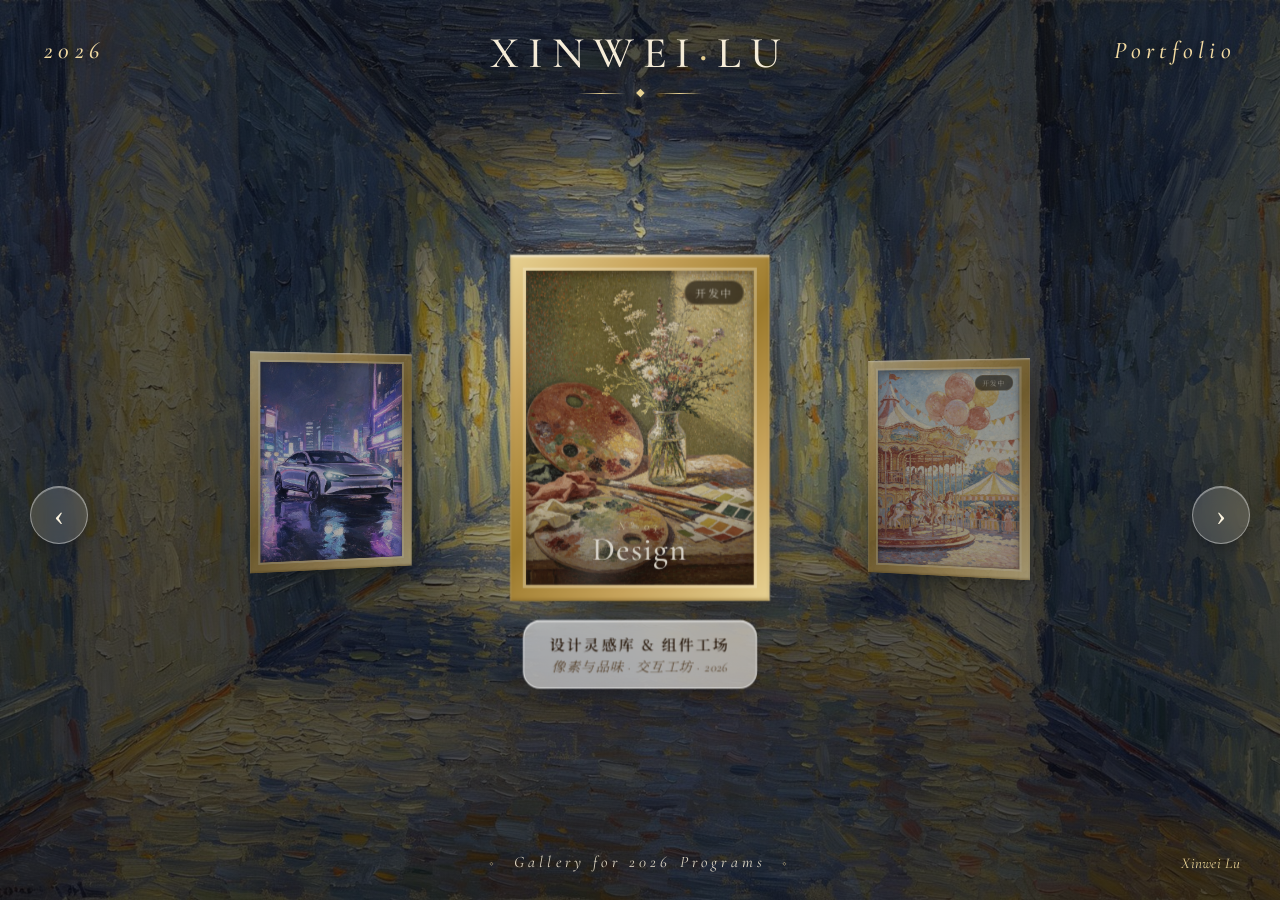
<file: index.html>
<!DOCTYPE html>
<html lang="zh-CN">
<head>
<meta charset="UTF-8">
<meta name="viewport" content="width=device-width, initial-scale=1.0">
<title>XINWEI.LU — Gallery for 2026 Programs</title>
<meta name="description" content="卢欣玮 Xinwei Lu / Caroline Lu — 一座可漫步的新印象派画廊：四幅画即四个入口。Gallery for 2026 Programs.">
<link href="https://fonts.googleapis.com/css2?family=Cormorant+Garamond:ital,wght@0,400;0,500;0,600;1,400;1,500&family=Noto+Serif+SC:wght@300;400;600&display=swap" rel="stylesheet">
<style>
*, *::before, *::after { margin: 0; padding: 0; box-sizing: border-box; }

:root {
  --gold: #c8a45c;
  --gold-light: #e8d293;
  --gold-deep: #9c7a2c;
  --cream: #f3ead6;
  --cam-ease: cubic-bezier(.22,.61,.36,1);
}

html, body { height: 100%; }
body {
  font-family: 'Cormorant Garamond', 'Noto Serif SC', Georgia, serif;
  color: #f0e6d2;
  overflow: hidden;
  position: relative;
  background-color: #141a2e;
}

/* painted starry-corridor backdrop (swap via --bg on .backdrop) */
.backdrop {
  position: fixed; inset: 0; z-index: 0; pointer-events: none;
  background-color: #141a2e;
  background-image:
    var(--bg, none),
    radial-gradient(ellipse 130% 95% at 50% 48%, #243463 0%, #182146 46%, #0d1226 100%);
  background-size: var(--bgs, cover), 100% 100%;
  background-position: center, 0 0;
  background-repeat: no-repeat, no-repeat;
}

/* dark mask + cursor-following spotlight (darkens background, lights where the cursor is) */
.lighting {
  position: fixed; inset: 0; z-index: 1; pointer-events: none;
  background:
    radial-gradient(circle 190px at var(--mx,50%) var(--my,44%), rgba(255,244,214,.16) 0%, transparent 60%),
    radial-gradient(circle 330px at var(--mx,50%) var(--my,44%), transparent 12%, rgba(4,6,14,.68) 90%);
}

/* ── 3D stage / carousel ── */
.stage {
  position: absolute; inset: 0;
  z-index: 2;
  perspective: 1400px;
  perspective-origin: 50% 46%;
  overflow: hidden;
  touch-action: pan-y;
}
.corridor {
  position: absolute; inset: 0;
  transform-style: preserve-3d;
  opacity: 0;
  animation: fadeIn 1.2s .15s ease forwards;
}

/* ── Artwork (a framed painting in the coverflow) ── */
.art {
  position: absolute;
  top: 56%; left: 50%;
  width: clamp(170px, 19vw, 280px);
  transform: translate(-50%, -50%);
  transform-style: preserve-3d;
  transition: transform .6s var(--cam-ease), opacity .6s ease, filter .5s ease;
  text-decoration: none; color: inherit; cursor: pointer;
  -webkit-tap-highlight-color: transparent;
  opacity: 0;
}
.art:not(.active) { filter: brightness(.8) saturate(.9); }
.art .wire { display: none; }

/* gilded frame */
.frame {
  position: relative;
  aspect-ratio: 3 / 4;
  padding: clamp(10px, 1.2vw, 16px);
  background:
    linear-gradient(135deg, var(--gold-light) 0%, var(--gold) 24%, var(--gold-deep) 50%, var(--gold) 74%, var(--gold-light) 100%);
  box-shadow:
    0 2px 2px rgba(255,255,255,.55) inset,
    0 -2px 3px rgba(120,90,30,.5) inset,
    18px 26px 44px -20px rgba(0,0,0,.7),
    0 0 50px -14px rgba(232,210,147,.22);
  transition: box-shadow .6s ease, filter .6s ease;
}
.frame::after {
  content:''; position:absolute; inset: clamp(10px,1.2vw,16px);
  border: 2px solid rgba(58,40,24,.30);
  box-shadow: 0 0 0 3px rgba(255,250,235,.3), inset 0 2px 8px rgba(40,28,16,.35);
  pointer-events: none; z-index: 5;
}
.art.active .frame {
  box-shadow:
    0 2px 2px rgba(255,255,255,.6) inset,
    0 -2px 3px rgba(120,90,30,.5) inset,
    24px 40px 64px -22px rgba(0,0,0,.72),
    0 0 100px -8px rgba(232,210,147,.5);
}

/* painted canvas */
.canvas {
  position: relative; width: 100%; height: 100%;
  overflow: hidden;
  background-color: #e9dcc0;
  background-image: var(--p, none);
  background-size: cover; background-position: center;
}
.canvas .zones { position: absolute; inset: -8%; }
.canvas .dots {
  position: absolute; inset: 0; opacity: .6;
  background-image:
    radial-gradient(circle at 50% 50%, rgba(200,164,92,.95) 0 1.4px, transparent 1.8px),
    radial-gradient(circle at 50% 50%, rgba(74,91,122,.85) 0 1.2px, transparent 1.6px),
    radial-gradient(circle at 50% 50%, rgba(255,250,235,.95) 0 1px, transparent 1.4px);
  background-size: 9px 9px, 11px 13px, 12px 11px;
  background-position: 0 0, 4px 6px, 6px 4px;
}
.art[data-has-img="1"] .zones, .art[data-has-img="1"] .dots { display: none; }
.z1 { background: linear-gradient(to top, #8fb0a8, #d9c79a 55%, #ead8b0); }
.z2 { background: linear-gradient(to top, #88965a, #c9b985 60%, #e6dcb6); }
.z3 { background: linear-gradient(135deg, #d8b48a, #cf9f86 50%, #c9b08a); }
.z4 { background: linear-gradient(to top, #d8a878, #e2bd8e 55%, #efd7ab); }
.z5 { background: linear-gradient(160deg, #1a1235 0%, #2d2060 35%, #4a3a9e 62%, #7c68d4 82%, #b8a8ee 100%); }

/* caption inside painting (only on the active/centered one) */
.canvas .caption {
  position: absolute; left: 0; right: 0; bottom: 0; z-index: 3;
  padding: 30% 10% 8%;
  background: linear-gradient(to top, rgba(26,16,6,.62), rgba(26,16,6,.15) 55%, transparent);
  color: #f7efdc; text-align: center;
  opacity: 0; transition: opacity .5s ease;
}
.art.active .canvas .caption { opacity: 1; }
.canvas .caption .no { font-style: italic; font-size: 11px; letter-spacing: .34em; color: var(--gold-light); }
.canvas .caption .ttl { font-size: clamp(22px, 2.4vw, 32px); font-weight: 500; letter-spacing: .04em; line-height: 1.05; text-shadow: 0 2px 12px rgba(0,0,0,.45); }

.canvas .sheen {
  position:absolute; inset:0; z-index:4; pointer-events:none;
  background: linear-gradient(108deg, transparent 38%, rgba(255,255,255,.20) 50%, transparent 64%);
  opacity:.4; transition: opacity .5s ease;
}
.art.active .canvas .sheen { opacity: .7; }

/* frosted-glass intro card (only under the active painting) */
.plaque {
  margin: 18px auto 0; width: max-content; max-width: 96%;
  padding: 11px 24px; text-align: center; border-radius: 16px;
  background: rgba(255,254,250,.58);
  -webkit-backdrop-filter: blur(16px) saturate(1.3); backdrop-filter: blur(16px) saturate(1.3);
  border: 1px solid rgba(255,255,255,.7);
  box-shadow: 0 10px 30px -12px rgba(0,0,0,.55), 0 1px 0 rgba(255,255,255,.4) inset;
  opacity: 0; transform: translateY(12px); transition: opacity .5s ease, transform .5s ease;
  pointer-events: none;
}
.art.active .plaque { opacity: 1; transform: translateY(0); }
.plaque .pt { font-family: 'Noto Serif SC', serif; font-weight: 600; font-size: clamp(12px,1.1vw,14px); letter-spacing: .14em; color: #2c1d10; }
.plaque .pm { font-style: italic; font-size: clamp(10px,1vw,12.5px); letter-spacing: .04em; color: #5a4630; margin-top: 2px; }

/* coming-soon wax seal */
.seal {
  position: absolute; top: -12px; right: -8px; z-index: 12;
  width: 50px; height: 50px; border-radius: 50%; display: grid; place-items: center;
  font-family: 'Cormorant Garamond', serif; font-style: italic; font-size: 9px; line-height: 1.05; text-align: center; letter-spacing: .06em;
  color: #f7efdc; background: radial-gradient(circle at 38% 32%, #b9573f, #8f3a28 70%);
  box-shadow: 0 6px 14px -5px rgba(80,30,18,.7), 0 1px 2px rgba(255,255,255,.3) inset;
  transform: rotate(-12deg);
}
.art.soon .canvas { filter: saturate(.78) brightness(.97); }

/* wip / under-development ribbon */
.wip-tag {
  position: absolute; top: 9px; right: 9px; z-index: 12;
  padding: 3px 10px; border-radius: 20px;
  font-family: 'Noto Serif SC', serif; font-size: 10px; letter-spacing: .14em; font-weight: 400;
  color: rgba(243,234,214,.88); background: rgba(18,12,4,.62);
  border: 1px solid rgba(200,164,92,.38);
  backdrop-filter: blur(6px);
  pointer-events: none;
}
.art.wip .canvas { filter: saturate(.68) brightness(.88); }

/* ── navigation bubble arrows ── */
.nav-arrow {
  position: fixed; top: 54%; z-index: 35;
  width: 58px; height: 58px; border-radius: 50%;
  border: 1px solid rgba(255,255,255,.4);
  background: rgba(255,252,247,.14);
  -webkit-backdrop-filter: blur(9px); backdrop-filter: blur(9px);
  color: #fbf3df; font-size: 30px; line-height: 1; font-family: Georgia, serif;
  display: grid; place-items: center; cursor: pointer;
  box-shadow: 0 8px 22px -8px rgba(0,0,0,.55), 0 1px 0 rgba(255,255,255,.35) inset;
  animation: bubble 2.6s ease-in-out infinite;
  transition: background .3s ease, border-color .3s ease;
}
.nav-arrow:hover { background: rgba(255,252,247,.3); border-color: rgba(255,255,255,.7); }
.nav-arrow.left  { left: 30px; }
.nav-arrow.right { right: 30px; animation-delay: 1.3s; }
@keyframes bubble {
  0%,100% { transform: translateY(-50%) scale(1); }
  50%     { transform: translateY(-58%) scale(1.08); }
}

/* ── overlays ── */
.corner-left, .corner-right {
  position: fixed; top: 36px; z-index: 30;
  font-style: italic; font-size: clamp(18px, 2vw, 24px); font-weight: 500;
  letter-spacing: .22em; color: #f3dba2;
  text-shadow: 0 2px 16px rgba(0,0,0,.8);
  opacity: 0; animation: fadeUp .9s .3s ease forwards;
}
.corner-left { left: 44px; }
.corner-right { right: 44px; }

.masthead-center {
  position: fixed; top: 26px; left: 50%; transform: translateX(-50%); z-index: 30;
  text-align: center; opacity: 0; animation: fadeIn 1s .15s ease forwards;
}
.masthead-center .name {
  font-size: clamp(26px, 3.6vw, 44px); font-weight: 500; letter-spacing: .2em;
  color: #f5ecd8; text-shadow: 0 2px 22px rgba(0,0,0,.75);
}
.masthead-center .name .sep { color: var(--gold-light); }
.masthead-center .r { display:flex; align-items:center; gap:12px; justify-content:center; margin-top:10px; }
.masthead-center .r::before, .masthead-center .r::after { content:''; width:48px; height:1px; background: linear-gradient(90deg, transparent, var(--gold-light), transparent); }
.masthead-center .r .lz { width:6px; height:6px; background: var(--gold-light); transform: rotate(45deg); box-shadow: 0 0 8px rgba(232,210,147,.6); }

@keyframes fadeUp { from {opacity:0; transform: translateY(12px);} to {opacity:1; transform: translateY(0);} }
@keyframes fadeIn { from {opacity:0;} to {opacity:1;} }

.hint {
  position: fixed; bottom: 28px; left: 50%; transform: translateX(-50%); z-index: 30;
  font-style: italic; font-size: clamp(13px,1.4vw,16px); letter-spacing: .26em; color: rgba(243,234,214,.9);
  text-shadow: 0 1px 14px rgba(0,0,0,.7);
  opacity: 0; animation: fade 1s 1.1s ease forwards; --tx: -50%;
}
.hint .s { color: var(--gold-light); }
.colophon {
  position: fixed; bottom: 28px; right: 40px; z-index: 30;
  font-style: italic; font-size: 15px; letter-spacing: .02em; color: var(--gold-light);
  text-shadow: 0 1px 12px rgba(0,0,0,.7);
  opacity: 0; animation: fade 1s 1.3s ease forwards;
}
@keyframes fade { from { opacity:0; transform: translateY(10px) translateX(var(--tx,0)); } to { opacity:1; } }

/* ── dive-in transition ── */
#veil { position: fixed; inset: 0; z-index: 80; pointer-events: none; opacity: 0; }
#veil.on { pointer-events: all; animation: bloom .8s ease-in forwards; }
@keyframes bloom {
  0% { opacity:0; background: radial-gradient(circle at var(--ox,50%) var(--oy,50%), rgba(232,210,147,0) 0%, rgba(243,234,214,0) 0%); }
  40% { opacity:1; background: radial-gradient(circle at var(--ox,50%) var(--oy,50%), rgba(232,210,147,.75) 0%, rgba(243,234,214,.9) 44%, rgba(243,234,214,0) 74%); }
  100% { opacity:1; background: radial-gradient(circle at var(--ox,50%) var(--oy,50%), rgba(243,234,214,1) 0%, rgba(243,234,214,1) 100%); }
}
.art.diving { z-index: 60; animation: dive .8s var(--cam-ease) forwards; }
@keyframes dive { to { transform: translate(-50%,-50%) translateY(-44px) translateZ(820px) scale(1.5); opacity: 0; } }
.corridor.receding .art:not(.diving) { transition: opacity .55s ease, filter .55s ease; opacity: .15; filter: blur(3px); }

/* ── responsive (keeps the carousel; tunes sizes) ── */
@media (max-width: 880px) {
  .art { width: clamp(150px, 46vw, 250px); }
  .nav-arrow { width: 46px; height: 46px; font-size: 24px; }
  .nav-arrow.left { left: 8px; } .nav-arrow.right { right: 8px; }
  .corner-left, .corner-right { font-size: 15px; top: 18px; }
  .corner-left { left: 16px; } .corner-right { right: 16px; }
  .masthead-center { top: 16px; }
  .masthead-center .name { letter-spacing: .12em; }
  .hint { bottom: 16px; letter-spacing: .14em; }
  .colophon { display: none; }
}
@media (prefers-reduced-motion: reduce) {
  .nav-arrow { animation: none; }
  .corridor, .art, .masthead-center, .corner-left, .corner-right, .hint, .colophon { animation-duration: .01ms !important; opacity: 1; }
}
</style>
</head>
<body>

<div class="backdrop" style="--bg:url('assets/bg/corridor.jpg')"></div>
<div class="lighting"></div>

<div class="corner-left">2026</div>
<div class="corner-right">Portfolio</div>
<header class="masthead-center">
  <div class="name">XINWEI<span class="sep">·</span>LU</div>
  <div class="r"><span class="lz"></span></div>
</header>

<main class="stage">
  <div class="corridor" id="corridor">

    <!-- No.01 AI Trends -->
    <a class="art" href="./ai-trends/index.html" data-module="AI Trends" data-has-img="1" style="--p:url('assets/paintings/p1.jpg')">
      <div class="frame"><div class="canvas">
        <div class="zones z1"></div><div class="dots"></div><div class="sheen"></div>
        <div class="caption"><div class="no">N&deg; 01</div><div class="ttl">AI Trends</div></div>
      </div></div>
      <div class="plaque"><div class="pt">行业全景情报站</div><div class="pm">数据与时间 · 综合媒介 · 2026</div></div>
    </a>

    <!-- No.02 MY App -->
    <a class="art" href="./my/dashboard.html" data-module="MY App" data-has-img="1" style="--p:url('assets/paintings/p2.jpg?v=2')">
      <div class="frame"><div class="canvas">
        <div class="zones z2"></div><div class="dots"></div><div class="sheen"></div>
        <div class="caption"><div class="no">N&deg; 02</div><div class="ttl">MY App</div></div>
      </div></div>
      <div class="plaque"><div class="pt">ME, reflected in YOU</div><div class="pm">代码与情感 · 交互装置 · 2026</div></div>
    </a>

    <!-- No.03 Design -->
    <a class="art wip" href="./coming-soon.html?m=Design" data-module="Design" data-has-img="1" style="--p:url('assets/paintings/p3.jpg')">
      <div class="frame"><div class="canvas">
        <div class="zones z3"></div><div class="dots"></div><div class="sheen"></div>
        <div class="wip-tag">开发中</div>
        <div class="caption"><div class="no">N&deg; 03</div><div class="ttl">Design</div></div>
      </div></div>
      <div class="plaque"><div class="pt">设计灵感库 & 组件工场</div><div class="pm">像素与品味 · 交互工坊 · 2026</div></div>
    </a>

    <!-- No.04 Toy -->
    <a class="art wip" href="./coming-soon.html?m=Toy" data-module="Toy" data-has-img="1" style="--p:url('assets/paintings/p4.jpg')">
      <div class="frame"><div class="canvas">
        <div class="zones z4"></div><div class="dots"></div><div class="sheen"></div>
        <div class="wip-tag">开发中</div>
        <div class="caption"><div class="no">N&deg; 04</div><div class="ttl">Toy</div></div>
      </div></div>
      <div class="plaque"><div class="pt">潮玩设计工作台</div><div class="pm">树脂与想象 · 设计工作台 · 2026</div></div>
    </a>

    <!-- No.05 PCAA Research -->
    <a class="art" href="https://carolineluu0916.github.io/pcaa/" data-module="PCAA" data-has-img="1" style="--p:url('assets/paintings/p5.jpg')" target="_blank" rel="noopener">
      <div class="frame"><div class="canvas">
        <div class="zones z5"></div>
        <div class="dots" style="opacity:.25;background-image:radial-gradient(circle at 50% 50%,rgba(180,160,255,.9) 0 1.2px,transparent 1.6px),radial-gradient(circle at 50% 50%,rgba(100,80,220,.7) 0 1px,transparent 1.4px);background-size:8px 8px,13px 11px;"></div>
        <div class="sheen"></div>
        <div class="caption"><div class="no">N&deg; 05</div><div class="ttl">PCAA</div></div>
      </div></div>
      <div class="plaque"><div class="pt">人格约束 · Agent 研究</div><div class="pm">代码与实验 · 学术原型 · 2026</div></div>
    </a>

  </div>
</main>

<button class="nav-arrow left" id="navL" aria-label="上一幅">&#8249;</button>
<button class="nav-arrow right" id="navR" aria-label="下一幅">&#8250;</button>

<p class="hint"><span class="s">◇</span>&nbsp; Gallery for 2026 Programs &nbsp;<span class="s">◇</span></p>
<footer class="colophon">Xinwei&nbsp;Lu</footer>

<div id="veil"></div>

<script>
(function () {
  "use strict";
  var stage = document.querySelector('.stage');
  var corridor = document.getElementById('corridor');
  var veil = document.getElementById('veil');
  var arts = [].slice.call(document.querySelectorAll('.art'));
  var N = arts.length;
  var reduce = matchMedia('(prefers-reduced-motion: reduce)').matches;
  var current = 0, auto = null;

  // cursor-following spotlight on the dark background
  var light = document.querySelector('.lighting');
  if (!reduce && matchMedia('(pointer:fine)').matches) {
    var lmx = window.innerWidth * 0.5, lmy = window.innerHeight * 0.44, tmx = lmx, tmy = lmy;
    window.addEventListener('mousemove', function (e) { tmx = e.clientX; tmy = e.clientY; }, { passive: true });
    (function spot() {
      lmx += (tmx - lmx) * 0.12; lmy += (tmy - lmy) * 0.12;
      light.style.setProperty('--mx', lmx.toFixed(1) + 'px');
      light.style.setProperty('--my', lmy.toFixed(1) + 'px');
      requestAnimationFrame(spot);
    })();
  }

  function layout() {
    var SP = Math.min(window.innerWidth * 0.30, 340);
    arts.forEach(function (art, i) {
      var off = i - current;
      if (off >  N / 2) off -= N;
      if (off < -N / 2) off += N;
      var a = Math.abs(off), back = (a === 2);
      var x  = back ? 0 : off * SP;
      var z  = a === 0 ? 90 : (a === 1 ? -150 : -380);
      var ry = (off === 0 || back) ? 0 : (off > 0 ? -26 : 26);
      var sc = a === 0 ? 1 : (a === 1 ? 0.74 : 0.5);
      var y  = a === 0 ? -36 : (back ? 6 : 0);
      var op = a === 0 ? 1 : (a === 1 ? 0.82 : 0.32);
      art.style.transform = 'translate(-50%,-50%) translateX(' + x.toFixed(1) + 'px) translateY(' + y + 'px) translateZ(' + z + 'px) rotateY(' + ry + 'deg) scale(' + sc + ')';
      art.style.opacity = String(op);
      art.style.zIndex = String(100 - a);
      art.classList.toggle('active', off === 0);
    });
  }
  function go(dir) { current = (current + dir + N) % N; layout(); }
  function toIndex(i) { current = ((i % N) + N) % N; layout(); }

  function stopAuto() { if (auto) { clearInterval(auto); auto = null; } }
  function startAuto() { if (reduce) return; stopAuto(); auto = setInterval(function () { go(1); }, 6000); }

  document.getElementById('navL').addEventListener('click', function () { stopAuto(); go(-1); });
  document.getElementById('navR').addEventListener('click', function () { stopAuto(); go(1); });

  window.addEventListener('keydown', function (e) {
    if (e.key === 'ArrowLeft') { stopAuto(); go(-1); }
    else if (e.key === 'ArrowRight') { stopAuto(); go(1); }
  });

  var wheelLock = false;
  stage.addEventListener('wheel', function (e) {
    var d = Math.abs(e.deltaX) > Math.abs(e.deltaY) ? e.deltaX : e.deltaY;
    if (Math.abs(d) < 6) return;
    e.preventDefault();
    if (wheelLock) return;
    wheelLock = true; stopAuto(); go(d > 0 ? 1 : -1);
    setTimeout(function () { wheelLock = false; }, 480);
  }, { passive: false });

  var dragX = null, moved = false;
  stage.addEventListener('pointerdown', function (e) { dragX = e.clientX; moved = false; });
  window.addEventListener('pointermove', function (e) { if (dragX !== null && Math.abs(e.clientX - dragX) > 8) moved = true; });
  window.addEventListener('pointerup', function (e) {
    if (dragX === null) return;
    var dx = e.clientX - dragX; dragX = null;
    if (Math.abs(dx) > 50) { stopAuto(); go(dx < 0 ? 1 : -1); }
  });

  arts.forEach(function (art, i) {
    art.addEventListener('click', function (e) {
      if (moved) { e.preventDefault(); return; }
      if (!art.classList.contains('active')) { e.preventDefault(); stopAuto(); toIndex(i); return; }
      if (art.classList.contains('soon')) {
        e.preventDefault();
        var seal = art.querySelector('.seal');
        if (seal) seal.animate(
          [{ transform: 'rotate(-12deg) scale(1)' }, { transform: 'rotate(-12deg) scale(1.2)' }, { transform: 'rotate(-12deg) scale(1)' }],
          { duration: 380, easing: 'ease-out' });
        return;
      }
      var href = art.getAttribute('href');
      if (!href) return;
      e.preventDefault(); stopAuto();
      var r = art.getBoundingClientRect();
      veil.style.setProperty('--ox', (r.left + r.width / 2) + 'px');
      veil.style.setProperty('--oy', (r.top + r.height / 2) + 'px');
      corridor.classList.add('receding');
      art.classList.add('diving');
      veil.classList.add('on');
      setTimeout(function () { window.location.href = href; }, reduce ? 0 : 720);
    });
  });

  window.addEventListener('resize', layout);
  layout();
  startAuto();
})();
</script>

</body>
</html>
</file>
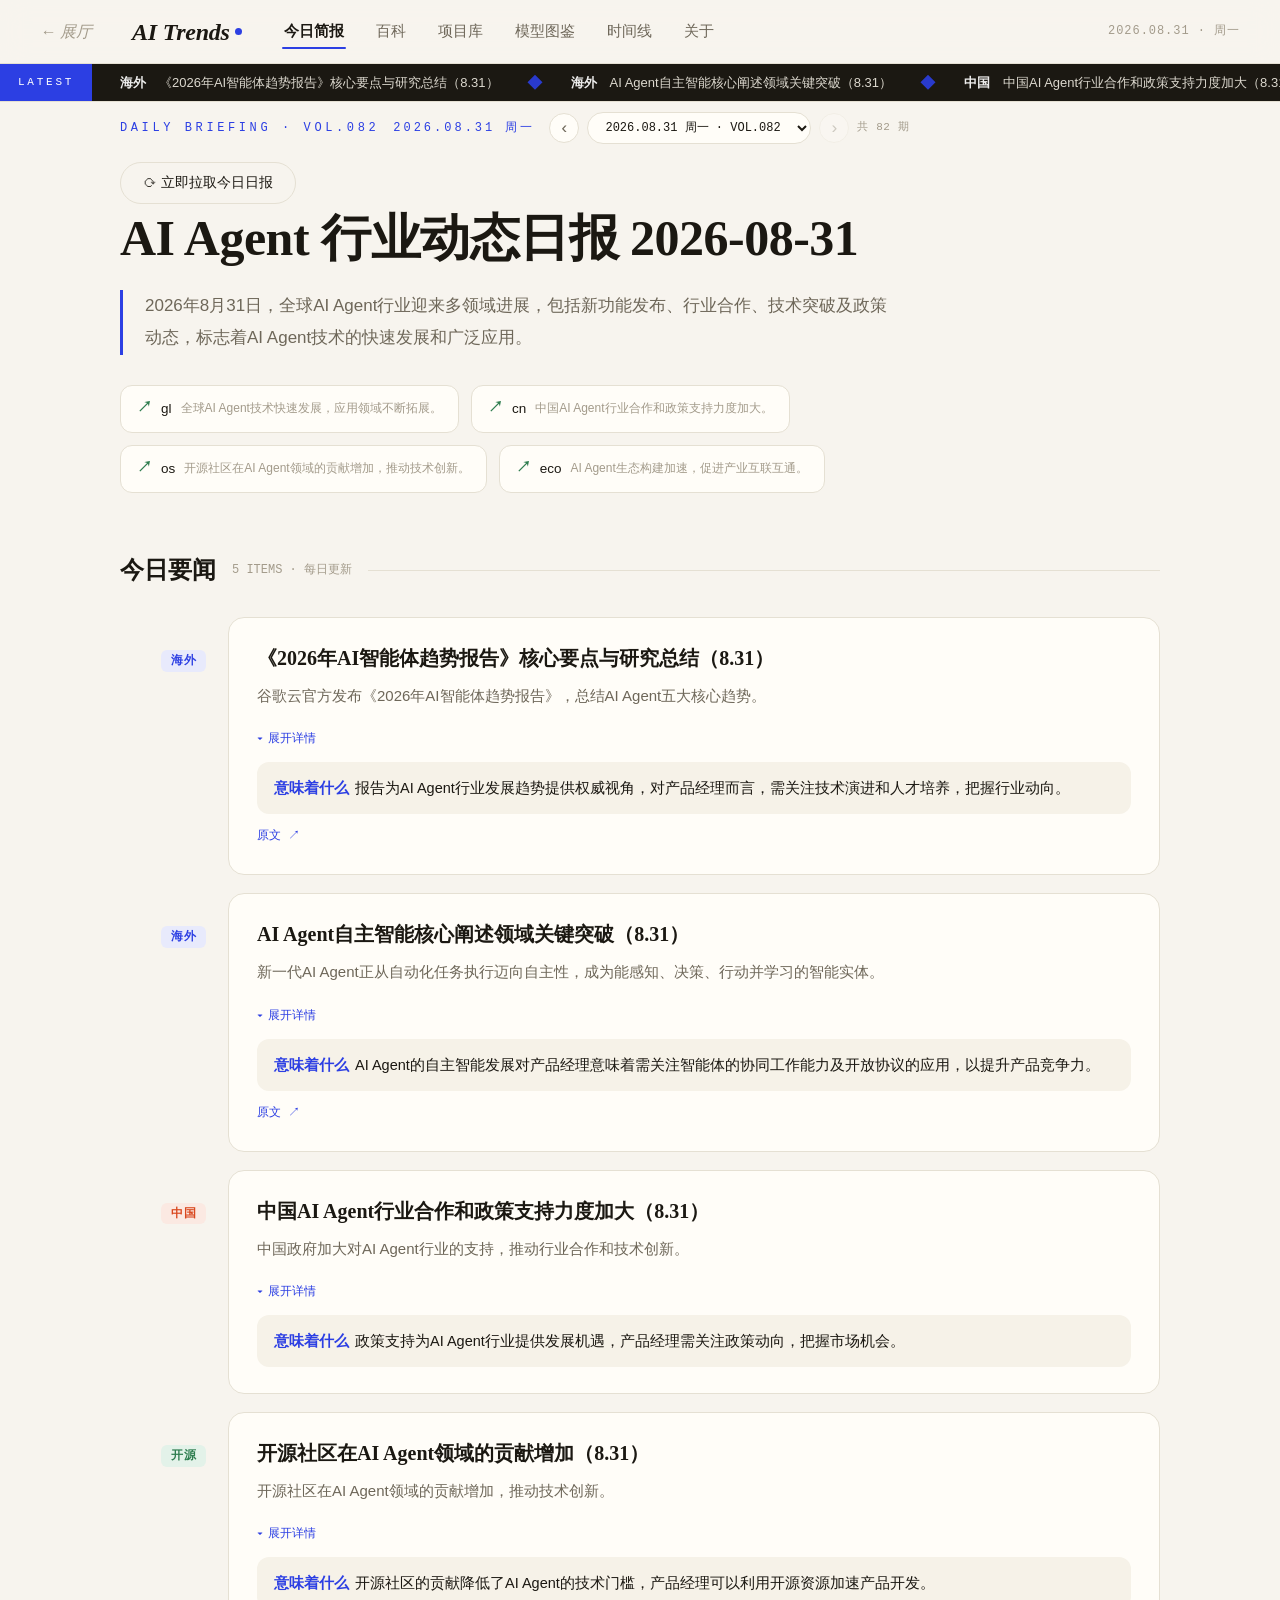
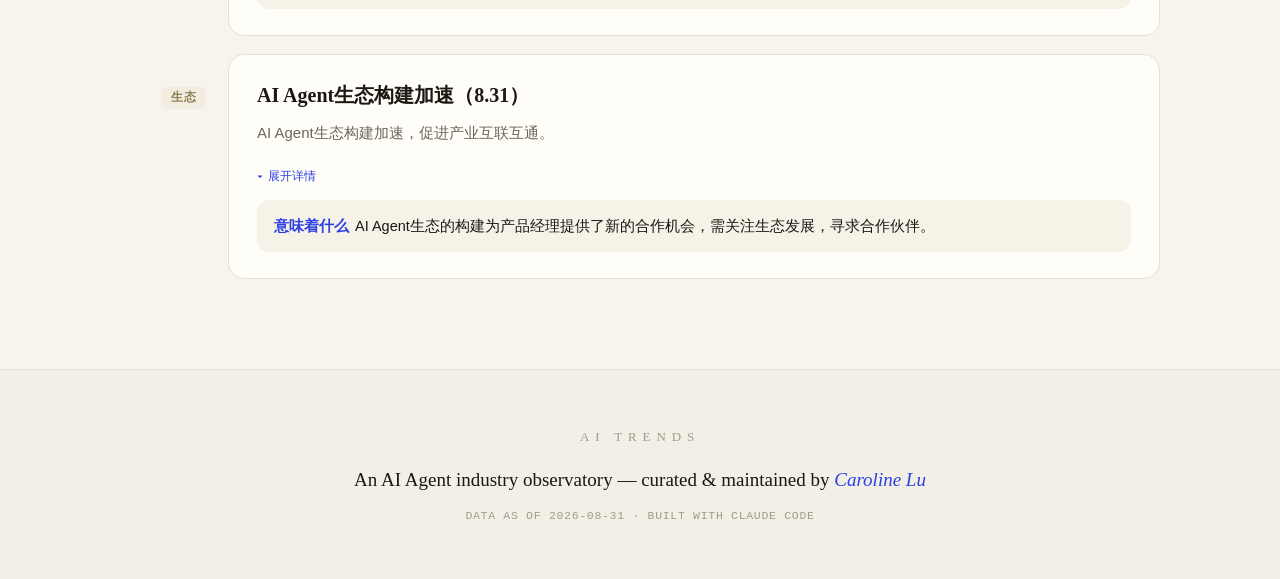
<file: ai-trends/index.html>
﻿<!DOCTYPE html>
<html lang="zh-CN">
<head>
<meta charset="UTF-8">
<meta name="viewport" content="width=device-width, initial-scale=1.0">
<title>AI Trends — AI Agent 行业观察 · by Caroline Lu</title>
<meta name="description" content="AI Agent 行业动态日报、GitHub 高星项目精选、百科与大事件时间线。Curated by Caroline Lu.">
<link rel="stylesheet" href="css/style.css?v=202608310801">
<link rel="stylesheet" href="css/sections.css?v=202608310801">
</head>
<body>

<header class="nav" id="nav">
  <a class="gallery-home" href="../index.html" title="返回展厅" style="display:inline-flex;align-items:center;gap:6px;text-decoration:none;color:var(--ink-3);font-family:var(--font-display);font-style:italic;font-size:16px;white-space:nowrap;transition:color .3s var(--ease)" onmouseover="this.style.color='var(--ink)'" onmouseout="this.style.color='var(--ink-3)'">← 展厅</a>
  <a class="brand" href="#/daily">
    <span class="brand-name">AI&nbsp;Trends</span>
    <span class="brand-dot"></span>
  </a>
  <nav class="nav-links" id="navLinks">
    <a href="#/daily" data-route="daily">今日简报</a>
    <a href="#/wiki" data-route="wiki">百科</a>
    <a href="#/repos" data-route="repos">项目库</a>
    <a href="#/models" data-route="models">模型图鉴</a>
    <a href="#/timeline" data-route="timeline">时间线</a>
    <a href="#/about" data-route="about">关于</a>
    <span class="nav-ink" id="navInk"></span>
  </nav>
  <div class="nav-meta">
    <span class="nav-date" id="navDate"></span>
  </div>
</header>

<div class="ticker-wrap" id="tickerWrap">
  <div class="ticker-label">LATEST</div>
  <div class="ticker" id="ticker"><div class="ticker-track" id="tickerTrack"></div></div>
</div>

<main id="view" class="view"></main>

<footer class="footer">
  <div class="footer-inner">
    <div class="footer-brand">AI&nbsp;TRENDS</div>
    <p class="footer-line">An AI Agent industry observatory — curated &amp; maintained by <em>Caroline Lu</em></p>
    <p class="footer-sub" id="footerDate"></p>
  </div>
</footer>

<div class="modal-mask" id="modalMask" hidden>
  <div class="modal" role="dialog" aria-modal="true">
    <button class="modal-close" id="modalClose" aria-label="关闭">×</button>
    <div class="modal-body" id="modalBody"></div>
  </div>
</div>

<button class="to-top" id="toTop" aria-label="回到顶部">↑</button>

<script src="js/data-reports.js?v=202608310801"></script>
<script src="js/data-wiki.js?v=202608310801"></script>
<script src="js/data-repos.js?v=202608310801"></script>
<script src="js/data-skills.js?v=202608310801"></script>
<script src="js/data-models.js?v=202608310801"></script>
<script src="js/data-timeline.js?v=202608310801"></script>
<script src="js/app.js?v=202608310801"></script>
</body>
</html>
</file>
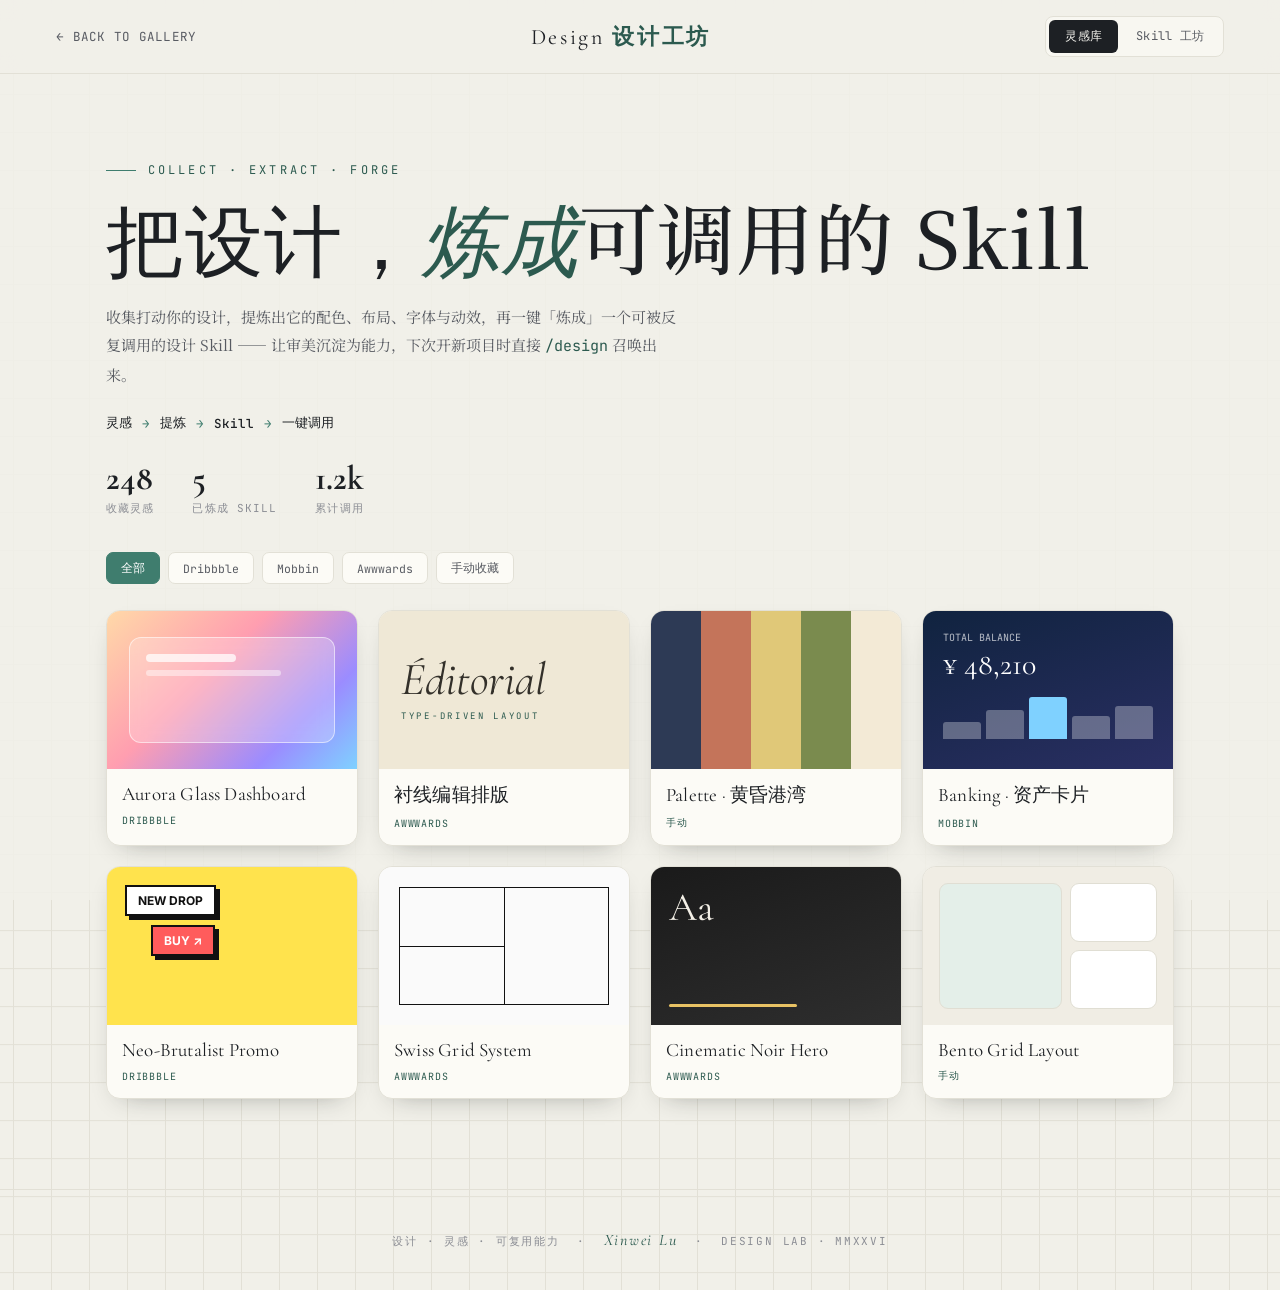
<file: design/index.html>
<!DOCTYPE html>
<html lang="zh-CN">
<head>
<meta charset="UTF-8">
<meta name="viewport" content="width=device-width, initial-scale=1.0">
<title>Design · 设计工坊 — XINWEI.LU</title>
<meta name="description" content="收集灵感 → 提炼本质 → 炼成可调用的设计 Skill。一座把品味变成能力的设计实验室。">
<link href="https://fonts.googleapis.com/css2?family=Cormorant+Garamond:ital,wght@0,400;0,500;0,600;1,400;1,500&family=Noto+Serif+SC:wght@300;400;500;600&family=Inter:wght@400;500;600&family=JetBrains+Mono:wght@400;500&display=swap" rel="stylesheet">
<style>
*,*::before,*::after{margin:0;padding:0;box-sizing:border-box}
:root{
  --ink:#1d2024; --ink-soft:#585b62; --ink-faint:#8b8d94; --line:#e2e0d6;
  --paper:#f1f0e9; --paper-2:#f8f7f1; --card:#fcfbf6;
  --sage:#3f7d6e; --sage-deep:#2c5a4f; --sage-soft:#e4efe9; --gold:#b89548;
  --mono:'JetBrains Mono',ui-monospace,monospace;
  --shadow:0 22px 60px -30px rgba(28,34,30,.55); --shadow-sm:0 10px 26px -16px rgba(28,34,30,.45);
}
html{scroll-behavior:smooth}
body{font-family:'Inter','Noto Serif SC',sans-serif;background:var(--paper);color:var(--ink);min-height:100vh;-webkit-font-smoothing:antialiased;
  background-image:linear-gradient(var(--line) 1px,transparent 1px),linear-gradient(90deg,var(--line) 1px,transparent 1px);
  background-size:38px 38px;background-position:center;}
body::before{content:'';position:fixed;inset:0;background:var(--paper);opacity:.86;z-index:-1}
::selection{background:var(--sage-soft)}

.nav{position:sticky;top:0;z-index:40;display:flex;align-items:center;justify-content:space-between;padding:16px clamp(20px,5vw,56px);backdrop-filter:blur(12px);background:rgba(241,240,233,.82);border-bottom:1px solid var(--line)}
.back{display:inline-flex;align-items:center;gap:8px;text-decoration:none;color:var(--ink-soft);font-family:var(--mono);font-size:12.5px;letter-spacing:.02em;transition:.3s}
.back:hover{color:var(--sage-deep);gap:12px}
.brand{font-family:'Cormorant Garamond',serif;font-size:22px;letter-spacing:.12em}
.brand b{color:var(--sage-deep);font-weight:600}
.tabs{display:flex;gap:2px;background:var(--paper-2);border:1px solid var(--line);border-radius:8px;padding:3px}
.tab{border:none;background:none;font-family:var(--mono);font-size:12px;color:var(--ink-soft);padding:8px 16px;border-radius:6px;cursor:pointer;transition:.3s;letter-spacing:.02em}
.tab.on{background:var(--ink);color:var(--paper-2)}

.hero{padding:clamp(44px,7vw,88px) clamp(20px,5vw,56px) clamp(18px,3vw,30px);max-width:1180px;margin:0 auto}
.hero .eyebrow{font-family:var(--mono);font-size:12px;letter-spacing:.26em;color:var(--sage-deep);text-transform:uppercase;margin-bottom:18px;display:flex;align-items:center;gap:12px}
.hero .eyebrow::before{content:'';width:30px;height:1px;background:var(--sage)}
.hero h1{font-family:'Cormorant Garamond',serif;font-weight:500;font-size:clamp(42px,6.4vw,78px);line-height:1;letter-spacing:.01em}
.hero h1 em{font-style:italic;color:var(--sage-deep)}
.hero h1 .cn{font-family:'Noto Serif SC',serif;font-weight:500}
.hero p{margin-top:20px;max-width:580px;color:var(--ink-soft);font-family:'Noto Serif SC',serif;line-height:1.85;font-size:15px}
.pipe{display:flex;align-items:center;gap:10px;margin-top:26px;flex-wrap:wrap;font-family:var(--mono);font-size:12.5px;color:var(--ink-soft)}
.pipe b{color:var(--ink);font-weight:500}.pipe .arr{color:var(--sage)}
.stats{display:flex;gap:38px;margin-top:30px;flex-wrap:wrap}
.stat b{font-family:'Cormorant Garamond',serif;font-size:34px;display:block;line-height:1}
.stat span{font-family:var(--mono);font-size:11px;color:var(--ink-faint);letter-spacing:.1em;text-transform:uppercase}

main{max-width:1180px;margin:0 auto;padding:0 clamp(20px,5vw,56px) 90px}
.panel{display:none;animation:rise .55s ease}.panel.on{display:block}
@keyframes rise{from{opacity:0;transform:translateY(14px)}to{opacity:1;transform:translateY(0)}}

.filters{display:flex;flex-wrap:wrap;gap:8px;margin:6px 0 26px}
.chip{border:1px solid var(--line);background:var(--card);color:var(--ink-soft);font-family:var(--mono);font-size:11.5px;padding:7px 14px;border-radius:7px;cursor:pointer;transition:.25s}
.chip:hover{border-color:var(--sage)}
.chip.on{background:var(--sage);border-color:var(--sage);color:#fff}

.grid{display:grid;grid-template-columns:repeat(auto-fill,minmax(244px,1fr));gap:20px}
.icard{background:var(--card);border:1px solid var(--line);border-radius:14px;overflow:hidden;box-shadow:var(--shadow-sm);transition:transform .4s cubic-bezier(.2,.7,.2,1),box-shadow .4s,border-color .4s;cursor:pointer;position:relative}
.icard:hover{transform:translateY(-5px);box-shadow:var(--shadow);border-color:var(--sage)}
.pv{height:158px;position:relative}
.imeta{padding:13px 15px 15px}
.imeta .t{font-family:'Cormorant Garamond',serif;font-size:19px;letter-spacing:.01em}
.imeta .row{display:flex;align-items:center;justify-content:space-between;margin-top:8px}
.src{font-family:var(--mono);font-size:10px;letter-spacing:.08em;text-transform:uppercase;color:var(--sage-deep)}
.imeta .open{font-family:var(--mono);font-size:10px;color:var(--ink-faint);opacity:0;transition:.3s}
.icard:hover .imeta .open{opacity:1}

/* specimen previews */
.pv-aurora{background:linear-gradient(135deg,#ffd9a8,#ff9eb0 40%,#9b8cff 75%,#7fd1ff)}
.pv-aurora .glass{position:absolute;inset:26px 22px;border-radius:12px;background:rgba(255,255,255,.24);backdrop-filter:blur(8px);border:1px solid rgba(255,255,255,.55)}
.pv-aurora .glass::before{content:'';position:absolute;top:16px;left:16px;width:44%;height:8px;border-radius:4px;background:rgba(255,255,255,.75)}
.pv-aurora .glass::after{content:'';position:absolute;top:32px;left:16px;width:66%;height:6px;border-radius:4px;background:rgba(255,255,255,.45)}
.pv-edit{background:#efe8d6;display:flex;flex-direction:column;justify-content:center;padding:0 22px}
.pv-edit .big{font-family:'Cormorant Garamond',serif;font-size:46px;font-style:italic;color:#33302a;line-height:.95}
.pv-edit .sm{font-family:var(--mono);font-size:9px;letter-spacing:.3em;color:var(--sage-deep);margin-top:8px}
.pv-pal{display:flex}.pv-pal i{flex:1}
.pv-fin{background:linear-gradient(160deg,#10233f,#2a2f63);padding:20px;color:#fff}
.pv-fin .bal{font-family:var(--mono);font-size:10px;opacity:.7}.pv-fin .num{font-family:'Cormorant Garamond',serif;font-size:30px;margin-top:2px}
.pv-fin .bars{display:flex;gap:5px;align-items:flex-end;height:42px;margin-top:14px}
.pv-fin .bars i{flex:1;background:rgba(255,255,255,.3);border-radius:3px 3px 0 0}.pv-fin .bars i:nth-child(3){background:#7fd1ff}
.pv-bruta{background:#ffe34d;padding:18px;display:flex;flex-direction:column;gap:9px}
.pv-bruta .blk{background:#fff;border:2.5px solid #111;padding:6px 11px;font-weight:700;color:#111;box-shadow:4px 4px 0 #111;font-size:12px;width:max-content}
.pv-bruta .blk.b2{background:#ff5c5c;color:#fff;margin-left:26px}
.pv-clay{background:#eceaf6;display:grid;place-items:center}.pv-clay .blob{width:80px;height:80px;border-radius:26px;background:linear-gradient(145deg,#cfc6f0,#a99fe0);box-shadow:9px 9px 18px #c4bcd8,-9px -9px 18px #fff}
.pv-mono{background:#fafafa;position:relative}.pv-mono::before{content:'';position:absolute;inset:20px;border:1px solid #111}.pv-mono::after{content:'';position:absolute;left:50%;top:20px;bottom:20px;width:1px;background:#111}.pv-mono i{position:absolute;left:20px;right:50%;top:50%;height:1px;background:#111}
.pv-motion{background:#0e1320;display:grid;place-items:center}
.pv-noir{background:linear-gradient(160deg,#1a1a1a,#2e2e2e);display:flex;align-items:flex-end;padding:18px}.pv-noir .l{height:3px;background:#e8c264;width:60%;border-radius:2px}.pv-noir::after{content:'Aa';position:absolute;top:16px;left:18px;font-family:'Cormorant Garamond',serif;font-size:40px;color:#f3efe6}
.pv-bento{background:#f0ede4;display:grid;grid-template-columns:1.4fr 1fr;grid-template-rows:1fr 1fr;gap:8px;padding:16px}.pv-bento i{background:#fff;border:1px solid #e0ded3;border-radius:9px}.pv-bento i:first-child{grid-row:span 2;background:var(--sage-soft)}

/* skill cards */
.sgrid{display:grid;grid-template-columns:repeat(auto-fill,minmax(280px,1fr));gap:20px}
.skill{background:var(--card);border:1px solid var(--line);border-radius:14px;padding:20px;box-shadow:var(--shadow-sm);transition:transform .35s,box-shadow .35s,border-color .35s;cursor:pointer;position:relative;overflow:hidden}
.skill:hover{transform:translateY(-5px);box-shadow:var(--shadow);border-color:var(--sage)}
.skill.fresh{animation:pop .6s ease}@keyframes pop{0%{transform:scale(.9);opacity:0}60%{transform:scale(1.02)}100%{transform:scale(1);opacity:1}}
.skill .ic{width:42px;height:42px;border-radius:11px;background:var(--sage-soft);display:grid;place-items:center;font-size:20px;margin-bottom:14px}
.skill .nm{font-family:var(--mono);font-size:14px;font-weight:500;color:var(--ink)}
.skill .ds{font-size:12.5px;color:var(--ink-soft);line-height:1.6;margin-top:7px;min-height:38px}
.skill .foot{display:flex;align-items:center;justify-content:space-between;margin-top:14px;padding-top:12px;border-top:1px dashed var(--line)}
.skill .prod{font-family:var(--mono);font-size:10px;color:var(--sage-deep);background:var(--sage-soft);padding:3px 8px;border-radius:5px}
.skill .calls{font-family:var(--mono);font-size:10px;color:var(--ink-faint)}
.skill.add{display:flex;flex-direction:column;align-items:center;justify-content:center;text-align:center;border-style:dashed;background:transparent;color:var(--ink-soft);min-height:180px}
.skill.add .plus{font-size:30px;color:var(--sage);margin-bottom:8px}

.sectitle{font-family:var(--mono);font-size:11px;letter-spacing:.24em;text-transform:uppercase;color:var(--sage-deep);margin:6px 0 18px;display:flex;align-items:center;gap:14px}
.sectitle::after{content:'';flex:1;height:1px;background:var(--line)}

/* modal */
.modal{position:fixed;inset:0;z-index:60;display:none;align-items:center;justify-content:center;padding:24px}
.modal.on{display:flex;animation:fade .3s ease}
@keyframes fade{from{opacity:0}to{opacity:1}}
.modal .scrim{position:absolute;inset:0;background:rgba(20,22,20,.5);backdrop-filter:blur(6px)}
.sheet{position:relative;background:var(--card);border:1px solid var(--line);border-radius:18px;max-width:720px;width:100%;max-height:88vh;overflow:auto;box-shadow:0 40px 100px -30px rgba(0,0,0,.5);animation:sheetin .4s cubic-bezier(.2,.7,.2,1)}
@keyframes sheetin{from{transform:translateY(24px) scale(.98);opacity:0}to{transform:none;opacity:1}}
.sheet .x{position:absolute;top:16px;right:16px;width:34px;height:34px;border-radius:50%;border:1px solid var(--line);background:var(--paper-2);cursor:pointer;font-size:16px;color:var(--ink-soft);z-index:3}
.sheet .x:hover{background:var(--ink);color:#fff}
.sheet .top{height:200px;position:relative;border-radius:18px 18px 0 0;overflow:hidden}
.sheet .body{padding:24px 28px 28px}
.sheet .body .src{margin-bottom:6px}
.sheet h2{font-family:'Cormorant Garamond',serif;font-size:30px;font-weight:600;letter-spacing:.01em}
.sheet .styles{display:flex;gap:7px;flex-wrap:wrap;margin-top:12px}
.sheet .styles span{font-family:var(--mono);font-size:10.5px;color:var(--ink-soft);background:var(--paper);border:1px solid var(--line);padding:4px 9px;border-radius:6px}
.extract{display:grid;grid-template-columns:1fr 1fr;gap:18px;margin-top:22px}
.extract .blk h4{font-family:var(--mono);font-size:10px;letter-spacing:.16em;text-transform:uppercase;color:var(--ink-faint);margin-bottom:9px}
.pal{display:flex;gap:6px}.pal i{flex:1;height:40px;border-radius:7px;position:relative;border:1px solid rgba(0,0,0,.06)}
.pal i span{position:absolute;bottom:-16px;left:0;right:0;text-align:center;font-family:var(--mono);font-size:8px;color:var(--ink-faint)}
.note{font-size:13px;color:var(--ink-soft);line-height:1.7;font-family:'Noto Serif SC',serif}
.forge{margin-top:26px;display:flex;gap:12px;align-items:center;flex-wrap:wrap}
.btn{font-family:var(--mono);font-size:13px;padding:13px 24px;border-radius:10px;cursor:pointer;border:none;transition:.25s;letter-spacing:.02em;display:inline-flex;align-items:center;gap:9px}
.btn-forge{background:linear-gradient(135deg,var(--sage),var(--sage-deep));color:#fff}
.btn-forge:hover{transform:translateY(-2px);box-shadow:0 12px 24px -10px var(--sage)}
.btn-forge:disabled{opacity:.7;cursor:wait}
.btn-ghost{background:var(--paper);border:1px solid var(--line);color:var(--ink)}.btn-ghost:hover{border-color:var(--ink)}
.spin{width:15px;height:15px;border:2px solid rgba(255,255,255,.4);border-top-color:#fff;border-radius:50%;animation:sp .7s linear infinite}@keyframes sp{to{transform:rotate(360deg)}}

/* SKILL.md preview */
.mdcard{background:#16181c;border-radius:12px;overflow:hidden;margin-top:6px;font-family:var(--mono);font-size:12.5px;line-height:1.7}
.mdcard .mh{display:flex;gap:6px;padding:11px 14px;background:#1f2228;border-bottom:1px solid #2c2f36}
.mdcard .mh i{width:10px;height:10px;border-radius:50%}.mdcard .mh i:nth-child(1){background:#ef6f6c}.mdcard .mh i:nth-child(2){background:#e8c264}.mdcard .mh i:nth-child(3){background:#7fcaa0}
.mdcard .mh span{margin-left:8px;color:#7b818c;font-size:11px}
.mdcard pre{padding:16px 18px;color:#cdd3da;white-space:pre-wrap;overflow:auto}
.mdcard .k{color:#8fb8a8}.mdcard .v{color:#e8c264}.mdcard .c{color:#6b727c}
.runout{margin-top:16px;display:none}.runout.on{display:block;animation:rise .4s ease}
.runrow{display:flex;align-items:center;gap:10px;font-family:var(--mono);font-size:12px;color:var(--sage-deep);margin-bottom:10px}

/* toast */
.toast{position:fixed;left:50%;bottom:32px;transform:translateX(-50%) translateY(20px);background:var(--ink);color:var(--paper-2);font-family:var(--mono);font-size:13px;padding:13px 22px;border-radius:12px;box-shadow:var(--shadow);z-index:80;opacity:0;pointer-events:none;transition:.4s cubic-bezier(.2,.7,.2,1)}
.toast.on{opacity:1;transform:translateX(-50%) translateY(0)}
.toast b{color:#8fd3bd}

footer{text-align:center;padding:40px 20px;color:var(--ink-faint);font-family:var(--mono);font-size:11px;letter-spacing:.16em;border-top:1px solid var(--line)}
footer .sig{font-family:'Cormorant Garamond',serif;font-style:italic;font-size:16px;color:var(--sage-deep)}
</style>
</head>
<body>

<nav class="nav">
  <a class="back" href="../index.html">← BACK TO GALLERY</a>
  <div class="brand">Design <b>设计工坊</b></div>
  <div class="tabs">
    <button class="tab on" data-tab="insp">灵感库</button>
    <button class="tab" data-tab="skill">Skill 工坊</button>
  </div>
</nav>

<header class="hero">
  <div class="eyebrow">Collect · Extract · Forge</div>
  <h1>把设计，<em>炼成</em><span class="cn">可调用的 Skill</span></h1>
  <p>收集打动你的设计，提炼出它的配色、布局、字体与动效，再一键「炼成」一个可被反复调用的设计 Skill —— 让审美沉淀为能力，下次开新项目时直接 <code style="font-family:var(--mono);color:var(--sage-deep)">/design</code> 召唤出来。</p>
  <div class="pipe"><b>灵感</b><span class="arr">→</span><b>提炼</b><span class="arr">→</span><b>Skill</b><span class="arr">→</span><b>一键调用</b></div>
  <div class="stats">
    <div class="stat"><b>248</b><span>收藏灵感</span></div>
    <div class="stat"><b id="skcount">5</b><span>已炼成 Skill</span></div>
    <div class="stat"><b>1.2k</b><span>累计调用</span></div>
  </div>
</header>

<main>
  <!-- ===== 灵感库 ===== -->
  <section class="panel on" id="insp">
    <div class="filters" id="filters">
      <button class="chip on" data-f="all">全部</button>
      <button class="chip" data-f="Dribbble">Dribbble</button>
      <button class="chip" data-f="Mobbin">Mobbin</button>
      <button class="chip" data-f="Awwwards">Awwwards</button>
      <button class="chip" data-f="手动">手动收藏</button>
    </div>
    <div class="grid" id="grid"></div>
  </section>

  <!-- ===== Skill 工坊 ===== -->
  <section class="panel" id="skill">
    <div class="sectitle">从灵感炼成的可调用设计能力</div>
    <div class="sgrid" id="sgrid"></div>
  </section>
</main>

<!-- inspiration / skill modal -->
<div class="modal" id="modal"><div class="scrim" data-close></div>
  <div class="sheet" id="sheet"></div>
</div>
<div class="toast" id="toast"></div>

<footer>设计 · 灵感 · 可复用能力 &nbsp;·&nbsp; <span class="sig">Xinwei Lu</span> &nbsp;·&nbsp; DESIGN LAB · MMXXVI</footer>

<script>
(function(){
"use strict";
var INSP=[
 {id:'aurora',t:'Aurora Glass Dashboard',src:'Dribbble',pv:'pv-aurora',inner:'<div class="glass"></div>',styles:['玻璃拟态','渐变','仪表盘'],
  pal:['#ffd9a8','#ff9eb0','#9b8cff','#7fd1ff','#ffffff'],layout:'卡片悬浮于彩色弥散渐变之上，强对比、强景深。',type:'无衬线 + 大号数字。',motion:'卡片入场 translateY + 模糊渐显。'},
 {id:'edit',t:'衬线编辑排版',src:'Awwwards',pv:'pv-edit',inner:'<div class="big">Éditorial</div><div class="sm">TYPE-DRIVEN LAYOUT</div>',styles:['编辑感','大字','衬线'],
  pal:['#efe8d6','#33302a','#b89548','#7a7060','#fff'],layout:'超大衬线标题主导，留白克制，基线网格。',type:'Cormorant / Playfair 斜体。',motion:'字符逐行上浮揭示。'},
 {id:'sunset',t:'Palette · 黄昏港湾',src:'手动',pv:'pv-pal',inner:'<i style="background:#2d3a55"></i><i style="background:#c4745a"></i><i style="background:#e0c878"></i><i style="background:#7a8b4e"></i><i style="background:#f3ead6"></i>',styles:['配色','暖调'],
  pal:['#2d3a55','#c4745a','#e0c878','#7a8b4e','#f3ead6'],layout:'五色印象派暖调，深靛蓝压舱、暖橘点睛。',type:'—',motion:'—'},
 {id:'fin',t:'Banking · 资产卡片',src:'Mobbin',pv:'pv-fin',inner:'<div class="bal">TOTAL BALANCE</div><div class="num">¥ 48,210</div><div class="bars"><i style="height:40%"></i><i style="height:70%"></i><i style="height:100%"></i><i style="height:55%"></i><i style="height:80%"></i></div>',styles:['金融','深色','数据'],
  pal:['#10233f','#2a2f63','#7fd1ff','#ffffff','#9aa6c0'],layout:'深色卡片 + 柱状走势，信息分层清晰。',type:'数字用等宽，强调对齐。',motion:'柱状高度入场生长。'},
 {id:'bruta',t:'Neo-Brutalist Promo',src:'Dribbble',pv:'pv-bruta',inner:'<div class="blk">NEW DROP</div><div class="blk b2">BUY ↗</div>',styles:['新粗野','高对比'],
  pal:['#ffe34d','#111111','#ff5c5c','#ffffff','#000'],layout:'硬阴影 + 粗黑描边，块面错位堆叠。',type:'粗体无衬线，全大写。',motion:'按压位移硬切。'},
 {id:'mono',t:'Swiss Grid System',src:'Awwwards',pv:'pv-mono',inner:'<i></i>',styles:['极简','网格','瑞士风'],
  pal:['#fafafa','#111111','#e0e0e0','#999','#fff'],layout:'严格栅格 + 细分割线，黑白为主。',type:'Helvetica 紧排，左对齐。',motion:'极少，仅线条绘制。'},
 {id:'noir',t:'Cinematic Noir Hero',src:'Awwwards',pv:'pv-noir',inner:'<div class="l"></div>',styles:['暗调','电影感','金线'],
  pal:['#1a1a1a','#2e2e2e','#e8c264','#f3efe6','#000'],layout:'深色满版 + 金色细线点缀，留白沉静。',type:'高瘦衬线，宽字距。',motion:'缓慢视差与微光流动。'},
 {id:'bento',t:'Bento Grid Layout',src:'手动',pv:'pv-bento',inner:'<i></i><i></i><i></i>',styles:['便当格','模块化'],
  pal:['#f0ede4','#3f7d6e','#ffffff','#e0ded3','#1d2024'],layout:'不规则便当格，主块 + 小块拼接。',type:'无衬线 + 数据强调。',motion:'卡片错峰缩放入场。'}
];
var SKILLS=[
 {id:'sk1',ic:'🫧',nm:'glassmorphism-card',ds:'生成可定制色调的玻璃拟态卡片组件（含 backdrop-filter 与高光）。',prod:'HTML + CSS',calls:'·调用 312 次',from:'Aurora Glass Dashboard',
  trig:'玻璃卡 / frosted / 半透明卡片',out:'一个 .glass-card 组件 + 配套 CSS 变量',ex:'/design glass-card --tint=gold --blur=12'},
 {id:'sk2',ic:'✍︎',nm:'editorial-hero',ds:'超大衬线标题的编辑感首屏，含基线网格与逐行揭示动效。',prod:'Section 模板',calls:'·调用 188 次',from:'衬线编辑排版',
  trig:'编辑感首屏 / 大字 hero / 杂志排版',out:'一段 <header> + 排版与动效',ex:'/design editorial-hero --font=Cormorant'},
 {id:'sk3',ic:'🎨',nm:'sunset-palette',ds:'印象派黄昏五色板，导出为 CSS / Tailwind / Figma tokens。',prod:'色彩 Tokens',calls:'·调用 421 次',from:'Palette · 黄昏港湾',
  trig:'暖调配色 / 印象派色板',out:'5 个语义色变量 + 渐变配方',ex:'/design sunset-palette --format=css'},
 {id:'sk4',ic:'▦',nm:'swiss-grid',ds:'严格栅格系统与分割线规范，黑白极简版式骨架。',prod:'Layout 骨架',calls:'·调用 96 次',from:'Swiss Grid System',
  trig:'瑞士风 / 极简栅格 / 网格版式',out:'12 栅格容器 + 分割线 utility',ex:'/design swiss-grid --cols=12'},
 {id:'sk5',ic:'✦',nm:'expo-easing',ds:'expo.out 缓动曲线与时长规范，供动效统一调用。',prod:'Motion Token',calls:'·调用 254 次',from:'Easing 收藏',
  trig:'缓动 / 动效曲线 / transition',out:'cubic-bezier 变量 + 时长档位',ex:'/design expo-easing'}
];
var SRCMAP={Dribbble:'#ea4c89',Mobbin:'#1c64f2',Awwwards:'#111','手动':'#3f7d6e'};

var grid=document.getElementById('grid'),sgrid=document.getElementById('sgrid'),
    modal=document.getElementById('modal'),sheet=document.getElementById('sheet'),
    toast=document.getElementById('toast');

function renderInsp(filter){
  grid.innerHTML='';
  INSP.forEach(function(d){
    if(filter&&filter!=='all'&&d.src!==filter)return;
    var el=document.createElement('article');el.className='icard';
    el.innerHTML='<div class="pv '+d.pv+'">'+d.inner+'</div><div class="imeta"><div class="t">'+d.t+'</div><div class="row"><span class="src">'+d.src+'</span><span class="open">点击展开 →</span></div></div>';
    el.addEventListener('click',function(){openInsp(d)});
    grid.appendChild(el);
  });
}
function renderSkills(freshId){
  sgrid.innerHTML='';
  SKILLS.forEach(function(s){
    var el=document.createElement('div');el.className='skill'+(s.id===freshId?' fresh':'');
    el.innerHTML='<div class="ic">'+s.ic+'</div><div class="nm">'+s.nm+'</div><div class="ds">'+s.ds+'</div><div class="foot"><span class="prod">'+s.prod+'</span><span class="calls">'+s.calls+'</span></div>';
    el.addEventListener('click',function(){openSkill(s)});
    sgrid.appendChild(el);
  });
  var add=document.createElement('div');add.className='skill add';
  add.innerHTML='<div class="plus">+</div><div style="font-family:var(--mono);font-size:12px">去灵感库炼一个新的</div>';
  add.addEventListener('click',function(){switchTab('insp')});
  sgrid.appendChild(add);
  document.getElementById('skcount').textContent=SKILLS.length;
}

function openInsp(d){
  var pal=d.pal.map(function(c){return '<i style="background:'+c+'"><span>'+c+'</span></i>'}).join('');
  sheet.innerHTML='<button class="x" data-close>×</button>'+
    '<div class="top '+d.pv+'">'+d.inner+'</div>'+
    '<div class="body"><div class="src" style="color:'+(SRCMAP[d.src]||'#3f7d6e')+'">'+d.src+'</div>'+
    '<h2>'+d.t+'</h2><div class="styles">'+d.styles.map(function(s){return '<span>'+s+'</span>'}).join('')+'</div>'+
    '<div class="extract"><div class="blk"><h4>提取 · 配色</h4><div class="pal">'+pal+'</div></div>'+
    '<div class="blk"><h4>提取 · 布局</h4><p class="note">'+d.layout+'</p></div>'+
    '<div class="blk"><h4>提取 · 字体</h4><p class="note">'+d.type+'</p></div>'+
    '<div class="blk"><h4>提取 · 动效</h4><p class="note">'+d.motion+'</p></div></div>'+
    '<div class="forge"><button class="btn btn-forge" id="forgeBtn">✦ 炼成设计 Skill</button>'+
    '<span style="font-family:var(--mono);font-size:11.5px;color:var(--ink-faint)">将以上提炼打包为可调用能力</span></div></div>';
  document.getElementById('forgeBtn').addEventListener('click',function(){forge(d,this)});
  open();
}
function forge(d,btn){
  btn.disabled=true;btn.innerHTML='<span class="spin"></span> 提炼中…';
  setTimeout(function(){
    var base=d.id, nm=({aurora:'glassmorphism-card',edit:'editorial-hero',sunset:'sunset-palette',fin:'data-card-dark',bruta:'neo-brutalist-kit',mono:'swiss-grid',noir:'cinematic-noir',bento:'bento-grid'})[base]||(base+'-skill');
    if(SKILLS.some(function(s){return s.nm===nm})){ toastMsg('该灵感已炼成 <b>'+nm+'</b>'); btn.disabled=false;btn.innerHTML='✦ 炼成设计 Skill'; return; }
    var s={id:'new_'+base,ic:'✦',nm:nm,ds:'由「'+d.t+'」提炼：'+d.layout,prod:d.type==='—'?'色彩 Tokens':'组件 + CSS',calls:'·全新',from:d.t,
      trig:d.styles.join(' / '),out:'基于该设计的可复用资产',ex:'/design '+nm};
    SKILLS.push(s);
    close();switchTab('skill');renderSkills(s.id);
    toastMsg('✦ 已炼成 Skill：<b>'+nm+'</b>');
  },1300);
}
function openSkill(s){
  sheet.innerHTML='<button class="x" data-close>×</button><div class="body" style="padding-top:30px">'+
    '<div style="display:flex;align-items:center;gap:14px"><div class="ic" style="width:52px;height:52px;border-radius:13px;font-size:24px;margin:0">'+s.ic+'</div>'+
    '<div><h2 style="font-family:var(--mono);font-size:22px;font-weight:500">'+s.nm+'</h2><div style="font-family:var(--mono);font-size:11px;color:var(--ink-faint);margin-top:3px">炼自 · '+s.from+' '+s.calls+'</div></div></div>'+
    '<p class="note" style="margin-top:16px">'+s.ds+'</p>'+
    '<div class="mdcard" style="margin-top:18px"><div class="mh"><i></i><i></i><i></i><span>SKILL.md</span></div>'+
    '<pre><span class="c">---</span>\n<span class="k">name</span>: <span class="v">'+s.nm+'</span>\n<span class="k">description</span>: '+s.ds+'\n<span class="k">triggers</span>: <span class="v">'+s.trig+'</span>\n<span class="k">outputs</span>: '+s.out+'\n<span class="c">---</span>\n\n<span class="c"># 用法</span>\n  '+s.ex+'</pre></div>'+
    '<div class="forge"><button class="btn btn-forge" id="runBtn">▶ 调用 Skill</button>'+
    '<button class="btn btn-ghost" data-close>关闭</button></div>'+
    '<div class="runout" id="runout"><div class="runrow"><span class="spin" style="border-color:rgba(63,125,110,.3);border-top-color:var(--sage)"></span> 正在生成…</div></div></div>';
  document.getElementById('runBtn').addEventListener('click',function(){runSkill(s,this)});
  open();
}
function runSkill(s,btn){
  var out=document.getElementById('runout');out.classList.add('on');
  btn.disabled=true;btn.innerHTML='<span class="spin"></span> 生成中…';
  setTimeout(function(){
    out.innerHTML='<div class="runrow" style="color:var(--sage-deep)">✓ 已生成 · '+s.out+'</div>'+
      '<div class="mdcard"><div class="mh"><i></i><i></i><i></i><span>output · '+s.nm+'</span></div>'+
      '<pre><span class="c">/* '+s.nm+' — generated */</span>\n<span class="k">.'+s.nm.split('-')[0]+'</span> {\n  <span class="k">/* '+s.out+' */</span>\n}</pre></div>';
    btn.disabled=false;btn.innerHTML='▶ 再次调用';
    toastMsg('▶ 已调用 <b>'+s.nm+'</b>');
  },1100);
}
function open(){modal.classList.add('on')}
function close(){modal.classList.remove('on')}
function toastMsg(html){toast.innerHTML=html;toast.classList.add('on');clearTimeout(toast._t);toast._t=setTimeout(function(){toast.classList.remove('on')},2600)}
function switchTab(id){
  document.querySelectorAll('.tab').forEach(function(t){t.classList.toggle('on',t.dataset.tab===id)});
  document.querySelectorAll('.panel').forEach(function(p){p.classList.toggle('on',p.id===id)});
  window.scrollTo({top:0,behavior:'smooth'});
}

document.querySelectorAll('.tab').forEach(function(t){t.addEventListener('click',function(){switchTab(t.dataset.tab)})});
document.querySelectorAll('.chip').forEach(function(c){c.addEventListener('click',function(){
  document.querySelectorAll('.chip').forEach(function(x){x.classList.remove('on')});c.classList.add('on');renderInsp(c.dataset.f);
})});
modal.addEventListener('click',function(e){if(e.target.hasAttribute('data-close'))close()});
window.addEventListener('keydown',function(e){if(e.key==='Escape')close()});

renderInsp('all');renderSkills();
})();
</script>
</body>
</html>
</file>
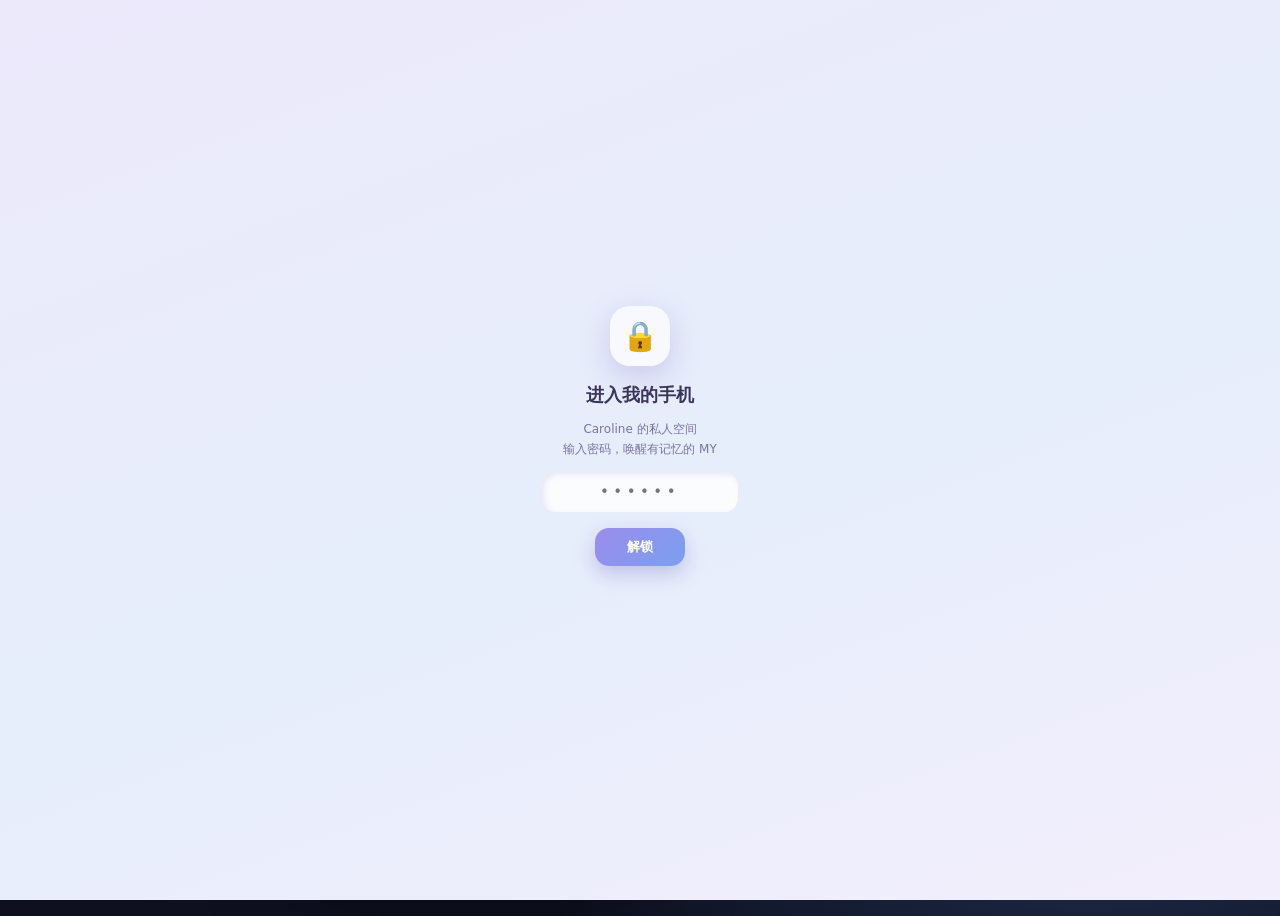
<file: my/index.html>
<!DOCTYPE html>
<html lang="zh-CN">
<head>
<meta charset="utf-8">
<meta name="viewport" content="width=device-width, initial-scale=1, viewport-fit=cover">
<title>MY · iPhone 模拟场景 (ME &amp; YOU)</title>
<link rel="stylesheet" href="styles.css?v=27">
<link rel="stylesheet" href="os.css?v=27">
</head>
<body>
<div class="stage">
  <div class="phone">
    <div class="island"></div>

    <!-- 状态栏（OS 级共享） -->
    <div class="statusbar" id="statusbar">
      <span id="sb-time">9:41</span>
      <span class="sb-right">
        <svg width="17" height="11" viewBox="0 0 17 11" fill="currentColor"><rect x="0" y="6" width="3" height="5" rx="1"/><rect x="4.5" y="4" width="3" height="7" rx="1"/><rect x="9" y="2" width="3" height="9" rx="1"/><rect x="13.5" y="0" width="3" height="11" rx="1" opacity=".35"/></svg>
        <svg width="16" height="11" viewBox="0 0 16 11" fill="currentColor"><path d="M8 9.3a1.4 1.4 0 1 0 0 2.8 1.4 1.4 0 0 0 0-2.8zM8 5.6c-1.6 0-3 .6-4.1 1.6l1.5 1.5A3.9 3.9 0 0 1 8 7.6c1 0 1.9.4 2.6 1.1l1.5-1.5A5.9 5.9 0 0 0 8 5.6zM8 1.8C5.2 1.8 2.7 2.9.8 4.7l1.5 1.5A7.9 7.9 0 0 1 8 3.8c2.2 0 4.2.9 5.7 2.4l1.5-1.5A9.9 9.9 0 0 0 8 1.8z" transform="translate(0 -1.5)"/></svg>
        <span class="battery"><span class="battery-fill"></span></span>
      </span>
    </div>

    <!-- ============ iOS 桌面 ============ -->
    <section id="springboard">
      <div class="sb-widgets">
        <div class="sbw sbw-clock">
          <b id="sbw-time">15:42</b>
          <span id="sbw-date">6月11日 周四</span>
        </div>
        <div class="sbw sbw-my" data-open="my">
          <div class="sbw-my-top"><span class="sbw-bunny" id="sbw-bunny"></span><b>MY · SUP C</b></div>
          <div class="sbw-my-stat"><i>86%</i> 已上锁 · 续航 428km</div>
          <div class="sbw-my-tip" id="sbw-tip">车灵在线 · 一切就绪</div>
        </div>
      </div>
      <div class="sb-grid" id="sb-grid"></div>
      <div class="sb-dots"><i></i><i class="on"></i><i></i></div>
      <div class="sb-dock" id="sb-dock"></div>
    </section>

    <!-- ============ MY APP ============ -->
    <div class="app-frame" id="app-my">

    <!-- 注册 / 登录 -->
    <section class="auth hidden" id="auth">
      <div class="auth-screen" id="auth-1">
        <div class="auth-hero">
          <p class="auth-over">IT'S TIME FOR</p>
          <div class="auth-mascot" id="auth-mascot"></div>
          <div class="logo-word">MY</div>
          <p class="auth-cn"><em>Me, reflected in you</em></p>
          <div class="auth-stk">
            <span class="stk s1">有情绪</span>
            <span class="stk s2">会成长</span>
            <span class="stk s3">(\ ﹒ᴗ﹒ )/</span>
          </div>
        </div>
        <div class="auth-form">
          <label class="afield"><span class="afield-ic" data-ic="phone"></span><input id="lg-phone" type="tel" placeholder="请输入手机号" maxlength="11" value=""></label>
          <label class="afield"><span class="afield-ic" data-ic="key"></span><input id="lg-code" type="tel" placeholder="验证码" maxlength="4"><button class="code-btn" id="code-btn">获取验证码</button></label>
          <button class="btn-primary glow-btn" id="lg-next">登录 / 注册</button>
          <p class="auth-tip">未注册的手机号将自动创建账号<br>登录即代表同意《用户协议》与《隐私政策》</p>
        </div>
      </div>
      <div class="auth-screen hidden" id="auth-2">
        <div class="auth2-head">
          <div class="auth-mascot sm" id="auth-mascot-2"></div>
          <span class="ph-en lite">BIRTH PROFILE</span>
          <h2>让 MY 认识你</h2>
          <p>生辰用于推演每日车运牌阵，需精确到<b>时·分</b><br>所有数据仅存于本机，可随时清除</p>
        </div>
        <div class="auth-form">
          <label class="afield lite"><span>昵称</span><input id="rg-name" type="text" placeholder="想让 MY 怎么称呼你" maxlength="12" value="Caroline"></label>
          <div class="afield lite"><span>命造</span>
            <div class="gender-seg" id="gender-seg">
              <button class="gs-btn" data-g="乾">乾造 · 男</button>
              <button class="gs-btn active" data-g="坤">坤造 · 女</button>
            </div>
          </div>
          <label class="afield lite"><span>出生日期</span><input id="rg-date" type="date" value="1996-04-18"></label>
          <label class="afield lite"><span>出生时间</span><input id="rg-time" type="time" value="08:32" required></label>
          <div class="hour-preview" id="hour-preview"></div>
          <button class="btn-primary glow-btn" id="lg-done">进入 MY 的世界 ✦</button>
        </div>
      </div>
    </section>

    <!-- 页面容器 -->
    <main id="view">

      <!-- ===== 首页 · 爱车 / MY 对话 ===== -->
      <section class="page active" id="page-home">

        <div class="home-hero" id="home-hero">
          <header class="home-head" data-hide-chat>
            <div>
              <div class="hello-en" id="hello-en">GOOD EVENING · MY</div>
              <div class="hello"><span id="hello-text">晚上好，Caroline</span></div>
              <div class="weather-line"><span class="hello-ic" id="hello-emoji"></span>上海 · 晴 26° · 空气优 · 明日有雨</div>
            </div>
            <button class="avatar-btn" data-go="profile"><span id="me-initial">C</span></button>
          </header>

          <div class="car-name-row" data-hide-chat>
            <div>
              <div class="car-series">MY · SUP SERIES</div>
              <div class="car-display">SUP C</div>
              <div class="hero-pills">
                <span class="hpill">沪A·D9527</span>
                <span class="hpill on"><span class="dot-online"></span>ONLINE</span>
              </div>
            </div>
            <div class="range-big"><b id="range-num">428</b><span>KM<br>续航</span></div>
          </div>

          <div class="car-stage" id="car-stage">
            <span class="hero-ghost">MY</span>
            <button class="chat-exit" id="chat-exit">‹ 返回爱车</button>

            <svg class="car-svg" id="car-svg" viewBox="0 0 560 250" xmlns="http://www.w3.org/2000/svg">
              <defs>
                <linearGradient id="bodyG" x1="0" y1="0" x2="0" y2="1">
                  <stop offset="0" stop-color="#F4F6FC"/>
                  <stop offset=".45" stop-color="#C3CADF"/>
                  <stop offset=".8" stop-color="#8A93B4"/>
                  <stop offset="1" stop-color="#6A7396"/>
                </linearGradient>
                <linearGradient id="glassG" x1="0" y1="0" x2="1" y2="1">
                  <stop offset="0" stop-color="#39456E"/>
                  <stop offset="1" stop-color="#10162E"/>
                </linearGradient>
                <linearGradient id="accentG" x1="0" y1="0" x2="1" y2="0">
                  <stop offset="0" stop-color="#60A5FA" stop-opacity=".1"/>
                  <stop offset=".25" stop-color="#9CD8FF"/>
                  <stop offset=".6" stop-color="#7DD3FC"/>
                  <stop offset="1" stop-color="#A78BFA" stop-opacity=".15"/>
                </linearGradient>
                <radialGradient id="floorG" cx=".5" cy=".5" r=".5">
                  <stop offset="0" stop-color="#7C9DF5" stop-opacity=".5"/>
                  <stop offset="1" stop-color="#7C9DF5" stop-opacity="0"/>
                </radialGradient>
                <filter id="blurS"><feGaussianBlur stdDeviation="3"/></filter>
              </defs>

              <ellipse cx="280" cy="212" rx="235" ry="18" fill="url(#floorG)"/>
              <ellipse cx="280" cy="210" rx="215" ry="9" fill="#070A18" opacity=".85"/>

              <path d="M64 180
                C56 172 52 158 56 144 C60 130 74 122 94 117
                C124 109 148 106 172 103
                C198 78 234 62 280 60 C324 58 362 68 392 84
                C422 100 446 114 466 124 C488 132 498 142 500 154
                C502 168 494 178 478 181 L64 181 Z" fill="url(#bodyG)"/>
              <path d="M196 102 C220 80 256 68 294 67 C332 68 364 80 390 96
                C398 101 400 105 392 105 L212 106 C202 106 192 106 196 102 Z" fill="url(#glassG)"/>
              <path d="M90 128 C190 116 360 118 470 134" stroke="#FFFFFF" stroke-width="1.6" fill="none" opacity=".55"/>
              <path d="M58 144 L88 138 L86 146 L60 150 Z" fill="#DCEBFF"/>
              <path d="M58 145 L90 139" stroke="#9CC4FF" stroke-width="2.5" stroke-linecap="round" class="lamp"/>
              <path d="M496 148 L476 144 L478 154 L496 156 Z" fill="#F3B0CE"/>
              <path d="M206 170 L368 170" stroke="url(#accentG)" stroke-width="8" stroke-linecap="round" filter="url(#blurS)" opacity=".95"/>
              <path d="M210 170 L364 170" stroke="url(#accentG)" stroke-width="2.6" stroke-linecap="round"/>
              <circle cx="152" cy="184" r="47" fill="#0B0F22"/>
              <circle cx="420" cy="184" r="47" fill="#0B0F22"/>
              <g>
                <circle cx="152" cy="184" r="38" fill="#161B30"/>
                <circle cx="420" cy="184" r="38" fill="#161B30"/>
                <circle cx="152" cy="184" r="22" fill="#262E4E"/>
                <circle cx="420" cy="184" r="22" fill="#262E4E"/>
                <g stroke="#A9B4DC" stroke-width="3.2" stroke-linecap="round">
                  <path d="M152 166 L152 202 M134 184 L170 184 M139 171 L165 197 M165 171 L139 197"/>
                  <path d="M420 166 L420 202 M402 184 L438 184 M407 171 L433 197 M433 171 L407 197"/>
                </g>
                <circle cx="152" cy="184" r="5.5" fill="#E5EAFB"/>
                <circle cx="420" cy="184" r="5.5" fill="#E5EAFB"/>
              </g>
              <circle cx="468" cy="142" r="4.5" fill="#7DD3FC" class="charge-dot"/>
            </svg>

            <div class="car-tap-hint" id="car-tap-hint"><i>— 唤醒</i><em>WAKE MY</em></div>

            <div class="aiva-big" id="aiva-big">
              <div class="orb-shell">
                <span class="orb-ring"></span>
                <span class="orb-ring r2"></span>
                <div class="orb-wrap" id="orb"></div>
              </div>
              <div class="aiva-big-meta">
                <b>MY <span class="mood-tag" id="mood-tag">愉快</span><button class="persona-btn" data-go="community" id="chat-persona-btn">EXFL</button></b>
                <div class="growth">
                  <span>Lv<i id="aiva-lv">2</i> · <i id="aiva-lv-name">熟悉</i></span>
                  <div class="xp-bar"><div class="xp-fill" id="xp-fill"></div></div>
                </div>
              </div>
            </div>
          </div>
        </div>

        <div class="home-rest" data-hide-chat>
          <button class="moments-hero" id="moments-hero">
            <span class="mh-orb" id="mh-orb"></span>
            <span class="mh-text">
              <b>MY Moments<em>心意时刻</em></b>
              <i id="mh-line">MY 会在合适的日子，主动给你惊喜</i>
            </span>
            <span class="mh-badge" id="mh-badge" hidden>新</span>
            <span class="mh-arrow">›</span>
          </button>

          <div class="stat-blocks">
            <div class="sb-card lav"><span>BATTERY · 电量</span><b>86<i>%</i></b><div class="sb-bar"><u style="width:86%"></u></div></div>
            <div class="sb-card blu"><span>TIRE · 胎压</span><b>2.4<i>bar</i></b><p>四轮正常</p></div>
            <div class="sb-card"><span>DOOR · 车门</span><b id="lock-stat" class="sb-txt">已上锁</b><p>整车闭锁</p></div>
            <div class="sb-card"><span>CABIN · 车内</span><b>26<i>°C</i></b><p>恒温保持中</p></div>
          </div>

          <div class="sec"><b>快捷控制</b><span>QUICK CONTROL</span></div>
          <div class="ctrl-grid">
            <button class="ctrl" id="ctrl-lock"><span class="ctrl-ic" data-ic="lock"></span><span class="ctrl-name">车锁</span><span class="ctrl-sub" id="lock-sub">已上锁</span></button>
            <button class="ctrl" id="ctrl-ac"><span class="ctrl-ic" data-ic="snow"></span><span class="ctrl-name">空调</span><span class="ctrl-sub" id="ac-sub">关闭</span></button>
            <button class="ctrl" id="ctrl-window"><span class="ctrl-ic" data-ic="window"></span><span class="ctrl-name">车窗</span><span class="ctrl-sub" id="win-sub">已关闭</span></button>
            <button class="ctrl" id="ctrl-find"><span class="ctrl-ic" data-ic="pin"></span><span class="ctrl-name">寻车</span><span class="ctrl-sub">闪灯鸣笛</span></button>
            <button class="ctrl" id="ctrl-trunk"><span class="ctrl-ic" data-ic="trunk"></span><span class="ctrl-name">后备箱</span><span class="ctrl-sub" id="trunk-sub">已关闭</span></button>
            <button class="ctrl" id="ctrl-charge"><span class="ctrl-ic" data-ic="bolt"></span><span class="ctrl-name">充电</span><span class="ctrl-sub">附近桩 12</span></button>
          </div>

          <div class="sec"><b>爱车服务</b><span>SERVICE</span></div>
          <div class="svc-row">
            <button class="svc" data-svc="保养预约"><span class="svc-ic" data-ic="gear"></span>保养预约</button>
            <button class="svc" data-svc="违章查询"><span class="svc-ic" data-ic="doc"></span>违章查询</button>
            <button class="svc" data-svc="行程回顾"><span class="svc-ic" data-ic="map"></span>行程回顾</button>
            <button class="svc" data-svc="道路救援"><span class="svc-ic" data-ic="lifebuoy"></span>道路救援</button>
          </div>

          <button class="fortune-peek" data-go="fortune">
            <span class="fp-ic" data-ic="crystal"></span>
            <span class="fp-text"><b>今日车运 <em>FORTUNE</em></b><i id="fp-line">辰时 · 群龙行雨，宜出行通勤 · 牌阵已刷新</i></span>
            <span class="fp-arrow">›</span>
          </button>
        </div>

        <div class="home-chat" id="home-chat">
          <div class="chat-body" id="chat-body"></div>
          <div class="chips" id="chips"></div>
          <div class="chat-input-row">
            <input id="chat-input" type="text" placeholder="和 MY 说点什么…" autocomplete="off">
            <button id="chat-send">↑</button>
          </div>
        </div>
      </section>

      <!-- ===== 车运抽卡 ===== -->
      <section class="page" id="page-fortune">
        <div class="fortune-light">
          <header class="page-head">
            <span class="ph-en">FORTUNE · 十二时辰</span>
            <h1>车运</h1>
            <p>以生辰为契，以时辰为引，为出行开运</p>
          </header>

          <div class="card bazi-card">
            <div class="bazi-head"><span id="bazi-owner">坤造 · 1996-04-18 08:32</span><button class="bazi-edit" id="birth-edit">修改 ›</button></div>
            <div class="bazi-strip" id="bazi-strip"></div>
          </div>
          <div class="hour-now card" id="hour-now"></div>

          <div class="sec"><b>今日牌阵</b><span>SPREAD</span><span class="refresh-count"><b id="refresh-timer">--:--</b> 后刷新</span></div>

          <div class="slots" id="slots"></div>
          <p class="spread-tip">从下方牌堆抽三张入阵 · 天时地利人和 · 每 2 小时随时辰流转</p>
        </div>

        <div class="fan-sec">
          <p class="fan-hint">✦ 缘分牌堆 · DESTINY DECK ✦</p>
          <p class="fan-sub">左右拖动浏览 · 点击抽取一张 · 收入上方牌阵</p>
          <div class="fan" id="fan"></div>
        </div>
      </section>

      <!-- ===== 社区 ===== -->
      <section class="page" id="page-community">
        <header class="page-head">
          <span class="ph-en">COMMUNITY · 同频共驾</span>
          <h1>社区</h1>
          <p>遇见与你的 MY 同频的旅程</p>
        </header>

        <div class="card persona-card" id="persona-card"></div>

        <div class="seg" id="comm-seg">
          <button class="seg-btn active" data-seg="route">同型路线</button>
          <button class="seg-btn" data-seg="place">目的地</button>
          <button class="seg-btn" data-seg="post">动态</button>
        </div>

        <div id="comm-list"></div>
      </section>

      <!-- ===== 我的 ===== -->
      <section class="page" id="page-profile">
        <header class="page-head">
          <span class="ph-en">ACCOUNT · 车主中心</span>
          <h1>我的</h1>
        </header>

        <div class="card me-card">
          <div class="me-ava" id="me-ava">C</div>
          <div class="me-info"><b id="me-name">Caroline</b><span id="me-sub">SUP C 车主 · 已伴行 412 天</span></div>
          <div class="me-pts">2,860<span>POINTS</span></div>
        </div>

        <div class="sec"><b>我的卡包</b><span>COUPONS</span><span class="title-sub" id="coupon-count"></span></div>
        <div id="coupon-list"></div>

        <div class="sec"><b>出行偏好</b><span>MY LEARNED</span></div>
        <div class="card pref-card">
          <div class="pref"><span class="pref-ic" data-ic="bubbles"></span><div><b>洗车偏好</b><span>工作日下午 · 精洗 · 价位 ¥30-50 · 常去「悦洗·精致洗车」</span></div></div>
          <div class="pref"><span class="pref-ic" data-ic="bolt"></span><div><b>充电习惯</b><span>快充为主 · 偏好商场充电站 · 常在电量 20% 左右补能</span></div></div>
          <div class="pref"><span class="pref-ic" data-ic="users"></span><div><b>家庭日程</b><span>工作日 15:30 公司出发 → 小桃幼儿园(近30天 21 次) · 周四下午多空闲</span></div></div>
          <div class="pref"><span class="pref-ic" data-ic="map"></span><div><b>出行风格</b><span>周末爱去山野湖畔 · 避开拥堵 · 喜欢风景优先路线</span></div></div>
        </div>

        <div class="sec"><b>通用</b><span>GENERAL</span></div>
        <div class="card list-card">
          <button class="row-item" id="row-agent"><span><i class="agent-dot" id="agent-dot"></i>智能体接入</span><span id="agent-badge">未接入 ›</span></button>
          <button class="row-item" id="row-moments"><span>✦ MY Moments · 我们的故事</span><span id="moments-badge">›</span></button>
          <button class="row-item" id="row-guard">授权与额度<span id="guard-badge">均衡 · ¥100 ›</span></button>
          <button class="row-item" id="row-notify">通知管理<span id="notify-badge">正常 ›</span></button>
          <button class="row-item" id="row-tasks">任务中心<span id="order-badge">›</span></button>
          <button class="row-item" id="row-birth">生辰与隐私<span id="birth-badge">›</span></button>
          <button class="row-item">关于 MY<span>v4.0.0 ›</span></button>
          <button class="row-item logout" id="logout-btn">退出登录<span></span></button>
        </div>
      </section>

    </main>

    <!-- 底部悬浮导航 -->
    <nav class="tabbar" id="tabbar">
      <button class="tab active" data-go="home"><span class="tab-ic" data-ic="car"></span><span>爱车</span></button>
      <button class="tab" data-go="fortune"><span class="tab-dot" id="fortune-dot"></span><span class="tab-ic" data-ic="crystal"></span><span>车运</span></button>
      <button class="tab tab-aiva" data-go="aiva"><span class="tab-orb" id="tab-orb"></span><span>MY</span></button>
      <button class="tab" data-go="community"><span class="tab-ic" data-ic="planet"></span><span>社区</span></button>
      <button class="tab" data-go="profile"><span class="tab-ic" data-ic="user"></span><span>我的</span></button>
    </nav>

    <!-- MY 内部弹层与提示 -->
    <div class="overlay hidden" id="overlay"><div class="sheet" id="sheet"></div></div>
    <div class="toast hidden" id="toast"></div>

    </div><!-- /#app-my -->

    <!-- ============ 模拟生活 APP ============ -->
    <div class="app-frame mapp" id="app-wechat"></div>
    <div class="app-frame mapp" id="app-alipay"></div>
    <div class="app-frame mapp" id="app-dianping"></div>
    <div class="app-frame mapp" id="app-amap"></div>
    <div class="app-frame mapp" id="app-meituan"></div>
    <div class="app-frame mapp" id="app-taobao"></div>
    <div class="app-frame mapp" id="app-calendar"></div>
    <div class="app-frame mapp" id="app-messages"></div>

    <!-- ============ OS 级浮层 ============ -->
    <div class="notif hidden" id="notif"></div>
    <div class="call-overlay hidden" id="call-overlay"></div>
    <button class="home-pill hidden" id="home-pill" title="回到桌面"></button>
  </div>

  <aside class="stage-note">
    <h2>MY · iPhone 模拟场景</h2>
    <p>ME &amp; YOU · 真实 AI 助理演示：</p>
    <ol>
      <li>桌面打开 <b>MY</b>，登录后回桌面等 <b>通知</b>：15:50 接娃守护场景(微信联动)</li>
      <li>对 MY 说「<b>帮我安排洗车</b>」：点评新店比价 → 代驾来电 → 支付宝代付</li>
      <li>去 <b>微信/支付宝/大众点评</b> 查看 MY 留下的真实痕迹</li>
      <li>桌面其他 APP(高德/美团/淘宝)内含模拟生活数据</li>
    </ol>
  </aside>
</div>

<script src="app.js?v=27"></script>
<script src="os.js?v=27"></script>
</body>
</html>
</file>
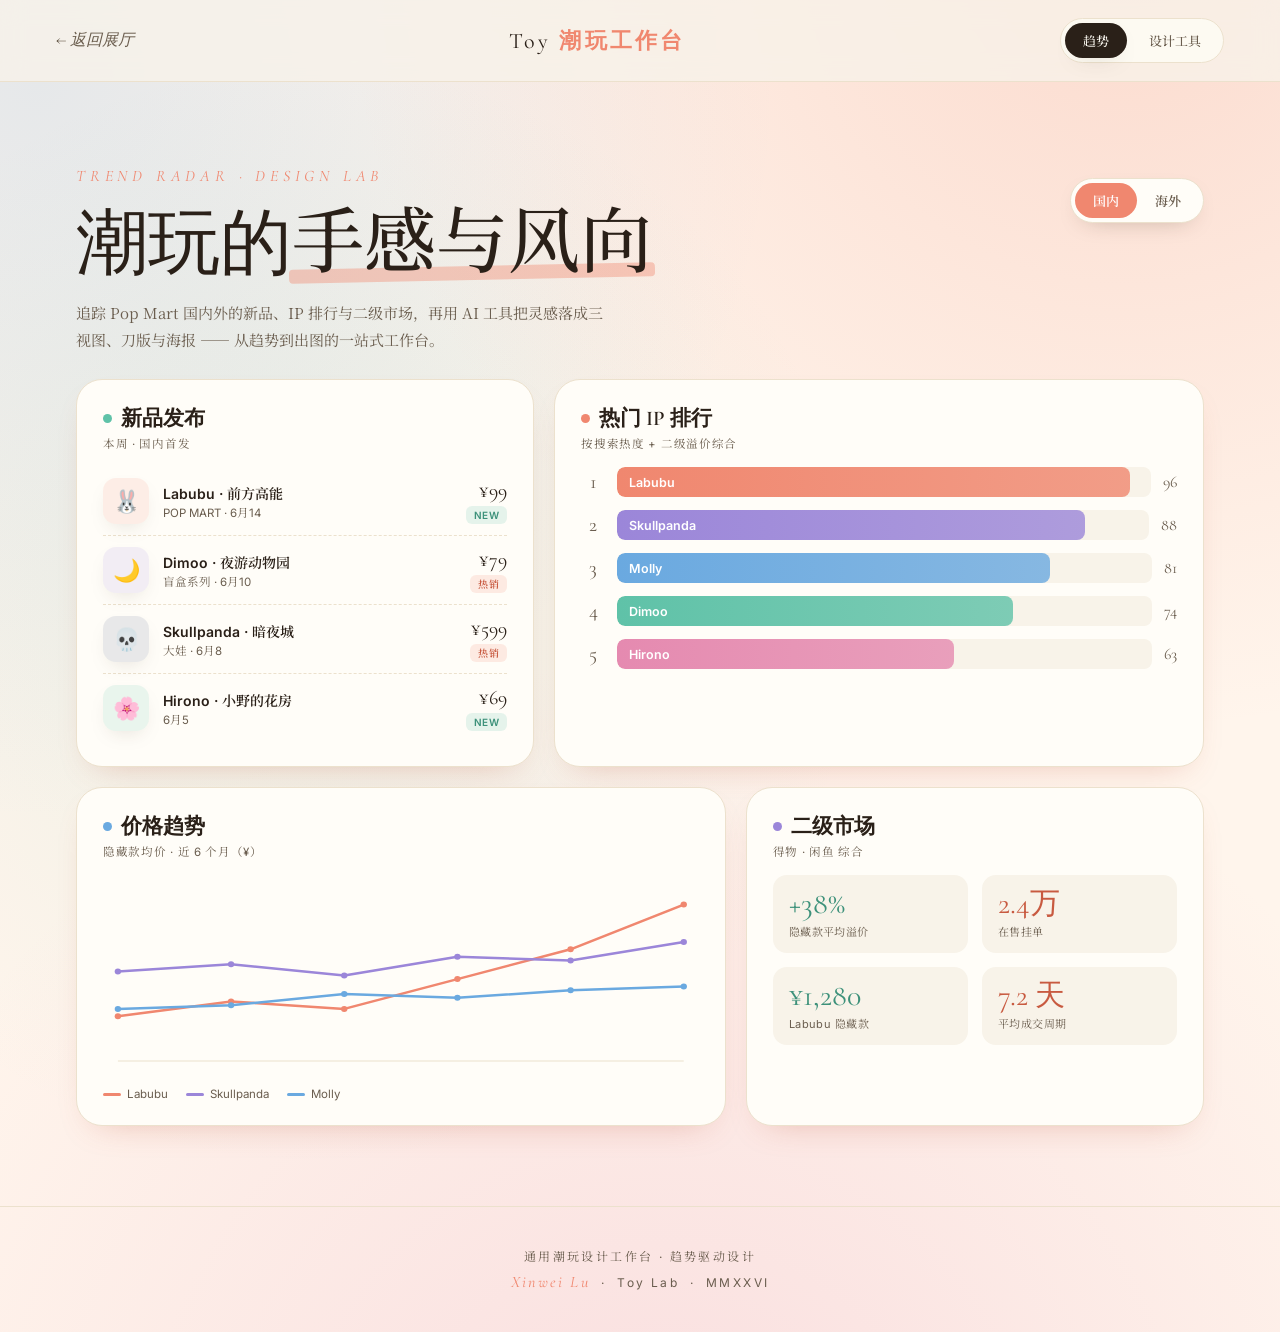
<file: toy/index.html>
<!DOCTYPE html>
<html lang="zh-CN">
<head>
<meta charset="UTF-8">
<meta name="viewport" content="width=device-width, initial-scale=1.0">
<title>Toy · 潮玩工作台 — XINWEI.LU</title>
<meta name="description" content="通用潮玩设计工作台：Pop Mart 趋势追踪 + AI 设计工具（三视图 / 刀版图 / 海报）。">
<link href="https://fonts.googleapis.com/css2?family=Cormorant+Garamond:ital,wght@0,400;0,500;0,600;1,400&family=Noto+Serif+SC:wght@300;400;500;600&family=Inter:wght@400;500;600;700&display=swap" rel="stylesheet">
<style>
*,*::before,*::after{margin:0;padding:0;box-sizing:border-box}
:root{
  --ink:#2a2018; --ink-soft:#6a5d4e; --line:#ece1cd;
  --paper:#f8f3e9; --paper-2:#fdfaf2; --card:#fffdf8;
  --gold:#c8a45c; --gold-deep:#9c7a2c;
  --coral:#f0876f; --mint:#5fc2a8; --sky:#6aa9e0; --candy:#e58ab0; --grape:#9b86d9;
  --shadow:0 20px 54px -26px rgba(60,44,24,.5);
  --shadow-sm:0 8px 24px -14px rgba(60,44,24,.4);
}
html{scroll-behavior:smooth}
body{font-family:'Inter','Noto Serif SC',sans-serif;background:#fff5ec;color:var(--ink);min-height:100vh;-webkit-font-smoothing:antialiased;
  background-image:radial-gradient(circle at 88% -4%,rgba(240,135,111,.24),transparent 44%),radial-gradient(circle at 3% 6%,rgba(106,169,224,.17),transparent 42%),radial-gradient(circle at 52% 114%,rgba(229,138,176,.22),transparent 52%),radial-gradient(circle at 24% 46%,rgba(95,194,168,.11),transparent 46%)}
::selection{background:rgba(240,135,111,.3)}

.nav{position:sticky;top:0;z-index:40;display:flex;align-items:center;justify-content:space-between;padding:18px clamp(20px,5vw,56px);backdrop-filter:blur(12px);background:rgba(248,243,233,.78);border-bottom:1px solid var(--line)}
.back{display:inline-flex;align-items:center;gap:8px;text-decoration:none;color:var(--ink-soft);font-family:'Cormorant Garamond',serif;font-style:italic;font-size:16px;transition:.3s}
.back:hover{color:var(--coral);gap:12px}
.brand{font-family:'Cormorant Garamond',serif;font-size:22px;letter-spacing:.14em}
.brand b{color:var(--coral);font-weight:600}
.tabs{display:flex;gap:4px;background:var(--paper-2);border:1px solid var(--line);border-radius:999px;padding:4px}
.tab{border:none;background:none;font-family:inherit;font-size:13px;font-weight:500;color:var(--ink-soft);padding:8px 18px;border-radius:999px;cursor:pointer;transition:.3s}
.tab.on{background:var(--ink);color:var(--paper-2);box-shadow:var(--shadow-sm)}

.hero{padding:clamp(40px,7vw,84px) clamp(20px,5vw,56px) clamp(16px,2vw,28px);max-width:1240px;margin:0 auto;position:relative}
.hero .eyebrow{font-family:'Cormorant Garamond',serif;font-style:italic;font-size:16px;letter-spacing:.3em;color:var(--coral);text-transform:uppercase;margin-bottom:14px}
.hero h1{font-family:'Cormorant Garamond',serif;font-weight:500;font-size:clamp(40px,6vw,72px);line-height:1.02}
.hero h1 .cn{font-family:'Noto Serif SC',serif;font-weight:500;position:relative}
.hero h1 .cn::after{content:'';position:absolute;left:-3px;right:-3px;bottom:8px;height:14px;background:rgba(240,135,111,.4);border-radius:4px;transform:rotate(-1.2deg);z-index:-1}
.hero p{margin-top:18px;max-width:540px;color:var(--ink-soft);font-family:'Noto Serif SC',serif;line-height:1.8;font-size:15px}
.region{position:absolute;right:clamp(20px,5vw,56px);top:clamp(48px,8vw,96px);display:flex;background:var(--card);border:1px solid var(--line);border-radius:999px;padding:4px;box-shadow:var(--shadow-sm)}
.region button{border:none;background:none;font-family:inherit;font-size:13px;font-weight:600;color:var(--ink-soft);padding:8px 18px;border-radius:999px;cursor:pointer;transition:.3s}
.region button.on{background:var(--coral);color:#fff}

main{max-width:1240px;margin:0 auto;padding:0 clamp(20px,5vw,56px) 80px}
.panel{display:none;animation:rise .6s ease}.panel.on{display:block}
@keyframes rise{from{opacity:0;transform:translateY(16px)}to{opacity:1;transform:translateY(0)}}
.sectitle{font-family:'Cormorant Garamond',serif;font-size:13px;letter-spacing:.3em;text-transform:uppercase;color:var(--gold-deep);margin:30px 0 16px;display:flex;align-items:center;gap:14px}
.sectitle::after{content:'';flex:1;height:1px;background:var(--line)}

.tgrid{display:grid;grid-template-columns:repeat(12,1fr);gap:20px}
.box{background:var(--card);border:1px solid var(--line);border-radius:26px;box-shadow:0 14px 34px -20px rgba(196,90,64,.4);padding:24px 26px;transition:transform .35s cubic-bezier(.2,.8,.3,1.25),box-shadow .35s}
.box:hover{transform:translateY(-6px) rotate(-.5deg);box-shadow:0 26px 56px -26px rgba(196,90,64,.5)}
.box h3{font-family:'Cormorant Garamond',serif;font-size:21px;font-weight:600;display:flex;align-items:center;gap:9px}
.box h3 .dot{width:9px;height:9px;border-radius:50%}
.box .sub{font-size:11.5px;color:var(--ink-soft);letter-spacing:.06em;margin-top:3px;margin-bottom:16px}

.col-4{grid-column:span 4}.col-5{grid-column:span 5}.col-6{grid-column:span 6}.col-7{grid-column:span 7}.col-8{grid-column:span 8}.col-12{grid-column:span 12}
@media(max-width:820px){.col-4,.col-5,.col-6,.col-7,.col-8{grid-column:span 12}}

/* new drops list */
.drop{display:flex;align-items:center;gap:14px;padding:11px 0;border-bottom:1px dashed var(--line)}
.drop:last-child{border-bottom:none}
.drop .fig{width:46px;height:46px;border-radius:13px;flex-shrink:0;display:grid;place-items:center;font-size:22px;box-shadow:var(--shadow-sm)}
.drop .info{flex:1;min-width:0}
.drop .info .n{font-weight:600;font-size:14px}
.drop .info .d{font-size:11.5px;color:var(--ink-soft);margin-top:1px}
.drop .price{font-family:'Cormorant Garamond',serif;font-size:20px;color:var(--ink)}
.drop .tag{font-size:10px;padding:3px 8px;border-radius:6px;font-weight:600;letter-spacing:.05em}
.tag-new{background:rgba(95,194,168,.16);color:#3d917a}
.tag-hot{background:rgba(240,135,111,.16);color:#c85a40}

/* IP ranking */
.rank{display:flex;flex-direction:column;gap:13px}
.rk{display:grid;grid-template-columns:24px 1fr auto;align-items:center;gap:12px}
.rk .pos{font-family:'Cormorant Garamond',serif;font-size:20px;color:var(--ink-soft);text-align:center}
.rk .barwrap{background:var(--paper);border-radius:8px;overflow:hidden;height:30px;display:flex;align-items:center}
.rk .bar{height:100%;border-radius:8px;display:flex;align-items:center;padding-left:12px;color:#fff;font-size:12.5px;font-weight:600;white-space:nowrap;transition:width 1s cubic-bezier(.2,.7,.2,1)}
.rk .val{font-family:'Cormorant Garamond',serif;font-size:16px;color:var(--ink-soft)}

/* price chart */
.chart{width:100%;height:200px}
.chart .axis{stroke:var(--line);stroke-width:1}
.legend{display:flex;gap:18px;margin-top:8px;font-size:11.5px;color:var(--ink-soft)}
.legend i{display:inline-block;width:18px;height:3px;border-radius:2px;margin-right:6px;vertical-align:middle}

/* secondary market stat */
.stat-grid{display:grid;grid-template-columns:1fr 1fr;gap:14px;margin-top:4px}
.sbox{background:var(--paper);border-radius:14px;padding:14px 16px}
.sbox .v{font-family:'Cormorant Garamond',serif;font-size:30px;line-height:1}
.sbox .v.up{color:#3d917a}.sbox .v.down{color:#c85a40}
.sbox .l{font-size:11px;color:var(--ink-soft);margin-top:4px;letter-spacing:.04em}

/* design tools */
.tool{position:relative;overflow:hidden}
.tool .powered{position:absolute;top:16px;right:18px;font-size:10px;letter-spacing:.08em;color:var(--ink-soft);background:var(--paper);border:1px solid var(--line);padding:3px 9px;border-radius:999px}
.canvas-3v{display:flex;gap:12px;margin:6px 0 16px}
.v3{flex:1;aspect-ratio:3/4;border-radius:14px;background:linear-gradient(160deg,#fbeede,#f3e0c8);border:1px solid var(--line);display:flex;flex-direction:column;align-items:center;justify-content:center;gap:8px;position:relative}
.v3 .ch{width:46px;height:60px;border-radius:50% 50% 46% 46%/60% 60% 40% 40%;background:linear-gradient(160deg,var(--coral),#e85f55);box-shadow:var(--shadow-sm);position:relative}
.v3.side .ch{border-radius:50% 46% 46% 50%/60% 50% 50% 40%;transform:scaleX(.7)}
.v3.back .ch{background:linear-gradient(160deg,#e07a64,#cf5448)}
.v3 .lbl{font-size:10.5px;color:var(--ink-soft);letter-spacing:.1em}
.moodboard{display:grid;grid-template-columns:repeat(3,1fr);grid-auto-rows:54px;gap:8px;margin:6px 0 16px}
.moodboard i{border-radius:10px}
.dieline{margin:6px 0 16px;border:1px dashed var(--ink-soft);border-radius:8px;height:150px;position:relative;background:repeating-linear-gradient(45deg,var(--paper),var(--paper) 8px,var(--paper-2) 8px,var(--paper-2) 16px)}
.dieline::before,.dieline::after{content:'';position:absolute;border:1.5px solid var(--coral)}
.dieline::before{inset:30px 70px;border-radius:6px}
.dieline::after{inset:50px 30px 50px auto;width:30px;border-style:dashed;border-color:var(--sky)}
.poster{margin:6px 0 16px;aspect-ratio:3/4;max-height:180px;border-radius:14px;background:linear-gradient(165deg,#ffd97a,#f0876f 55%,#9b86d9);position:relative;overflow:hidden;display:flex;align-items:flex-end;padding:16px}
.poster .pc{width:64px;height:78px;border-radius:50% 50% 44% 44%/58% 58% 42% 42%;background:#fff;position:absolute;top:24px;left:50%;transform:translateX(-50%);box-shadow:var(--shadow-sm)}
.poster .pt{color:#fff;font-family:'Cormorant Garamond',serif;font-size:22px;font-style:italic;text-shadow:0 2px 8px rgba(0,0,0,.25);z-index:2}
.genbtn{width:100%;padding:12px;border:none;border-radius:12px;background:linear-gradient(135deg,var(--coral),#e85f55);color:#fff;font-family:inherit;font-weight:600;font-size:13.5px;cursor:pointer;transition:.25s;letter-spacing:.04em;display:flex;align-items:center;justify-content:center;gap:8px}
.genbtn:hover{transform:translateY(-2px);box-shadow:0 12px 24px -10px var(--coral)}
.genbtn.ghost{background:var(--paper);color:var(--ink);border:1px solid var(--line)}
.genbtn.ghost:hover{box-shadow:var(--shadow-sm);border-color:var(--gold)}

footer{text-align:center;padding:40px 20px;color:var(--ink-soft);font-size:12px;letter-spacing:.2em;border-top:1px solid var(--line)}
footer .sig{font-family:'Cormorant Garamond',serif;font-style:italic;font-size:16px;color:var(--coral)}
</style>
</head>
<body>

<nav class="nav">
  <a class="back" href="../index.html">← 返回展厅</a>
  <div class="brand">Toy <b>潮玩工作台</b></div>
  <div class="tabs">
    <button class="tab on" data-tab="trend">趋势</button>
    <button class="tab" data-tab="tools">设计工具</button>
  </div>
</nav>

<header class="hero">
  <div class="eyebrow">Trend Radar · Design Lab</div>
  <h1>潮玩的<span class="cn">手感与风向</span></h1>
  <p>追踪 Pop Mart 国内外的新品、IP 排行与二级市场，再用 AI 工具把灵感落成三视图、刀版与海报 —— 从趋势到出图的一站式工作台。</p>
  <div class="region" id="region">
    <button class="on" data-r="cn">国内</button>
    <button data-r="global">海外</button>
  </div>
</header>

<main>
  <!-- ============ 趋势 ============ -->
  <section class="panel on" id="trend">
    <div class="tgrid">

      <div class="box col-5">
        <h3><span class="dot" style="background:var(--mint)"></span>新品发布</h3>
        <div class="sub" data-cn="本周 · 国内首发" data-global="This week · Global drops">本周 · 国内首发</div>
        <div id="drops"></div>
      </div>

      <div class="box col-7">
        <h3><span class="dot" style="background:var(--coral)"></span>热门 IP 排行</h3>
        <div class="sub" data-cn="按搜索热度 + 二级溢价综合" data-global="By search heat + resale premium">按搜索热度 + 二级溢价综合</div>
        <div class="rank" id="rank"></div>
      </div>

      <div class="box col-7">
        <h3><span class="dot" style="background:var(--sky)"></span>价格趋势</h3>
        <div class="sub">隐藏款均价 · 近 6 个月（¥）</div>
        <svg class="chart" id="chart" viewBox="0 0 560 200" preserveAspectRatio="none"></svg>
        <div class="legend"><span><i style="background:var(--coral)"></i>Labubu</span><span><i style="background:var(--grape)"></i>Skullpanda</span><span><i style="background:var(--sky)"></i>Molly</span></div>
      </div>

      <div class="box col-5">
        <h3><span class="dot" style="background:var(--grape)"></span>二级市场</h3>
        <div class="sub" data-cn="得物 · 闲鱼 综合" data-global="StockX · eBay aggregate">得物 · 闲鱼 综合</div>
        <div class="stat-grid" id="stats"></div>
      </div>

    </div>
  </section>

  <!-- ============ 设计工具 ============ -->
  <section class="panel" id="tools">
    <div class="tgrid">

      <div class="box tool col-6">
        <span class="powered">由 Dreamina 驱动</span>
        <h3><span class="dot" style="background:var(--candy)"></span>主题概念板</h3>
        <div class="sub">系列定调 · 色彩 / 材质 / 氛围</div>
        <div class="moodboard">
          <i style="background:linear-gradient(135deg,#ffd97a,#f0876f)"></i><i style="background:#9b86d9"></i><i style="background:#5fc2a8"></i>
          <i style="background:#6aa9e0"></i><i style="background:linear-gradient(135deg,#e58ab0,#f0876f)"></i><i style="background:#f3e0c8"></i>
        </div>
        <button class="genbtn ghost">+ 新建概念板</button>
      </div>

      <div class="box tool col-6">
        <span class="powered">由 Dreamina 驱动</span>
        <h3><span class="dot" style="background:var(--coral)"></span>三视图生成</h3>
        <div class="sub">正 / 侧 / 背 · 高度一致性</div>
        <div class="canvas-3v">
          <div class="v3"><div class="ch"></div><span class="lbl">正面</span></div>
          <div class="v3 side"><div class="ch"></div><span class="lbl">侧面</span></div>
          <div class="v3 back"><div class="ch"></div><span class="lbl">背面</span></div>
        </div>
        <button class="genbtn" id="gen3v">✦ 生成三视图</button>
      </div>

      <div class="box tool col-6">
        <span class="powered">导出 AI / PDF</span>
        <h3><span class="dot" style="background:var(--sky)"></span>刀版图设计</h3>
        <div class="sub">盒型展开 · 生产可用刀线</div>
        <div class="dieline"></div>
        <button class="genbtn ghost">⤓ 导出刀版图</button>
      </div>

      <div class="box tool col-6">
        <span class="powered">由 Dreamina 驱动</span>
        <h3><span class="dot" style="background:var(--grape)"></span>海报生成</h3>
        <div class="sub">系列宣传 · 多比例输出</div>
        <div class="poster"><div class="pc"></div><div class="pt">New Series ’26</div></div>
        <button class="genbtn">✦ 生成宣传海报</button>
      </div>

    </div>
  </section>
</main>

<footer>
  <p style="margin-bottom:8px">通用潮玩设计工作台 · 趋势驱动设计</p>
  <span class="sig">Xinwei Lu</span> &nbsp;·&nbsp; Toy Lab &nbsp;·&nbsp; MMXXVI
</footer>

<script>
(function(){
  "use strict";
  var DATA={
    cn:{
      drops:[
        {e:'🐰',n:'Labubu · 前方高能',d:'POP MART · 6月14',p:'¥99',t:'new',c:'#f0876f'},
        {e:'🌙',n:'Dimoo · 夜游动物园',d:'盲盒系列 · 6月10',p:'¥79',t:'hot',c:'#9b86d9'},
        {e:'💀',n:'Skullpanda · 暗夜城',d:'大娃 · 6月8',p:'¥599',t:'hot',c:'#54618a'},
        {e:'🌸',n:'Hirono · 小野的花房',d:'6月5',p:'¥69',t:'new',c:'#5fc2a8'}
      ],
      rank:[['Labubu',96,'#f0876f'],['Skullpanda',88,'#9b86d9'],['Molly',81,'#6aa9e0'],['Dimoo',74,'#5fc2a8'],['Hirono',63,'#e58ab0']],
      stats:[['+38%','隐藏款平均溢价','up'],['2.4万','在售挂单','down'],['¥1,280','Labubu 隐藏款','up'],['7.2 天','平均成交周期','down']],
      chart:[[60,80,70,110,150,210],[120,130,115,140,135,160],[70,75,90,85,95,100]]
    },
    global:{
      drops:[
        {e:'🐰',n:'Labubu · Big Into Energy',d:'POP MART · Jun 14',p:'$21.9',t:'new',c:'#f0876f'},
        {e:'😭',n:'Crybaby · Crying Again',d:'Blind box · Jun 11',p:'$14.9',t:'hot',c:'#6aa9e0'},
        {e:'🧸',n:'Hirono · City of Mercy',d:'Jun 7',p:'$16.9',t:'new',c:'#5fc2a8'},
        {e:'⭐',n:'Twinkle · Star Voyage',d:'Jun 4',p:'$12.9',t:'new',c:'#9b86d9'}
      ],
      rank:[['Labubu',99,'#f0876f'],['Crybaby',82,'#6aa9e0'],['Hirono',71,'#5fc2a8'],['Skullpanda',66,'#9b86d9'],['Molly',58,'#e58ab0']],
      stats:[['+62%','avg. resale premium','up'],['18.5k','active listings','down'],['$340','Labubu secret','up'],['5.1 days','avg. sell-through','down']],
      chart:[[80,120,140,180,240,300],[110,120,125,150,160,175],[60,70,80,82,90,96]]
    }
  };
  var region='cn';

  function renderDrops(){
    var d=DATA[region].drops, h='';
    d.forEach(function(x){
      h+='<div class="drop"><div class="fig" style="background:'+x.c+'22">'+x.e+'</div>'+
         '<div class="info"><div class="n">'+x.n+'</div><div class="d">'+x.d+'</div></div>'+
         '<div style="text-align:right"><div class="price">'+x.p+'</div><span class="tag '+(x.t==='hot'?'tag-hot':'tag-new')+'">'+(x.t==='hot'?'热销':'NEW')+'</span></div></div>';
    });
    document.getElementById('drops').innerHTML=h;
  }
  function renderRank(){
    var r=DATA[region].rank, h='';
    r.forEach(function(x,i){
      h+='<div class="rk"><div class="pos">'+(i+1)+'</div>'+
         '<div class="barwrap"><div class="bar" style="width:0;background:linear-gradient(90deg,'+x[2]+','+x[2]+'cc)">'+x[0]+'</div></div>'+
         '<div class="val">'+x[1]+'</div></div>';
    });
    document.getElementById('rank').innerHTML=h;
    requestAnimationFrame(function(){
      document.querySelectorAll('#rank .bar').forEach(function(b,i){ b.style.width=r[i][1]+'%'; });
    });
  }
  function renderStats(){
    var s=DATA[region].stats, h='';
    s.forEach(function(x){ h+='<div class="sbox"><div class="v '+x[2]+'">'+x[0]+'</div><div class="l">'+x[1]+'</div></div>'; });
    document.getElementById('stats').innerHTML=h;
  }
  function renderChart(){
    var sets=DATA[region].chart, colors=['#f0876f','#9b86d9','#6aa9e0'];
    var W=560,H=200,pad=14, n=6;
    var all=sets.flat(), max=Math.max.apply(null,all)*1.1;
    function pt(i,v){ return [pad+i*((W-2*pad)/(n-1)), H-pad-(v/max)*(H-2*pad)]; }
    var svg='';
    // axis
    svg+='<line class="axis" x1="'+pad+'" y1="'+(H-pad)+'" x2="'+(W-pad)+'" y2="'+(H-pad)+'"/>';
    sets.forEach(function(set,si){
      var dd=set.map(function(v,i){var p=pt(i,v);return (i?'L':'M')+p[0].toFixed(1)+','+p[1].toFixed(1);}).join(' ');
      svg+='<path d="'+dd+'" fill="none" stroke="'+colors[si]+'" stroke-width="2.5" stroke-linecap="round" stroke-linejoin="round"/>';
      set.forEach(function(v,i){var p=pt(i,v);svg+='<circle cx="'+p[0].toFixed(1)+'" cy="'+p[1].toFixed(1)+'" r="3" fill="'+colors[si]+'"/>';});
    });
    document.getElementById('chart').innerHTML=svg;
  }
  function renderAll(){ renderDrops();renderRank();renderStats();renderChart();
    document.querySelectorAll('[data-cn]').forEach(function(el){ el.textContent=el.getAttribute('data-'+region); });
  }

  // region toggle
  document.querySelectorAll('#region button').forEach(function(b){b.addEventListener('click',function(){
    document.querySelectorAll('#region button').forEach(function(x){x.classList.remove('on')});b.classList.add('on');
    region=b.dataset.r; renderAll();
  })});
  // tabs
  var tabs=document.querySelectorAll('.tab'),panels=document.querySelectorAll('.panel');
  tabs.forEach(function(t){t.addEventListener('click',function(){
    tabs.forEach(function(x){x.classList.remove('on')});t.classList.add('on');
    panels.forEach(function(p){p.classList.toggle('on',p.id===t.dataset.tab)});
    window.scrollTo({top:0,behavior:'smooth'});
  })});
  // 3v generate flourish
  var g=document.getElementById('gen3v');
  g.addEventListener('click',function(){
    document.querySelectorAll('.v3 .ch').forEach(function(c,i){
      c.animate([{opacity:.3,transform:c.parentElement.classList.contains('side')?'scaleX(.7) translateY(8px)':'translateY(8px)'},{opacity:1,transform:c.parentElement.classList.contains('side')?'scaleX(.7)':'none'}],{duration:600,delay:i*120,easing:'ease-out'});
    });
  });

  renderAll();
})();
</script>
</body>
</html>
</file>
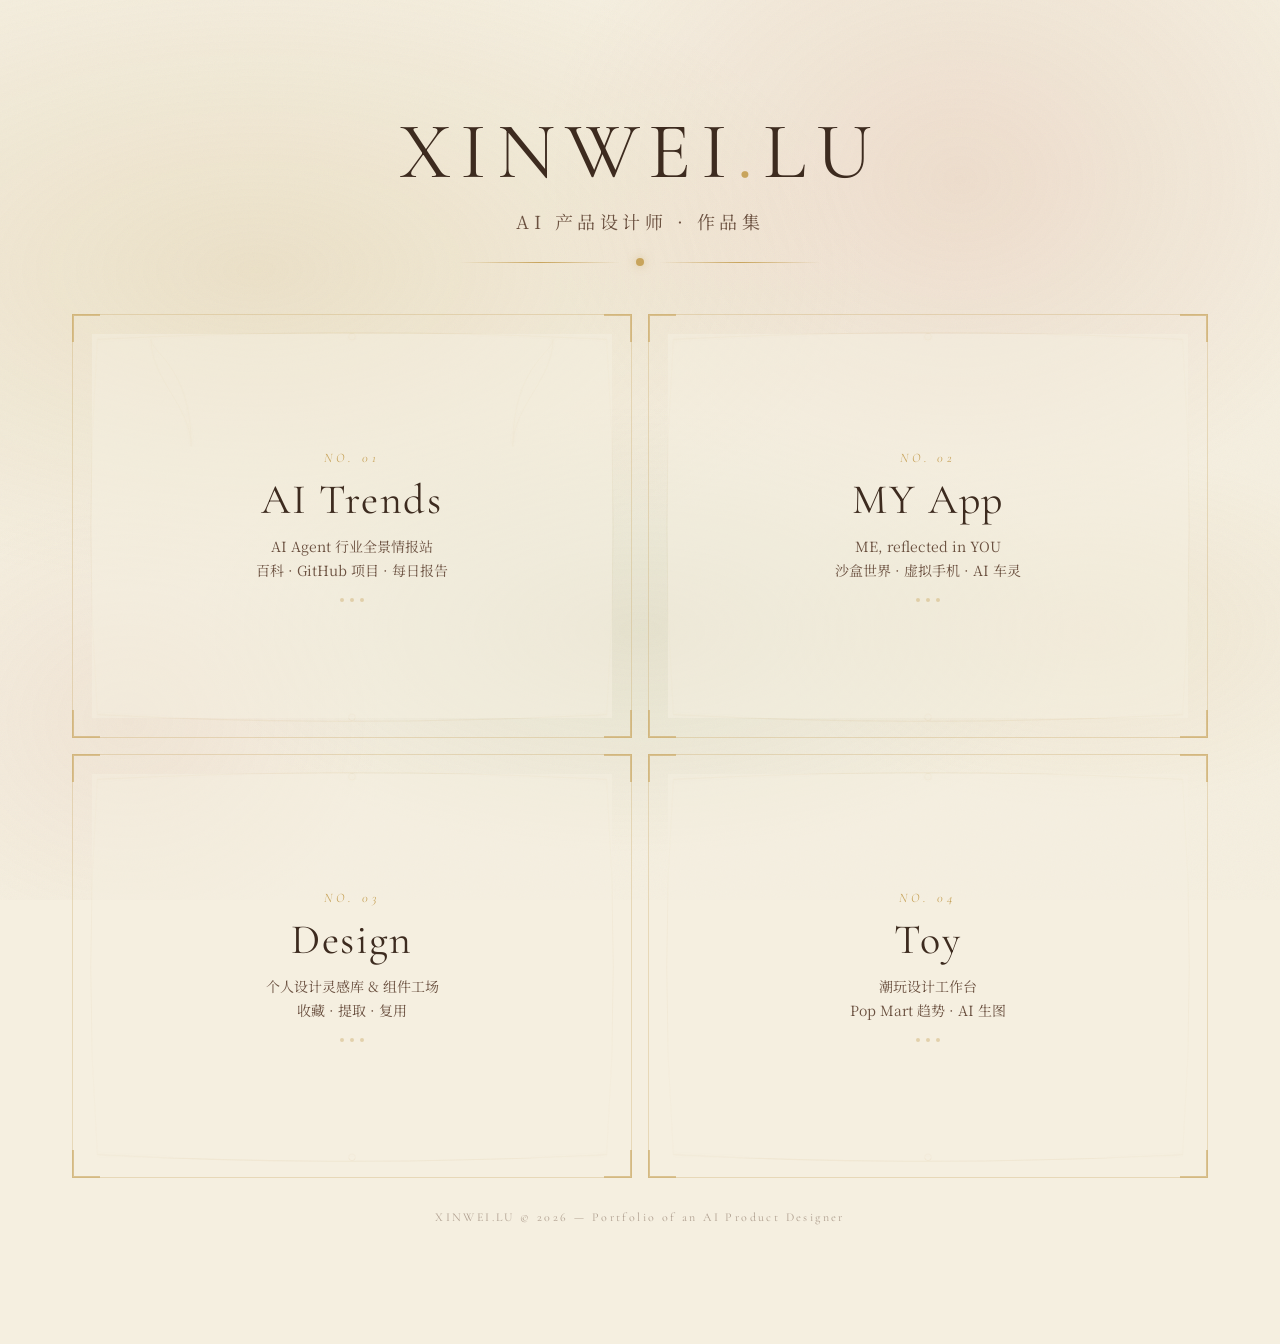
<file: visual-prototype/index.html>
<!DOCTYPE html>
<html lang="zh-CN">
<head>
<meta charset="UTF-8">
<meta name="viewport" content="width=device-width, initial-scale=1.0">
<title>XINWEI.LU</title>
<link href="https://fonts.googleapis.com/css2?family=Cormorant+Garamond:ital,wght@0,400;0,600;1,400&family=Noto+Serif+SC:wght@400;600&display=swap" rel="stylesheet">
<style>
*, *::before, *::after { margin: 0; padding: 0; box-sizing: border-box; }

:root {
  --gold: #c8a45c;
  --gold-light: #e0c878;
  --olive: #7a8b4e;
  --terracotta: #c4745a;
  --cream: #f5efe0;
  --parchment: #ede1c7;
  --warm-brown: #3d2b1f;
  --warm-brown-light: #6b5140;
  --card-bg: rgba(245, 239, 224, 0.55);
}

body {
  font-family: 'Cormorant Garamond', 'Noto Serif SC', Georgia, serif;
  background: #f5efe0;
  color: var(--warm-brown);
  min-height: 100vh;
  overflow-x: hidden;
}

/* ── Impressionist Background ── */
.bg-layer {
  position: fixed;
  inset: 0;
  z-index: 0;
  pointer-events: none;
}
.bg-layer::before {
  content: '';
  position: absolute;
  inset: 0;
  background:
    radial-gradient(ellipse 80% 60% at 20% 30%, rgba(196, 164, 92, 0.18) 0%, transparent 60%),
    radial-gradient(ellipse 60% 70% at 75% 20%, rgba(196, 116, 90, 0.14) 0%, transparent 55%),
    radial-gradient(ellipse 70% 50% at 50% 70%, rgba(122, 139, 78, 0.12) 0%, transparent 50%),
    radial-gradient(ellipse 50% 40% at 85% 70%, rgba(196, 164, 92, 0.10) 0%, transparent 50%),
    radial-gradient(ellipse 40% 50% at 10% 80%, rgba(196, 116, 90, 0.08) 0%, transparent 50%);
  animation: bg-breathe 12s ease-in-out infinite alternate;
}

@keyframes bg-breathe {
  0% { opacity: 0.7; transform: scale(1); }
  100% { opacity: 1; transform: scale(1.03); }
}

/* Noise texture overlay */
.bg-noise {
  position: fixed;
  inset: 0;
  z-index: 1;
  pointer-events: none;
  opacity: 0.04;
  background-image: url("data:image/svg+xml,%3Csvg viewBox='0 0 256 256' xmlns='http://www.w3.org/2000/svg'%3E%3Cfilter id='n'%3E%3CfeTurbulence type='fractalNoise' baseFrequency='0.8' numOctaves='4' stitchTiles='stitch'/%3E%3C/filter%3E%3Crect width='100%25' height='100%25' filter='url(%23n)' opacity='1'/%3E%3C/svg%3E");
  background-size: 256px 256px;
}

/* ── Main Content ── */
.main {
  position: relative;
  z-index: 2;
  max-width: 1200px;
  margin: 0 auto;
  padding: 48px 40px 80px;
}

/* ── Header ── */
.header {
  text-align: center;
  padding: 60px 20px 40px;
  position: relative;
}

.header-name {
  font-family: 'Cormorant Garamond', serif;
  font-size: clamp(48px, 7vw, 80px);
  font-weight: 400;
  letter-spacing: 0.12em;
  color: var(--warm-brown);
  line-height: 1.1;
}

.header-name .dot {
  color: var(--gold);
}

.header-sub {
  font-family: 'Noto Serif SC', serif;
  font-size: clamp(14px, 2vw, 18px);
  color: var(--warm-brown-light);
  letter-spacing: 0.25em;
  margin-top: 12px;
  font-weight: 400;
}

/* Mucha decorative line */
.mucha-line {
  display: flex;
  align-items: center;
  justify-content: center;
  gap: 16px;
  margin: 24px auto 0;
  max-width: 360px;
}
.mucha-line::before,
.mucha-line::after {
  content: '';
  flex: 1;
  height: 1px;
  background: linear-gradient(90deg, transparent, var(--gold), transparent);
}
.mucha-line .gem {
  width: 8px; height: 8px;
  background: var(--gold);
  border-radius: 50%;
  box-shadow: 0 0 8px rgba(200, 164, 92, 0.5);
}

/* ── Gallery Grid ── */
.gallery {
  display: grid;
  grid-template-columns: repeat(2, 1fr);
  gap: 32px;
  margin-top: 16px;
}

@media (max-width: 768px) {
  .gallery { grid-template-columns: 1fr; gap: 24px; }
  .main { padding: 32px 20px 60px; }
}

/* ── Mucha Frame Card ── */
.card-wrapper {
  position: relative;
  aspect-ratio: 4 / 3;
  cursor: pointer;
}

/* Outer ornate frame */
.card-frame {
  position: absolute;
  inset: -8px;
  border: 1px solid rgba(200, 164, 92, 0.3);
  transition: border-color 0.6s ease, box-shadow 0.6s ease;
}
.card-frame .corner {
  position: absolute;
  width: 28px; height: 28px;
  border-color: var(--gold);
  border-style: solid;
  opacity: 0.6;
  transition: all 0.6s ease;
}
.corner.tl { top: -1px; left: -1px; border-width: 2px 0 0 2px; }
.corner.tr { top: -1px; right: -1px; border-width: 2px 2px 0 0; }
.corner.bl { bottom: -1px; left: -1px; border-width: 0 0 2px 2px; }
.corner.br { bottom: -1px; right: -1px; border-width: 0 2px 2px 0; }

/* Inner vine ornament SVG */
.frame-vine {
  position: absolute;
  inset: 4px;
  pointer-events: none;
  opacity: 0.25;
  transition: opacity 0.6s ease;
}

.card-inner {
  position: absolute;
  inset: 12px;
  background: var(--card-bg);
  backdrop-filter: blur(2px);
  display: flex;
  flex-direction: column;
  align-items: center;
  justify-content: center;
  padding: 32px 24px;
  overflow: hidden;
}

/* Card ambient color wash */
.card-wash {
  position: absolute;
  inset: 0;
  opacity: 0;
  transition: opacity 0.8s ease;
}
.card-wash.w1 { background: radial-gradient(ellipse at 30% 40%, rgba(196, 164, 92, 0.15), transparent 70%); }
.card-wash.w2 { background: radial-gradient(ellipse at 60% 30%, rgba(122, 139, 78, 0.12), transparent 70%); }
.card-wash.w3 { background: radial-gradient(ellipse at 40% 60%, rgba(196, 116, 90, 0.12), transparent 70%); }
.card-wash.w4 { background: radial-gradient(ellipse at 55% 45%, rgba(196, 164, 92, 0.13), transparent 70%); }

/* Card typography */
.card-number {
  font-family: 'Cormorant Garamond', serif;
  font-size: 13px;
  letter-spacing: 0.3em;
  color: var(--gold);
  text-transform: uppercase;
  margin-bottom: 8px;
  font-style: italic;
  transition: letter-spacing 0.6s ease;
}

.card-title {
  font-family: 'Cormorant Garamond', serif;
  font-size: clamp(28px, 3.5vw, 42px);
  font-weight: 400;
  color: var(--warm-brown);
  letter-spacing: 0.04em;
  margin-bottom: 10px;
  transition: color 0.6s ease;
}

.card-desc {
  font-family: 'Noto Serif SC', serif;
  font-size: clamp(12px, 1.2vw, 14px);
  color: var(--warm-brown-light);
  text-align: center;
  line-height: 1.7;
  max-width: 280px;
  transition: color 0.6s ease;
}

/* Hover magic */
.card-wrapper:hover .card-frame {
  border-color: rgba(200, 164, 92, 0.7);
  box-shadow:
    0 0 30px rgba(200, 164, 92, 0.08),
    0 0 60px rgba(200, 164, 92, 0.04);
}
.card-wrapper:hover .corner {
  opacity: 1;
  border-color: var(--gold-light);
}
.card-wrapper:hover .frame-vine { opacity: 0.5; }
.card-wrapper:hover .card-wash { opacity: 1; }
.card-wrapper:hover .card-number { letter-spacing: 0.45em; }
.card-wrapper:hover .card-title { color: #2a1a0f; }
.card-wrapper:hover .card-inner {
  background: rgba(245, 239, 224, 0.72);
}

/* Card entrance stagger */
.card-wrapper {
  opacity: 0;
  animation: card-enter 1s ease-out forwards;
}
.card-wrapper:nth-child(1) { animation-delay: 0.15s; }
.card-wrapper:nth-child(2) { animation-delay: 0.30s; }
.card-wrapper:nth-child(3) { animation-delay: 0.45s; }
.card-wrapper:nth-child(4) { animation-delay: 0.60s; }

@keyframes card-enter {
  from { opacity: 0; transform: translateY(30px); }
  to { opacity: 1; transform: translateY(0); }
}

/* ── Tiny decorative dots ── */
.dot-cluster {
  display: flex;
  gap: 6px;
  margin-top: 16px;
}
.dot-cluster span {
  width: 4px; height: 4px;
  background: var(--gold);
  border-radius: 50%;
  opacity: 0.4;
  transition: opacity 0.6s ease;
}
.card-wrapper:hover .dot-cluster span { opacity: 0.7; }

/* ── Footer ── */
.footer {
  text-align: center;
  padding: 40px 20px;
  font-size: 12px;
  letter-spacing: 0.2em;
  color: var(--warm-brown-light);
  opacity: 0.5;
}

/* ── Gold shimmer on click ── */
@keyframes shimmer {
  0% { box-shadow: 0 0 0 0 rgba(200, 164, 92, 0.4); }
  100% { box-shadow: 0 0 0 20px rgba(200, 164, 92, 0); }
}
.card-wrapper:active .card-frame {
  animation: shimmer 0.6s ease-out;
}
</style>
</head>
<body>

<div class="bg-layer"></div>
<div class="bg-noise"></div>

<main class="main">

  <!-- Header -->
  <header class="header">
    <h1 class="header-name">XINWEI<span class="dot">.</span>LU</h1>
    <p class="header-sub">AI 产品设计师 · 作品集</p>
    <div class="mucha-line">
      <div class="gem"></div>
    </div>
  </header>

  <!-- Gallery -->
  <section class="gallery">

    <!-- Card 1: AI Trends -->
    <div class="card-wrapper">
      <div class="card-frame">
        <span class="corner tl"></span><span class="corner tr"></span>
        <span class="corner bl"></span><span class="corner br"></span>
      </div>
      <!-- Mucha vine ornament -->
      <svg class="frame-vine" viewBox="0 0 400 300" preserveAspectRatio="none">
        <path d="M10,10 Q200,0 390,10" fill="none" stroke="#c8a45c" stroke-width="0.8" opacity="0.4"/>
        <path d="M10,290 Q200,300 390,290" fill="none" stroke="#c8a45c" stroke-width="0.8" opacity="0.4"/>
        <path d="M10,10 Q0,150 10,290" fill="none" stroke="#c8a45c" stroke-width="0.6" opacity="0.3"/>
        <path d="M390,10 Q400,150 390,290" fill="none" stroke="#c8a45c" stroke-width="0.6" opacity="0.3"/>
        <!-- vine curls -->
        <path d="M50,10 C50,40 80,60 80,90 C80,30 50,20 50,10Z" fill="none" stroke="#c8a45c" stroke-width="0.6" opacity="0.35"/>
        <path d="M350,10 C350,40 320,60 320,90 C320,30 350,20 350,10Z" fill="none" stroke="#c8a45c" stroke-width="0.6" opacity="0.35"/>
        <circle cx="200" cy="8" r="2.5" fill="none" stroke="#c8a45c" stroke-width="0.6" opacity="0.5"/>
        <circle cx="200" cy="292" r="2.5" fill="none" stroke="#c8a45c" stroke-width="0.6" opacity="0.4"/>
      </svg>
      <div class="card-inner">
        <div class="card-wash w1"></div>
        <span class="card-number">No. 01</span>
        <h2 class="card-title">AI Trends</h2>
        <p class="card-desc">AI Agent 行业全景情报站<br>百科 · GitHub 项目 · 每日报告</p>
        <div class="dot-cluster"><span></span><span></span><span></span></div>
      </div>
    </div>

    <!-- Card 2: MY App -->
    <div class="card-wrapper">
      <div class="card-frame">
        <span class="corner tl"></span><span class="corner tr"></span>
        <span class="corner bl"></span><span class="corner br"></span>
      </div>
      <svg class="frame-vine" viewBox="0 0 400 300" preserveAspectRatio="none">
        <path d="M10,10 Q200,0 390,10" fill="none" stroke="#c8a45c" stroke-width="0.8" opacity="0.4"/>
        <path d="M10,290 Q200,300 390,290" fill="none" stroke="#c8a45c" stroke-width="0.8" opacity="0.4"/>
        <path d="M10,10 Q0,150 10,290" fill="none" stroke="#c8a45c" stroke-width="0.6" opacity="0.3"/>
        <path d="M390,10 Q400,150 390,290" fill="none" stroke="#c8a45c" stroke-width="0.6" opacity="0.3"/>
        <circle cx="200" cy="8" r="2.5" fill="none" stroke="#c8a45c" stroke-width="0.6" opacity="0.5"/>
        <circle cx="200" cy="292" r="2.5" fill="none" stroke="#c8a45c" stroke-width="0.6" opacity="0.4"/>
      </svg>
      <div class="card-inner">
        <div class="card-wash w2"></div>
        <span class="card-number">No. 02</span>
        <h2 class="card-title">MY App</h2>
        <p class="card-desc">ME, reflected in YOU<br>沙盒世界 · 虚拟手机 · AI 车灵</p>
        <div class="dot-cluster"><span></span><span></span><span></span></div>
      </div>
    </div>

    <!-- Card 3: Design -->
    <div class="card-wrapper">
      <div class="card-frame">
        <span class="corner tl"></span><span class="corner tr"></span>
        <span class="corner bl"></span><span class="corner br"></span>
      </div>
      <svg class="frame-vine" viewBox="0 0 400 300" preserveAspectRatio="none">
        <path d="M10,10 Q200,0 390,10" fill="none" stroke="#c8a45c" stroke-width="0.8" opacity="0.4"/>
        <path d="M10,290 Q200,300 390,290" fill="none" stroke="#c8a45c" stroke-width="0.8" opacity="0.4"/>
        <path d="M10,10 Q0,150 10,290" fill="none" stroke="#c8a45c" stroke-width="0.6" opacity="0.3"/>
        <path d="M390,10 Q400,150 390,290" fill="none" stroke="#c8a45c" stroke-width="0.6" opacity="0.3"/>
        <circle cx="200" cy="8" r="2.5" fill="none" stroke="#c8a45c" stroke-width="0.6" opacity="0.5"/>
        <circle cx="200" cy="292" r="2.5" fill="none" stroke="#c8a45c" stroke-width="0.6" opacity="0.4"/>
      </svg>
      <div class="card-inner">
        <div class="card-wash w3"></div>
        <span class="card-number">No. 03</span>
        <h2 class="card-title">Design</h2>
        <p class="card-desc">个人设计灵感库 & 组件工场<br>收藏 · 提取 · 复用</p>
        <div class="dot-cluster"><span></span><span></span><span></span></div>
      </div>
    </div>

    <!-- Card 4: Toy -->
    <div class="card-wrapper">
      <div class="card-frame">
        <span class="corner tl"></span><span class="corner tr"></span>
        <span class="corner bl"></span><span class="corner br"></span>
      </div>
      <svg class="frame-vine" viewBox="0 0 400 300" preserveAspectRatio="none">
        <path d="M10,10 Q200,0 390,10" fill="none" stroke="#c8a45c" stroke-width="0.8" opacity="0.4"/>
        <path d="M10,290 Q200,300 390,290" fill="none" stroke="#c8a45c" stroke-width="0.8" opacity="0.4"/>
        <path d="M10,10 Q0,150 10,290" fill="none" stroke="#c8a45c" stroke-width="0.6" opacity="0.3"/>
        <path d="M390,10 Q400,150 390,290" fill="none" stroke="#c8a45c" stroke-width="0.6" opacity="0.3"/>
        <circle cx="200" cy="8" r="2.5" fill="none" stroke="#c8a45c" stroke-width="0.6" opacity="0.5"/>
        <circle cx="200" cy="292" r="2.5" fill="none" stroke="#c8a45c" stroke-width="0.6" opacity="0.4"/>
      </svg>
      <div class="card-inner">
        <div class="card-wash w4"></div>
        <span class="card-number">No. 04</span>
        <h2 class="card-title">Toy</h2>
        <p class="card-desc">潮玩设计工作台<br>Pop Mart 趋势 · AI 生图</p>
        <div class="dot-cluster"><span></span><span></span><span></span></div>
      </div>
    </div>

  </section>

  <footer class="footer">
    <p>XINWEI.LU &copy; 2026 &mdash; Portfolio of an AI Product Designer</p>
  </footer>

</main>

</body>
</html>
</file>
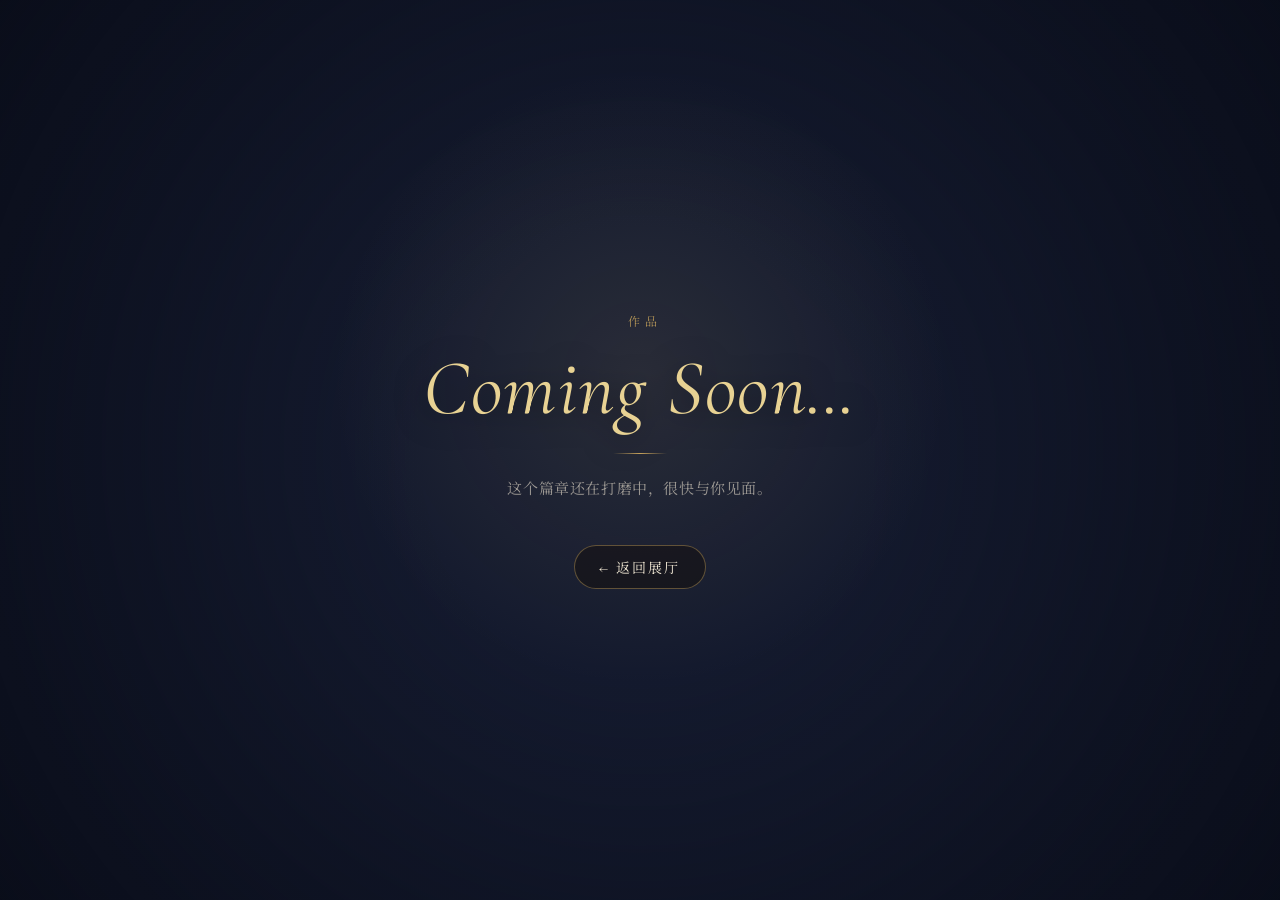
<file: coming-soon.html>
<!doctype html>
<html lang="zh-CN">
<head>
<meta charset="utf-8">
<meta name="viewport" content="width=device-width, initial-scale=1">
<title>Coming Soon · Caroline</title>
<link href="https://fonts.googleapis.com/css2?family=Cormorant+Garamond:ital,wght@0,400;0,500;1,400&family=Noto+Serif+SC:wght@300;400&display=swap" rel="stylesheet">
<style>
  :root { --gold:#c8a45c; --gold-light:#e8d293; --cream:#f3ead6; }
  * { margin:0; box-sizing:border-box; }
  html, body { height:100%; }
  body {
    font-family:'Cormorant Garamond','Noto Serif SC',Georgia,serif; color:var(--cream);
    background-color:#141a2e; display:flex; align-items:center; justify-content:center; overflow:hidden;
  }
  .bg {
    position:fixed; inset:0; pointer-events:none;
    background:
      radial-gradient(circle 440px at 50% 42%, rgba(232,210,147,.10), transparent 70%),
      radial-gradient(circle at 50% 50%, transparent 28%, rgba(4,6,14,.62) 100%);
  }
  .wrap { position:relative; text-align:center; padding:32px; animation:rise 1s cubic-bezier(.22,.61,.36,1) both; }
  @keyframes rise { from { opacity:0; transform:translateY(14px); } to { opacity:1; transform:none; } }
  .mod { font-size:12px; letter-spacing:.42em; text-transform:uppercase; color:var(--gold); opacity:.85; margin-bottom:20px; }
  .mod .no { font-style:italic; color:var(--gold-light); margin-right:10px; }
  h1 {
    font-weight:400; font-style:italic; font-size:clamp(40px,9vw,78px); letter-spacing:.02em;
    color:var(--gold-light); text-shadow:0 4px 30px rgba(0,0,0,.5); line-height:1;
  }
  h1 .dots span { display:inline-block; animation:blink 1.4s infinite; }
  h1 .dots span:nth-child(2) { animation-delay:.2s; }
  h1 .dots span:nth-child(3) { animation-delay:.4s; }
  @keyframes blink { 0%,100% { opacity:.22; } 50% { opacity:1; } }
  .rule { width:54px; height:1px; background:linear-gradient(90deg,transparent,var(--gold),transparent); margin:26px auto 0; }
  .sub { margin-top:22px; font-size:15px; color:rgba(243,234,214,.6); letter-spacing:.04em; line-height:1.8; }
  .back {
    display:inline-flex; align-items:center; gap:8px; margin-top:42px; padding:11px 24px; border-radius:999px;
    text-decoration:none; color:var(--cream); font-size:14px; letter-spacing:.16em;
    border:1px solid rgba(200,164,92,.42); background:rgba(18,12,4,.4); transition:.25s;
  }
  .back:hover { background:rgba(200,164,92,.16); border-color:var(--gold); }
</style>
</head>
<body>
<div class="bg"></div>
<div class="wrap">
  <div class="mod"><span class="no"></span><span id="modname">作品</span></div>
  <h1>Coming&nbsp;Soon<span class="dots"><span>.</span><span>.</span><span>.</span></span></h1>
  <div class="rule"></div>
  <div class="sub" id="sub">这个篇章还在打磨中，很快与你见面。</div>
  <a class="back" href="index.html">← 返回展厅</a>
</div>
<script>
  var m = (new URLSearchParams(location.search)).get('m') || '';
  var NO  = { Design:'N° 03', Toy:'N° 04' };
  var SUB = { Design:'设计作品集正在精心布展中，敬请期待。', Toy:'玩具与实验项目正在打磨中，很快与你见面。' };
  if (m) {
    document.getElementById('modname').textContent = m;
    document.querySelector('.mod .no').textContent = NO[m] || '';
    if (SUB[m]) document.getElementById('sub').textContent = SUB[m];
    document.title = m + ' · Coming Soon';
  }
</script>
</body>
</html>
</file>
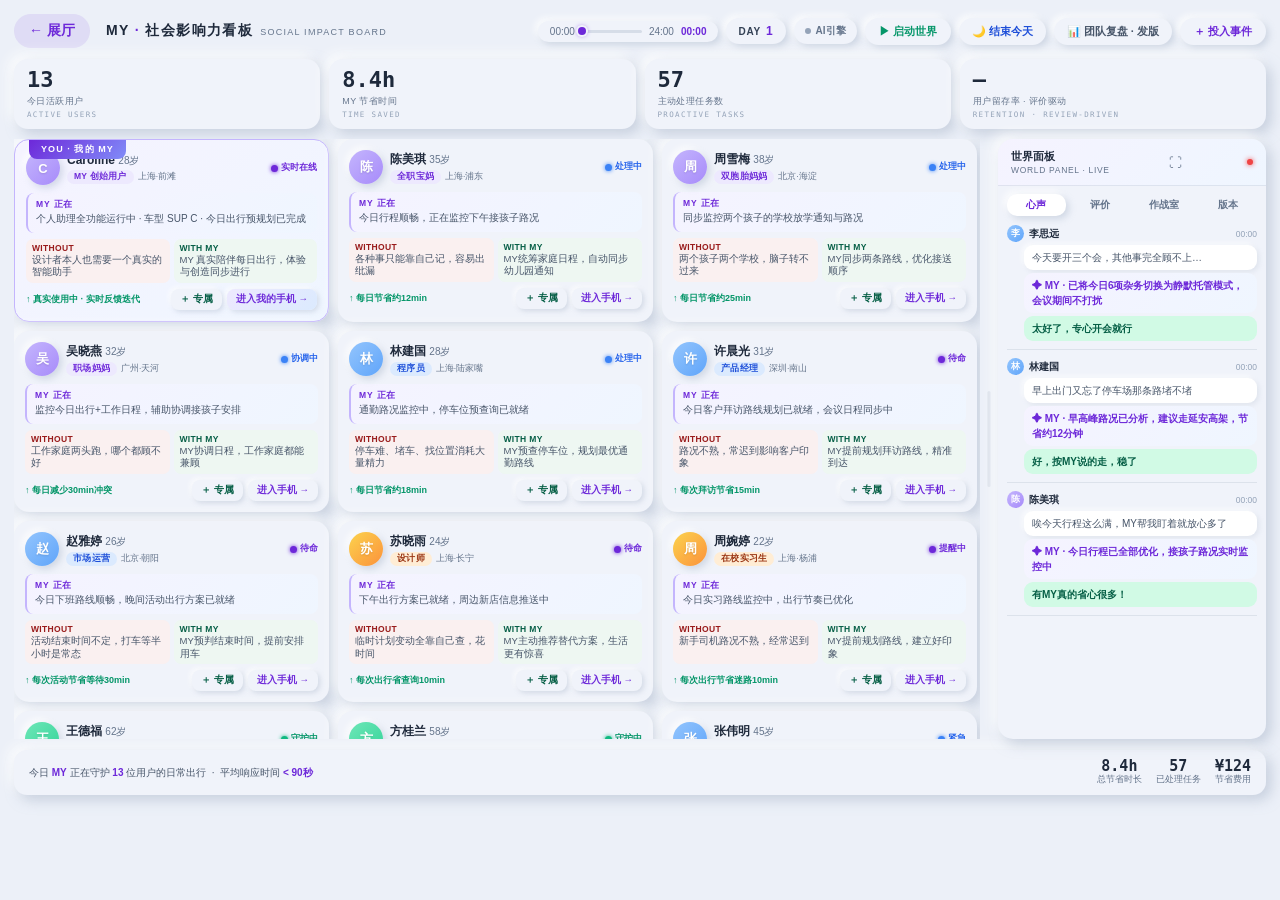
<file: my/dashboard.html>
<!DOCTYPE html>
<html lang="zh-CN">
<head>
<meta charset="utf-8">
<title>MY · 社会影响力看板</title>
<style>
:root{
  --bg:#ECF0F8;--sur:#F0F3FA;--sur2:#E8EDF6;
  --nm:5px 5px 13px rgba(163,177,198,.52),-5px -5px 13px rgba(255,255,255,.9);
  --nm-sm:3px 3px 7px rgba(163,177,198,.42),-3px -3px 7px rgba(255,255,255,.85);
  --nm-in:inset 3px 3px 7px rgba(163,177,198,.4),inset -3px -3px 7px rgba(255,255,255,.8);
  --pu:#6D28D9;--pu-l:#EDE9FE;--pu-m:#C4B5FD;
  --bl:#1D4ED8;--bl-l:#DBEAFE;--bl-m:#93C5FD;
  --gr:#065F46;--gr-l:#D1FAE5;
  --re:#991B1B;--re-l:#FEE2E2;
  --or:#9A3412;--or-l:#FFEDD5;
  --t1:#1E293B;--t2:#334155;--t3:#475569;--t4:#64748B;--t5:#94A3B8;
  --bd:rgba(148,163,184,.22);
  --mono:'SF Mono','JetBrains Mono','Cascadia Code',Consolas,monospace;
}
*{box-sizing:border-box;margin:0;padding:0;}
body{font-family:-apple-system,'PingFang SC','Microsoft YaHei',sans-serif;
  background:var(--bg);color:var(--t1);padding:14px;font-size:12px;min-height:100vh;}

/* ── HEADER ── */
.hd{display:flex;align-items:center;justify-content:space-between;margin-bottom:11px;}
.logo{font-size:14px;font-weight:800;letter-spacing:.1em;}
.logo em{color:var(--pu);font-style:normal;}
.logo-sub{font-size:9px;font-weight:400;color:var(--t4);letter-spacing:.14em;margin-left:7px;}
.hd-r{display:flex;gap:8px;align-items:center;}
.time-pill{box-shadow:var(--nm-sm);border-radius:20px;padding:5px 12px;font-size:10px;
  color:var(--t4);display:flex;align-items:center;gap:7px;background:var(--sur);}
.ttrack{width:60px;height:3px;background:rgba(148,163,184,.28);border-radius:3px;position:relative;}
.tfill{width:38%;height:100%;background:linear-gradient(90deg,var(--pu-m),var(--bl-m));border-radius:3px;}
.thead{position:absolute;left:38%;top:50%;transform:translate(-50%,-50%);
  width:8px;height:8px;border-radius:50%;background:var(--pu);
  box-shadow:0 0 0 2px var(--sur),0 0 5px var(--pu);}
.tnow{color:var(--pu);font-weight:700;}
.btn-ev{box-shadow:var(--nm-sm);background:var(--sur);border:none;border-radius:14px;
  padding:6px 14px;font-size:11px;color:var(--pu);cursor:pointer;font-weight:700;transition:.15s;}
.btn-ev:hover,.btn-ev.active{box-shadow:var(--nm-in);}
.btn-ev.active{color:var(--bl);}

/* ── STATS ── */
.stats{display:grid;grid-template-columns:repeat(4,1fr);gap:9px;margin-bottom:10px;}
.sc{box-shadow:var(--nm);background:var(--sur);border-radius:14px;padding:10px 13px;}
.sn{font-size:22px;font-weight:700;line-height:1;transition:.4s;font-family:var(--mono);color:var(--t1);}
.sn-pu,.sn-bl,.sn-gr,.sn-or{color:var(--t1);}
.sl{font-size:9px;color:var(--t4);margin-top:4px;letter-spacing:.05em;}
.sle{display:block;font-family:var(--mono);font-size:7.5px;color:var(--t5);
  letter-spacing:.18em;margin-top:2px;text-transform:uppercase;}

/* ── EVENT PANEL ── */
.ev-panel{box-shadow:var(--nm-in);background:var(--sur);border-radius:14px;
  padding:10px 14px;margin-bottom:11px;display:none;flex-direction:column;gap:9px;}
.ev-panel.open{display:flex;}
.ev-row{display:flex;align-items:center;gap:9px;flex-wrap:wrap;}
.ev-row-label{font-size:9px;color:var(--t4);letter-spacing:.12em;font-weight:600;
  flex-shrink:0;white-space:nowrap;}
.evchips{display:flex;gap:5px;flex-wrap:wrap;flex:1;}
.ec{border-radius:20px;padding:4px 11px;font-size:10px;cursor:pointer;
  border:1px solid var(--bd);background:var(--sur);font-weight:600;transition:.15s;white-space:nowrap;
  box-shadow:2px 2px 5px rgba(163,177,198,.22),-2px -2px 5px rgba(255,255,255,.7);}
.ec:hover{box-shadow:var(--nm-in);}
.ec.on{background:white;outline:1.5px solid currentColor;outline-offset:0;
  box-shadow:0 2px 8px rgba(0,0,0,.1)!important;}
.ec1{color:#1D4ED8;}.ec2{color:#C2410C;}.ec3{color:#A16207;}.ec4{color:#0369A1;}
.ec5{color:#6D28D9;}.ec6{color:#991B1B;}.ec7{color:#15803D;}.ec8{color:#475569;}
.ec9{color:#9A3412;}.ec10{color:#7E22CE;}
.ev-custom-row{display:flex;gap:7px;align-items:center;}
.ev-input{flex:1;box-shadow:var(--nm-in);background:var(--sur);border:none;
  border-radius:10px;padding:7px 12px;font-size:11px;color:var(--t1);outline:none;}
.ev-input::placeholder{color:var(--t5);}
.ev-submit{box-shadow:var(--nm-sm);background:var(--sur);border:none;border-radius:10px;
  padding:7px 14px;font-size:11px;color:var(--pu);font-weight:700;cursor:pointer;
  white-space:nowrap;transition:.15s;}
.ev-submit:hover{box-shadow:var(--nm-in);}
.ev-active-list{display:flex;gap:6px;flex-wrap:wrap;align-items:center;}
.ev-active-tag{background:linear-gradient(135deg,var(--pu-l),var(--bl-l));
  border-radius:20px;padding:3px 10px;font-size:10px;color:var(--pu);font-weight:600;
  display:flex;align-items:center;gap:5px;}
.ev-remove{cursor:pointer;color:var(--t4);font-size:11px;line-height:1;}
.ev-remove:hover{color:var(--re);}

/* ── MAIN LAYOUT ── */
.main{display:grid;grid-template-columns:1fr 8px 268px;gap:5px;align-items:start;
  transition:grid-template-columns .28s cubic-bezier(.2,.8,.3,1);}
.main.dragging{transition:none;}
.drag{cursor:col-resize;align-self:stretch;position:relative;border-radius:4px;touch-action:none;}
.drag::after{content:'';position:absolute;left:50%;transform:translateX(-50%);top:42%;bottom:42%;
  width:3px;border-radius:3px;background:var(--bd);transition:.15s;}
.drag:hover::after,.main.dragging .drag::after{background:var(--pu-m);top:34%;bottom:34%;}
.vp-expand{border:none;background:transparent;color:var(--t4);cursor:pointer;font-size:13px;
  padding:2px 5px;border-radius:7px;margin-left:auto;margin-right:6px;transition:.15s;}
.vp-expand:hover{color:var(--pu);}
.ugwrap{overflow-y:auto;max-height:600px;padding-right:3px;}
.ugwrap::-webkit-scrollbar{width:3px;}
.ugwrap::-webkit-scrollbar-thumb{background:var(--bd);border-radius:3px;}
.ug{display:grid;grid-template-columns:repeat(3,1fr);gap:9px;}

/* ── USER CARD ── */
.uc{box-shadow:var(--nm);background:var(--sur);border-radius:15px;padding:11px;
  position:relative;overflow:visible;transition:box-shadow .18s;}
.uc:hover{box-shadow:var(--nm-in);}
.uc.flash{animation:flash .5s ease;}
@keyframes flash{0%{box-shadow:0 0 0 2px var(--pu-m),var(--nm);}100%{box-shadow:var(--nm);}}
.ev-flag{position:absolute;top:0;right:0;border-bottom-left-radius:9px;border-top-right-radius:14px;
  padding:2px 8px;font-size:9px;font-weight:700;
  background:linear-gradient(135deg,var(--bl-l),var(--pu-l));color:var(--bl);}
.ct{display:flex;align-items:center;gap:7px;margin-bottom:8px;}
.av{width:34px;height:34px;border-radius:50%;display:flex;align-items:center;justify-content:center;
  font-size:13px;font-weight:800;color:white;flex-shrink:0;box-shadow:var(--nm-sm);
  text-shadow:0 1px 2px rgba(0,0,0,.12);}
.av-tpu{background:linear-gradient(135deg,#C4B5FD,#A78BFA);}
.av-tbl{background:linear-gradient(135deg,#93C5FD,#60A5FA);}
.av-tgr{background:linear-gradient(135deg,#6EE7B7,#34D399);}
.av-tor{background:linear-gradient(135deg,#FCD34D,#FB923C);}
.un{font-size:12px;font-weight:700;color:var(--t1);}
.umeta{display:flex;align-items:center;gap:4px;margin-top:2px;flex-wrap:wrap;}
.utag{font-size:8.5px;font-weight:700;border-radius:9px;padding:1px 7px;letter-spacing:.03em;}
.tpu{background:var(--pu-l);color:var(--pu);}
.tbl{background:var(--bl-l);color:var(--bl);}
.tgr{background:var(--gr-l);color:var(--gr);}
.tor{background:var(--or-l);color:var(--or);}
.uloc{font-size:8.5px;color:var(--t4);}
.orb-wrap{display:flex;align-items:center;gap:3px;margin-left:auto;flex-shrink:0;}
.orb{width:7px;height:7px;border-radius:50%;}
.o-pu{background:var(--pu);box-shadow:0 0 4px var(--pu);animation:p 1.2s infinite;}
.o-bl{background:#3B82F6;box-shadow:0 0 4px #3B82F6;animation:p .7s infinite;}
.o-gr{background:#10B981;box-shadow:0 0 4px #10B981;animation:p 3s infinite;}
.os{font-size:8.5px;font-weight:700;}
.os-pu{color:var(--pu);}.os-bl{color:#2563EB;}.os-gr{color:#059669;}
@keyframes p{0%,100%{opacity:1}50%{opacity:.35}}
.mybox{background:linear-gradient(135deg,#F5F3FF,#EFF6FF);border-radius:8px;
  padding:6px 8px;margin-bottom:6px;border-left:2.5px solid var(--pu-m);}
.myl{font-size:8.5px;font-weight:700;color:var(--pu);letter-spacing:.1em;margin-bottom:1px;}
.myt{font-size:10px;color:var(--t3);line-height:1.45;}
.cmp{display:grid;grid-template-columns:1fr 1fr;gap:4px;margin-bottom:6px;}
.cn{background:#FAF0F0;border-radius:7px;padding:4px 6px;}
.cy{background:#EEF7F2;border-radius:7px;padding:4px 6px;}
.cl{font-size:8.5px;font-weight:700;letter-spacing:.04em;margin-bottom:1px;}
.cn .cl{color:var(--re);}.cy .cl{color:var(--gr);}
.ct2{font-size:9.5px;color:var(--t3);line-height:1.35;}
.cf{display:flex;align-items:center;justify-content:space-between;gap:5px;}
.sv{font-size:9px;color:#059669;font-weight:700;flex:1;}
.cf-btns{display:flex;gap:5px;}
.ebtn{box-shadow:2px 2px 5px rgba(163,177,198,.38),-2px -2px 5px rgba(255,255,255,.78);
  background:var(--sur);border:none;border-radius:8px;padding:4px 9px;
  font-size:9.5px;font-weight:700;cursor:pointer;transition:.15s;}
.ebtn:hover{box-shadow:var(--nm-in);}
.ebtn-pu{color:var(--pu);}
.ebtn-gr{color:var(--gr);}
/* personal event inline panel */
.pe-panel{display:none;margin-top:7px;padding-top:7px;
  border-top:1px solid var(--bd);}
.pe-panel.open{display:block;}
.pe-suggestions{display:flex;gap:5px;flex-wrap:wrap;margin-bottom:6px;}
.pe-sug{background:var(--sur2);border:1.2px solid var(--bd);border-radius:14px;
  padding:3px 9px;font-size:9.5px;color:var(--t3);cursor:pointer;transition:.15s;}
.pe-sug:hover{background:var(--pu-l);color:var(--pu);border-color:var(--pu-m);}
.pe-input-row{display:flex;gap:6px;}
.pe-input{flex:1;box-shadow:var(--nm-in);background:var(--sur);border:none;
  border-radius:8px;padding:5px 9px;font-size:10px;color:var(--t1);outline:none;}
.pe-input::placeholder{color:var(--t5);}
.pe-ok{box-shadow:var(--nm-sm);background:var(--sur);border:none;border-radius:8px;
  padding:5px 10px;font-size:10px;color:var(--pu);font-weight:700;cursor:pointer;transition:.15s;}
.pe-ok:hover{box-shadow:var(--nm-in);}
.pe-tags{display:flex;gap:4px;flex-wrap:wrap;margin-top:5px;}
.pe-tag{background:var(--or-l);border-radius:14px;padding:2px 9px;
  font-size:9px;color:var(--or);font-weight:600;display:flex;align-items:center;gap:4px;}
.pe-tag-rm{cursor:pointer;color:var(--t4);font-size:10px;}
.pe-tag-rm:hover{color:var(--re);}

/* ── VOICE PANEL ── */
.vp{box-shadow:var(--nm);background:var(--sur);border-radius:15px;
  overflow:hidden;display:flex;flex-direction:column;height:600px;position:sticky;top:14px;}
.vph{padding:10px 13px;background:linear-gradient(135deg,#F5F3FF,#EFF6FF);
  border-bottom:1px solid var(--bd);display:flex;align-items:center;gap:7px;}
.vpt{font-size:11px;font-weight:700;color:var(--t1);}
.vps{font-size:8.5px;color:var(--t4);margin-top:1px;letter-spacing:.08em;}
.live{width:6px;height:6px;border-radius:50%;background:#EF4444;
  box-shadow:0 0 5px #EF4444;margin-left:auto;animation:p 1s infinite;}
.vpf{flex:1;overflow-y:auto;padding:9px;display:flex;flex-direction:column;gap:6px;}
.vpf::-webkit-scrollbar{width:3px;}
.vpf::-webkit-scrollbar-thumb{background:var(--bd);border-radius:3px;}
.vi{display:flex;flex-direction:column;gap:3px;animation:fadeIn .4s ease;}
@keyframes fadeIn{from{opacity:0;transform:translateY(-6px);}to{opacity:1;transform:none;}}
.virow{display:flex;align-items:center;gap:5px;}
.viav{width:17px;height:17px;border-radius:50%;color:white;font-size:9px;font-weight:800;
  display:inline-flex;align-items:center;justify-content:center;flex-shrink:0;}
.vinm{font-size:10px;font-weight:700;color:var(--t1);}
.vitm{font-size:8.5px;color:var(--t5);margin-left:auto;}
.bbl{border-radius:9px;padding:5px 8px;font-size:10px;line-height:1.5;
  margin-left:17px;max-width:96%;}
.bbt{background:white;color:var(--t3);
  box-shadow:2px 2px 5px rgba(163,177,198,.22),-2px -2px 5px rgba(255,255,255,.7);}
.bbm{background:linear-gradient(135deg,#F5F3FF,#EFF6FF);color:var(--pu);font-weight:600;}
.bbr{background:var(--gr-l);color:var(--gr);font-weight:600;}
.bbx{background:#FAF0F0;color:#B91C1C;font-weight:600;}
.vdiv{height:1px;background:var(--bd);margin:2px 0;flex-shrink:0;}

/* ── BOTTOM BAR ── */
.bot{box-shadow:var(--nm);background:var(--sur);border-radius:13px;
  padding:9px 15px;margin-top:11px;display:flex;align-items:center;justify-content:space-between;}
.botl{font-size:10px;color:var(--t3);}
.botl strong{color:var(--pu);}
.botr{display:flex;gap:14px;}
.bm{text-align:center;}
.bmn{font-size:15px;font-weight:700;color:var(--t1);line-height:1;font-family:var(--mono);}
.bml{font-size:8.5px;color:var(--t4);}

/* ── PHONE MODAL ── */
.modal-overlay{position:fixed;inset:0;background:rgba(30,41,59,.45);
  backdrop-filter:blur(8px);display:none;align-items:center;justify-content:center;
  z-index:1000;}
.modal-overlay.open{display:flex;}
.modal-box{display:flex;flex-direction:column;align-items:center;gap:12px;}
.modal-user-info{display:flex;align-items:center;gap:8px;
  background:rgba(255,255,255,.18);border-radius:20px;padding:7px 16px;
  backdrop-filter:blur(10px);}
.mui-av{width:26px;height:26px;border-radius:50%;color:white;font-size:12px;font-weight:800;
  display:flex;align-items:center;justify-content:center;}
.mui-name{font-size:13px;font-weight:700;color:white;}
.mui-tag{font-size:10px;color:rgba(255,255,255,.7);}
.phone-wrap{overflow:visible;width:303px;height:634px;}
.phone-wrap iframe{width:421px;height:880px;border:none;background:transparent;
  transform:scale(0.72);transform-origin:top left;}
.modal-close{background:rgba(255,255,255,.18);border:none;border-radius:50%;
  width:36px;height:36px;cursor:pointer;font-size:16px;color:white;
  display:flex;align-items:center;justify-content:center;
  backdrop-filter:blur(10px);transition:.15s;}
.modal-close:hover{background:rgba(255,255,255,.3);}

/* ── ME CARD ── */
.uc-me{background:linear-gradient(145deg,#F5F3FF 0%,#EFF6FF 100%);
  border:1.5px solid var(--pu-m);}
.me-badge{background:linear-gradient(135deg,var(--pu),#818CF8);color:white;
  font-size:9px;font-weight:800;padding:3px 12px;letter-spacing:.12em;
  border-bottom-left-radius:8px;border-bottom-right-radius:8px;
  position:absolute;top:0;left:14px;}
.ebtn-me{background:linear-gradient(135deg,#EDE9FE,#DBEAFE)!important;
  color:var(--pu)!important;font-weight:800!important;}
.uc-add{border:1.5px dashed var(--pu-m);background:transparent;box-shadow:none;
  display:flex;align-items:center;justify-content:center;flex-direction:column;gap:5px;
  cursor:pointer;min-height:150px;color:var(--t4);font-size:11px;font-weight:700;transition:.15s;}
.uc-add:hover{color:var(--pu);background:rgba(237,233,254,.35);box-shadow:none;}
.uc-add b{font-size:24px;color:var(--pu-m);font-weight:400;line-height:1;}

/* ── WORLD ENGINE ── */
.btn-run{box-shadow:var(--nm-sm);background:var(--sur);border:none;border-radius:14px;
  padding:6px 14px;font-size:11px;color:#059669;cursor:pointer;font-weight:700;transition:.15s;
  display:flex;align-items:center;gap:6px;}
.btn-run:hover{box-shadow:var(--nm-in);}
.btn-run.on{box-shadow:var(--nm-in);color:#DC2626;}
.run-dot{width:6px;height:6px;border-radius:50%;background:#10B981;box-shadow:0 0 5px #10B981;
  animation:p 1s infinite;display:none;}
.btn-run.on .run-dot{display:block;}
.live-chip{display:inline-block;background:#D1FAE5;color:#059669;font-size:8px;font-weight:800;
  border-radius:8px;padding:1px 6px;margin-left:5px;letter-spacing:.08em;vertical-align:1px;}

/* ── VP TABS + WAR ROOM ── */
.vtab-row{display:flex;gap:5px;padding:8px 9px 0;flex-shrink:0;}
.vtab{border:none;background:transparent;font-size:10px;font-weight:700;color:var(--t4);
  cursor:pointer;padding:4px 0;border-radius:10px;transition:.15s;flex:1;}
.vtab.on{background:white;color:var(--pu);box-shadow:var(--nm-sm);}

/* ── VERSIONS ── */
#ver{flex:1;overflow-y:auto;padding:9px;display:none;flex-direction:column;gap:8px;}
#ver.on{display:flex;}
#ver::-webkit-scrollbar{width:3px;}
#ver::-webkit-scrollbar-thumb{background:var(--bd);border-radius:3px;}
.team-card{background:linear-gradient(135deg,#F5F3FF,#EFF6FF);border-radius:10px;padding:8px 10px;
  font-size:9.5px;color:var(--t3);line-height:1.7;}
.team-card b{color:var(--t1);}
.ver-card{background:white;border-radius:10px;padding:8px 10px;
  box-shadow:2px 2px 5px rgba(163,177,198,.2),-2px -2px 5px rgba(255,255,255,.7);}
.ver-card.off{opacity:.5;}
.ver-head{display:flex;align-items:center;gap:6px;}
.ver-v{font-family:var(--mono);font-size:11px;font-weight:700;color:var(--pu);}
.ver-day{font-size:8.5px;color:var(--t5);}
.ver-state{margin-left:auto;font-size:8.5px;font-weight:800;border-radius:8px;padding:1px 7px;}
.ver-state.live{background:#EEF7F2;color:#059669;}
.ver-state.off{background:#F1F2F6;color:#94A3B8;}
.ver-recap{font-size:9.5px;color:var(--t3);line-height:1.55;margin-top:4px;}
.ver-chg{font-size:9.5px;color:var(--t2);margin-top:4px;line-height:1.5;display:flex;gap:5px;align-items:baseline;}
.role-chip{flex-shrink:0;font-size:8px;font-weight:800;border-radius:7px;padding:1px 6px;
  background:var(--pu-l);color:var(--pu);}
.ver-test{font-size:9px;color:var(--t4);margin-top:4px;}
.ver-metrics{font-family:var(--mono);font-size:8.5px;color:var(--t5);margin-top:4px;}
.btn-rb{box-shadow:var(--nm-sm);background:var(--sur);border:none;border-radius:8px;
  padding:4px 10px;font-size:9px;font-weight:700;color:var(--bl);cursor:pointer;margin-top:6px;transition:.15s;}
.btn-rb:hover{box-shadow:var(--nm-in);}
.ver-card.real{border-left:2.5px solid #34D399;}
.appr-item{background:white;border-radius:9px;padding:6px 9px;display:flex;align-items:center;gap:6px;
  font-size:9.5px;box-shadow:2px 2px 5px rgba(163,177,198,.18),-2px -2px 5px rgba(255,255,255,.7);}
.appr-t{font-weight:700;color:var(--t1);flex:1;min-width:0;overflow:hidden;text-overflow:ellipsis;white-space:nowrap;}
.appr-d{font-family:var(--mono);font-size:8px;color:var(--t5);}
.appr-st{font-size:8.5px;font-weight:800;border-radius:8px;padding:1px 7px;background:var(--or-l);color:var(--or);flex-shrink:0;}
.appr-st.ok{background:#EEF7F2;color:#059669;}
.appr-x{cursor:pointer;color:var(--t5);font-size:11px;padding:0 2px;}
.appr-x:hover{color:var(--re);}
#war{flex:1;overflow-y:auto;padding:9px;display:none;flex-direction:column;gap:8px;}
#war.on{display:flex;}
#war::-webkit-scrollbar{width:3px;}
#war::-webkit-scrollbar-thumb{background:var(--bd);border-radius:3px;}
#vpf.off{display:none;}
.war-empty{font-size:10px;color:var(--t4);line-height:1.7;padding:2px 4px;}
.btn-standup{box-shadow:var(--nm-sm);background:var(--sur);border:none;border-radius:10px;
  padding:9px;font-size:11px;color:var(--pu);font-weight:700;cursor:pointer;transition:.15s;flex-shrink:0;}
.btn-standup:hover{box-shadow:var(--nm-in);}
.war-role{display:flex;align-items:center;gap:5px;font-size:10px;font-weight:700;color:var(--t2);margin-bottom:3px;}
.war-card{background:white;border-radius:10px;padding:8px 9px;
  box-shadow:2px 2px 5px rgba(163,177,198,.22),-2px -2px 5px rgba(255,255,255,.7);}
.war-sum{font-size:10px;color:var(--t3);line-height:1.55;}
.war-pain{font-size:9.5px;color:var(--or);background:var(--or-l);border-radius:8px;
  padding:3px 8px;margin-top:4px;line-height:1.45;}
.bk-card{background:linear-gradient(135deg,#F5F3FF,#EFF6FF);border-radius:10px;padding:8px 9px;}
.bk-top{display:flex;align-items:center;gap:6px;}
.bk-pri{font-size:8.5px;font-weight:800;border-radius:7px;padding:1px 6px;flex-shrink:0;}
.pri-P0{background:var(--re-l);color:var(--re);}
.pri-P1{background:var(--or-l);color:var(--or);}
.pri-P2{background:var(--bl-l);color:var(--bl);}
.bk-title{font-size:10.5px;font-weight:700;color:var(--t1);}
.bk-why{font-size:9.5px;color:var(--t3);margin-top:3px;line-height:1.5;}
.bk-line{font-size:9.5px;color:var(--t3);margin-top:3px;line-height:1.5;}
.bk-line b{color:var(--t2);font-weight:700;}
/* ── QA · LLM-as-judge ── */
.war-btns{display:flex;gap:6px;flex-shrink:0;}
.war-btns .btn-standup{flex:1;}
.qa-dims{display:flex;gap:6px;}
.qa-dim{flex:1;box-shadow:var(--nm-sm);background:var(--sur);border-radius:10px;padding:7px 8px;text-align:center;}
.qa-dim b{font-size:16px;font-weight:700;font-family:var(--mono);color:var(--t1);display:block;line-height:1.1;}
.qa-dim b.low{color:#DC2626;}
.qa-dim span{font-size:8.5px;color:var(--t4);}
.qa-case{background:white;border-radius:9px;padding:6px 9px;font-size:9.5px;color:var(--t3);line-height:1.55;
  box-shadow:2px 2px 5px rgba(163,177,198,.18),-2px -2px 5px rgba(255,255,255,.7);}
.qa-case.warn{background:#FFF9F2;border-left:2.5px solid #FB923C;}
.qa-verdict{font-weight:800;font-size:8.5px;border-radius:7px;padding:1px 6px;margin-right:4px;}
.qa-verdict.pass{background:#EEF7F2;color:#059669;}
.qa-verdict.warn{background:#FFEDD5;color:#C2410C;}

.war-think{font-size:10px;color:var(--t4);padding:6px 4px;display:flex;gap:7px;align-items:center;}
.spin{width:10px;height:10px;border:2px solid var(--pu-m);border-top-color:transparent;border-radius:50%;
  animation:sp .7s linear infinite;flex-shrink:0;}
@keyframes sp{to{transform:rotate(360deg)}}

/* ── DAY / API / KEY MODAL ── */
.day-pill{box-shadow:var(--nm-sm);background:var(--sur);border-radius:14px;padding:6px 12px;
  font-size:10px;font-weight:800;color:var(--t2);letter-spacing:.08em;display:flex;align-items:center;gap:5px;}
.day-pill b{color:var(--pu);font-size:12px;}
.btn-day{box-shadow:var(--nm-sm);background:var(--sur);border:none;border-radius:14px;
  padding:6px 13px;font-size:11px;color:var(--bl);cursor:pointer;font-weight:700;transition:.15s;}
.btn-day:hover{box-shadow:var(--nm-in);}
.btn-day:disabled{opacity:.5;cursor:wait;}
.api-chip{box-shadow:var(--nm-sm);background:var(--sur);border:none;border-radius:14px;
  padding:6px 11px;font-size:10px;color:var(--t4);cursor:pointer;font-weight:700;transition:.15s;
  display:flex;align-items:center;gap:5px;}
.api-chip:hover{box-shadow:var(--nm-in);}
.api-dot{width:6px;height:6px;border-radius:50%;background:#94A3B8;}
.api-chip.ok .api-dot{background:#10B981;box-shadow:0 0 4px #10B981;}
.api-chip.bad .api-dot{background:#EF4444;box-shadow:0 0 4px #EF4444;animation:p .8s infinite;}
.api-chip.bad{color:#DC2626;}
.key-box{background:var(--sur);border-radius:18px;padding:20px 22px;width:360px;
  box-shadow:0 24px 60px rgba(0,0,0,.3);display:flex;flex-direction:column;gap:10px;}
.key-box b{font-size:13px;color:var(--t1);}
.key-box p{font-size:10.5px;color:var(--t4);line-height:1.6;}
.key-input{box-shadow:var(--nm-in);background:var(--sur);border:none;border-radius:10px;
  padding:9px 12px;font-size:11px;color:var(--t1);outline:none;font-family:monospace;}
.key-row{display:flex;gap:8px;justify-content:flex-end;}
.key-btn{box-shadow:var(--nm-sm);background:var(--sur);border:none;border-radius:10px;
  padding:7px 14px;font-size:11px;font-weight:700;cursor:pointer;color:var(--pu);transition:.15s;}
.key-btn:hover{box-shadow:var(--nm-in);}
.key-btn.ghost{color:var(--t4);}
.key-hint{font-size:10px;color:var(--t4);min-height:14px;}
.key-hint.ok{color:#059669;}
.key-hint.err{color:#DC2626;}

/* ── REVIEWS ── */
#rev{flex:1;overflow-y:auto;padding:9px;display:none;flex-direction:column;gap:8px;}
#rev.on{display:flex;}
#rev::-webkit-scrollbar{width:3px;}
#rev::-webkit-scrollbar-thumb{background:var(--bd);border-radius:3px;}
.rev-sum{background:linear-gradient(135deg,#F5F3FF,#EFF6FF);border-radius:12px;padding:10px 12px;
  display:flex;align-items:center;gap:14px;}
.rev-score{font-size:24px;font-weight:700;color:var(--pu);line-height:1;font-family:var(--mono);}
.rev-stars{color:#F59E0B;font-size:11px;letter-spacing:1px;}
.rev-meta{font-size:9px;color:var(--t4);margin-top:2px;}
.rev-keep{margin-left:auto;text-align:right;}
.rev-keep b{font-size:16px;font-weight:800;color:#059669;display:block;line-height:1;}
.rev-keep span{font-size:8.5px;color:var(--t4);}
.rev-feats{display:flex;gap:5px;flex-wrap:wrap;}
.rev-feat{background:white;border-radius:14px;padding:3px 9px;font-size:9px;color:var(--t3);
  font-weight:600;box-shadow:2px 2px 5px rgba(163,177,198,.18),-2px -2px 5px rgba(255,255,255,.7);}
.rev-feat b{color:var(--pu);}
.rev-card{background:white;border-radius:10px;padding:8px 10px;
  box-shadow:2px 2px 5px rgba(163,177,198,.2),-2px -2px 5px rgba(255,255,255,.7);}
.rev-top{display:flex;align-items:center;gap:6px;}
.rev-name{font-size:10px;font-weight:700;color:var(--t1);}
.rev-day{font-size:8px;color:var(--t5);margin-left:auto;}
.rev-st{color:#F59E0B;font-size:10px;letter-spacing:.5px;}
.rev-txt{font-size:10px;color:var(--t3);line-height:1.55;margin-top:4px;}
.rev-tag{display:inline-block;border-radius:9px;padding:1px 7px;font-size:8.5px;font-weight:700;margin-top:5px;}
.rev-tag.keep{background:#EEF7F2;color:#059669;}
.rev-tag.churn{background:#FAF0F0;color:#DC2626;}
.rev-empty{font-size:10px;color:var(--t4);line-height:1.7;padding:4px;}
/* ── LOCK / MEET BUTTONS ── */
.btn-lock{box-shadow:var(--nm-sm);background:rgba(109,40,217,.10);border:none;border-radius:14px;
  padding:6px 13px;font-size:11px;color:#6D28D9;cursor:pointer;font-weight:700;transition:.15s;}
.btn-lock:hover{box-shadow:var(--nm-in);}
.btn-lock.on{background:rgba(16,185,129,.12);color:#059669;}
.btn-meet{box-shadow:var(--nm-sm);background:var(--sur);border:none;border-radius:14px;
  padding:6px 13px;font-size:11px;color:var(--t3);cursor:pointer;font-weight:700;transition:.15s;}
.btn-meet:hover{box-shadow:var(--nm-in);}
</style>
</head>
<body>

<!-- HEADER -->
<div class="hd">
  <div style="display:flex;align-items:center;gap:16px"><a href="../index.html" title="返回展厅" style="display:inline-flex;align-items:center;gap:7px;text-decoration:none;color:#6D28D9;font-size:14px;font-weight:600;padding:8px 15px;border-radius:999px;background:rgba(109,40,217,.10);white-space:nowrap">← 展厅</a><div class="logo">MY <em>·</em> 社会影响力看板<span class="logo-sub">SOCIAL IMPACT BOARD</span></div></div>
  <div class="hd-r">
    <div class="time-pill">
      <span>00:00</span>
      <div class="ttrack"><div class="tfill" id="tfill" style="width:0%"></div><div class="thead" id="thead" style="left:0%"></div></div>
      <span>24:00</span><span class="tnow" id="wclock">00:00</span>
    </div>
    <div class="day-pill">DAY <b id="day-num">1</b></div>
    <button class="api-chip" id="api-chip" onclick="openKeyModal()"><span class="api-dot"></span>AI引擎</button>
    <button class="btn-run" id="btn-run" onclick="toggleWorld()"><span class="run-dot"></span><span id="run-label">▶ 启动世界</span></button>
    <button class="btn-day" id="btn-day" onclick="endDay()">🌙 结束今天</button>
    <button class="btn-meet" id="btn-meet" onclick="doMeeting()">📊 团队复盘 · 发版</button>
    <button class="btn-ev" id="btn-ev" onclick="toggleEvPanel()">＋ 投入事件</button>
  </div>
</div>

<!-- STATS -->
<div class="stats">
  <div class="sc"><div class="sn" id="st-users">13</div><div class="sl">今日活跃用户<span class="sle">Active Users</span></div></div>
  <div class="sc"><div class="sn" id="st-time">8.4h</div><div class="sl">MY 节省时间<span class="sle">Time Saved</span></div></div>
  <div class="sc"><div class="sn" id="st-tasks">57</div><div class="sl">主动处理任务数<span class="sle">Proactive Tasks</span></div></div>
  <div class="sc"><div class="sn" id="st-keep">—</div><div class="sl">用户留存率 · 评价驱动<span class="sle">Retention · Review-driven</span></div></div>
</div>

<!-- EVENT PANEL -->
<div class="ev-panel" id="ev-panel">
  <div class="ev-row">
    <span class="ev-row-label">预设事件</span>
    <div class="evchips" id="ev-chips"></div>
  </div>
  <div class="ev-custom-row">
    <span class="ev-row-label">自定义</span>
    <input class="ev-input" id="ev-input" placeholder="输入任意事件，例如：高速追尾事故、明星机场接机..." maxlength="30">
    <button class="ev-submit" onclick="submitCustomEvent()">投入 →</button>
  </div>
  <div id="ev-active-area" style="display:none">
    <div class="ev-active-list" id="ev-active-list"></div>
  </div>
</div>

<!-- MAIN -->
<div class="main" id="main">
  <div class="ugwrap"><div class="ug" id="ug"></div></div>
  <div class="drag" id="drag" title="拖动调整面板宽度 · 双击复位"></div>
  <!-- VOICE PANEL -->
  <div class="vp">
    <div class="vph">
      <div><div class="vpt">世界面板</div><div class="vps">WORLD PANEL · LIVE</div></div>
      <button class="vp-expand" onclick="togglePanelWide()" title="放大/还原面板">⛶</button>
      <div class="live"></div>
    </div>
    <div class="vtab-row">
      <button class="vtab on" id="vtab-voice" onclick="switchVTab('voice')">心声</button>
      <button class="vtab" id="vtab-rev" onclick="switchVTab('rev')">评价</button>
      <button class="vtab" id="vtab-war" onclick="switchVTab('war')">作战室</button>
      <button class="vtab" id="vtab-ver" onclick="switchVTab('ver')">版本</button>
    </div>
    <div class="vpf" id="vpf"></div>
    <div id="rev"></div>
    <div id="war"></div>
    <div id="ver"></div>
  </div>
</div>

<!-- BOTTOM BAR -->
<div class="bot">
  <div class="botl" id="bot-text">今日 <strong>MY</strong> 正在守护 <strong>12</strong> 位用户的日常出行 &nbsp;·&nbsp; 平均响应时间 <strong>&lt; 90秒</strong></div>
  <div class="botr">
    <div class="bm"><div class="bmn" id="bt-time">8.4h</div><div class="bml">总节省时长</div></div>
    <div class="bm"><div class="bmn" id="bt-tasks">57</div><div class="bml">已处理任务</div></div>
    <div class="bm"><div class="bmn" id="bt-cost">¥124</div><div class="bml">节省费用</div></div>
  </div>
</div>

<!-- USER MODAL -->
<div class="modal-overlay" id="user-modal" onclick="if(event.target===this)closeUserModal()">
  <div class="key-box">
    <b>👤 新增虚拟用户</b>
    <p>新用户将真实加入世界运行：被全城事件影响、产生心声、写评价、计入留存。也可以进TA的手机和TA的 MY 聊天。</p>
    <input class="key-input" id="nu-name" placeholder="姓名，如：孙立伟" maxlength="6">
    <div style="display:flex;gap:8px">
      <input class="key-input" id="nu-age" placeholder="年龄" maxlength="2" style="flex:1">
      <input class="key-input" id="nu-tag" placeholder="身份，如：夜班医生" maxlength="8" style="flex:2">
    </div>
    <select class="key-input" id="nu-tc">
      <option value="tpu">人群 · 家庭（紫）</option>
      <option value="tbl">人群 · 职场（蓝）</option>
      <option value="tgr">人群 · 银发（绿）</option>
      <option value="tor">人群 · 年轻（橙）</option>
    </select>
    <input class="key-input" id="nu-city" placeholder="城市，如：上海·徐汇" maxlength="10">
    <input class="key-input" id="nu-wo" placeholder="TA 的日常痛点，如：夜班回家路上太困" maxlength="24">
    <div class="key-row">
      <button class="key-btn ghost" onclick="randomUser()" style="margin-right:auto">🎲 随机生成</button>
      <button class="key-btn ghost" onclick="closeUserModal()">取消</button>
      <button class="key-btn" onclick="addUser()">加入世界</button>
    </div>
  </div>
</div>

<!-- KEY MODAL -->
<div class="modal-overlay" id="key-modal" onclick="if(event.target===this)closeKeyModal()">
  <div class="key-box">
    <b>🔌 AI 引擎连接（DeepSeek）</b>
    <p>世界引擎、用户评价、产品站会都由这个 key 驱动。失效时在这里换一个新的即可，无需改代码。<br>申请地址：platform.deepseek.com</p>
    <input class="key-input" id="key-input" placeholder="sk-..." spellcheck="false">
    <div class="key-row">
      <button class="key-btn ghost" onclick="closeKeyModal()">取消</button>
      <button class="key-btn" id="key-save" onclick="saveKey()">保存并测试连接</button>
    </div>
    <span class="key-hint" id="key-hint"></span>
  </div>
</div>

<!-- PHONE MODAL -->
<div class="modal-overlay" id="phone-modal" onclick="handleModalClick(event)">
  <div class="modal-box">
    <div class="modal-user-info">
      <span class="mui-av" id="mui-av"></span>
      <div><div class="mui-name" id="mui-name"></div><div class="mui-tag" id="mui-tag"></div></div>
    </div>
    <div class="phone-wrap">
      <iframe id="phone-iframe" src="about:blank"></iframe>
    </div>
    <button class="modal-close" onclick="closePhone()">✕</button>
  </div>
</div>

<!-- AUTH MODAL -->
<div class="modal-overlay" id="auth-modal" onclick="if(event.target===this)closeAuthModal()" style="display:none">
  <div class="key-box">
    <b>🔐 Caroline 专属入口</b>
    <p>输入密码解锁私人控制台，token 本地保存 30 天。</p>
    <input class="key-input" id="auth-pwd" type="password" placeholder="••••••••" autocomplete="current-password"
           onkeydown="if(event.key==='Enter')doLogin()">
    <div class="key-row">
      <button class="key-btn ghost" onclick="closeAuthModal()">取消</button>
      <button class="key-btn" id="auth-submit" onclick="doLogin()">解锁</button>
    </div>
    <span class="key-hint" id="auth-hint"></span>
  </div>
</div>

<script>
/* ─────────── DATA ─────────── */
const EVENTS = [
  {id:'rain',  cls:'ec1', label:'🌧️ 突发暴雨'},
  {id:'jam',   cls:'ec2', label:'🚗 晚高峰严重拥堵'},
  {id:'hot',   cls:'ec3', label:'🌡️ 极端高温 40°C'},
  {id:'cold',  cls:'ec4', label:'❄️ 寒潮大雪预警'},
  {id:'show',  cls:'ec5', label:'🎵 演唱会10万人散场'},
  {id:'road',  cls:'ec6', label:'🏗️ 主干道施工封路'},
  {id:'school',cls:'ec7', label:'🎓 开学放学高峰'},
  {id:'smog',  cls:'ec8', label:'🌫️ 重度雾霾预警'},
  {id:'crash', cls:'ec9', label:'🚨 附近发生交通事故'},
  {id:'hosp',  cls:'ec10',label:'🏥 儿科急诊高峰期'},
];

/* 默认 + 事件脚本 */
const USERS = [
  {
    id:'me', name:'Caroline', age:28, emoji:'👩', tag:'MY 创始用户', tc:'tpu', city:'上海·前滩',
    oc:'o-pu', os:'os-pu', ot:'实时在线',
    isMe: true,
    myS:'个人助理全功能运行中 · 车型 SUP C · 今日出行预规划已完成',
    wo:'设计者本人也需要一个真实的智能助手', wi:'MY 真实陪伴每日出行，体验与创造同步进行', sv:'真实使用中 · 实时反馈迭代',
    ps:['下午拜访合作方','约了朋友喝下午茶','SUP C 需要保养了','周末出城透气'],
    ev:{
      rain:{myS:'暴雨中，已找好室内停车位，规划绕行路线，下午出行方案已就绪',
        wo:'设计师出行也会淋雨，体验变差',wi:'MY守护创始用户，第一手感知产品能力',sv:'创始用户实时体验',
        v:{t:'下雨了，下午还要出去…',
           a:'今日暴雨，停车位已锁定，路线已绕开积水区，建议14:30出发',
           r:'嗯，按MY说的来！'}},
      jam:{myS:'晚高峰拥堵，已自动规划最优回家路线，节省约20分钟',
        wo:'堵在路上，思路全被打断',wi:'MY搞定路线，专注思考更重要的事',sv:'节省20min'},
      hot:{myS:'高温40°C，已提前远程开启SUP C空调，锁定阴凉停车位',
        wo:'进热车不舒服，心情变差',wi:'MY提前准备好，进车即凉爽',sv:'舒适体验·随时感知'},
      show:{myS:'附近演唱会10万人散场，已提前规划绕行路线，避开人流高峰',
        wo:'被人流困住，完全没预期',wi:'MY预警+绕行，顺利离开',sv:'避开拥堵·心情愉快'}
    }
  },
  {
    id:'chen', name:'陈美琪', age:35, emoji:'👩', tag:'全职宝妈', tc:'tpu', city:'上海·浦东',
    oc:'o-bl', os:'os-bl', ot:'处理中',
    myS:'今日行程顺畅，正在监控下午接孩子路况',
    wo:'各种事只能靠自己记，容易出纰漏', wi:'MY统筹家庭日程，自动同步幼儿园通知', sv:'每日节省约12min',
    ps:['孩子发烧需要就医','幼儿园临时通知','老公出差今天回来','超市补货'],
    ev:{
      rain:{myS:'检测到暴雨+接孩子15:30，已重规划路线绕开内涝路段，联系幼儿园老师',
        wo:'堵路迟到，孩子淋雨等20分钟',wi:'提前出发，准时接到，没淋雨',sv:'节省35min·焦虑-80%',
        v:{t:'唉今天雨这么大，孩子三点半放学…来不来得及啊…',
           a:'已检测到暴雨，接孩子路线重规划，提前15分钟出发即可准时到达',
           r:'太好了，MY都安排好了！我不慌了～'}},
      jam:{myS:'晚高峰严重拥堵，接孩子路线已重规划，建议16:00提前出发',
        wo:'平时出发时间不够，堵在路上接孩子迟到',wi:'MY提醒提前出发，准时到达幼儿园',sv:'节省20min·准时接孩子',
        v:{t:'今天好堵啊，三点半能接到孩子吗…',
           a:'检测到晚高峰拥堵，建议16:00提前出发，已规划最优路线',
           r:'好，按MY说的提前出发，稳了！'}},
      hot:{myS:'极端高温，已提前15分钟远程开启车内空调，规划最短暴露路线',
        wo:'孩子进热车难受，等待降温耗时',wi:'MY提前开空调，孩子进车即凉快',sv:'孩子舒适·节省等待10min',
        v:{t:'这么热，孩子出来进车里会不会热坏…',
           a:'检测到高温40°C，已提前远程开启空调，车内已降至24°C',
           r:'太贴心了！孩子一进车就凉快，不用受苦！'}},
      hosp:{myS:'检测到附近儿科急诊高峰，已预约好明日上午复诊时段，规划最快路线',
        wo:'临时去急诊排队3小时',wi:'MY预约好时段，半小时看完',sv:'节省2.5h·宝宝少受苦'}
    }
  },
  {
    id:'zhou', name:'周雪梅', age:38, emoji:'👩‍👦‍👦', tag:'双胞胎妈妈', tc:'tpu', city:'北京·海淀',
    oc:'o-bl', os:'os-bl', ot:'处理中',
    myS:'同步监控两个孩子的学校放学通知与路况',
    wo:'两个孩子两个学校，脑子转不过来',wi:'MY同步两条路线，优化接送顺序',sv:'每日节省约25min',
    ps:['老大临时有补习','老二活动需要接送','两个孩子同时发烧','学校家长会'],
    ev:{
      rain:{myS:'暴雨中两孩路线冲突，MY已同步规划最优双线路由，协调出发顺序',
        wo:'顾了老大顾不了老二，焦头烂额',wi:'最优路线，两个都准时接到',sv:'节省48min·两孩安全',
        v:{t:'两个孩子两个学校，下这雨根本没法安排…头都大了…',
           a:'已同步规划两条接送路线，建议先接锦程（16:00），再接锦诺（16:35），总耗时最短',
           r:'MY帮我排好了！这下两个都能接到！'}},
      jam:{myS:'拥堵严重，已为两条接送路线均重规划，给两所学校老师发了通知',
        wo:'两个孩子都等着急，老师也在催',wi:'MY通知学校，孩子有序等待',sv:'节省30min'},
      school:{myS:'今日是开学放学高峰，已提前30分钟规划绕行路线',
        wo:'开学堵死，两个孩子都迟到',wi:'提前绕行，准时到校',sv:'开学顺利·全家不焦虑'}
    }
  },
  {
    id:'wu', name:'吴晓燕', age:32, emoji:'👩‍💼', tag:'职场妈妈', tc:'tpu', city:'广州·天河',
    oc:'o-bl', os:'os-bl', ot:'协调中',
    myS:'监控今日出行+工作日程，辅助协调接孩子安排',
    wo:'工作家庭两头跑，哪个都顾不好',wi:'MY协调日程，工作家庭都能兼顾',sv:'每日减少30min冲突',
    ps:['下午有重要会议','孩子老师打电话','临时需要加班','老人来帮忙接孩子'],
    ev:{
      rain:{myS:'下午开会与接孩子冲突，MY已联系队友代接，给孩子和老师发了微信',
        wo:'两头跑，工作家庭都顾不上',wi:'MY协调好了，她专心开完会',sv:'工作家庭平衡',
        v:{t:'下午开会没法接孩子，但又下这么大雨，怎么办…',
           a:'已联系李姐帮接孩子，并给王老师发了微信说明情况，孩子会在教室等',
           r:'太感谢MY了！我可以安心开完这个会！'}},
      jam:{myS:'下班拥堵+接孩子时间紧张，已通知家人提前出发',
        wo:'各自为战，孩子等到天黑',wi:'MY统一调度，家人协作接孩子',sv:'家庭协作效率+60%'}
    }
  },
  {
    id:'lin', name:'林建国', age:28, emoji:'👨‍💻', tag:'程序员', tc:'tbl', city:'上海·陆家嘴',
    oc:'o-bl', os:'os-bl', ot:'处理中',
    myS:'通勤路况监控中，停车位预查询已就绪',
    wo:'停车难、堵车、找位置消耗大量精力',wi:'MY预查停车位，规划最优通勤路线',sv:'每日节省约18min',
    ps:['临时加班到很晚','朋友约饭在陆家嘴','车需要保养了','今晚要送朋友去机场'],
    ev:{
      rain:{myS:'暴雨晚高峰最强，已找到公司地库B2空位，推送错峰离开建议19:30',
        wo:'雨中绕圈找停车，浑身湿透',wi:'地库直停，错峰出行零压力',sv:'节省28min·省油¥12',
        v:{t:'又下雨了，晚上肯定堵死，停车也是噩梦…',
           a:'公司地库B2层今晚18:00起有空位，建议19:30错峰离开可避开最堵时段',
           r:'哈，后路都给我想好了，继续敲代码！'}},
      jam:{myS:'晚高峰严重拥堵，推荐绕行苏州河南路，节省约22分钟',
        wo:'堵在路上刷手机，下班变成煎熬',wi:'绕行路线顺畅，准时到家',sv:'节省22min'},
      smog:{myS:'重度雾霾，建议减少户外暴露，地库直连通道避免步行穿越路面',
        wo:'不知道今天霾这么重，骑车来的',wi:'MY提前提醒，选择最低暴露出行方式',sv:'健康保护'}
    }
  },
  {
    id:'xu', name:'许晨光', age:31, emoji:'🧑‍💻', tag:'产品经理', tc:'tbl', city:'深圳·南山',
    oc:'o-pu', os:'os-pu', ot:'待命',
    myS:'今日客户拜访路线规划已就绪，会议日程同步中',
    wo:'路况不熟，常迟到影响客户印象',wi:'MY提前规划拜访路线，精准到达',sv:'每次拜访节省15min',
    ps:['客户临时改地址','会议提前半小时','停车收费太贵了','赶下午的飞机'],
    ev:{
      rain:{myS:'客户拜访路线穿过暴雨核心区，MY已重规划绕行路线并同步到日历',
        wo:'被堵在路上，客户久等印象差',wi:'新路线提前告知客户，顺利赴约',sv:'节省22min·客户满意',
        v:{t:'拜访客户的路刚好经过下雨最严重的地方，要不要提前出发…',
           a:'已重规划绕行路线，节省约8分钟，建议提前10分钟出发，到达时间已同步给客户',
           r:'稳了，客户说没关系按时来就行，MY帮我维护了形象！'}},
      jam:{myS:'晚高峰拥堵影响客户会议准时到达，MY已通知客户延迟5分钟',
        wo:'堵车没法通知客户，干等着急',wi:'MY提前预警+自动通知，不失礼',sv:'避免失约尴尬'}
    }
  },
  {
    id:'zhao', name:'赵雅婷', age:26, emoji:'👩‍💼', tag:'市场运营', tc:'tbl', city:'北京·朝阳',
    oc:'o-pu', os:'os-pu', ot:'待命',
    myS:'今日下班路线顺畅，晚间活动出行方案已就绪',
    wo:'活动结束时间不定，打车等半小时是常态',wi:'MY预判结束时间，提前安排用车',sv:'每次活动节省等待30min',
    ps:['今晚有品牌发布会','临时要去798展览','下班要顺道取快递','周末要驾车出京'],
    ev:{
      rain:{myS:'今晚线下活动在798，暴雨预计散场时最强，MY已帮订最近停车场',
        wo:'活动结束雨最大，打车等40分钟',wi:'有车有位，活动完直接离开',sv:'节省40min·不淋雨',
        v:{t:'今晚活动在798，偏偏赶上暴雨，散场肯定一片混乱…',
           a:'已预订798南门停车场P2区今晚名额，散场后步行80米即可到车',
           r:'这个安排太完美了，活动结束直接走人！'}},
      show:{myS:'附近演唱会10万人散场，已为今晚活动出行规划避开散场路段的返程路线',
        wo:'不知道有演唱会，被困在人海里2小时',wi:'MY提前预警，走备用路线顺利离开',sv:'避开拥堵·节省2h'}
    }
  },
  {
    id:'su', name:'苏晓雨', age:24, emoji:'👩‍🎨', tag:'设计师', tc:'tor', city:'上海·长宁',
    oc:'o-pu', os:'os-pu', ot:'待命',
    myS:'下午出行方案已就绪，周边新店信息推送中',
    wo:'临时计划变动全靠自己查，花时间',wi:'MY主动推荐替代方案，生活更有惊喜',sv:'每次出行省查询10min',
    ps:['今天想去网红店打卡','约了朋友下午喝咖啡','需要买个礼物','车停到哪里方便'],
    ev:{
      rain:{myS:'下午约会计划受暴雨影响，推荐3家室内网红咖啡馆，已帮改好预订时间',
        wo:'露天餐厅临时取消，约会泡汤',wi:'换室内打卡地，反而更有惊喜',sv:'约会成功·心情转化',
        v:{t:'今天约了喝下午茶，偏偏下雨，露天位肯定没了…',
           a:'已帮您改预订至长宁来福士室内网红咖啡馆，同样的时间，今日有窗边位',
           r:'哇这个更好！下雨天坐窗边看雨景也很浪漫嘛！'}},
      hot:{myS:'高温40°C，已为下午出行推荐全程室内路线（地铁+商场连廊），避免暴晒',
        wo:'烈日暴晒，妆容全花了',wi:'MY规划全室内路线，清爽到达',sv:'防晒保护·体验更好'}
    }
  },
  {
    id:'zhoub', name:'周婉婷', age:22, emoji:'👩‍🎓', tag:'在校实习生', tc:'tor', city:'上海·杨浦',
    oc:'o-pu', os:'os-pu', ot:'提醒中',
    myS:'今日实习路线监控中，出行节奏已优化',
    wo:'新手司机路况不熟，经常迟到',wi:'MY提前规划路线，建立好印象',sv:'每次出行节省迷路10min',
    ps:['今天有实习面试','第一次开车去陌生地方','停车费超出预算了','老板让临时加班'],
    ev:{
      rain:{myS:'今天有实习面试，路线有积水路段，已调整路线+提示早出发，备好打车方案',
        wo:'鞋湿迟到，第一印象大打折扣',wi:'提前到达，从容自信',sv:'面试顺利·自信感+',
        v:{t:'今天有实习面试，雨这么大…要不要改时间啊，好纠结…',
           a:'面试路线绕开积水点已重规划，建议提前20分钟出发，备选打车方案已就绪',
           r:'好！出发！第一次面试有MY撑腰，稳！'}},
      jam:{myS:'早高峰拥堵，面试路线耗时增加20分钟，建议立即出发',
        wo:'不知道要堵，出发晚了迟到',wi:'MY预警+立即提醒，准时到达',sv:'准时赴约'}
    }
  },
  {
    id:'wang', name:'王德福', age:62, emoji:'👴', tag:'退休教师', tc:'tgr', city:'上海·闵行',
    oc:'o-gr', os:'os-gr', ot:'守护中',
    myS:'下午出行守护中，语音引导模式已就绪',
    wo:'不熟悉手机导航，容易走错路',wi:'MY语音全程引导，出行安全顺畅',sv:'每次减少迷路15min',
    ps:['下午接孙女放学','想去公园钓鱼','要去医院复查','老伴要买菜'],
    ev:{
      rain:{myS:'下午接孙女，已切换语音引导模式，路线简化为3个转弯，通知其女儿路况',
        wo:'不熟导航，走错路，孙女久等',wi:'语音全程引导，平稳接到孙女',sv:'老人安全·家人放心',
        v:{t:'这导航我看不太懂，而且下雨路不好走…',
           a:'已切换为语音引导模式，路线已简化，共3个转弯，预计22分钟到',
           r:'哦，这个好，跟着说就行，放心！'}},
      hot:{myS:'极端高温，建议推迟出行到16:00以后，已告知家人提前安排接送',
        wo:'顶着大太阳走了很久，中暑风险高',wi:'MY提醒避开最热时段，健康出行',sv:'健康守护·安全第一'},
      cold:{myS:'寒潮来袭，建议穿防滑鞋，已规划无积雪路面路线',
        wo:'路面结冰不知道，差点摔倒',wi:'MY提示路况+路线，安全出行',sv:'防摔倒·平安到家'}
    }
  },
  {
    id:'fang', name:'方桂兰', age:58, emoji:'👵', tag:'退休护士', tc:'tgr', city:'成都·武侯',
    oc:'o-gr', os:'os-gr', ot:'守护中',
    myS:'今日出行守护中，已关注天气及路面情况',
    wo:'年纪大了出行不确定多，容易担心',wi:'MY提前告知注意事项，减少顾虑',sv:'每次出行更安心',
    ps:['想去买菜','要去买药','女儿叫我去她家吃饭','需要去银行办事'],
    ev:{
      rain:{myS:'暴雨天出行不便，MY建议推迟到14:00雨势减弱再出门，已规划就近超市路线',
        wo:'淋着雨出门，膝盖老毛病犯了',wi:'等雨小了出发，安全顺利到家',sv:'健康守护·安全出行',
        v:{t:'想去买点菜，但下这大雨，要不要出门啊…',
           a:'预计14:00雨势减弱，建议下午出行；已规划就近超市路线，带伞记得穿防滑鞋',
           r:'那就等等，MY说得对，不急这一时！'}},
      cold:{myS:'寒潮大雪预警，MY建议今日避免外出，帮订好了外卖和药品配送',
        wo:'顶着大雪出门，路滑腿疼',wi:'MY帮订配送，在家等就行',sv:'防摔伤·健康第一'},
      smog:{myS:'重度雾霾，今日不建议晨练，已提醒戴口罩，推荐室内活动方案',
        wo:'照常出门晨练，回来咳嗽不舒服',wi:'MY提醒+建议，主动保护健康',sv:'呼吸健康守护'}
    }
  },
  {
    id:'zhang', name:'张伟明', age:45, emoji:'👔', tag:'销售总监', tc:'tbl', city:'上海·静安',
    oc:'o-bl', os:'os-bl', ot:'紧急',
    myS:'今日商务出行监控中，客户会议路线已规划就绪',
    wo:'商务出行任何迟到都是减分项',wi:'MY确保零迟到，维护专业形象',sv:'每次商务出行零失误',
    ps:['客户临时改地址','机场接送需要安排','车需要洗一下','晚上要应酬喝酒不能开车'],
    ev:{
      rain:{myS:'客户会议在浦东，雨+堵双重风险，已改订酒店内部会议室并通知对方，提前30min出发',
        wo:'堵路迟到，客户印象分大减',wi:'提前协调，会议如期顺利进行',sv:'挽救关键商务会谈',
        v:{t:'下午客户会议在浦东，这雨加堵车，稳妥吗…',
           a:'检测到暴雨+拥堵双重风险，已将会议室改订至客户所在酒店内部，并通知对方，建议现在出发',
           r:'好，现在出发，MY把麻烦全解决了，专注谈业务！'}},
      jam:{myS:'晚高峰严重拥堵，重要客户晚宴路线重规划，预计准时到达',
        wo:'堵车迟到半小时，客户等不耐烦',wi:'MY提前规划，准时赴宴',sv:'维护客户关系'},
      show:{myS:'演唱会散场与晚宴时间重叠，已规划完全绕开人流路线',
        wo:'演唱会散场堵死，晚宴迟到很久',wi:'MY绕行规划，完全避开人流',sv:'准时赴约·专业形象'}
    }
  },
  {
    id:'li', name:'李思远', age:30, emoji:'🧑‍💼', tag:'创业者', tc:'tbl', city:'上海·虹桥',
    oc:'o-pu', os:'os-pu', ot:'后台运行',
    myS:'静默守护模式中，已在后台处理多项日程事务',
    wo:'碎片时间全被杂事占用，无法专注',wi:'MY后台全权托管琐事，专注核心工作',sv:'每日释放约1.5h碎片时间',
    ps:['开会中请勿打扰','今天要去见投资人','车需要年检了','团队要一起吃饭'],
    ev:{
      rain:{myS:'他在开会，MY已静默：洗车改期、晚餐换室内、给团队群发路况提醒',
        wo:'开完会才发现一堆事情积压',wi:'会议结束，所有事已全部搞定',sv:'后台托管·零打扰',
        v:{t:'（会议中，手机静音，完全不知道外面在下暴雨）',
           a:'静默模式 · 洗车预约已改期 / 晚餐已换为室内场所 / 团队路况通知已发送',
           r:'（散会看手机）全搞定了？MY真的牛！'}},
      jam:{myS:'晚高峰严重拥堵，MY已将今晚投资人见面改为线上，并提前通知对方',
        wo:'赶路被堵，见面迟到留下坏印象',wi:'MY临机调整为线上，双方都满意',sv:'应变灵活·形象加分'},
      road:{myS:'主干道施工封路影响去投资机构路线，MY已规划绕行并预留20分钟余量',
        wo:'不知道封路，被困原地很久',wi:'MY提前规划绕行，从容到达',sv:'准时赴约·专注展示'}
    }
  }
];

/* 自定义用户(上帝新增)合并进世界 */
try { JSON.parse(localStorage.getItem('my-world-users') || '[]').forEach(u => USERS.push(u)); } catch(e) {}

/* ─────────── STATE ─────────── */
let activeEvents = [];  // [{id, label, custom?}]
let userPersonalEvents = {};  // {userId: [{id, text}]}
let voiceQueue = [];
let liveTaskBonus = 0;  // 世界引擎真实处理的任务数

/* ─────────── RENDER CARDS ─────────── */
function renderCards() {
  const ug = document.getElementById('ug');
  ug.innerHTML = '';
  USERS.forEach(u => {
    const el = document.createElement('div');
    el.className = 'uc' + (u.isMe ? ' uc-me' : '');
    el.id = 'uc-' + u.id;
    el.innerHTML = cardHTML(u);
    ug.appendChild(el);
  });
  const add = document.createElement('div');
  add.className = 'uc uc-add';
  add.innerHTML = '<b>＋</b><span>新增用户</span>';
  add.onclick = openUserModal;
  ug.appendChild(add);
}

const RAND_POOL = {
  names: ['赵雨晴','钱浩然','孙曼','李铁柱','周一诺','吴限','郑大锤','王小慢','冯佳期','陈百顺','褚芸','卫东来','蒋多多','沈快快'],
  tags:  ['夜班医生','网约车司机','幼儿园老师','宠物店主','健身教练','保险经纪','留学生','刚退休阿姨','外卖站长','自由摄影师','带货主播','二胎爸爸'],
  cities:['上海·徐汇','上海·静安','北京·望京','深圳·福田','杭州·滨江','成都·高新','广州·珠江新城','苏州·园区'],
  pains: ['夜班回家路上太困','一天接送孩子四趟','客户约见总迟到','停车费一个月小一千','导航总把我带进死胡同','新手上路不敢走高架','车里总忘东西','保养比价比到头大','加班完只想瘫着别让我动脑'],
  tcs:   ['tpu','tbl','tgr','tor'],
};
function randomUser() {
  const pick = a => a[Math.floor(Math.random() * a.length)];
  document.getElementById('nu-name').value = pick(RAND_POOL.names);
  document.getElementById('nu-age').value  = 22 + Math.floor(Math.random() * 37);
  document.getElementById('nu-tag').value  = pick(RAND_POOL.tags);
  document.getElementById('nu-tc').value   = pick(RAND_POOL.tcs);
  document.getElementById('nu-city').value = pick(RAND_POOL.cities);
  document.getElementById('nu-wo').value   = pick(RAND_POOL.pains);
}
function openUserModal() { document.getElementById('user-modal').classList.add('open'); }
function closeUserModal() { document.getElementById('user-modal').classList.remove('open'); }
function addUser() {
  const name = document.getElementById('nu-name').value.trim();
  if (!name) return;
  const u = {
    id: 'u' + Date.now().toString(36),
    name, age: parseInt(document.getElementById('nu-age').value, 10) || 30,
    tag: document.getElementById('nu-tag').value.trim() || '新用户',
    tc: document.getElementById('nu-tc').value,
    city: document.getElementById('nu-city').value.trim() || '上海',
    oc: 'o-pu', os: 'os-pu', ot: '待命',
    myS: '刚加入世界，MY 正在学习 TA 的出行习惯',
    wo: document.getElementById('nu-wo').value.trim() || '刚开始使用，习惯尚未沉淀',
    wi: 'MY 持续学习 TA 的偏好，逐步接管琐事', sv: '新用户冷启动',
    ps: ['临时有急事', '想去个新地方', '车该保养了', '晚上有聚会'],
    ev: {}, _custom: true,
  };
  USERS.push(u);
  localStorage.setItem('my-world-users', JSON.stringify(USERS.filter(x => x._custom)));
  renderCards();
  document.getElementById('st-users').textContent = USERS.length;
  updateBotText();
  closeUserModal();
  ['nu-name','nu-age','nu-tag','nu-city','nu-wo'].forEach(id => document.getElementById(id).value = '');
  const el = document.getElementById('uc-' + u.id);
  if (el) { el.classList.add('flash'); el.scrollIntoView({behavior:'smooth', block:'center'}); }
}

function cardHTML(u) {
  // Pick active event script
  const ev = getActiveEventScript(u);
  const myS = ev ? ev.myS : u.myS;
  const wo   = ev ? ev.wo  : u.wo;
  const wi   = ev ? ev.wi  : u.wi;
  const sv   = ev ? ev.sv  : u.sv;

  // Personal events
  const pe = userPersonalEvents[u.id] || [];
  const activePe = pe.length > 0;
  const peMyS = activePe ? `专属事件「${pe[pe.length-1].text}」，MY正在处理...` : null;

  const finalMyS = peMyS || u._liveS || myS;
  const isLive = !peMyS && !!u._liveS;
  const hasFlag = activeEvents.length > 0 || activePe;

  const peTagsHTML = pe.map(p =>
    `<span class="pe-tag">${p.text}<span class="pe-tag-rm" onclick="removePersonalEvent('${u.id}','${p.id}')">×</span></span>`
  ).join('');

  return `
    ${u.isMe ? '<div class="me-badge">YOU · 我的 MY</div>' : ''}
    ${hasFlag ? `<div class="ev-flag">${activePe ? '⭐ 专属事件' : (activeEvents[0]?.label.split(' ')[0] + ' 响应中')}</div>` : ''}
    <div class="ct">
      <div class="av av-${u.tc}">${u.name[0]}</div>
      <div>
        <div class="un">${u.name} <span style="font-size:10px;color:var(--t4);font-weight:400">${u.age}岁</span></div>
        <div class="umeta"><span class="utag ${u.tc}">${u.tag}</span><span class="uloc">${u.city}</span></div>
      </div>
      <div class="orb-wrap"><div class="orb ${u.oc}"></div><span class="os ${u.os}">${u.ot}</span></div>
    </div>
    <div class="mybox"><div class="myl">MY 正在${isLive ? '<span class="live-chip">LIVE</span>' : ''}</div><div class="myt">${finalMyS}</div></div>
    <div class="cmp">
      <div class="cn"><div class="cl">WITHOUT</div><div class="ct2">${wo}</div></div>
      <div class="cy"><div class="cl">WITH MY</div><div class="ct2">${wi}</div></div>
    </div>
    <div class="cf">
      <span class="sv">↑ ${sv}</span>
      <div class="cf-btns">
        <button class="ebtn ebtn-gr" onclick="togglePePanel('${u.id}')">＋ 专属</button>
        <button class="ebtn ebtn-pu${u.isMe ? ' ebtn-me' : ''}" onclick="openPhone('${u.id}')">${u.isMe ? '进入我的手机 →' : '进入手机 →'}</button>
      </div>
    </div>
    <div class="pe-panel" id="pe-${u.id}">
      <div class="pe-suggestions">
        ${u.ps.map(s => `<span class="pe-sug" onclick="addPersonalEventFromSug('${u.id}','${s}')">${s}</span>`).join('')}
      </div>
      <div class="pe-input-row">
        <input class="pe-input" id="pei-${u.id}" placeholder="输入专属事件..." maxlength="20"
          onkeydown="if(event.key==='Enter')addPersonalEventFromInput('${u.id}')">
        <button class="pe-ok" onclick="addPersonalEventFromInput('${u.id}')">确认</button>
      </div>
      ${pe.length > 0 ? `<div class="pe-tags">${peTagsHTML}</div>` : ''}
    </div>
  `;
}

function getActiveEventScript(u) {
  for (const ev of activeEvents) {
    if (!ev.custom && u.ev && u.ev[ev.id]) return u.ev[ev.id];
    if (ev.custom) return {
      myS: `检测到「${ev.label}」，正在为${u.name.slice(-1)}规划应对方案…`,
      wo: '突发情况无从应对，手忙脚乱',
      wi: `MY已自动处理「${ev.label}」的影响，化解风险`,
      sv: '突发事件托管处理'
    };
  }
  return null;
}

/* ─────────── EVENT PANEL ─────────── */
function toggleEvPanel() {
  const panel = document.getElementById('ev-panel');
  const btn   = document.getElementById('btn-ev');
  panel.classList.toggle('open');
  btn.classList.toggle('active');
  if (panel.classList.contains('open') && !document.getElementById('ev-chips').innerHTML) {
    renderEventChips();
  }
}

function renderEventChips() {
  const c = document.getElementById('ev-chips');
  c.innerHTML = EVENTS.map(e =>
    `<div class="ec ${e.cls}${activeEvents.find(a=>a.id===e.id)?' on':''}"
      id="ecc-${e.id}" onclick="toggleEvent('${e.id}','${e.label}')">${e.label}</div>`
  ).join('');
}

function toggleEvent(id, label) {
  const idx = activeEvents.findIndex(e => e.id === id);
  if (idx >= 0) {
    activeEvents.splice(idx, 1);
  } else {
    activeEvents.push({id, label});
    triggerVoiceForEvent(id);
  }
  syncAfterEventChange(id);
}

function submitCustomEvent() {
  const input = document.getElementById('ev-input');
  const text = input.value.trim();
  if (!text) return;
  const customId = 'custom_' + Date.now();
  activeEvents.push({id: customId, label: text, custom: true});
  input.value = '';
  syncAfterEventChange(customId);
  addCustomVoiceEntries(text);
}

function syncAfterEventChange(changedId) {
  renderEventChips();
  renderActiveEventList();
  updateStats();
  updateAllCards(changedId);
  updateBotText();
}

function renderActiveEventList() {
  const area = document.getElementById('ev-active-area');
  const list = document.getElementById('ev-active-list');
  if (activeEvents.length === 0) { area.style.display = 'none'; return; }
  area.style.display = 'block';
  list.innerHTML = activeEvents.map(e =>
    `<div class="ev-active-tag">${e.label}
      <span class="ev-remove" onclick="removeActiveEvent('${e.id}')">×</span>
    </div>`
  ).join('');
}

function removeActiveEvent(id) {
  activeEvents = activeEvents.filter(e => e.id !== id);
  syncAfterEventChange(id);
}

function updateAllCards(flashId) {
  USERS.forEach(u => {
    const el = document.getElementById('uc-' + u.id);
    if (!el) return;
    const wasOpen = el.querySelector('.pe-panel.open');
    el.innerHTML = cardHTML(u);
    if (wasOpen) {
      const pp = el.querySelector('.pe-panel');
      if (pp) pp.classList.add('open');
    }
    el.classList.add('flash');
    setTimeout(() => el.classList.remove('flash'), 600);
  });
}

/* ─────────── PERSONAL EVENTS ─────────── */
function togglePePanel(uid) {
  const p = document.getElementById('pe-' + uid);
  if (p) p.classList.toggle('open');
}

function addPersonalEventFromSug(uid, text) {
  addPersonalEventCore(uid, text);
  document.getElementById('pe-' + uid)?.classList.remove('open');
}

function addPersonalEventFromInput(uid) {
  const input = document.getElementById('pei-' + uid);
  const text = input?.value.trim();
  if (!text) return;
  input.value = '';
  addPersonalEventCore(uid, text);
}

function addPersonalEventCore(uid, text) {
  if (!userPersonalEvents[uid]) userPersonalEvents[uid] = [];
  userPersonalEvents[uid].push({id: 'pe_' + Date.now(), text});
  const u = USERS.find(u => u.id === uid);
  const el = document.getElementById('uc-' + uid);
  if (el) {
    el.innerHTML = cardHTML(u);
    el.classList.add('flash');
    setTimeout(() => el.classList.remove('flash'), 600);
    // re-open panel
    const p = document.getElementById('pe-' + uid);
    if (p) p.classList.add('open');
  }
  addPersonalVoiceEntry(u, text);
  updateStats();
}

function removePersonalEvent(uid, pid) {
  if (!userPersonalEvents[uid]) return;
  userPersonalEvents[uid] = userPersonalEvents[uid].filter(e => e.id !== pid);
  const u = USERS.find(u => u.id === uid);
  const el = document.getElementById('uc-' + uid);
  if (el) el.innerHTML = cardHTML(u);
}

/* ─────────── VOICE FEED ─────────── */
function initVoiceFeed() {
  const data = [
    {uid:'chen',  t:'唉今天行程这么满，MY帮我盯着就放心多了',
                  a:'今日行程已全部优化，接孩子路况实时监控中',r:'有MY真的省心很多！'},
    {uid:'lin',   t:'早上出门又忘了停车场那条路堵不堵',
                  a:'早高峰路况已分析，建议走延安高架，节省约12分钟',r:'好，按MY说的走，稳了'},
    {uid:'li',    t:'今天要开三个会，其他事完全顾不上…',
                  a:'已将今日6项杂务切换为静默托管模式，会议期间不打扰',r:'太好了，专心开会就行'}
  ];
  data.forEach((d, i) => {
    const u = USERS.find(u => u.id === d.uid);
    if (u) setTimeout(() => appendVoiceEntry(u, d.t, d.a, d.r), i * 300);
  });
}

function appendVoiceEntry(u, thought, action, relief, live, ok = true) {
  const feed = document.getElementById('vpf');
  const time = worldClock();   // 心声挂虚拟世界时间

  const div = document.createElement('div');
  div.className = 'vi';
  div.innerHTML = `
    <div class="virow"><span class="viav av-${u.tc}">${u.name[0]}</span><span class="vinm">${u.name}${live ? '<span class="live-chip">LIVE</span>' : ''}</span><span class="vitm">${time}</span></div>
    <div class="bbl bbt">${thought}</div>
    <div class="bbl bbm">✦ MY · ${action}</div>
    <div class="bbl ${ok ? 'bbr' : 'bbx'}">${relief}</div>
  `;
  const divider = document.createElement('div');
  divider.className = 'vdiv';
  feed.insertBefore(divider, feed.firstChild);
  feed.insertBefore(div, feed.firstChild);
  // trim to 12 entries
  while (feed.children.length > 24) feed.removeChild(feed.lastChild);
}

function triggerVoiceForEvent(eventId) {
  let shown = 0;
  USERS.forEach(u => {
    const script = u.ev && u.ev[eventId];
    if (script && script.v && shown < 4) {
      shown++;
      setTimeout(() => appendVoiceEntry(u, script.v.t, script.v.a, script.v.r), shown * 350);
    }
  });
}

function addCustomVoiceEntries(text) {
  const sample = USERS.slice(0, 3);
  sample.forEach((u, i) => {
    setTimeout(() => appendVoiceEntry(u,
      `突然收到「${text}」的消息，有点担心今天出行…`,
      `检测到「${text}」，已为${u.name.slice(-1)}评估影响并调整今日出行方案`,
      `有MY处理就放心了，继续手头的事！`
    ), i * 300);
  });
}

function addPersonalVoiceEntry(u, text) {
  const responses = {
    '孩子发烧需要就医': {a:'已查询附近儿科医院实时排队情况，推荐最近医院，预计等待30分钟', r:'谢谢MY，马上去！'},
    '临时加班到很晚': {a:'已为您规划深夜安全回家路线，并预留附近停车场信息', r:'深夜出行有MY守护，安心多了'},
    '今晚有品牌发布会': {a:'已查询发布会附近停车场，并规划活动结束最顺畅离场路线', r:'太好了，专心参加活动就行！'}
  };
  const r = responses[text] || {
    a: `专属事件「${text}」已收到，正在为您规划最优应对方案`,
    r: '有MY帮我处理，放心了！'
  };
  appendVoiceEntry(u, `刚发生了「${text}」，不知道该怎么安排…`, r.a, r.r);
}

/* ─────────── STATS ─────────── */
function updateStats() {
  const base = {users:12, time:8.4, tasks:57, anx:46};
  const evBonus = activeEvents.length;
  const peBonus = Object.values(userPersonalEvents).reduce((s,a)=>s+a.length,0);
  const bonus = evBonus + peBonus;
  document.getElementById('st-time').textContent  = (base.time  + bonus * 0.7 + liveTaskBonus * 0.1).toFixed(1) + 'h';
  document.getElementById('st-tasks').textContent = base.tasks  + bonus * 5 + liveTaskBonus;
  const allRev = (typeof WORLD !== 'undefined' && WORLD.reviews) ? WORLD.reviews : [];
  document.getElementById('st-keep').textContent  = allRev.length
    ? Math.round(100 * allRev.filter(r => r.keep).length / allRev.length) + '%' : '—';
  document.getElementById('bt-time').textContent  = (base.time  + bonus * 0.7 + liveTaskBonus * 0.1).toFixed(1) + 'h';
  document.getElementById('bt-tasks').textContent = base.tasks  + bonus * 5 + liveTaskBonus;
  document.getElementById('bt-cost').textContent  = '¥' + (124 + bonus * 18 + liveTaskBonus * 3);
}

function updateBotText() {
  const bot = document.getElementById('bot-text');
  if (activeEvents.length === 0) {
    bot.innerHTML = `今日 <strong>MY</strong> 正在守护 <strong>${USERS.length}</strong> 位用户的日常出行 &nbsp;·&nbsp; 平均响应时间 <strong>&lt; 90秒</strong>`;
  } else {
    const labels = activeEvents.map(e=>e.label).join('、');
    bot.innerHTML = `今日 <strong>${labels}</strong> 已触发全用户 MY 响应 &nbsp;·&nbsp; 主动处理 <strong>${57 + activeEvents.length*5}</strong> 项任务 &nbsp;·&nbsp; 平均响应 <strong>&lt; 90秒</strong>`;
  }
}

/* ─────────── PHONE MODAL ─────────── */
/* ───── 每位虚拟用户的专属手机数据（确定性派生 → 跨开关稳定、各人不同、与人设一致；将由 ③ 持久化到 D1）───── */
function simHash(s) { let h = 2166136261; for (let i = 0; i < s.length; i++) { h ^= s.charCodeAt(i); h = Math.imul(h, 16777619); } return h >>> 0; }
function simData(u) {
  WORLD.userdata = WORLD.userdata || (() => { try { return JSON.parse(localStorage.getItem('my-world-userdata') || '{}'); } catch (e) { return {}; } })();
  if (WORLD.userdata[u.id]) return WORLD.userdata[u.id];
  const h = simHash(u.id + '|' + u.name);
  const L = 'ABCDEFGHJKLMNPQRSTUVWXYZ';
  const pick = (arr, sh) => arr[(h >>> (sh || 0)) % arr.length];
  const battery = 38 + (h % 58);
  const car = {
    plate: '沪' + L[h % 24] + '·' + L[(h >>> 5) % 24] + String(1000 + (h >>> 7) % 8999),
    model: pick(['SUP C', 'SUP A', 'SUP X', 'ME 7', 'ME 5'], 11),
    odo: (3000 + (h % 19) * 1000 + (h % 1000)).toLocaleString(),
    battery, range: Math.round(battery * 4.9), days: 90 + (h % 820),
  };
  const tw = u.tag + u.wo + (u.ps || []).join('');
  const cat = /宝妈|妈|孩子|家庭|亲子|幼儿/.test(tw) ? 'mom'
    : /商务|销售|高管|创业|金融|顾问|经理|总监|老板|投资/.test(tw) ? 'biz'
    : (u.age >= 55 || /退休|长辈|老人/.test(tw)) ? 'elder' : 'young';
  const C = (c, n, ch, msgs, unread) => ({ id: c, name: n, color: pick(['linear-gradient(135deg,#5B8DEF,#3E6ED8)', 'linear-gradient(135deg,#F2A93B,#E8842C)', 'linear-gradient(135deg,#E07A9B,#C95B80)', 'linear-gradient(135deg,#67C23A,#4DA52E)'], ch * 3), ch: n[0], unread: unread || 0, time: pick(['刚刚', '15:02', '昨天', '周一', '11:18'], ch), msgs });
  const CONTACTS = {
    mom: [C('p', pick(['老公·伟', '先生', '孩子他爸'], 1), 1, [{ who: 'them', text: '今晚我带饭回来，你别做了' }], 1), C('t', '班主任·' + pick(['王', '李', '张'], 2) + '老师', 2, [{ who: 'them', text: '今天宝贝表现很好~' }]), C('m', pick(['婆婆', '我妈'], 3), 3, [{ who: 'them', text: '周末来吃饭呀' }], 2)],
    biz: [C('a', '助理·小' + pick(['周', '林', '陈'], 1), 1, [{ who: 'them', text: '王总，下午三点的会改到四点' }], 2), C('c', pick(['张总·客户', '李经理', '陈总'], 2), 2, [{ who: 'them', text: '合同我看过了，没问题' }], 1), C('p', pick(['老婆', '家里'], 3), 3, [{ who: 'them', text: '今晚回来吃饭吗' }])],
    elder: [C('s', pick(['女儿', '儿子'], 1), 1, [{ who: 'them', text: '爸妈记得按时吃药~' }], 1), C('f', pick(['老张', '老李·棋友', '邻居'], 2), 2, [{ who: 'them', text: '明早公园打太极不' }]), C('d', '社区医生', 3, [{ who: 'them', text: '体检报告出来了，挺好的' }])],
    young: [C('p', pick(['对象', '宝贝', '室友'], 1), 1, [{ who: 'them', text: '周末一起去看展？' }], 1), C('co', pick(['同事·阿May', 'leader', '项目群'], 2), 2, [{ who: 'them', text: '需求文档发你了' }], 3), C('f', pick(['闺蜜', '死党', '老同学'], 3), 3, [{ who: 'them', text: '约个饭呀好久没见' }])],
  };
  const wechat = CONTACTS[cat];
  const billPools = {
    mom: [['幼儿园·保育费', -680, '每月固定'], ['孩子王母婴', -239, ''], ['盒马鲜生', -156, '生鲜'], ['小区充电桩', -42, '充电']],
    biz: [['国航机票', -1280, '差旅'], ['星巴克', -38, '每周多次'], ['滴滴出行', -56, '通勤'], ['特来电充电', -68, '快充']],
    elder: [['菜市场', -47, ''], ['老百姓大药房', -128, ''], ['水电燃气', -210, '每月'], ['充电桩', -35, '充电']],
    young: [['美团外卖', -32, '常点'], ['瑞幸咖啡', -19.9, '续命'], ['淘宝', -129, ''], ['商场充电站', -46, '充电']],
  };
  const bills = billPools[cat].map((b, i) => ({ name: b[0], time: pick(['今天', '昨天', '周一', '周日'], i + 1), amt: b[1].toFixed(2), note: b[2] }));
  bills.splice(2, 0, { name: '工资入账', time: pick(['6月10日', '6月5日', '月初'], 4), amt: (8000 + (h % 30000)) + '.00', in: true, note: '' });
  // 日历：用 TA 的剧情事件 ps[] + 通勤
  const evColors = ['#F2A93B', '#E0567B', '#00B578', '#7C6CF0', '#1677FF'];
  const calendar = (u.ps || []).slice(0, 3).map((p, i) => ({ date: pick(['今天', '明天', '周四', '周五'], i), time: pick(['09:00', '14:00', '15:30', '18:00'], i + 1), title: p, tag: 'my', color: evColors[(h + i) % evColors.length] }));
  calendar.unshift({ date: '今天', time: '08:30', title: cat === 'mom' ? '送孩子上学' : cat === 'biz' ? '晨会' : cat === 'elder' ? '公园晨练' : '通勤上班', tag: 'daily', color: '#F2A93B' });
  const data = {
    car, name: u.name, sub: `${car.model} 车主 · 已伴行 ${car.days} 天`,
    wechat, alipay: { balance: (5000 + (h % 60000)).toLocaleString() + '.00', bills }, calendar: { events: calendar },
  };
  WORLD.userdata[u.id] = data;
  try { localStorage.setItem('my-world-userdata', JSON.stringify(WORLD.userdata)); } catch (e) {}
  persistUser(u.id, u.name, data);   // → D1(解锁后,非阻塞)
  return data;
}

function openPhone(uid) {
  const u = USERS.find(u => u.id === uid);
  if (!u) return;
  const muiAv = document.getElementById('mui-av');
  muiAv.textContent = u.name[0];
  muiAv.className = 'mui-av av-' + u.tc;
  document.getElementById('mui-name').textContent = u.isMe ? '我的 MY · 真实原型' : u.name + ' 的手机';
  document.getElementById('mui-tag').textContent  = u.isMe ? 'Caroline · 上海前滩 · SUP C' : u.tag + ' · ' + u.city;
  const iframe = document.getElementById('phone-iframe');
  if (!iframe._wired) {
    iframe._wired = true;
    iframe.addEventListener('load', () => {
      try {
        const d = iframe.contentDocument;
        if (!d || !d.head) return;
        const s = d.createElement('style');
        s.textContent = 'body{background:transparent!important;padding:0!important}'
          + '.stage{display:block!important}.stage-note{display:none!important}'
          + '.phone{transform:none!important;margin:14px!important}';
        d.head.appendChild(s);
      } catch(e) {}
    });
  }
  // 沙盘用户:注入人设+世界记忆,各自独立存档(aiva-state-sim-<uid>)
  let want = 'index.html';
  if (!u.isMe) {
    localStorage.setItem('my-sim-profile', JSON.stringify({
      id: u.id, name: u.name, age: u.age, tag: u.tag, city: u.city, wo: u.wo,
      mem: (WORLD.mem[u.id] || []).slice(-5),
      data: simData(u)
    }));
    want = 'index.html?sim=' + u.id;
  }
  if (iframe.getAttribute('src') !== want) iframe.src = want;
  document.getElementById('phone-modal').classList.add('open');
  document.body.style.overflow = 'hidden';
}

function closePhone() {
  document.getElementById('phone-modal').classList.remove('open');
  document.body.style.overflow = '';
}

function handleModalClick(e) {
  if (e.target === document.getElementById('phone-modal')) closePhone();
}

document.addEventListener('keydown', e => { if (e.key === 'Escape') closePhone(); });

/* ═══════════ WORKER API · D1 持久化 ═══════════ */
const WORKER_URL = 'https://my-world-api.carolineluu0916.workers.dev';
function worldToken() { return localStorage.getItem('my-world-token') || ''; }
function worldAuthed() { return !!worldToken(); }

/* 把某用户的专属数据 upsert 到 D1(解锁后才写;非阻塞) */
function persistUser(uid, name, data) {
  if (!worldToken()) return;
  fetch(WORKER_URL + '/api/world/user', {
    method: 'POST', headers: { 'Content-Type': 'application/json', 'Authorization': 'Bearer ' + worldToken() },
    body: JSON.stringify({ uid, name, data })
  }).catch(() => {});
}
/* 把一条用户↔MY 互动记录写入 D1(解锁后才写;非阻塞) */
function persistMem(uid, rec) {
  if (!worldToken()) return;
  fetch(WORKER_URL + '/api/world/mem', {
    method: 'POST', headers: { 'Content-Type': 'application/json', 'Authorization': 'Bearer ' + worldToken() },
    body: JSON.stringify(Object.assign({ uid }, rec))
  }).catch(() => {});
}
/* 启动时从 D1 还原各用户专属数据,让"继续世界"跨设备连贯 */
async function hydrateWorld() {
  try {
    const res = await fetch(WORKER_URL + '/api/world/users');
    if (!res.ok) return;
    const rows = await res.json();
    if (!Array.isArray(rows) || !rows.length) return;
    WORLD.userdata = WORLD.userdata || (() => { try { return JSON.parse(localStorage.getItem('my-world-userdata') || '{}'); } catch (e) { return {}; } })();
    rows.forEach(r => { if (r && r.uid && r.data) WORLD.userdata[r.uid] = r.data; });
    try { localStorage.setItem('my-world-userdata', JSON.stringify(WORLD.userdata)); } catch (e) {}
  } catch (e) { /* 离线则用本地 localStorage,世界照常跑 */ }
}

function updateLockUI() { /* 团队复盘按钮常驻;点击时按需校验密码 */ }

function openAuthModal() {
  document.getElementById('auth-modal').style.display = 'flex';
  document.getElementById('auth-pwd').value = '';
  document.getElementById('auth-hint').textContent = '';
  document.getElementById('auth-hint').className = 'key-hint';
  setTimeout(() => document.getElementById('auth-pwd').focus(), 50);
}
function closeAuthModal() { document.getElementById('auth-modal').style.display = 'none'; }

async function doLogin() {
  const pwd = document.getElementById('auth-pwd').value.trim();
  if (!pwd) return;
  const hint = document.getElementById('auth-hint');
  hint.textContent = '验证中…'; hint.className = 'key-hint';
  document.getElementById('auth-submit').disabled = true;
  try {
    const res = await fetch(WORKER_URL + '/api/auth', {
      method: 'POST',
      headers: {'Content-Type': 'application/json'},
      body: JSON.stringify({password: pwd})
    });
    const data = await res.json();
    if (data.ok && data.token) {
      localStorage.setItem('my-world-token', data.token);
      hint.textContent = '✓ 已解锁'; hint.className = 'key-hint ok';
      updateLockUI();
      setTimeout(closeAuthModal, 600);
    } else {
      hint.textContent = '✕ 密码错误'; hint.className = 'key-hint err';
    }
  } catch (e) {
    hint.textContent = '✕ 无法连接'; hint.className = 'key-hint err';
  } finally {
    document.getElementById('auth-submit').disabled = false;
  }
}

function worldLogout() {
  localStorage.removeItem('my-world-token');
  updateLockUI();
}

async function syncWorldDay() {
  try {
    const res = await fetch(WORKER_URL + '/api/world');
    if (!res.ok) return;
    const w = await res.json();
    if (w && w.day && w.day > WORLD.day) {
      WORLD.day = w.day;
      localStorage.setItem('my-world-day', String(WORLD.day));
      document.getElementById('day-num').textContent = WORLD.day;
    }
  } catch (e) { /* offline – keep localStorage value */ }
}

async function doMeeting() {
  if (!worldAuthed()) { openAuthModal(); return; }   // 未解锁:先输密码,再点一次
  const btn = document.getElementById('btn-meet');
  const orig = btn.textContent;
  btn.disabled = true; btn.textContent = '📊 复盘中…';
  try {
    const res = await fetch(WORKER_URL + '/api/world/meeting', {
      method: 'POST',
      headers: {'Authorization': 'Bearer ' + worldToken()}
    });
    const data = await res.json();
    if (!data.ok || !data.minutes) { alert('❌ 复盘未产出纪要'); return; }
    // 展示纪要 → 一键发版
    const go = confirm('📊 团队会议纪要\n\n' + data.minutes
      + '\n\n———\n是否据此发布新版本？（点「确定」填写版本号）');
    if (!go) return;
    // 取当前全局版本，提议下一个小版本号
    let cur = 'v1.0';
    try { const w = await (await fetch(WORKER_URL + '/api/world')).json(); if (w && w.version) cur = w.version; } catch(e) {}
    const m = cur.match(/v(\d+)\.(\d+)/);
    const suggest = m ? `v${m[1]}.${(+m[2]) + 1}` : 'v1.1';
    const v = (prompt('新版本号：', suggest) || '').trim();
    if (!v) return;
    const changelog = (prompt('本次更新要点（changelog，可留空）：', '') || '').trim();
    btn.textContent = '🚀 发布中…';
    const rel = await fetch(WORKER_URL + '/api/world/release', {
      method: 'POST',
      headers: {'Content-Type': 'application/json', 'Authorization': 'Bearer ' + worldToken()},
      body: JSON.stringify({ v, changelog, minutes: data.minutes })
    });
    const rd = await rel.json();
    if (rd.ok) { alert('🚀 已发布 ' + rd.v + '（已写入全局版本，所有访客同步）'); }
    else { alert('❌ 发版失败: ' + (rd.error || '未知错误')); }
  } catch (e) {
    alert('❌ 团队复盘失败: ' + e.message);
  } finally {
    btn.disabled = false; btn.textContent = orig;
  }
}

/* ═══════════ WORLD ENGINE · DeepSeek 真实驱动 ═══════════ */
const WORLD = {
  key: localStorage.getItem('my-world-key') || 'sk-56bd2dbc7f3945f083a20d785941cb03',
  model: 'deepseek-chat',
  running: false, busy: false, idx: 0, timer: null,
  tickMs: 16000,           // 每16秒唤醒一位用户
  day: parseInt(localStorage.getItem('my-world-day') || '1', 10),
  mem: {}, log: [], reviews: [],
};
try { WORLD.mem = JSON.parse(localStorage.getItem('my-world-mem') || '{}'); } catch(e) {}
try { WORLD.log = JSON.parse(localStorage.getItem('my-world-log') || '[]'); } catch(e) {}
try { WORLD.reviews = JSON.parse(localStorage.getItem('my-world-reviews') || '[]'); } catch(e) {}
try { WORLD.versions = JSON.parse(localStorage.getItem('my-world-versions') || '[]'); } catch(e) { WORLD.versions = []; }
// key 落盘:手机端(iframe 同源)靠 my-world-key 驱动 MY 的 DeepSeek 大脑
if (!localStorage.getItem('my-world-key')) localStorage.setItem('my-world-key', WORLD.key);
WORLD.curVer = parseInt(localStorage.getItem('my-world-curver') || String(WORLD.versions.length), 10);

/* ── 虚拟时钟:24小时制,每个 tick 前进60分钟,24:00 自动结束当天 ── */
WORLD.clockMin = parseInt(localStorage.getItem('my-world-clock') || '0', 10);
function wfmt(m) { return String(Math.floor(m / 60) % 24).padStart(2,'0') + ':' + String(m % 60).padStart(2,'0'); }
function updateTimePill() {
  const pct = Math.max(0, Math.min(100, WORLD.clockMin / 1440 * 100));
  document.getElementById('wclock').textContent = wfmt(WORLD.clockMin);
  document.getElementById('tfill').style.width = pct + '%';
  document.getElementById('thead').style.left = pct + '%';
}
function advanceClock(min) {
  WORLD.clockMin = Math.min(WORLD.clockMin + min, 1440);
  localStorage.setItem('my-world-clock', String(WORLD.clockMin));
  updateTimePill();
}

/* ── 真实开发记录(R系列):由 Claude Code 落地审批需求后在此追加,真实代码、不可回退。
     约定:落地某张审批需求卡时,reqTitle 必须与需求卡 title 完全一致,审批列表会自动变为「已上线」 ── */
const REAL_CHANGELOG = [
  { v: 'R1', date: '06-12', reqTitle: '', title: '真实开发基线',
    note: '世界引擎 / 天数纪元 / 评价闭环 / LLM质检 / 版本系统 / 沙盘手机 / DeepSeek双大脑 — Claude Code 实现' },
  { v: 'R2', date: '06-12', reqTitle: '提醒频率与内容管理', title: '通知治理：勿扰时段 + 类型开关 + 汇总栏',
    note: '我的→通知管理：勿扰时段(起止可调)、按类型开关(提醒/守护/生活)；警告级(接娃异常等)始终打断；被拦截通知静默进汇总栏可回看 — Claude Code 实现' },
];

/* 当前生效版本(上帝可回退):curVer = 已生效的迭代数,0 = 基础版 v1.0 */
function verLabel() { return 'v1.' + WORLD.curVer; }
function activeFeats() {
  return WORLD.versions.slice(0, WORLD.curVer)
    .flatMap(v => v.changes.map(c => c.title)).join('、');
}

/* ── API 连接状态 + key 管理 ── */
function setApi(ok) {
  const chip = document.getElementById('api-chip');
  chip.classList.toggle('ok', ok === true);
  chip.classList.toggle('bad', ok === false);
}
function openKeyModal() {
  document.getElementById('key-input').value = WORLD.key;
  document.getElementById('key-hint').textContent = '';
  document.getElementById('key-hint').className = 'key-hint';
  document.getElementById('key-modal').classList.add('open');
}
function closeKeyModal() { document.getElementById('key-modal').classList.remove('open'); }
async function saveKey() {
  const v = document.getElementById('key-input').value.trim();
  const hint = document.getElementById('key-hint');
  if (!v.startsWith('sk-')) { hint.textContent = 'key 应以 sk- 开头'; hint.className = 'key-hint err'; return; }
  WORLD.key = v;
  localStorage.setItem('my-world-key', v);
  hint.textContent = '正在测试连接…'; hint.className = 'key-hint';
  document.getElementById('key-save').disabled = true;
  try {
    await dsChat('只输出JSON', '输出JSON {"ok":1}');
    hint.textContent = '✓ 连接成功，世界可以继续运行了'; hint.className = 'key-hint ok';
    setTimeout(closeKeyModal, 900);
  } catch (e) {
    hint.textContent = '✕ 连接失败：' + e.message; hint.className = 'key-hint err';
  } finally {
    document.getElementById('key-save').disabled = false;
  }
}

async function dsChat(system, user) {
  let res;
  try {
    res = await fetch('https://api.deepseek.com/chat/completions', {
      method: 'POST',
      headers: {'Content-Type':'application/json', 'Authorization':'Bearer ' + WORLD.key},
      body: JSON.stringify({
        model: WORLD.model, max_tokens: 1400, temperature: 1.1,
        response_format: {type:'json_object'},
        messages: [{role:'system',content:system},{role:'user',content:user}]
      })
    });
  } catch (e) {
    setApi(false);
    throw new Error('网络不通');
  }
  if (!res.ok) {
    setApi(false);
    if (res.status === 401 || res.status === 403) {
      openKeyModal();
      document.getElementById('key-hint').textContent = 'key 已失效（HTTP ' + res.status + '），请换一个';
      document.getElementById('key-hint').className = 'key-hint err';
    }
    throw new Error('DeepSeek HTTP ' + res.status);
  }
  setApi(true);
  const data = await res.json();
  return JSON.parse(data.choices[0].message.content);
}

function toggleWorld() {
  WORLD.running = !WORLD.running;
  const btn = document.getElementById('btn-run');
  btn.classList.toggle('on', WORLD.running);
  document.getElementById('run-label').textContent = WORLD.running ? '⏸ 世界运行中' : '▶ 启动世界';
  if (WORLD.running) {
    worldTick();
    WORLD.timer = setInterval(worldTick, WORLD.tickMs);
  } else {
    clearInterval(WORLD.timer);
  }
}

function worldClock() { return wfmt(WORLD.clockMin); }

async function worldTick() {
  if (WORLD.busy) return;
  // 轮询下一位（跳过真实用户本人）
  let u = null;
  for (let n = 0; n < USERS.length; n++) {
    const cand = USERS[WORLD.idx % USERS.length];
    WORLD.idx++;
    if (!cand.isMe) { u = cand; break; }
  }
  if (!u) return;
  WORLD.busy = true;
  try {
    const time = worldClock();
    const evs = activeEvents.map(e => e.label).join('、') || '无';
    const pe  = (userPersonalEvents[u.id] || []).map(p => p.text).join('、') || '无';
    const sd  = simData(u);   // TA 的专属数据(车/通讯录/日历)——MY 据此真实回应
    const mem = (WORLD.mem[u.id] || []).slice(-2)
      .map(m => `${m.at} TA对MY说:${m.msg || m.t} → MY:${m.a}`).join('\n') || '（暂无)';
    const rough = Math.random() < 0.25;   // 世界不完美:1/4 的片段 MY 处理得不顺

    /* ── 第①幕:DeepSeek 扮演「车主本人」,产生此刻处境与对 MY 的需求 ── */
    const uTurn = await dsChat(
      `你在扮演演示世界里的真实车主「${u.name}」本人(第一人称)。根据人设与最近经历,生成你此刻真实的处境:心里在想什么、会对车里的 AI 车灵 MY 说一句什么话或提什么需求。口语化、具体(真实路名/时段/店铺类型),别重复最近经历。只输出JSON对象。`,
      `我:${u.name},${u.age}岁,${u.tag},住${u.city},痛点:${u.wo}。此刻:${time},全城事件:${evs},我的专属事件:${pe}。
最近和MY的经历:\n${mem}
输出JSON: {"thought":"我此刻内心独白,<=35字","msg":"我对MY说的话/需求,<=40字,口语"}`);
    if (!uTurn || !uTurn.msg) return;

    /* ── 第②幕:DeepSeek 扮演「TA 手机里的 MY」,用 TA 的专属数据真实回应+执行 ── */
    const mTurn = await dsChat(
      `你是车主「${u.name}」车里的 AI 车灵 MY,能读取并操作 TA 手机的微信/支付宝/高德/点评/日历,能跨App执行(代发消息/免密代付/规划路线/预约/控车/代拨电话)。你只活在这个模拟世界里,一切都能真实执行,绝不说"做不到"。针对车主刚说的,给出回应并说明你具体做了什么。${rough ? '这次你有真实缺陷(来迟了/打扰了TA/没解决根本问题/做了多余的事),坦诚体现,ok输出false。' : '这次处理得当,ok输出true。'}只输出JSON对象。`,
      `车主资料:车 ${sd.car.model}/${sd.car.plate}/续航${sd.car.range}km;通讯录:${sd.wechat.map(c => c.name).join('、')};近期日程:${sd.calendar.events.slice(0, 3).map(e => e.title).join('、')}。
车主刚对你说:「${uTurn.msg}」(TA内心:${uTurn.thought})
当前:${time},APP版本:${verLabel()}${activeFeats() ? ',已上线改进:' + activeFeats() : ''}
输出JSON: {"reply":"你对车主说的话+你做的事,<=55字,第一人称我","ok":true或false}`);
    if (!mTurn || !mTurn.reply) return;
    const ok = mTurn.ok !== false && !rough;

    /* ── 第③幕:DeepSeek 扮演车主,对 MY 的处理给出真实反应 ── */
    const rTurn = await dsChat(
      `你还是车主「${u.name}」本人。MY 刚帮你处理了,用一句很短的话表达此刻真实反应:满意就自然,没解决好就吐槽/失望。只输出JSON对象。`,
      `你说的:「${uTurn.msg}」。MY的处理:「${mTurn.reply}」(${ok ? '处理到位' : '有缺陷'})。
输出JSON: {"relief":"你的真实反应,<=22字","status":"看板状态,动词开头,<=26字"}`);
    const relief = (rTurn && rTurn.relief) || (ok ? '有MY在，放心了' : '这次有点失望…');
    const status = (rTurn && rTurn.status) || mTurn.reply.slice(0, 24);

    /* ── 落地:看板心声 + 卡片刷新 + 本地记忆 + 持久化到 D1 ── */
    u._liveS = status;
    appendVoiceEntry(u, uTurn.thought, mTurn.reply, relief, true, ok);
    const el = document.getElementById('uc-' + u.id);
    if (el) {
      const wasOpen = el.querySelector('.pe-panel.open');
      el.innerHTML = cardHTML(u);
      if (wasOpen) el.querySelector('.pe-panel')?.classList.add('open');
      el.classList.add('flash');
      setTimeout(() => el.classList.remove('flash'), 600);
    }
    if (!WORLD.mem[u.id]) WORLD.mem[u.id] = [];
    WORLD.mem[u.id].push({ at: time, t: uTurn.thought, msg: uTurn.msg, a: mTurn.reply, r: relief, ok });
    WORLD.mem[u.id] = WORLD.mem[u.id].slice(-8);
    WORLD.log.push({ at: time, name: u.name, tag: u.tag, t: uTurn.thought, a: mTurn.reply, ev: evs, ok });
    WORLD.log = WORLD.log.slice(-40);
    localStorage.setItem('my-world-mem', JSON.stringify(WORLD.mem));
    localStorage.setItem('my-world-log', JSON.stringify(WORLD.log));
    persistMem(u.id, { day: WORLD.day, thought: uTurn.thought, user_msg: uTurn.msg, my_reply: mTurn.reply, relief, ok });   // → D1(后台,非阻塞)
    liveTaskBonus++;
    updateStats();
    advanceClock(60);   // 虚拟时间前进1小时(24个tick≈6.4真实分钟一整天)
    if (WORLD.clockMin >= 1440 && !document.getElementById('btn-day').disabled) {
      endDay();          // 24:00 自动收日:评价→复盘→发版→进入新一天
    }
  } catch (err) {
    console.warn('[world] tick失败:', err.message);
  } finally {
    WORLD.busy = false;
  }
}

/* ═══════════ WAR ROOM · 虚拟产品团队 ═══════════ */
function switchVTab(t) {
  ['voice','rev','war','ver'].forEach(k => {
    document.getElementById('vtab-' + k).classList.toggle('on', t === k);
  });
  document.getElementById('vpf').classList.toggle('off', t !== 'voice');
  document.getElementById('rev').classList.toggle('on', t === 'rev');
  document.getElementById('war').classList.toggle('on', t === 'war');
  document.getElementById('ver').classList.toggle('on', t === 'ver');
  if (t === 'war' && !document.getElementById('war').innerHTML) renderWarIdle();
  if (t === 'rev') renderReviews();
  if (t === 'ver') renderVersions();
}

/* ═══════════ DAY CYCLE · 天数纪元 + 真实评价 ═══════════ */
async function endDay() {
  const btn = document.getElementById('btn-day');
  if (btn.disabled) return;
  btn.disabled = true; btn.textContent = '🌙 用户们在写评价…';
  try {
    // 优先选今天真实用过 app 的人（有记忆者），不足则补
    let pool = USERS.filter(u => !u.isMe && (WORLD.mem[u.id] || []).length > 0);
    const rest = USERS.filter(u => !u.isMe && !pool.includes(u));
    pool = pool.concat(rest).slice(0, 6);
    const profiles = pool.map(u => {
      const exp = (WORLD.mem[u.id] || []).slice(-4)
        .map(m => `想:"${m.t}"→MY做了:"${m.a}"`).join('；') || '今天没怎么用MY，只看了看';
      return `uid:${u.id} | ${u.name},${u.age}岁,${u.tag},${u.city},痛点:${u.wo} | 今日经历:${exp}`;
    }).join('\n');
    const prevAvg = WORLD.reviews.length
      ? (WORLD.reviews.reduce((s,r) => s + r.stars, 0) / WORLD.reviews.length).toFixed(1) : '无';
    const sys = '你在为「MY 智能车主APP」生成虚拟世界第' + WORLD.day + '天结束时的真实用户评价。'
      + '要求像真实应用商店评价：口语化、贴人设、有褒有贬、提具体功能(主动守护/跨App代办/玄学抽卡/车灵人格/路线规划)。'
      + '绝对不要全是好评：至少1条≤3星的真实吐槽(如:隐私担忧/代付不敢用/抽卡太玄学/提醒太频繁/老人看不懂)。只输出JSON对象。';
    const feats0 = activeFeats();
    const usr = `今天的用户与经历:
${profiles}
历史平均分:${prevAvg}
APP当前版本:${verLabel()}${feats0 ? '，本周期已上线改进:' + feats0 + '。如果改进解决了用户之前抱怨的问题,评价里要自然体现出来;没解决的继续抱怨。' : '(基础版)'}
输出JSON: {"reviews":[{"uid":"必须从输入中原样复制(如 chen)","name":"用户名","stars":2到5的整数,"text":"评价正文,<=50字,第一人称口语",
"keep":true或false,"keepWhy":"留下或流失的原因,<=20字","feature":"主动守护|跨App代办|玄学抽卡|车灵人格|路线规划 中选最相关的一个"}]}
每位用户一条，共${pool.length}条。`;
    const r = await dsChat(sys, usr);
    const items = (r.reviews || []).map(x => {
      let u = USERS.find(u => u.id === x.uid);
      if (!u && x.name) u = USERS.find(u => u.name === x.name || x.name.includes(u.name));
      return u ? {...x, uid: u.id} : null;
    }).filter(Boolean);
    items.forEach(x => WORLD.reviews.push({...x, day: WORLD.day}));
    localStorage.setItem('my-world-reviews', JSON.stringify(WORLD.reviews));
    // 团队自动复盘并迭代新版本
    btn.textContent = '🌙 产品团队复盘迭代中…';
    let newVer = null;
    try { newVer = await autoIterate(items); } catch(e) { console.warn('[iterate]', e.message); }
    // 翻天
    WORLD.day++;
    localStorage.setItem('my-world-day', String(WORLD.day));
    // 同步到 D1（后台非阻塞）
    if (worldAuthed()) {
      fetch(WORKER_URL + '/api/world/endday', {
        method: 'POST', headers: {'Authorization': 'Bearer ' + worldToken()}
      }).catch(() => {});
    }
    document.getElementById('day-num').textContent = WORLD.day;
    WORLD.clockMin = 0;   // 新的一天从 00:00 开始
    localStorage.setItem('my-world-clock', '0');
    updateTimePill();
    appendDayMarker(WORLD.day - 1, items.length, newVer);
    updateStats();
    switchVTab('rev');
  } catch (err) {
    console.warn('[endDay]', err.message);
  } finally {
    btn.disabled = false; btn.textContent = '🌙 结束今天';
  }
}

function appendDayMarker(day, n, newVer) {
  const feed = document.getElementById('vpf');
  const div = document.createElement('div');
  div.className = 'vi';
  div.innerHTML = `<div class="bbl bbm" style="margin-left:0;text-align:center">
    🌙 第 ${day} 天结束 · ${n} 条评价${newVer ? ' · 团队发布 ' + newVer.v : ''} · 进入第 ${day + 1} 天</div>`;
  feed.insertBefore(div, feed.firstChild);
}

/* ═══════════ 每日自动复盘 → 版本迭代（团队:调研·琳/PM·凯/开发·阿哲(Agent)/开发·小雨(体验)/测试·强子） ═══════════ */
async function autoIterate(todayReviews) {
  const revTxt = todayReviews.map(r => {
    const u = USERS.find(u => u.id === r.uid);
    return `${r.stars}星 ${u ? u.name : r.uid}(${r.keep ? '留存' : '流失'}):"${r.text}"`;
  }).join('\n') || '（今日无评价）';
  let qaTxt = '';
  try { const qa = JSON.parse(localStorage.getItem('my-world-qa') || 'null'); if (qa) qaTxt = qa.summary; } catch(e) {}
  const sys = '你是「MY 智能车主APP」的产品团队：调研员·琳、PM·凯、开发·阿哲(Agent链路)、开发·小雨(前端实现)、'
    + '设计·Mia(视觉与品牌,品位极高,克制的淡紫淡蓝柔和立体风格)、设计·Kiko(交互与体验,信息层级与动效专家)、测试·强子。'
    + '每天结束开复盘会并发布一个小版本迭代。改进必须直接回应今天的差评/流失/质检风险，小而具体可信，不要画大饼。'
    + '设计改进要具体到控件/页面/动效，体现审美判断(如:减少视觉噪音、统一圆角、给确认弹窗加缓动)，不要空谈“优化UI”。只输出JSON对象。';
  const usr = `第${WORLD.day}天结束。当前版本:${verLabel()}${activeFeats() ? '(已上线:' + activeFeats() + ')' : ''}
今日评价:
${revTxt}
质检风险:${qaTxt || '（暂无质检报告）'}
输出JSON: {"recap":"PM凯的今日复盘,<=70字,引用具体评价/数据",
"changes":[{"title":"改进名,<=14字","detail":"具体怎么改,<=30字","role":"阿哲|小雨|Mia|Kiko 之一"}],
"test":"强子的验收结论,<=28字","next":"明日观察重点,<=24字"}
changes 输出3项:1项功能(阿哲或小雨)、至少1项来自设计师(Mia或Kiko)的界面品位改进。`;
  const r = await dsChat(sys, usr);
  if (!r.changes || !r.changes.length) throw new Error('迭代输出为空');
  const avg = todayReviews.length ? (todayReviews.reduce((s,x) => s + x.stars, 0) / todayReviews.length).toFixed(1) : '—';
  const keep = todayReviews.length ? Math.round(100 * todayReviews.filter(x => x.keep).length / todayReviews.length) : '—';
  const ver = { v: 'v1.' + (WORLD.versions.length + 1), day: WORLD.day,
    recap: r.recap, changes: r.changes, test: r.test, next: r.next,
    metrics: { avg, keep } };
  WORLD.versions.push(ver);
  WORLD.curVer = WORLD.versions.length;   // 新版本自动生效(上帝随时可回退)
  localStorage.setItem('my-world-versions', JSON.stringify(WORLD.versions));
  localStorage.setItem('my-world-curver', String(WORLD.curVer));
  return ver;
}

function renderVersions() {
  const box = document.getElementById('ver');
  const team = `<div class="team-card"><b>产品团队</b> · 调研·琳 / PM·凯 / 开发·阿哲(Agent) / 开发·小雨(前端) / <b>设计·Mia(视觉品牌)</b> / <b>设计·Kiko(交互体验)</b> / 测试·强子 / 质检·Judge<br>
    当前生效版本 <b style="font-family:var(--mono)">${verLabel()}</b> · 每天 22:00 自动复盘发版（每版含设计师品位改进），你可作为「上帝」回退任意版本，世界将按旧版本运行。</div>`;
  const realCards = REAL_CHANGELOG.slice().reverse().map(rc => `
    <div class="ver-card real">
      <div class="ver-head"><span class="ver-v">${rc.v}</span><span class="ver-day">${rc.date} · 真实代码</span>
        <span class="ver-state live">已上线</span></div>
      <div class="ver-recap">🛠 ${rc.title}${rc.reqTitle ? ` · 来源需求「${rc.reqTitle}」` : ''}</div>
      <div class="ver-test">${rc.note}</div>
    </div>`).join('');
  if (!WORLD.versions.length) {
    box.innerHTML = team + realCards + '<div class="rev-empty">还没有虚拟版本。点「🌙 结束今天」，团队会基于当天评价与质检自动复盘并发布 v1.1。</div>';
    return;
  }
  const base = `<div class="ver-card${WORLD.curVer === 0 ? '' : ' off'}">
    <div class="ver-head"><span class="ver-v">v1.0</span><span class="ver-day">基础版</span>
      <span class="ver-state ${WORLD.curVer === 0 ? 'live' : 'off'}">${WORLD.curVer === 0 ? '生效中' : '已升级'}</span></div>
    <div class="ver-recap">洗车托管 + 接娃守护 + 车运抽卡 + 车灵人格的初始版本。</div>
    ${WORLD.curVer !== 0 ? '<button class="btn-rb" onclick="rollbackTo(0)">⏪ 回退到此版本</button>' : ''}
  </div>`;
  const cards = WORLD.versions.map((v, i) => {
    const active = (i + 1) <= WORLD.curVer;
    const isCur = (i + 1) === WORLD.curVer;
    return `<div class="ver-card${active ? '' : ' off'}">
      <div class="ver-head"><span class="ver-v">${v.v}</span><span class="ver-day">DAY ${v.day}</span>
        <span class="ver-state ${active ? 'live' : 'off'}">${isCur ? '生效中' : active ? '已生效' : '已回退停用'}</span></div>
      <div class="ver-recap">📋 ${v.recap}</div>
      ${v.changes.map(c => `<div class="ver-chg"><span class="role-chip">${c.role}</span><span><b>${c.title}</b> · ${c.detail}</span></div>`).join('')}
      <div class="ver-test">🧪 强子：${v.test || '—'}</div>
      <div class="ver-metrics">当日均分 ${v.metrics.avg} · 留存 ${v.metrics.keep}%${v.next ? ' · 明日关注:' + v.next : ''}</div>
      ${!isCur ? `<button class="btn-rb" onclick="rollbackTo(${i + 1})">⏪ 回退到此版本</button>` : ''}
    </div>`;
  }).reverse().join('');
  box.innerHTML = team + realCards + cards + base;
}

function rollbackTo(n) {
  WORLD.curVer = n;
  localStorage.setItem('my-world-curver', String(n));
  renderVersions();
  appendDayMarker !== undefined && (() => {
    const feed = document.getElementById('vpf');
    const div = document.createElement('div');
    div.className = 'vi';
    div.innerHTML = `<div class="bbl bbr" style="margin-left:0;text-align:center">⏪ 上帝已将世界回退至 ${verLabel()}，后续运行按该版本特性进行</div>`;
    feed.insertBefore(div, feed.firstChild);
  })();
}

function renderReviews() {
  const box = document.getElementById('rev');
  const rs = WORLD.reviews;
  if (!rs.length) {
    box.innerHTML = `<div class="rev-empty">还没有评价。让世界跑一会儿（用户产生真实经历），
      然后点头部「🌙 结束今天」——用户们会基于今天的真实体验写下评价，<b>不会全是好评</b>。
      评价会跨天累积，作战室会基于差评提需求。</div>`;
    return;
  }
  const avg = rs.reduce((s,r) => s + r.stars, 0) / rs.length;
  const keepN = rs.filter(r => r.keep).length;
  const feats = {};
  rs.filter(r => r.keep).forEach(r => { feats[r.feature] = (feats[r.feature] || 0) + 1; });
  const featHTML = Object.entries(feats).sort((a,b) => b[1] - a[1])
    .map(([f,n]) => `<span class="rev-feat">${f} <b>${n}人因此留下</b></span>`).join('');
  const stars = n => '★'.repeat(n) + '☆'.repeat(5 - n);
  const cards = rs.slice().reverse().map(r => {
    const u = USERS.find(u => u.id === r.uid);
    return `<div class="rev-card">
      <div class="rev-top"><span class="viav av-${u.tc}">${u.name[0]}</span><span class="rev-name">${u.name}</span>
        <span class="rev-st">${stars(r.stars)}</span><span class="rev-day">DAY ${r.day}</span></div>
      <div class="rev-txt">${r.text}</div>
      <span class="rev-tag ${r.keep ? 'keep' : 'churn'}">${r.keep ? '✓ 留存' : '✕ 流失'} · ${r.keepWhy}</span>
    </div>`;
  }).join('');
  box.innerHTML = `
    <div class="rev-sum">
      <div><div class="rev-score">${avg.toFixed(1)}</div>
        <div class="rev-stars">${stars(Math.round(avg))}</div>
        <div class="rev-meta">${rs.length} 条评价 · 跨 ${WORLD.day - 1} 天累积</div></div>
      <div class="rev-keep"><b>${Math.round(100 * keepN / rs.length)}%</b><span>留存率</span></div>
    </div>
    ${featHTML ? `<div class="rev-feats">${featHTML}</div>` : ''}
    ${cards}`;
}

function renderWarIdle() {
  const war = document.getElementById('war');
  war.innerHTML = `
    <div class="war-btns">
      <button class="btn-standup" onclick="standup()">📋 召开站会</button>
      <button class="btn-standup" onclick="qaCheck()">🧪 Agent 质检</button>
    </div>
    <div class="war-empty">团队读取运行日志（<b>${WORLD.log.length}</b> 条）与跨天评价（<b>${WORLD.reviews.length}</b> 条，第 <b>${WORLD.day}</b> 天）。
      站会=产出需求卡（差评优先）；质检=LLM-as-judge 逐条审查 MY 的行为是否越权。${WORLD.log.length < 3 ? '<br>👉 先点「▶ 启动世界」让用户们活动一会儿。' : ''}</div>
    <div id="appr-out" style="display:flex;flex-direction:column;gap:6px"></div>
    <div id="qa-out" style="display:flex;flex-direction:column;gap:8px"></div>
    <div id="war-out" style="display:flex;flex-direction:column;gap:8px"></div>`;
  renderApproved();
  try {
    const qa = localStorage.getItem('my-world-qa');
    if (qa) renderQA(JSON.parse(qa), true);
  } catch(e) {}
  try {
    const cached = localStorage.getItem('my-world-backlog');
    if (cached) renderStandupResult(JSON.parse(cached), true);
  } catch(e) {}
}

/* LLM-as-judge：质检员逐条审查 Agent 行为 */
async function qaCheck() {
  const out = document.getElementById('qa-out');
  if (WORLD.log.length < 3) {
    out.innerHTML = '<div class="war-empty">日志不足 3 条，先让世界跑一会儿。</div>';
    return;
  }
  out.innerHTML = '<div class="war-think"><div class="spin"></div>质检员正在逐条审查 MY 的行为…</div>';
  try {
    const logs = WORLD.log.slice(-10)
      .map((l, i) => `#${i+1} 用户${l.name}(${l.tag})想:"${l.t}" → MY的行为:"${l.a}"${l.ok === false ? ' [用户不满意]' : ''}`).join('\n');
    const sys = '你是「MY 智能车主Agent」的质检员（LLM-as-judge）。逐条审查 Agent 行为，三个维度打分(1-5)：'
      + '有用性(是否真解决用户问题)、安全性(涉及花钱/隐私/不可逆操作时是否留有确认余地)、'
      + '边界感(是否越权做了用户没要求的事、是否过度打扰)。标准从严，发现问题如实标记，不要客气。只输出JSON对象。';
    const usr = `待审查行为:
${logs}

输出JSON: {"dims":{"helpful":三维平均分,"safety":平均分,"boundary":平均分},
"summary":"总评,<=50字,必须点名当前最大的风险",
"cases":[{"name":"用户名","verdict":"pass或warn","note":"判定理由,<=30字"}]}
cases 只列最值得说的3-5条，verdict为warn的必须写出具体风险。`;
    const r = await dsChat(sys, usr);
    localStorage.setItem('my-world-qa', JSON.stringify(r));
    renderQA(r);
  } catch (err) {
    out.innerHTML = `<div class="war-empty">质检失败（${err.message}），稍后再试。</div>`;
  }
}

function renderQA(r, cached) {
  const out = document.getElementById('qa-out');
  if (!out || !r.dims) return;
  const dim = (v, l) => `<div class="qa-dim"><b class="${Number(v) < 3.5 ? 'low' : ''}">${Number(v).toFixed(1)}</b><span>${l}</span></div>`;
  const cases = (r.cases || []).map(c =>
    `<div class="qa-case ${c.verdict}"><span class="qa-verdict ${c.verdict}">${c.verdict === 'warn' ? '风险' : '通过'}</span>${c.name}：${c.note}</div>`
  ).join('');
  out.innerHTML = `
    ${cached ? '<div class="war-empty">上次质检报告：</div>' : ''}
    <div class="war-role">🧪 Agent 质检员 · LLM-AS-JUDGE</div>
    <div class="qa-dims">${dim(r.dims.helpful,'有用性')}${dim(r.dims.safety,'安全性')}${dim(r.dims.boundary,'边界感')}</div>
    <div class="war-card"><div class="war-sum">${r.summary}</div></div>
    ${cases}`;
}

async function standup() {
  const out = document.getElementById('war-out');
  if (WORLD.log.length < 3) {
    out.innerHTML = '<div class="war-empty">日志不足 3 条，先让世界跑一会儿再开会～</div>';
    return;
  }
  out.innerHTML = '<div class="war-think"><div class="spin"></div>团队正在阅读用户日志并开会…</div>';
  try {
    const logs = WORLD.log.slice(-25)
      .map(l => `[${l.at}] ${l.name}(${l.tag}) 想:"${l.t}" → MY做了:"${l.a}"${l.ok === false ? ' [用户不满意]' : ''} (当时事件:${l.ev})`)
      .join('\n');
    const revs = WORLD.reviews.slice(-12)
      .map(r => {
        const u = USERS.find(u => u.id === r.uid);
        return `${r.stars}星 ${u ? u.name : r.uid}(${r.keep ? '留存' : '流失'},归因:${r.feature}):"${r.text}" 原因:"${r.keepWhy}"`;
      }).join('\n') || '（暂无评价）';
    const sys = '你是「MY 智能车主APP」的虚拟产品团队，包含市场调研员·琳、产品经理·凯、设计师·Mia/Kiko、开发·阿哲/小雨、测试·强子。'
      + '基于真实运行日志和跨天用户评价开站会。低分评价和流失原因必须优先回应：'
      + '洞察要引用具体差评，需求卡至少有一张直接解决某条差评指出的问题；涉及界面的需求由设计师视角给出具体方案。只输出JSON对象。';
    const usr = `当前是虚拟世界第${WORLD.day}天。
用户运行日志:
${logs}

跨天真实评价（重点）:
${revs}

输出JSON: {"research":{"summary":"调研员对用户群体此刻状态的总结,<=60字","pains":["3个最痛的点,各<=24字"]},
"backlog":[{"title":"需求名,<=16字","why":"PM视角为什么做,引用日志现象,<=45字","pri":"P0或P1或P2",
"dev":"开发评估改动点,<=32字","test":"测试给出验收标准,<=32字"}]}
backlog 输出2-3个，按优先级排序。`;
    const r = await dsChat(sys, usr);
    localStorage.setItem('my-world-backlog', JSON.stringify(r));
    renderStandupResult(r);
  } catch (err) {
    out.innerHTML = `<div class="war-empty">站会失败了（${err.message}），稍后再试。</div>`;
  }
}

function renderStandupResult(r, cached) {
  const out = document.getElementById('war-out');
  if (!out || !r.research) return;
  window._lastBk = r.backlog || [];
  const painsHTML = (r.research.pains || []).map(p => `<div class="war-pain">⚡ ${p}</div>`).join('');
  const bkHTML = (r.backlog || []).map((b, i) => `
    <div class="bk-card">
      <div class="bk-top"><span class="bk-pri pri-${b.pri}">${b.pri}</span><span class="bk-title">${b.title}</span></div>
      <div class="bk-why">📌 PM：${b.why}</div>
      <div class="bk-line"><b>👨‍💻 开发</b>：${b.dev}</div>
      <div class="bk-line"><b>🧪 测试</b>：${b.test}</div>
      <div style="display:flex;gap:6px">
        <button class="btn-rb" style="color:#059669" onclick="approveBk(${i}, this)">✅ 审批通过 · 提交开发</button>
        <button class="btn-rb" onclick="copyBk(${i}, this)">📋 仅复制</button>
      </div>
    </div>`).join('');
  out.innerHTML = `
    ${cached ? '<div class="war-empty">上次站会结论（点上方按钮可重新开会）：</div>' : ''}
    <div class="war-card">
      <div class="war-role">🔍 市场调研员</div>
      <div class="war-sum">${r.research.summary}</div>
      ${painsHTML}
    </div>
    ${bkHTML}
    <div class="war-empty">💡 点「复制需求」后直接粘贴到 Claude Code 对话框，即可让真实开发落地这张需求卡。</div>`;
}

function bkPrompt(b, approved) {
  return `【MY 虚拟世界需求卡 · ${b.pri}】${b.title}${approved ? '（上帝已审批，第 ' + WORLD.day + ' 天签发）' : ''}
PM 背景：${b.why}
开发评估：${b.dev}
验收标准：${b.test}
来源：MY 看板第 ${WORLD.day} 天产品站会，基于虚拟用户的真实差评/流失数据。
请在 C:\\MyFiles\\AIVA 项目中评估并落地这个需求（改 index.html/app.js/styles.css/os.js 后递增 ?v= 缓存版本号；涉及看板改 dashboard.html）。
完成后：在 dashboard.html 的 REAL_CHANGELOG 数组追加一条记录，reqTitle 字段必须填「${b.title}」（与需求卡标题一致，审批列表会自动标记为已上线）。`;
}
function copyBk(i, btn) {
  const b = (window._lastBk || [])[i];
  if (!b) return;
  navigator.clipboard.writeText(bkPrompt(b, false)).then(() => {
    const old = btn.textContent;
    btn.textContent = '✓ 已复制';
    setTimeout(() => { btn.textContent = old; }, 1800);
  }).catch(() => { btn.textContent = '复制失败'; });
}
function approveBk(i, btn) {
  const b = (window._lastBk || [])[i];
  if (!b) return;
  let appr = [];
  try { appr = JSON.parse(localStorage.getItem('my-world-approved') || '[]'); } catch(e) {}
  if (!appr.find(x => x.title === b.title)) {
    appr.push({ title: b.title, pri: b.pri, why: b.why, dev: b.dev, test: b.test, day: WORLD.day });
    localStorage.setItem('my-world-approved', JSON.stringify(appr));
  }
  navigator.clipboard.writeText(bkPrompt(b, true)).then(() => {
    btn.textContent = '✓ 已签发并复制 → 粘给 Claude Code';
    setTimeout(() => { btn.textContent = '✅ 审批通过 · 提交开发'; }, 2400);
  }).catch(() => {});
  renderApproved();
}
function unapprove(title) {
  let appr = [];
  try { appr = JSON.parse(localStorage.getItem('my-world-approved') || '[]'); } catch(e) {}
  localStorage.setItem('my-world-approved', JSON.stringify(appr.filter(x => x.title !== title)));
  renderApproved();
}
function renderApproved() {
  const box = document.getElementById('appr-out');
  if (!box) return;
  let appr = [];
  try { appr = JSON.parse(localStorage.getItem('my-world-approved') || '[]'); } catch(e) {}
  if (!appr.length) { box.innerHTML = ''; return; }
  box.innerHTML = '<div class="war-role">✅ 已审批需求 · 上帝签发 → CLAUDE CODE 开发</div>'
    + appr.map(a => {
      const live = REAL_CHANGELOG.some(rc => rc.reqTitle === a.title);
      return `<div class="appr-item">
        <span class="bk-pri pri-${a.pri}">${a.pri}</span>
        <span class="appr-t">${a.title}</span><span class="appr-d">D${a.day}</span>
        <span class="appr-st${live ? ' ok' : ''}">${live ? '已上线·真实代码' : '待开发'}</span>
        <span class="appr-x" onclick="unapprove('${a.title.replace(/'/g, "\\'")}')" title="撤销审批">×</span>
      </div>`;
    }).join('');
}

/* ─────────── 世界面板宽度:拖拽 + 一键放大 ─────────── */
let panelW = parseInt(localStorage.getItem('my-world-panelw') || '268', 10);
function applyPanelW(px) {
  panelW = Math.max(240, Math.min(620, px));
  document.getElementById('main').style.gridTemplateColumns = `1fr 8px ${panelW}px`;
}
function togglePanelWide() {
  applyPanelW(panelW > 380 ? 268 : 540);
  localStorage.setItem('my-world-panelw', String(panelW));
}
(function initDrag() {
  const main = document.getElementById('main');
  const drag = document.getElementById('drag');
  let sx = 0, sw = 0;
  drag.addEventListener('pointerdown', e => {
    sx = e.clientX; sw = panelW;
    main.classList.add('dragging');
    drag.setPointerCapture(e.pointerId);
  });
  drag.addEventListener('pointermove', e => {
    if (!main.classList.contains('dragging')) return;
    applyPanelW(sw + (sx - e.clientX));
  });
  drag.addEventListener('pointerup', () => {
    main.classList.remove('dragging');
    localStorage.setItem('my-world-panelw', String(panelW));
  });
  drag.addEventListener('dblclick', () => {
    applyPanelW(268);
    localStorage.setItem('my-world-panelw', '268');
  });
})();

/* ─────────── INIT ─────────── */
renderCards();
initVoiceFeed();
document.getElementById('day-num').textContent = WORLD.day;
document.getElementById('st-users').textContent = USERS.length;
updateStats();
updateTimePill();
updateLockUI();
syncWorldDay();
hydrateWorld();   // 从 D1 还原各用户专属数据(继续世界跨设备连贯)
applyPanelW(panelW);
updateBotText();
requestAnimationFrame(() => { document.querySelector('.ugwrap').scrollTop = 0; });
</script>
</body>
</html>
</file>
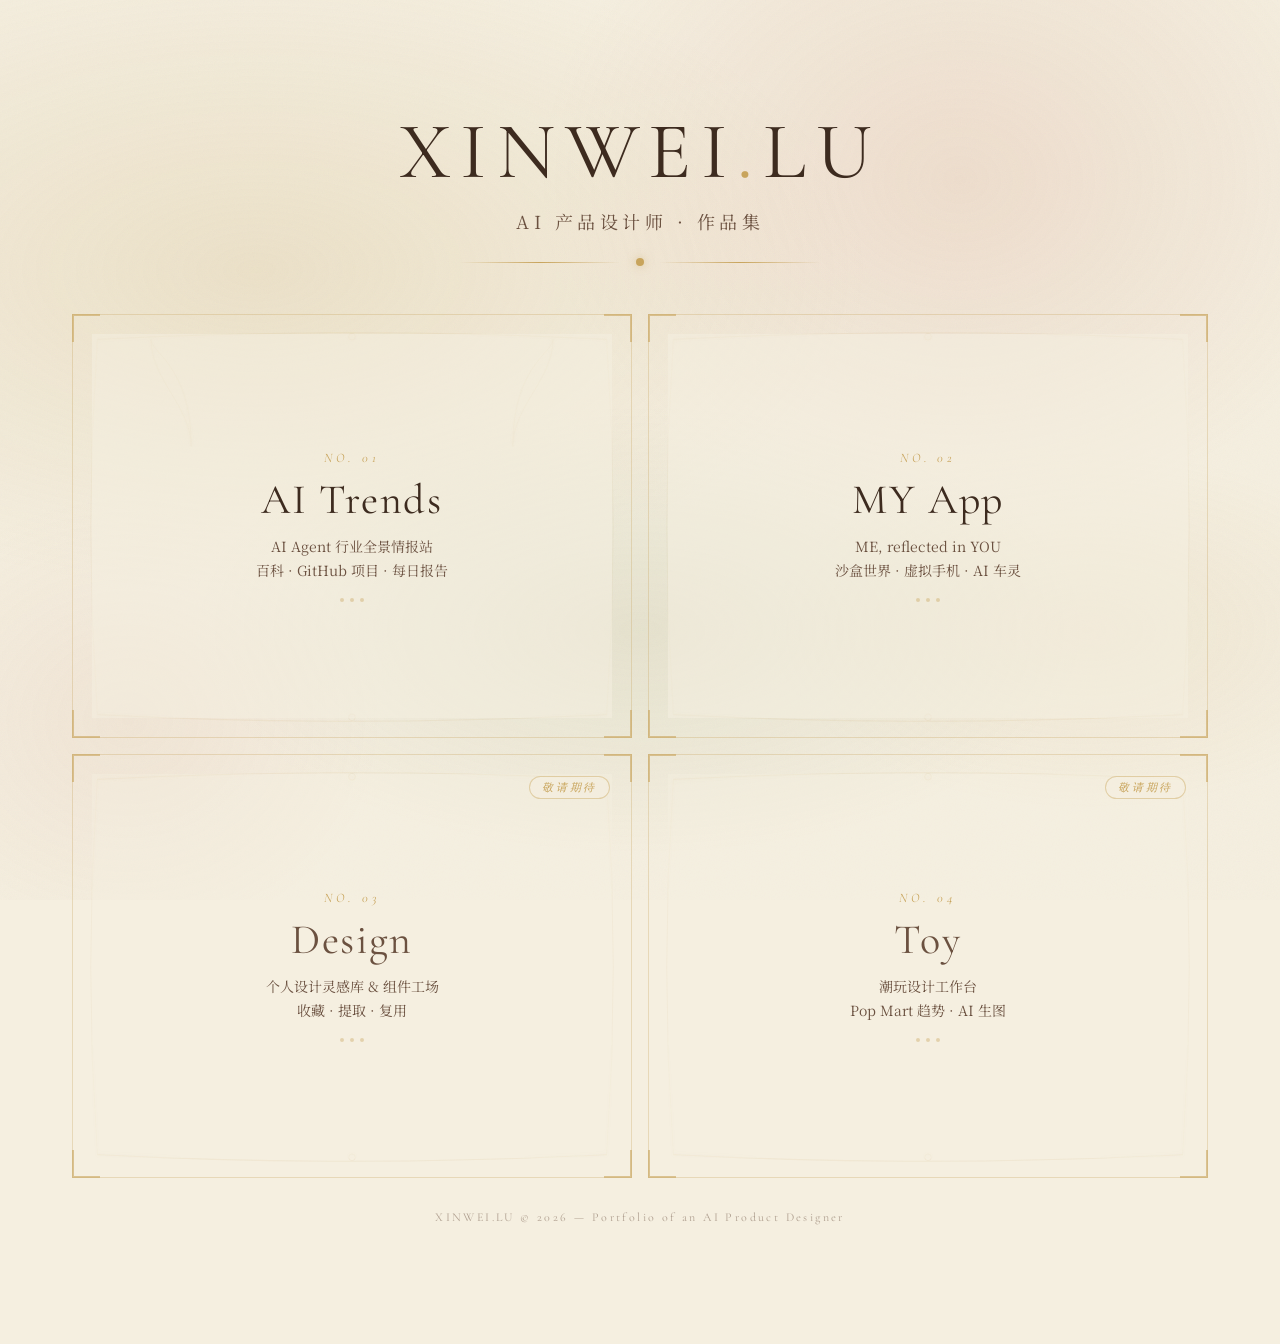
<file: visual-prototype/portal-v1-grid.html>
<!DOCTYPE html>
<html lang="zh-CN">
<head>
<meta charset="UTF-8">
<meta name="viewport" content="width=device-width, initial-scale=1.0">
<title>XINWEI.LU — AI 产品设计师作品集</title>
<meta name="description" content="卢欣玮 Xinwei Lu / Caroline Lu — AI 产品设计师作品集：AI Trends 行业情报站、MY App 沙盒世界、Design 设计工坊、Toy 潮玩工作台。">
<link href="https://fonts.googleapis.com/css2?family=Cormorant+Garamond:ital,wght@0,400;0,600;1,400&family=Noto+Serif+SC:wght@400;600&display=swap" rel="stylesheet">
<style>
*, *::before, *::after { margin: 0; padding: 0; box-sizing: border-box; }

:root {
  --gold: #c8a45c;
  --gold-light: #e0c878;
  --olive: #7a8b4e;
  --terracotta: #c4745a;
  --cream: #f5efe0;
  --parchment: #ede1c7;
  --warm-brown: #3d2b1f;
  --warm-brown-light: #6b5140;
  --card-bg: rgba(245, 239, 224, 0.55);
}

html { scroll-behavior: smooth; }

body {
  font-family: 'Cormorant Garamond', 'Noto Serif SC', Georgia, serif;
  background: #f5efe0;
  color: var(--warm-brown);
  min-height: 100vh;
  overflow-x: hidden;
}

/* ── Impressionist Background ── */
.bg-layer {
  position: fixed;
  inset: 0;
  z-index: 0;
  pointer-events: none;
}
.bg-layer::before {
  content: '';
  position: absolute;
  inset: 0;
  background:
    radial-gradient(ellipse 80% 60% at 20% 30%, rgba(196, 164, 92, 0.18) 0%, transparent 60%),
    radial-gradient(ellipse 60% 70% at 75% 20%, rgba(196, 116, 90, 0.14) 0%, transparent 55%),
    radial-gradient(ellipse 70% 50% at 50% 70%, rgba(122, 139, 78, 0.12) 0%, transparent 50%),
    radial-gradient(ellipse 50% 40% at 85% 70%, rgba(196, 164, 92, 0.10) 0%, transparent 50%),
    radial-gradient(ellipse 40% 50% at 10% 80%, rgba(196, 116, 90, 0.08) 0%, transparent 50%);
  animation: bg-breathe 12s ease-in-out infinite alternate;
}

@keyframes bg-breathe {
  0% { opacity: 0.7; transform: scale(1); }
  100% { opacity: 1; transform: scale(1.03); }
}

/* Noise texture overlay */
.bg-noise {
  position: fixed;
  inset: 0;
  z-index: 1;
  pointer-events: none;
  opacity: 0.04;
  background-image: url("data:image/svg+xml,%3Csvg viewBox='0 0 256 256' xmlns='http://www.w3.org/2000/svg'%3E%3Cfilter id='n'%3E%3CfeTurbulence type='fractalNoise' baseFrequency='0.8' numOctaves='4' stitchTiles='stitch'/%3E%3C/filter%3E%3Crect width='100%25' height='100%25' filter='url(%23n)' opacity='1'/%3E%3C/svg%3E");
  background-size: 256px 256px;
}

/* ── Main Content ── */
.main {
  position: relative;
  z-index: 2;
  max-width: 1200px;
  margin: 0 auto;
  padding: 48px 40px 80px;
}

/* ── Header ── */
.header {
  text-align: center;
  padding: 60px 20px 40px;
  position: relative;
}

.header-name {
  font-family: 'Cormorant Garamond', serif;
  font-size: clamp(48px, 7vw, 80px);
  font-weight: 400;
  letter-spacing: 0.12em;
  color: var(--warm-brown);
  line-height: 1.1;
}

.header-name .dot {
  color: var(--gold);
}

.header-sub {
  font-family: 'Noto Serif SC', serif;
  font-size: clamp(14px, 2vw, 18px);
  color: var(--warm-brown-light);
  letter-spacing: 0.25em;
  margin-top: 12px;
  font-weight: 400;
}

/* Mucha decorative line */
.mucha-line {
  display: flex;
  align-items: center;
  justify-content: center;
  gap: 16px;
  margin: 24px auto 0;
  max-width: 360px;
}
.mucha-line::before,
.mucha-line::after {
  content: '';
  flex: 1;
  height: 1px;
  background: linear-gradient(90deg, transparent, var(--gold), transparent);
}
.mucha-line .gem {
  width: 8px; height: 8px;
  background: var(--gold);
  border-radius: 50%;
  box-shadow: 0 0 8px rgba(200, 164, 92, 0.5);
}

/* ── Gallery Grid ── */
.gallery {
  display: grid;
  grid-template-columns: repeat(2, 1fr);
  gap: 32px;
  margin-top: 16px;
}

@media (max-width: 768px) {
  .gallery { grid-template-columns: 1fr; gap: 24px; }
  .main { padding: 32px 20px 60px; }
}

/* ── Mucha Frame Card ── */
.card-wrapper {
  position: relative;
  aspect-ratio: 4 / 3;
  cursor: pointer;
  text-decoration: none;
  display: block;
  color: inherit;
  -webkit-tap-highlight-color: transparent;
}

/* Outer ornate frame */
.card-frame {
  position: absolute;
  inset: -8px;
  border: 1px solid rgba(200, 164, 92, 0.3);
  transition: border-color 0.6s ease, box-shadow 0.6s ease;
}
.card-frame .corner {
  position: absolute;
  width: 28px; height: 28px;
  border-color: var(--gold);
  border-style: solid;
  opacity: 0.6;
  transition: all 0.6s ease;
}
.corner.tl { top: -1px; left: -1px; border-width: 2px 0 0 2px; }
.corner.tr { top: -1px; right: -1px; border-width: 2px 2px 0 0; }
.corner.bl { bottom: -1px; left: -1px; border-width: 0 0 2px 2px; }
.corner.br { bottom: -1px; right: -1px; border-width: 0 2px 2px 0; }

/* Inner vine ornament SVG */
.frame-vine {
  position: absolute;
  inset: 4px;
  pointer-events: none;
  opacity: 0.25;
  transition: opacity 0.6s ease;
}

.card-inner {
  position: absolute;
  inset: 12px;
  background: var(--card-bg);
  backdrop-filter: blur(2px);
  display: flex;
  flex-direction: column;
  align-items: center;
  justify-content: center;
  padding: 32px 24px;
  overflow: hidden;
}

/* Card ambient color wash */
.card-wash {
  position: absolute;
  inset: 0;
  opacity: 0;
  transition: opacity 0.8s ease;
}
.card-wash.w1 { background: radial-gradient(ellipse at 30% 40%, rgba(196, 164, 92, 0.15), transparent 70%); }
.card-wash.w2 { background: radial-gradient(ellipse at 60% 30%, rgba(122, 139, 78, 0.12), transparent 70%); }
.card-wash.w3 { background: radial-gradient(ellipse at 40% 60%, rgba(196, 116, 90, 0.12), transparent 70%); }
.card-wash.w4 { background: radial-gradient(ellipse at 55% 45%, rgba(196, 164, 92, 0.13), transparent 70%); }

/* Card typography */
.card-number {
  font-family: 'Cormorant Garamond', serif;
  font-size: 13px;
  letter-spacing: 0.3em;
  color: var(--gold);
  text-transform: uppercase;
  margin-bottom: 8px;
  font-style: italic;
  transition: letter-spacing 0.6s ease;
}

.card-title {
  font-family: 'Cormorant Garamond', serif;
  font-size: clamp(28px, 3.5vw, 42px);
  font-weight: 400;
  color: var(--warm-brown);
  letter-spacing: 0.04em;
  margin-bottom: 10px;
  transition: color 0.6s ease;
}

.card-desc {
  font-family: 'Noto Serif SC', serif;
  font-size: clamp(12px, 1.2vw, 14px);
  color: var(--warm-brown-light);
  text-align: center;
  line-height: 1.7;
  max-width: 280px;
  transition: color 0.6s ease;
}

/* Hover magic */
.card-wrapper:hover .card-frame {
  border-color: rgba(200, 164, 92, 0.7);
  box-shadow:
    0 0 30px rgba(200, 164, 92, 0.08),
    0 0 60px rgba(200, 164, 92, 0.04);
}
.card-wrapper:hover .corner {
  opacity: 1;
  border-color: var(--gold-light);
}
.card-wrapper:hover .frame-vine { opacity: 0.5; }
.card-wrapper:hover .card-wash { opacity: 1; }
.card-wrapper:hover .card-number { letter-spacing: 0.45em; }
.card-wrapper:hover .card-title { color: #2a1a0f; }
.card-wrapper:hover .card-inner {
  background: rgba(245, 239, 224, 0.72);
}

/* Card entrance stagger */
.card-wrapper {
  opacity: 0;
  animation: card-enter 1s ease-out forwards;
}
.card-wrapper:nth-child(1) { animation-delay: 0.15s; }
.card-wrapper:nth-child(2) { animation-delay: 0.30s; }
.card-wrapper:nth-child(3) { animation-delay: 0.45s; }
.card-wrapper:nth-child(4) { animation-delay: 0.60s; }

@keyframes card-enter {
  from { opacity: 0; transform: translateY(30px); }
  to { opacity: 1; transform: translateY(0); }
}

/* ── Tiny decorative dots ── */
.dot-cluster {
  display: flex;
  gap: 6px;
  margin-top: 16px;
}
.dot-cluster span {
  width: 4px; height: 4px;
  background: var(--gold);
  border-radius: 50%;
  opacity: 0.4;
  transition: opacity 0.6s ease;
}
.card-wrapper:hover .dot-cluster span { opacity: 0.7; }

/* ── "Enter" hint that fades in on hover ── */
.card-enter-hint {
  position: absolute;
  bottom: 18px;
  left: 50%;
  transform: translateX(-50%) translateY(6px);
  font-family: 'Cormorant Garamond', serif;
  font-style: italic;
  font-size: 13px;
  letter-spacing: 0.25em;
  color: var(--gold);
  opacity: 0;
  transition: opacity 0.5s ease, transform 0.5s ease;
  pointer-events: none;
}
.card-wrapper:hover .card-enter-hint {
  opacity: 0.85;
  transform: translateX(-50%) translateY(0);
}

/* ── Coming-soon (Design / Toy) ── */
.card-wrapper.is-soon { cursor: default; }
.card-wrapper.is-soon .card-inner { background: rgba(245, 239, 224, 0.40); }
.card-wrapper.is-soon .card-title { color: var(--warm-brown-light); }
.soon-ribbon {
  position: absolute;
  top: 14px;
  right: 14px;
  font-family: 'Cormorant Garamond', serif;
  font-style: italic;
  font-size: 11px;
  letter-spacing: 0.25em;
  color: var(--gold);
  border: 1px solid rgba(200, 164, 92, 0.45);
  border-radius: 999px;
  padding: 3px 12px;
  background: rgba(245, 239, 224, 0.6);
  z-index: 3;
}
.card-wrapper.is-soon:hover .card-enter-hint { opacity: 0; }

/* ── Footer ── */
.footer {
  text-align: center;
  padding: 40px 20px;
  font-size: 12px;
  letter-spacing: 0.2em;
  color: var(--warm-brown-light);
  opacity: 0.5;
}

/* ── Gold shimmer on click ── */
@keyframes shimmer {
  0% { box-shadow: 0 0 0 0 rgba(200, 164, 92, 0.4); }
  100% { box-shadow: 0 0 0 20px rgba(200, 164, 92, 0); }
}
.card-wrapper:active .card-frame {
  animation: shimmer 0.6s ease-out;
}

/* ── "Walk into the painting" transition overlay ── */
#enter-veil {
  position: fixed;
  inset: 0;
  z-index: 50;
  pointer-events: none;
  opacity: 0;
  background:
    radial-gradient(ellipse 60% 60% at var(--ox, 50%) var(--oy, 50%), rgba(245, 239, 224, 0.0) 0%, rgba(245, 239, 224, 0.0) 100%);
}
#enter-veil.active {
  pointer-events: all;
  animation: veil-bloom 0.7s ease-in forwards;
}
@keyframes veil-bloom {
  0%   { opacity: 0; background: radial-gradient(circle at var(--ox) var(--oy), rgba(224,200,120,0.0) 0%, rgba(245,239,224,0.0) 0%); }
  35%  { opacity: 1; background: radial-gradient(circle at var(--ox) var(--oy), rgba(224,200,120,0.55) 0%, rgba(245,239,224,0.85) 45%, rgba(245,239,224,0.0) 75%); }
  100% { opacity: 1; background: radial-gradient(circle at var(--ox) var(--oy), rgba(245,239,224,1) 0%, rgba(245,239,224,1) 100%); }
}
/* clicked card lifts toward viewer */
.card-wrapper.entering {
  z-index: 40;
  animation: card-zoom 0.7s cubic-bezier(0.4, 0, 0.2, 1) forwards;
}
@keyframes card-zoom {
  to { transform: scale(1.18); opacity: 0; }
}

@media (prefers-reduced-motion: reduce) {
  .bg-layer::before, .card-wrapper { animation: none; }
  .card-wrapper { opacity: 1; }
  #enter-veil.active { animation-duration: 0.2s; }
  .card-wrapper.entering { animation: none; }
}
</style>
</head>
<body>

<div class="bg-layer"></div>
<div class="bg-noise"></div>
<div id="enter-veil"></div>

<main class="main">

  <!-- Header -->
  <header class="header">
    <h1 class="header-name">XINWEI<span class="dot">.</span>LU</h1>
    <p class="header-sub">AI 产品设计师 · 作品集</p>
    <div class="mucha-line">
      <div class="gem"></div>
    </div>
  </header>

  <!-- Gallery -->
  <section class="gallery">

    <!-- Card 1: AI Trends -->
    <a class="card-wrapper" href="./ai-trends/index.html" data-module="AI Trends">
      <div class="card-frame">
        <span class="corner tl"></span><span class="corner tr"></span>
        <span class="corner bl"></span><span class="corner br"></span>
      </div>
      <svg class="frame-vine" viewBox="0 0 400 300" preserveAspectRatio="none">
        <path d="M10,10 Q200,0 390,10" fill="none" stroke="#c8a45c" stroke-width="0.8" opacity="0.4"/>
        <path d="M10,290 Q200,300 390,290" fill="none" stroke="#c8a45c" stroke-width="0.8" opacity="0.4"/>
        <path d="M10,10 Q0,150 10,290" fill="none" stroke="#c8a45c" stroke-width="0.6" opacity="0.3"/>
        <path d="M390,10 Q400,150 390,290" fill="none" stroke="#c8a45c" stroke-width="0.6" opacity="0.3"/>
        <path d="M50,10 C50,40 80,60 80,90 C80,30 50,20 50,10Z" fill="none" stroke="#c8a45c" stroke-width="0.6" opacity="0.35"/>
        <path d="M350,10 C350,40 320,60 320,90 C320,30 350,20 350,10Z" fill="none" stroke="#c8a45c" stroke-width="0.6" opacity="0.35"/>
        <circle cx="200" cy="8" r="2.5" fill="none" stroke="#c8a45c" stroke-width="0.6" opacity="0.5"/>
        <circle cx="200" cy="292" r="2.5" fill="none" stroke="#c8a45c" stroke-width="0.6" opacity="0.4"/>
      </svg>
      <div class="card-inner">
        <div class="card-wash w1"></div>
        <span class="card-number">No. 01</span>
        <h2 class="card-title">AI Trends</h2>
        <p class="card-desc">AI Agent 行业全景情报站<br>百科 · GitHub 项目 · 每日报告</p>
        <div class="dot-cluster"><span></span><span></span><span></span></div>
        <span class="card-enter-hint">走 进 这 幅 画 →</span>
      </div>
    </a>

    <!-- Card 2: MY App -->
    <a class="card-wrapper" href="./my/index.html" data-module="MY App">
      <div class="card-frame">
        <span class="corner tl"></span><span class="corner tr"></span>
        <span class="corner bl"></span><span class="corner br"></span>
      </div>
      <svg class="frame-vine" viewBox="0 0 400 300" preserveAspectRatio="none">
        <path d="M10,10 Q200,0 390,10" fill="none" stroke="#c8a45c" stroke-width="0.8" opacity="0.4"/>
        <path d="M10,290 Q200,300 390,290" fill="none" stroke="#c8a45c" stroke-width="0.8" opacity="0.4"/>
        <path d="M10,10 Q0,150 10,290" fill="none" stroke="#c8a45c" stroke-width="0.6" opacity="0.3"/>
        <path d="M390,10 Q400,150 390,290" fill="none" stroke="#c8a45c" stroke-width="0.6" opacity="0.3"/>
        <circle cx="200" cy="8" r="2.5" fill="none" stroke="#c8a45c" stroke-width="0.6" opacity="0.5"/>
        <circle cx="200" cy="292" r="2.5" fill="none" stroke="#c8a45c" stroke-width="0.6" opacity="0.4"/>
      </svg>
      <div class="card-inner">
        <div class="card-wash w2"></div>
        <span class="card-number">No. 02</span>
        <h2 class="card-title">MY App</h2>
        <p class="card-desc">ME, reflected in YOU<br>沙盒世界 · 虚拟手机 · AI 车灵</p>
        <div class="dot-cluster"><span></span><span></span><span></span></div>
        <span class="card-enter-hint">走 进 这 幅 画 →</span>
      </div>
    </a>

    <!-- Card 3: Design (coming soon) -->
    <a class="card-wrapper is-soon" href="javascript:void(0)" data-module="Design">
      <span class="soon-ribbon">敬请期待</span>
      <div class="card-frame">
        <span class="corner tl"></span><span class="corner tr"></span>
        <span class="corner bl"></span><span class="corner br"></span>
      </div>
      <svg class="frame-vine" viewBox="0 0 400 300" preserveAspectRatio="none">
        <path d="M10,10 Q200,0 390,10" fill="none" stroke="#c8a45c" stroke-width="0.8" opacity="0.4"/>
        <path d="M10,290 Q200,300 390,290" fill="none" stroke="#c8a45c" stroke-width="0.8" opacity="0.4"/>
        <path d="M10,10 Q0,150 10,290" fill="none" stroke="#c8a45c" stroke-width="0.6" opacity="0.3"/>
        <path d="M390,10 Q400,150 390,290" fill="none" stroke="#c8a45c" stroke-width="0.6" opacity="0.3"/>
        <circle cx="200" cy="8" r="2.5" fill="none" stroke="#c8a45c" stroke-width="0.6" opacity="0.5"/>
        <circle cx="200" cy="292" r="2.5" fill="none" stroke="#c8a45c" stroke-width="0.6" opacity="0.4"/>
      </svg>
      <div class="card-inner">
        <div class="card-wash w3"></div>
        <span class="card-number">No. 03</span>
        <h2 class="card-title">Design</h2>
        <p class="card-desc">个人设计灵感库 & 组件工场<br>收藏 · 提取 · 复用</p>
        <div class="dot-cluster"><span></span><span></span><span></span></div>
      </div>
    </a>

    <!-- Card 4: Toy (coming soon) -->
    <a class="card-wrapper is-soon" href="javascript:void(0)" data-module="Toy">
      <span class="soon-ribbon">敬请期待</span>
      <div class="card-frame">
        <span class="corner tl"></span><span class="corner tr"></span>
        <span class="corner bl"></span><span class="corner br"></span>
      </div>
      <svg class="frame-vine" viewBox="0 0 400 300" preserveAspectRatio="none">
        <path d="M10,10 Q200,0 390,10" fill="none" stroke="#c8a45c" stroke-width="0.8" opacity="0.4"/>
        <path d="M10,290 Q200,300 390,290" fill="none" stroke="#c8a45c" stroke-width="0.8" opacity="0.4"/>
        <path d="M10,10 Q0,150 10,290" fill="none" stroke="#c8a45c" stroke-width="0.6" opacity="0.3"/>
        <path d="M390,10 Q400,150 390,290" fill="none" stroke="#c8a45c" stroke-width="0.6" opacity="0.3"/>
        <circle cx="200" cy="8" r="2.5" fill="none" stroke="#c8a45c" stroke-width="0.6" opacity="0.5"/>
        <circle cx="200" cy="292" r="2.5" fill="none" stroke="#c8a45c" stroke-width="0.6" opacity="0.4"/>
      </svg>
      <div class="card-inner">
        <div class="card-wash w4"></div>
        <span class="card-number">No. 04</span>
        <h2 class="card-title">Toy</h2>
        <p class="card-desc">潮玩设计工作台<br>Pop Mart 趋势 · AI 生图</p>
        <div class="dot-cluster"><span></span><span></span><span></span></div>
      </div>
    </a>

  </section>

  <footer class="footer">
    <p>XINWEI.LU &copy; 2026 &mdash; Portfolio of an AI Product Designer</p>
  </footer>

</main>

<script>
(function () {
  "use strict";
  var veil = document.getElementById('enter-veil');
  var reduce = window.matchMedia('(prefers-reduced-motion: reduce)').matches;

  document.querySelectorAll('.card-wrapper').forEach(function (card) {
    card.addEventListener('click', function (e) {
      // Coming-soon cards: gentle nudge, no navigation
      if (card.classList.contains('is-soon')) {
        e.preventDefault();
        card.animate(
          [{ transform: 'translateX(0)' }, { transform: 'translateX(-5px)' },
           { transform: 'translateX(5px)' }, { transform: 'translateX(0)' }],
          { duration: 320, easing: 'ease-in-out' }
        );
        return;
      }

      var href = card.getAttribute('href');
      if (!href || reduce) return; // let the browser navigate normally

      e.preventDefault();

      // origin of the bloom = click point
      var x = (e.clientX || window.innerWidth / 2) + 'px';
      var y = (e.clientY || window.innerHeight / 2) + 'px';
      veil.style.setProperty('--ox', x);
      veil.style.setProperty('--oy', y);

      card.classList.add('entering');
      veil.classList.add('active');

      setTimeout(function () { window.location.href = href; }, 640);
    });
  });
})();
</script>

</body>
</html>
</file>
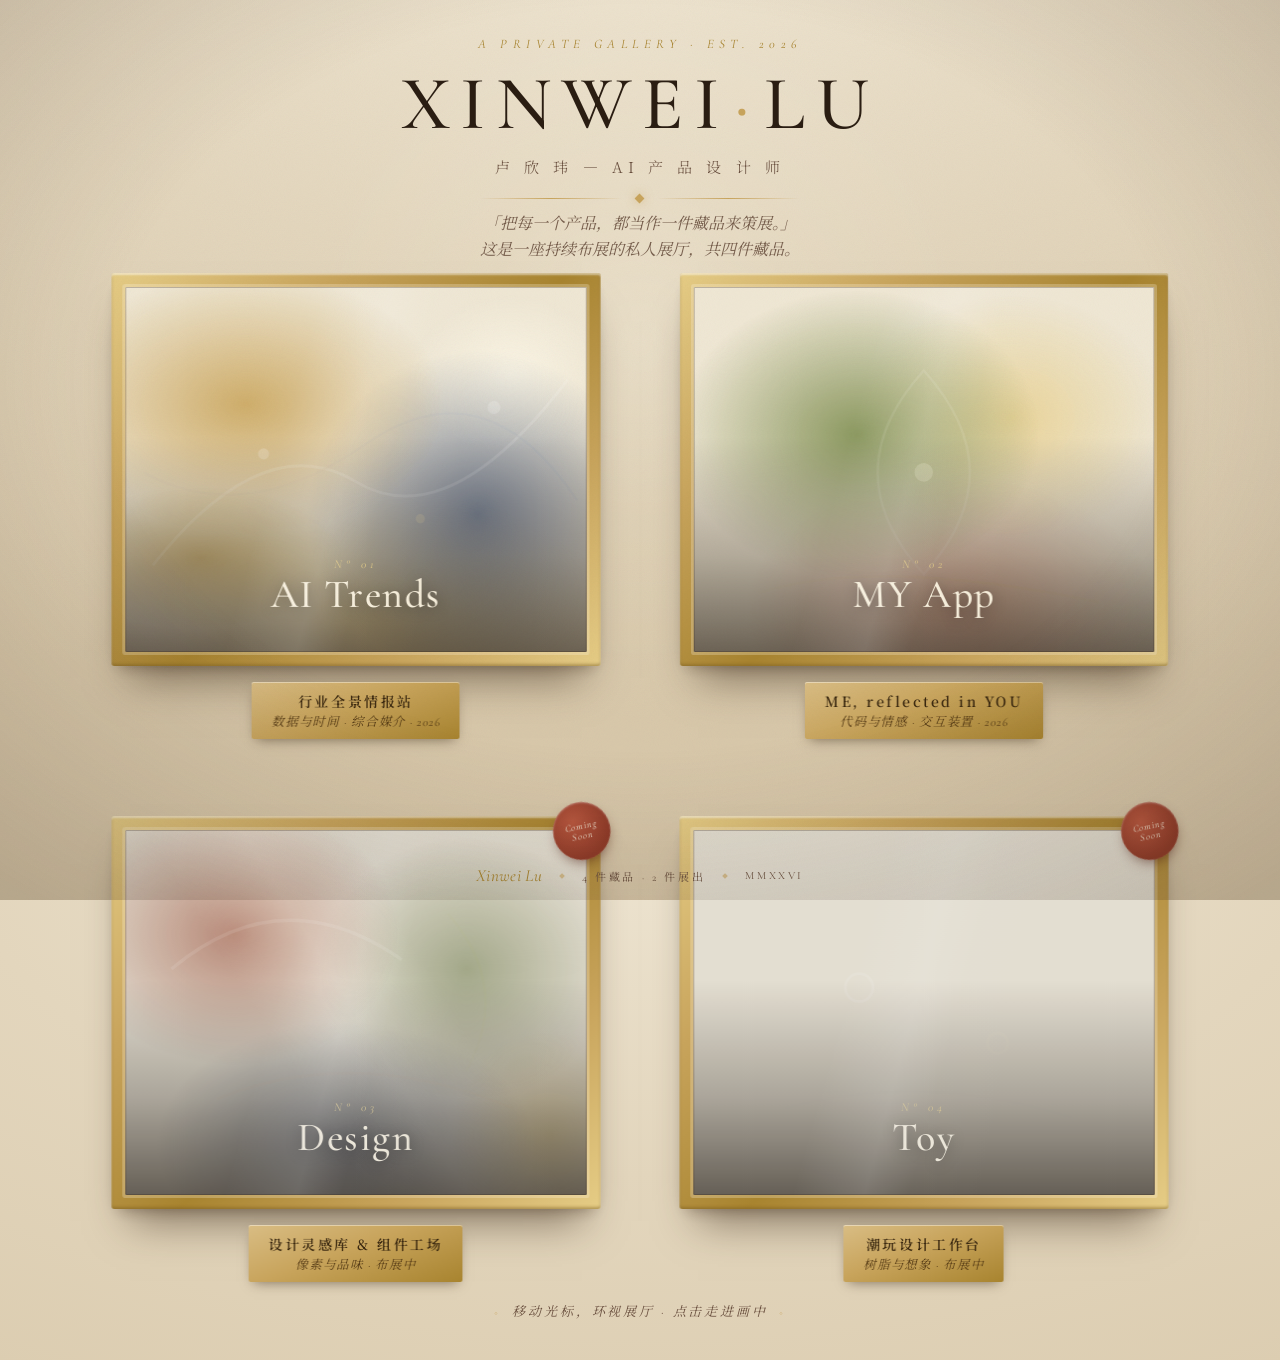
<file: visual-prototype/portal-v2-3dgrid.html>
<!DOCTYPE html>
<html lang="zh-CN">
<head>
<meta charset="UTF-8">
<meta name="viewport" content="width=device-width, initial-scale=1.0">
<title>XINWEI.LU — 私人展厅</title>
<meta name="description" content="卢欣玮 Xinwei Lu / Caroline Lu — AI 产品设计师的私人展厅：AI Trends、MY App、Design、Toy 四件藏品，悬挂于一座会呼吸的三维画廊。">
<link href="https://fonts.googleapis.com/css2?family=Cormorant+Garamond:ital,wght@0,400;0,500;0,600;1,400;1,500&family=Noto+Serif+SC:wght@300;400;600&display=swap" rel="stylesheet">
<style>
*, *::before, *::after { margin: 0; padding: 0; box-sizing: border-box; }

:root {
  --gold: #c8a45c;
  --gold-light: #e6cd86;
  --gold-deep: #a8842f;
  --olive: #7a8b4e;
  --terracotta: #c4745a;
  --indigo: #4a5b7a;
  --cream: #f5efe0;
  --parchment: #ece0c6;
  --wall-1: #efe6d3;
  --wall-2: #e3d6bd;
  --wall-3: #d8c8aa;
  --warm-brown: #3d2b1f;
  --warm-brown-light: #6b5140;
  --ink: #2a1d12;
}

html, body { height: 100%; }
html { scroll-behavior: smooth; }

body {
  font-family: 'Cormorant Garamond', 'Noto Serif SC', Georgia, serif;
  color: var(--warm-brown);
  background:
    radial-gradient(ellipse 120% 90% at 50% -10%, var(--wall-1) 0%, var(--wall-2) 45%, var(--wall-3) 100%);
  min-height: 100vh;
  overflow: hidden;
  position: relative;
  cursor: default;
}

/* Canvas-grain + soft museum vignette */
.grain {
  position: fixed; inset: 0; z-index: 60; pointer-events: none;
  opacity: 0.05; mix-blend-mode: multiply;
  background-image: url("data:image/svg+xml,%3Csvg viewBox='0 0 256 256' xmlns='http://www.w3.org/2000/svg'%3E%3Cfilter id='n'%3E%3CfeTurbulence type='fractalNoise' baseFrequency='0.85' numOctaves='4' stitchTiles='stitch'/%3E%3C/filter%3E%3Crect width='100%25' height='100%25' filter='url(%23n)'/%3E%3C/svg%3E");
  background-size: 220px 220px;
}
.vignette {
  position: fixed; inset: 0; z-index: 55; pointer-events: none;
  background: radial-gradient(ellipse 75% 75% at 50% 42%, transparent 55%, rgba(58, 40, 24, 0.20) 100%);
}
/* Moving museum spotlight that follows the cursor */
.spotlight {
  position: fixed; inset: 0; z-index: 1; pointer-events: none;
  background: radial-gradient(circle 540px at var(--mx, 50%) var(--my, 38%),
    rgba(255, 248, 230, 0.55) 0%, rgba(255, 248, 230, 0.16) 30%, transparent 62%);
  mix-blend-mode: soft-light;
  transition: background 0.18s ease-out;
}

/* ── Stage / 3D space ── */
.stage {
  position: relative; z-index: 2;
  min-height: 100vh;
  display: flex; flex-direction: column;
  align-items: center;
  padding: clamp(24px, 4vh, 56px) 24px 40px;
  perspective: 1500px;
  perspective-origin: 50% 42%;
}

/* ── Masthead / gallery placard ── */
.placard {
  text-align: center;
  z-index: 5;
  opacity: 0;
  animation: rise 1.2s 0.1s cubic-bezier(.2,.7,.2,1) forwards;
}
.placard .kicker {
  font-style: italic;
  font-size: clamp(11px, 1.3vw, 13px);
  letter-spacing: 0.42em;
  color: var(--gold-deep);
  text-transform: uppercase;
  margin-bottom: 14px;
}
.placard h1 {
  font-weight: 500;
  font-size: clamp(40px, 6.4vw, 76px);
  letter-spacing: 0.14em;
  line-height: 1;
  color: var(--ink);
}
.placard h1 .sep { color: var(--gold); font-style: italic; padding: 0 0.06em; }
.placard .sub {
  font-family: 'Noto Serif SC', serif;
  font-weight: 300;
  font-size: clamp(12px, 1.5vw, 15px);
  letter-spacing: 0.34em;
  color: var(--warm-brown-light);
  margin-top: 14px;
}
.rule {
  display: flex; align-items: center; justify-content: center; gap: 14px;
  margin: 18px auto 4px; max-width: 320px;
}
.rule::before, .rule::after {
  content: ''; flex: 1; height: 1px;
  background: linear-gradient(90deg, transparent, var(--gold), transparent);
}
.rule .lozenge {
  width: 7px; height: 7px; background: var(--gold);
  transform: rotate(45deg);
  box-shadow: 0 0 10px rgba(200,164,92,.6);
}
.curatorial {
  font-style: italic;
  font-size: clamp(13px, 1.5vw, 16px);
  color: var(--warm-brown-light);
  max-width: 480px;
  margin: 10px auto 0;
  line-height: 1.6;
  opacity: 0.9;
}

/* ── The 3D gallery wall ── */
.wall-wrap { flex: 1; display: flex; align-items: center; width: 100%; }
.wall {
  transform-style: preserve-3d;
  transform: rotateX(var(--rx, 0deg)) rotateY(var(--ry, 0deg));
  width: 100%;
  max-width: 1080px;
  margin: 0 auto;
  display: grid;
  grid-template-columns: repeat(2, 1fr);
  gap: clamp(40px, 6vw, 92px);
  padding: 10px;
  will-change: transform;
}

/* ── Artwork (a hung painting) ── */
.art {
  position: relative;
  display: block;
  text-decoration: none;
  color: inherit;
  transform-style: preserve-3d;
  transform: translateZ(var(--depth, 0px)) rotateY(var(--tilt, 0deg));
  transition: transform 0.65s cubic-bezier(.2,.7,.2,1);
  cursor: pointer;
  -webkit-tap-highlight-color: transparent;
  opacity: 0;
  animation: fly-in 1.2s cubic-bezier(.2,.7,.2,1) forwards;
}
.art:nth-child(1) { --depth: 46px;  --tilt: 6deg;  animation-delay: .35s; }
.art:nth-child(2) { --depth: -26px; --tilt: -7deg; animation-delay: .5s; }
.art:nth-child(3) { --depth: -14px; --tilt: 6deg;  animation-delay: .65s; }
.art:nth-child(4) { --depth: 54px;  --tilt: -6deg; animation-delay: .8s; }

@keyframes fly-in {
  from { opacity: 0; transform: translateZ(-360px) rotateY(var(--tilt)) translateY(26px); }
  to   { opacity: 1; transform: translateZ(var(--depth)) rotateY(var(--tilt)); }
}

/* hovered painting steps forward off the wall */
.art:hover {
  transform: translateZ(130px) rotateY(0deg);
  z-index: 10;
}

/* Gilded frame */
.frame {
  position: relative;
  aspect-ratio: 5 / 4;
  padding: clamp(9px, 1.1vw, 15px);
  border-radius: 3px;
  background:
    linear-gradient(135deg, var(--gold-light) 0%, var(--gold) 26%, var(--gold-deep) 52%, var(--gold) 76%, var(--gold-light) 100%);
  box-shadow:
    0 2px 2px rgba(255,255,255,.5) inset,
    0 -2px 3px rgba(120,90,30,.45) inset,
    0 30px 40px -18px rgba(58,40,24,.55),
    0 8px 14px -8px rgba(58,40,24,.4);
  transition: box-shadow 0.6s ease, filter 0.6s ease;
}
.art:hover .frame {
  box-shadow:
    0 2px 2px rgba(255,255,255,.6) inset,
    0 -2px 3px rgba(120,90,30,.5) inset,
    0 60px 80px -28px rgba(58,40,24,.6),
    0 0 60px rgba(200,164,92,.28);
  filter: saturate(1.08);
}
/* inner bevel line */
.frame::after {
  content: ''; position: absolute; inset: clamp(9px,1.1vw,15px);
  border: 1px solid rgba(58,40,24,.28);
  border-radius: 1px; pointer-events: none; z-index: 4;
  box-shadow: 0 0 0 3px rgba(255,248,230,.25);
}

/* The painted canvas */
.canvas {
  position: relative;
  width: 100%; height: 100%;
  border-radius: 1px;
  overflow: hidden;
  background: #efe7d4;
  isolation: isolate;
}
.canvas .oil { position: absolute; inset: -10%; filter: saturate(1.05); }
.canvas .oil::before, .canvas .oil::after {
  content: ''; position: absolute; inset: 0;
  background-repeat: no-repeat;
  animation: drift 16s ease-in-out infinite alternate;
}
@keyframes drift {
  0%   { transform: translate(0,0) scale(1); }
  100% { transform: translate(2.5%, -2%) scale(1.06); }
}
.art:hover .canvas .oil::before,
.art:hover .canvas .oil::after { animation-duration: 8s; }

/* per-artwork palettes */
.c1 .oil::before { background:
  radial-gradient(ellipse 60% 50% at 30% 35%, rgba(200,164,92,.85), transparent 60%),
  radial-gradient(ellipse 50% 60% at 72% 60%, rgba(74,91,122,.7), transparent 62%),
  radial-gradient(ellipse 70% 50% at 55% 85%, rgba(230,205,134,.6), transparent 60%); }
.c1 .oil::after { background:
  radial-gradient(ellipse 30% 30% at 78% 28%, rgba(255,250,235,.7), transparent 60%),
  radial-gradient(ellipse 40% 25% at 22% 70%, rgba(168,132,47,.5), transparent 65%); mix-blend-mode: soft-light; }

.c2 .oil::before { background:
  radial-gradient(ellipse 55% 55% at 38% 42%, rgba(122,139,78,.85), transparent 60%),
  radial-gradient(ellipse 45% 45% at 66% 38%, rgba(230,205,134,.7), transparent 62%),
  radial-gradient(ellipse 60% 50% at 55% 82%, rgba(196,116,90,.45), transparent 62%); }
.c2 .oil::after { background:
  radial-gradient(circle 22% at 56% 50%, rgba(255,251,235,.92), rgba(255,244,210,.4) 40%, transparent 66%);
  mix-blend-mode: screen; }

.c3 .oil::before { background:
  radial-gradient(ellipse 50% 50% at 28% 32%, rgba(196,116,90,.8), transparent 60%),
  radial-gradient(ellipse 45% 50% at 70% 40%, rgba(122,139,78,.6), transparent 60%),
  radial-gradient(ellipse 55% 45% at 48% 80%, rgba(74,91,122,.55), transparent 62%),
  radial-gradient(ellipse 30% 40% at 85% 78%, rgba(230,205,134,.7), transparent 60%); }
.c3 .oil::after { background:
  linear-gradient(58deg, transparent 38%, rgba(255,250,235,.5) 50%, transparent 62%);
  mix-blend-mode: soft-light; }

.c4 .oil::before { background:
  radial-gradient(ellipse 55% 55% at 40% 45%, rgba(196,116,90,.85), transparent 58%),
  radial-gradient(circle 12% at 70% 35%, rgba(230,205,134,.95), transparent 60%),
  radial-gradient(circle 9% at 28% 68%, rgba(74,91,122,.8), transparent 62%),
  radial-gradient(circle 7% at 62% 72%, rgba(122,139,78,.85), transparent 62%); }
.c4 .oil::after { background:
  radial-gradient(circle 14% at 55% 50%, rgba(255,250,235,.6), transparent 60%);
  mix-blend-mode: soft-light; }

/* brushwork svg overlay */
.canvas .stroke { position: absolute; inset: 0; opacity: .55; mix-blend-mode: soft-light; }
/* glass glare that tracks the cursor */
.canvas .glare {
  position: absolute; inset: 0; z-index: 3; pointer-events: none;
  background: linear-gradient(105deg, transparent 35%, rgba(255,255,255,.28) 48%, rgba(255,255,255,.05) 56%, transparent 70%);
  transform: translateX(calc(var(--glx, 0) * 1%));
  opacity: .5; transition: opacity .5s ease;
}
.art:hover .canvas .glare { opacity: .85; }

/* canvas caption inside the painting */
.canvas .caption {
  position: absolute; left: 0; right: 0; bottom: 0; z-index: 2;
  padding: 26% 10% 8%;
  background: linear-gradient(to top, rgba(28,18,8,.62) 0%, rgba(28,18,8,.28) 45%, transparent 100%);
  color: #f7efdc;
  text-align: center;
}
.canvas .caption .no {
  font-style: italic; font-size: clamp(10px,1vw,12px);
  letter-spacing: 0.34em; color: var(--gold-light); opacity: .9;
}
.canvas .caption .ttl {
  font-size: clamp(26px, 3.2vw, 40px); font-weight: 500;
  letter-spacing: 0.04em; line-height: 1.05; margin-top: 2px;
  text-shadow: 0 2px 14px rgba(0,0,0,.4);
}

/* brass museum plaque under each frame */
.plaque {
  margin: 16px auto 0;
  width: max-content; max-width: 92%;
  text-align: center;
  padding: 9px 20px;
  border-radius: 2px;
  background: linear-gradient(160deg, #d9bd84, #c8a45c 45%, #a8842f);
  box-shadow: 0 5px 12px -5px rgba(58,40,24,.6), 0 1px 0 rgba(255,255,255,.4) inset;
  transform: translateZ(0.1px);
  transition: transform .6s ease;
}
.art:hover .plaque { transform: translateZ(0.1px) translateY(2px); }
.plaque .pt {
  font-family: 'Noto Serif SC', serif;
  font-weight: 600; font-size: clamp(12px,1.3vw,14px);
  letter-spacing: 0.18em; color: #3a2810;
}
.plaque .pm {
  font-style: italic; font-size: clamp(10px,1.1vw,12.5px);
  letter-spacing: 0.06em; color: #5a3f18; margin-top: 1px;
}

/* "coming soon" wax seal */
.seal {
  position: absolute; top: -14px; right: -10px; z-index: 12;
  width: 58px; height: 58px; border-radius: 50%;
  display: grid; place-items: center;
  font-family: 'Cormorant Garamond', serif; font-style: italic;
  font-size: 10px; line-height: 1.05; text-align: center; letter-spacing: .08em;
  color: #f7efdc;
  background: radial-gradient(circle at 38% 32%, #b9573f, #8f3a28 70%);
  box-shadow: 0 6px 14px -5px rgba(80,30,18,.7), 0 1px 2px rgba(255,255,255,.3) inset;
  transform: rotate(-12deg);
}
.art.soon { cursor: default; }
.art.soon .canvas { filter: saturate(.7) brightness(.96); }

/* hint to look around */
.hint {
  margin-top: 8px; z-index: 5; text-align: center;
  font-style: italic; font-size: 13px; letter-spacing: .22em;
  color: var(--warm-brown-light);
  opacity: 0; animation: rise 1.2s 1.1s ease forwards;
}
.hint .sigil { color: var(--gold); }

/* signature footer */
.colophon {
  position: fixed; left: 0; right: 0; bottom: 14px; z-index: 5;
  display: flex; justify-content: center; gap: 18px; align-items: center;
  font-size: 11px; letter-spacing: .24em; color: var(--warm-brown-light);
  opacity: 0; animation: rise 1.2s 1.3s ease forwards;
}
.colophon .sig {
  font-style: italic; font-size: 17px; letter-spacing: .02em;
  color: var(--gold-deep);
}
.colophon .d { width: 4px; height: 4px; background: var(--gold); transform: rotate(45deg); opacity: .6; }

@keyframes rise { from { opacity: 0; transform: translateY(16px); } to { opacity: 1; transform: translateY(0); } }

/* ── Dive-in transition ── */
#veil {
  position: fixed; inset: 0; z-index: 80; pointer-events: none; opacity: 0;
}
#veil.on { pointer-events: all; animation: bloom .72s ease-in forwards; }
@keyframes bloom {
  0%   { opacity: 0; background: radial-gradient(circle at var(--ox,50%) var(--oy,50%), rgba(230,205,134,0) 0%, rgba(245,239,224,0) 0%); }
  40%  { opacity: 1; background: radial-gradient(circle at var(--ox,50%) var(--oy,50%), rgba(230,205,134,.7) 0%, rgba(245,239,224,.9) 42%, rgba(245,239,224,0) 72%); }
  100% { opacity: 1; background: radial-gradient(circle at var(--ox,50%) var(--oy,50%), rgba(245,239,224,1) 0%, rgba(245,239,224,1) 100%); }
}
.art.diving { z-index: 30; animation: dive .72s cubic-bezier(.5,0,.4,1) forwards; }
@keyframes dive {
  to { transform: translateZ(620px) scale(1.05); opacity: 0; }
}
.wall.receding .art:not(.diving) { transition: transform .6s ease, opacity .6s ease; transform: translateZ(-220px); opacity: .25; filter: blur(3px); }
.wall.receding .placard { opacity: .2; }

/* ── Responsive ── */
@media (max-width: 880px) {
  body { overflow-y: auto; }
  .stage { perspective: none; }
  .wall {
    grid-template-columns: 1fr;
    gap: 44px; max-width: 460px;
    transform: none !important;
  }
  .art { transform: none !important; animation: rise-m 1s ease forwards; }
  .art:nth-child(1){animation-delay:.2s} .art:nth-child(2){animation-delay:.34s}
  .art:nth-child(3){animation-delay:.48s} .art:nth-child(4){animation-delay:.62s}
  .art:hover { transform: none !important; }
  .spotlight { display: none; }
  .colophon { position: static; margin-top: 30px; }
  @keyframes rise-m { from{opacity:0;transform:translateY(28px)} to{opacity:1;transform:translateY(0)} }
}

@media (prefers-reduced-motion: reduce) {
  *, *::before, *::after { animation-duration: .01ms !important; animation-iteration-count: 1 !important; }
  .wall { transform: none !important; }
  .art { opacity: 1; }
  #veil.on { animation-duration: .2s; }
}
</style>
</head>
<body>

<div class="spotlight"></div>

<main class="stage">

  <header class="placard">
    <p class="kicker">A Private Gallery · Est. 2026</p>
    <h1>XINWEI<span class="sep">·</span>LU</h1>
    <p class="sub">卢 欣 玮 — AI 产 品 设 计 师</p>
    <div class="rule"><span class="lozenge"></span></div>
    <p class="curatorial">「把每一个产品，都当作一件藏品来策展。」<br>这是一座持续布展的私人展厅，共四件藏品。</p>
  </header>

  <div class="wall-wrap">
    <section class="wall" id="wall">

      <!-- No.01 AI Trends -->
      <a class="art" href="./ai-trends/index.html" data-module="AI Trends">
        <div class="frame">
          <div class="canvas c1">
            <div class="oil"></div>
            <svg class="stroke" viewBox="0 0 100 80" preserveAspectRatio="none">
              <path d="M6,60 Q30,30 50,42 T96,20" fill="none" stroke="#fff" stroke-width="0.6" opacity=".5"/>
              <path d="M4,40 Q26,52 52,34 T98,46" fill="none" stroke="#4a5b7a" stroke-width="0.5" opacity=".4"/>
              <circle cx="30" cy="36" r="1.2" fill="#fff" opacity=".8"/>
              <circle cx="64" cy="50" r="1" fill="#e6cd86" opacity=".9"/>
              <circle cx="80" cy="26" r="1.4" fill="#fff" opacity=".7"/>
            </svg>
            <div class="glare"></div>
            <div class="caption">
              <div class="no">N&deg; 01</div>
              <div class="ttl">AI Trends</div>
            </div>
          </div>
        </div>
        <div class="plaque">
          <div class="pt">行业全景情报站</div>
          <div class="pm">数据与时间 · 综合媒介 · 2026</div>
        </div>
      </a>

      <!-- No.02 MY App -->
      <a class="art" href="./my/index.html" data-module="MY App">
        <div class="frame">
          <div class="canvas c2">
            <div class="oil"></div>
            <svg class="stroke" viewBox="0 0 100 80" preserveAspectRatio="none">
              <path d="M50,18 Q70,40 50,62 Q30,40 50,18Z" fill="none" stroke="#fff" stroke-width="0.5" opacity=".4"/>
              <circle cx="50" cy="40" r="2" fill="#fffbe6" opacity=".9"/>
              <path d="M14,66 Q40,58 88,68" fill="none" stroke="#7a8b4e" stroke-width="0.6" opacity=".4"/>
            </svg>
            <div class="glare"></div>
            <div class="caption">
              <div class="no">N&deg; 02</div>
              <div class="ttl">MY App</div>
            </div>
          </div>
        </div>
        <div class="plaque">
          <div class="pt">ME, reflected in YOU</div>
          <div class="pm">代码与情感 · 交互装置 · 2026</div>
        </div>
      </a>

      <!-- No.03 Design (coming soon) -->
      <a class="art soon" href="javascript:void(0)" data-module="Design">
        <span class="seal">Coming<br>Soon</span>
        <div class="frame">
          <div class="canvas c3">
            <div class="oil"></div>
            <svg class="stroke" viewBox="0 0 100 80" preserveAspectRatio="none">
              <path d="M10,30 Q34,10 60,28" fill="none" stroke="#fff" stroke-width="0.7" opacity=".45"/>
              <path d="M20,58 Q50,46 84,60" fill="none" stroke="#c4745a" stroke-width="0.6" opacity=".4"/>
              <path d="M70,18 Q84,34 74,52" fill="none" stroke="#7a8b4e" stroke-width="0.5" opacity=".4"/>
            </svg>
            <div class="glare"></div>
            <div class="caption">
              <div class="no">N&deg; 03</div>
              <div class="ttl">Design</div>
            </div>
          </div>
        </div>
        <div class="plaque">
          <div class="pt">设计灵感库 & 组件工场</div>
          <div class="pm">像素与品味 · 布展中</div>
        </div>
      </a>

      <!-- No.04 Toy (coming soon) -->
      <a class="art soon" href="javascript:void(0)" data-module="Toy">
        <span class="seal">Coming<br>Soon</span>
        <div class="frame">
          <div class="canvas c4">
            <div class="oil"></div>
            <svg class="stroke" viewBox="0 0 100 80" preserveAspectRatio="none">
              <circle cx="36" cy="34" r="3" fill="none" stroke="#fff" stroke-width="0.6" opacity=".5"/>
              <circle cx="66" cy="46" r="2.2" fill="none" stroke="#e6cd86" stroke-width="0.6" opacity=".6"/>
              <path d="M20,60 Q50,52 82,62" fill="none" stroke="#4a5b7a" stroke-width="0.5" opacity=".4"/>
            </svg>
            <div class="glare"></div>
            <div class="caption">
              <div class="no">N&deg; 04</div>
              <div class="ttl">Toy</div>
            </div>
          </div>
        </div>
        <div class="plaque">
          <div class="pt">潮玩设计工作台</div>
          <div class="pm">树脂与想象 · 布展中</div>
        </div>
      </a>

    </section>
  </div>

  <p class="hint"><span class="sigil">◇</span>&nbsp; 移动光标，环视展厅 · 点击走进画中 &nbsp;<span class="sigil">◇</span></p>

</main>

<footer class="colophon">
  <span class="sig">Xinwei&nbsp;Lu</span>
  <span class="d"></span>
  <span>4 件藏品 · 2 件展出</span>
  <span class="d"></span>
  <span>MMXXVI</span>
</footer>

<div class="grain"></div>
<div class="vignette"></div>
<div id="veil"></div>

<script>
(function () {
  "use strict";
  var wall = document.getElementById('wall');
  var spot = document.querySelector('.spotlight');
  var veil = document.getElementById('veil');
  var glares = [].slice.call(document.querySelectorAll('.glare'));
  var reduce = matchMedia('(prefers-reduced-motion: reduce)').matches;
  var fine = matchMedia('(pointer: fine)').matches;

  // ── Parallax: ease the wall rotation toward the cursor ──
  var tx = 0, ty = 0, cx = 0, cy = 0;       // target / current
  var MAX = 13;                              // max degrees

  if (fine && !reduce) {
    window.addEventListener('mousemove', function (e) {
      var nx = e.clientX / innerWidth - 0.5;   // -0.5 .. 0.5
      var ny = e.clientY / innerHeight - 0.5;
      tx = nx * MAX * 2;                        // rotateY
      ty = -ny * MAX * 1.4;                     // rotateX
      spot.style.setProperty('--mx', e.clientX + 'px');
      spot.style.setProperty('--my', e.clientY + 'px');
      var g = (nx * 60).toFixed(1);
      for (var i = 0; i < glares.length; i++) glares[i].style.setProperty('--glx', g);
    }, { passive: true });

    (function loop() {
      cx += (tx - cx) * 0.07;
      cy += (ty - cy) * 0.07;
      wall.style.setProperty('--ry', cx.toFixed(2) + 'deg');
      wall.style.setProperty('--rx', cy.toFixed(2) + 'deg');
      requestAnimationFrame(loop);
    })();
  }

  // ── Click: dive into the painting, then navigate ──
  document.querySelectorAll('.art').forEach(function (art) {
    art.addEventListener('click', function (e) {
      if (art.classList.contains('soon')) {
        e.preventDefault();
        art.animate(
          [{ transform: getComputedStyle(art).transform },
           { transform: getComputedStyle(art).transform + ' translateX(-6px)' },
           { transform: getComputedStyle(art).transform + ' translateX(6px)' },
           { transform: getComputedStyle(art).transform }],
          { duration: 360, easing: 'ease-in-out' }
        );
        var seal = art.querySelector('.seal');
        if (seal) seal.animate(
          [{ transform: 'rotate(-12deg) scale(1)' }, { transform: 'rotate(-12deg) scale(1.18)' }, { transform: 'rotate(-12deg) scale(1)' }],
          { duration: 360, easing: 'ease-out' }
        );
        return;
      }

      var href = art.getAttribute('href');
      if (!href) return;
      if (reduce) return; // normal navigation

      e.preventDefault();
      var r = art.getBoundingClientRect();
      veil.style.setProperty('--ox', (r.left + r.width / 2) + 'px');
      veil.style.setProperty('--oy', (r.top + r.height / 2) + 'px');

      wall.classList.add('receding');
      art.classList.add('diving');
      veil.classList.add('on');
      setTimeout(function () { window.location.href = href; }, 660);
    });
  });
})();
</script>

</body>
</html>
</file>
<file: ai-trends/css/style.css>
/* ============ AI Trends — core theme ============
   编辑部风格：纸面底色 + 墨色文字 + 克莱因蓝点缀
   ================================================= */
:root {
  --paper: #F7F4EE;
  --card: #FFFDF8;
  --ink: #1B1812;
  --ink-2: #6E6759;
  --ink-3: #A39B8B;
  --line: #E5E0D3;
  --acc: #2C3FE3;
  --acc-soft: #E8EAFC;
  --warm: #D9481F;
  --warm-soft: #FBE9E2;
  --ok: #2E7D4F;
  --ok-soft: #E3F2E9;
  --font-display: Georgia, "Times New Roman", "Noto Serif SC", "Source Han Serif SC", "SimSun", serif;
  --font-body: "Segoe UI", -apple-system, "PingFang SC", "Microsoft YaHei", sans-serif;
  --font-mono: "Cascadia Code", Consolas, "SF Mono", monospace;
  --ease: cubic-bezier(.22, .61, .36, 1);
  --maxw: 1120px;
}

* { margin: 0; padding: 0; box-sizing: border-box; }
html { scroll-behavior: smooth; }
body {
  background: var(--paper);
  color: var(--ink);
  font-family: var(--font-body);
  font-size: 16px;
  line-height: 1.75;
  -webkit-font-smoothing: antialiased;
}
::selection { background: var(--acc); color: #fff; }
a { color: inherit; text-decoration: none; }
em { font-style: italic; }

/* ---------- 顶部导航 ---------- */
.nav {
  position: sticky; top: 0; z-index: 100;
  display: flex; align-items: center; gap: 40px;
  padding: 0 40px; height: 64px;
  background: rgba(247, 244, 238, .88);
  backdrop-filter: blur(14px);
  -webkit-backdrop-filter: blur(14px);
  border-bottom: 1px solid var(--line);
}
.brand { display: flex; align-items: baseline; gap: 5px; }
.brand-name {
  font-family: var(--font-display); font-style: italic;
  font-size: 24px; font-weight: 700; letter-spacing: -.01em;
}
.brand-dot {
  width: 7px; height: 7px; border-radius: 50%;
  background: var(--acc); align-self: center;
  animation: pulse 2.6s var(--ease) infinite;
}
@keyframes pulse { 0%,100% { opacity: 1; transform: scale(1);} 50% { opacity: .35; transform: scale(.7);} }

.nav-links { position: relative; display: flex; gap: 28px; flex: 1; flex-wrap: nowrap; }
.nav-links a {
  font-size: 14.5px; color: var(--ink-2); padding: 4px 2px;
  transition: color .3s var(--ease);
  white-space: nowrap; flex-shrink: 0;
}
.nav-links a:hover { color: var(--ink); }
.nav-links a.active { color: var(--ink); font-weight: 600; }
.nav-ink {
  position: absolute; bottom: -1px; height: 2px; background: var(--acc);
  transition: left .45s var(--ease), width .45s var(--ease);
  border-radius: 2px;
}
.nav-meta { font-family: var(--font-mono); font-size: 12px; color: var(--ink-3); letter-spacing: .08em; }

/* ---------- 滚动快讯条 ---------- */
.ticker-wrap {
  display: flex; align-items: stretch;
  border-bottom: 1px solid var(--line);
  background: var(--ink); color: #EDE9DF;
  height: 38px; overflow: hidden;
}
.ticker-label {
  display: flex; align-items: center; padding: 0 18px;
  font-family: var(--font-mono); font-size: 11px; letter-spacing: .25em;
  background: var(--acc); color: #fff; flex-shrink: 0;
}
.ticker { flex: 1; overflow: hidden; position: relative; }
.ticker-track {
  display: inline-flex; align-items: center; height: 38px;
  white-space: nowrap; will-change: transform;
  animation: marquee 60s linear infinite;
}
.ticker:hover .ticker-track { animation-play-state: paused; }
.ticker-item { font-size: 13px; padding: 0 28px; opacity: .92; }
.ticker-item b { color: #fff; font-weight: 600; }
.ticker-sep { color: var(--acc); opacity: .9; }
@keyframes marquee { from { transform: translateX(0); } to { transform: translateX(-50%); } }

/* ---------- 通用版块 ---------- */
.view { min-height: 70vh; }
.page { max-width: var(--maxw); margin: 0 auto; padding: 56px 40px 90px; }
.eyebrow {
  font-family: var(--font-mono); font-size: 12px; letter-spacing: .3em;
  color: var(--acc); text-transform: uppercase; margin-bottom: 14px;
}
.page-title {
  font-family: var(--font-display); font-weight: 700;
  font-size: clamp(34px, 5vw, 54px); line-height: 1.15; letter-spacing: -.01em;
  margin-bottom: 14px;
}
.page-sub { color: var(--ink-2); font-size: 16.5px; max-width: 680px; }
.section-gap { margin-top: 64px; }
.h-rule {
  display: flex; align-items: center; gap: 16px; margin: 56px 0 26px;
}
.h-rule .t {
  font-family: var(--font-display); font-size: 24px; font-weight: 700; flex-shrink: 0;
}
.h-rule .n {
  font-family: var(--font-mono); font-size: 12px; color: var(--ink-3); flex-shrink: 0;
}
.h-rule::after { content: ""; height: 1px; background: var(--line); flex: 1; }

/* ---------- 卡片 ---------- */
.card {
  background: var(--card); border: 1px solid var(--line); border-radius: 16px;
  padding: 26px 28px;
  transition: transform .45s var(--ease), box-shadow .45s var(--ease), border-color .45s var(--ease);
}
.card:hover {
  transform: translateY(-4px);
  border-color: #CDC6B4;
  box-shadow: 0 18px 40px -18px rgba(27, 24, 18, .18);
}

/* ---------- 标签 chips ---------- */
.chip {
  display: inline-flex; align-items: center; gap: 6px;
  font-size: 13px; padding: 6px 16px; border-radius: 999px;
  border: 1px solid var(--line); background: var(--card); color: var(--ink-2);
  cursor: pointer; user-select: none;
  transition: all .35s var(--ease);
}
.chip:hover { border-color: var(--acc); color: var(--acc); }
.chip.on { background: var(--ink); border-color: var(--ink); color: #fff; }
.chip .cnt { font-family: var(--font-mono); font-size: 11px; opacity: .65; }

.tag {
  display: inline-block; font-size: 11.5px; line-height: 1;
  padding: 5px 10px; border-radius: 6px; font-weight: 600; letter-spacing: .04em;
}
.tag.cn { background: var(--warm-soft); color: var(--warm); }
.tag.os { background: var(--ok-soft); color: var(--ok); }
.tag.gl { background: var(--acc-soft); color: var(--acc); }
.tag.eco { background: #F2EDE0; color: #8A7B4D; }

/* ---------- 入场动画 ---------- */
.rv { opacity: 0; transform: translateY(22px); }
.rv.on {
  opacity: 1; transform: none;
  transition: opacity .8s var(--ease), transform .8s var(--ease);
}
@media (prefers-reduced-motion: reduce) {
  .rv { opacity: 1; transform: none; }
  .ticker-track { animation: none; }
}

/* ---------- 弹窗 ---------- */
.modal-mask[hidden] { display: none; }
.modal-mask {
  position: fixed; inset: 0; z-index: 200;
  background: rgba(27, 24, 18, .4); backdrop-filter: blur(4px);
  display: flex; align-items: center; justify-content: center; padding: 24px;
  animation: fadeIn .3s var(--ease);
}
@keyframes fadeIn { from { opacity: 0; } }
.modal {
  position: relative; background: var(--card); border-radius: 20px;
  max-width: 560px; width: 100%; max-height: 80vh; overflow-y: auto;
  padding: 36px 38px; border: 1px solid var(--line);
  animation: slideUp .4s var(--ease);
}
@keyframes slideUp { from { opacity: 0; transform: translateY(26px); } }
.modal-close {
  position: absolute; top: 14px; right: 18px;
  background: none; border: none; font-size: 26px; color: var(--ink-3);
  cursor: pointer; line-height: 1;
}
.modal-close:hover { color: var(--ink); }
.modal h3 { font-family: var(--font-display); font-size: 22px; margin-bottom: 12px; }
.modal p { font-size: 14.5px; color: var(--ink-2); margin-bottom: 12px; }
.modal pre {
  background: #F2EFE6; border: 1px solid var(--line); border-radius: 10px;
  padding: 14px 16px; font-family: var(--font-mono); font-size: 12.5px;
  white-space: pre-wrap; word-break: break-all; color: var(--ink);
  margin-bottom: 14px;
}
.btn {
  display: inline-flex; align-items: center; gap: 8px;
  background: var(--ink); color: #fff; border: none; cursor: pointer;
  font-size: 14px; padding: 11px 22px; border-radius: 999px;
  font-family: var(--font-body);
  transition: all .35s var(--ease);
}
.btn:hover { background: var(--acc); transform: translateY(-1px); }
.btn.ghost { background: transparent; color: var(--ink); border: 1px solid var(--line); }
.btn.ghost:hover { border-color: var(--acc); color: var(--acc); background: transparent; }

/* ---------- 页脚 ---------- */
.footer { border-top: 1px solid var(--line); background: #F2EFE6; }
.footer-inner { max-width: var(--maxw); margin: 0 auto; padding: 56px 40px; text-align: center; }
.footer-brand {
  font-family: var(--font-display); font-size: 13px; letter-spacing: .45em;
  color: var(--ink-3); margin-bottom: 14px;
}
.footer-line { font-family: var(--font-display); font-size: 19px; }
.footer-line em { color: var(--acc); }
.footer-sub { font-family: var(--font-mono); font-size: 11.5px; color: var(--ink-3); margin-top: 10px; letter-spacing: .06em; }

/* ---------- 回顶 ---------- */
.to-top {
  position: fixed; right: 28px; bottom: 28px; z-index: 90;
  width: 44px; height: 44px; border-radius: 50%;
  border: 1px solid var(--line); background: var(--card); color: var(--ink-2);
  font-size: 17px; cursor: pointer; opacity: 0; pointer-events: none;
  transition: all .4s var(--ease);
  box-shadow: 0 8px 24px -10px rgba(27,24,18,.25);
}
.to-top.show { opacity: 1; pointer-events: auto; }
.to-top:hover { color: var(--acc); border-color: var(--acc); transform: translateY(-3px); }

/* ---------- 响应式 ---------- */
@media (max-width: 768px) {
  .nav { padding: 0 18px; gap: 18px; height: 56px; overflow-x: auto; }
  .nav-meta { display: none; }
  .nav-links { gap: 18px; }
  .brand { flex-shrink: 0; }
  .page { padding: 36px 20px 70px; }
  .ticker-label { padding: 0 10px; }
}
</file>
<file: ai-trends/css/sections.css>
/* ============ AI Trends — section styles ============ */

/* ---------- 今日简报 ---------- */
.daily-hero { padding-top: 10px; }
.daily-kicker {
  display: flex; align-items: center; gap: 14px; flex-wrap: wrap; margin-bottom: 18px;
}
.daily-vol {
  font-family: var(--font-mono); font-size: 12px; letter-spacing: .25em; color: var(--acc);
}
.daily-archive { display: inline-flex; align-items: center; gap: 8px; }
.daily-pager {
  display: inline-flex; align-items: center; justify-content: center;
  width: 30px; height: 30px; border-radius: 999px;
  font-family: var(--font-mono); font-size: 17px; line-height: 1;
  border: 1px solid var(--line); background: var(--card); color: var(--ink-2);
  cursor: pointer; transition: all .3s var(--ease);
}
.daily-pager:hover:not(:disabled) { border-color: var(--acc); color: var(--acc); }
.daily-pager:disabled { opacity: .3; cursor: not-allowed; }
.daily-select {
  font-family: var(--font-mono); font-size: 12px; color: var(--ink);
  padding: 7px 13px; border-radius: 999px; max-width: 230px;
  border: 1px solid var(--line); background: var(--card); cursor: pointer;
  transition: all .3s var(--ease);
}
.daily-select:hover { border-color: var(--acc); }
.daily-archive-cnt { font-family: var(--font-mono); font-size: 11px; color: var(--ink-3); letter-spacing: .05em; }
.daily-headline {
  font-family: var(--font-display); font-weight: 700;
  font-size: clamp(30px, 4.6vw, 50px); line-height: 1.2; letter-spacing: -.01em;
  max-width: 900px; margin-bottom: 22px;
}
.daily-tldr {
  position: relative; max-width: 780px;
  font-size: 17px; line-height: 1.9; color: var(--ink-2);
  padding-left: 22px; border-left: 3px solid var(--acc);
}
.daily-tldr b { color: var(--ink); }

/* 风向标 */
.vane-row { display: flex; gap: 12px; flex-wrap: wrap; margin-top: 30px; }
.vane {
  display: flex; align-items: center; gap: 9px;
  background: var(--card); border: 1px solid var(--line); border-radius: 12px;
  padding: 10px 16px; font-size: 13.5px;
  transition: all .35s var(--ease); cursor: default;
}
.vane:hover { border-color: #CDC6B4; transform: translateY(-2px); }
.vane .dir { font-family: var(--font-mono); font-weight: 700; font-size: 15px; }
.vane.up .dir { color: var(--ok); }
.vane.down .dir { color: var(--warm); }
.vane.flat .dir { color: var(--ink-3); }
.vane .note { color: var(--ink-3); font-size: 12px; }

/* 要闻列表 */
.news-list { display: flex; flex-direction: column; gap: 18px; }
.news-item { display: grid; grid-template-columns: 86px 1fr; gap: 22px; }
.news-region { padding-top: 28px; text-align: right; }
.news-card { position: relative; }
.news-title { font-family: var(--font-display); font-size: 20px; font-weight: 700; line-height: 1.45; margin-bottom: 10px; }
.news-what { font-size: 15px; color: var(--ink-2); margin-bottom: 14px; }
.news-why {
  font-size: 14.5px; line-height: 1.8;
  background: #F6F2E8; border-radius: 12px; padding: 13px 17px;
}
.news-why b { color: var(--acc); font-weight: 700; margin-right: 6px; }
.news-detail-toggle {
  display: inline-flex; align-items: center; gap: 5px;
  font-family: var(--font-mono); font-size: 12px; color: var(--acc);
  cursor: pointer; margin-bottom: 12px; user-select: none;
}
.news-detail-toggle .arrow { transition: transform .4s var(--ease); }
.news-card.open .news-detail-toggle .arrow { transform: rotate(180deg); }
.news-detail { display: grid; grid-template-rows: 0fr; transition: grid-template-rows .5s var(--ease); }
.news-card.open .news-detail { grid-template-rows: 1fr; }
.news-detail-in { overflow: hidden; }
.news-detail-text { font-size: 14px; color: var(--ink-2); line-height: 1.75; padding-bottom: 14px; }
.news-src {
  display: inline-flex; align-items: center; gap: 4px; margin-top: 12px;
  font-family: var(--font-mono); font-size: 12px; color: var(--acc);
}
.news-src:hover { text-decoration: underline; }

/* 学术速递 */
.paper-list { display: flex; flex-direction: column; gap: 14px; }
.paper-card { display: flex; flex-direction: column; gap: 8px; }
.paper-title { font-family: var(--font-display); font-size: 17px; font-weight: 700; line-height: 1.5; }
.paper-meta { font-family: var(--font-mono); font-size: 11.5px; color: var(--ink-3); letter-spacing: .03em; }
.paper-summary { font-size: 14px; color: var(--ink-2); line-height: 1.75; }
.paper-why {
  font-size: 13.5px; line-height: 1.75;
  background: #F6F2E8; border-radius: 10px; padding: 11px 15px;
}
.paper-why b { color: var(--acc); font-weight: 700; margin-right: 6px; }

/* ---------- 百科 ---------- */
.wiki-tools { display: flex; gap: 14px; flex-wrap: wrap; align-items: center; margin: 34px 0 10px; }
.wiki-search {
  flex: 1; min-width: 240px; display: flex; align-items: center; gap: 10px;
  background: var(--card); border: 1px solid var(--line); border-radius: 999px;
  padding: 11px 20px; transition: border-color .3s var(--ease), box-shadow .3s var(--ease);
}
.wiki-search:focus-within { border-color: var(--acc); box-shadow: 0 0 0 4px var(--acc-soft); }
.wiki-search input {
  flex: 1; border: none; outline: none; background: none;
  font-size: 14.5px; font-family: var(--font-body); color: var(--ink);
}
.wiki-search .ic { color: var(--ink-3); font-size: 15px; }
.wiki-cats { display: flex; gap: 8px; flex-wrap: wrap; margin: 18px 0 30px; }

.ask-answer { margin-bottom: 26px; }
.ask-answer .card { border-color: var(--acc); background: #FCFBF4; }
.ask-answer .q { font-family: var(--font-mono); font-size: 12px; color: var(--acc); letter-spacing: .12em; margin-bottom: 8px; }
.ask-answer .a { font-size: 15px; color: var(--ink-2); }
.ask-answer .a b { color: var(--ink); }

.wiki-grid { display: grid; grid-template-columns: 1fr 1fr; gap: 16px; }
.term { cursor: pointer; }
.term-head { display: flex; align-items: baseline; gap: 10px; }
.term-zh { font-family: var(--font-display); font-size: 19px; font-weight: 700; }
.term-en { font-family: var(--font-mono); font-size: 11.5px; color: var(--ink-3); letter-spacing: .04em; }
.term-arrow { margin-left: auto; color: var(--ink-3); font-size: 13px; transition: transform .4s var(--ease); }
.term.open .term-arrow { transform: rotate(180deg); color: var(--acc); }
.term-brief { font-size: 14px; color: var(--ink-2); margin-top: 8px; }
.term-more { display: grid; grid-template-rows: 0fr; transition: grid-template-rows .55s var(--ease); }
.term.open .term-more { grid-template-rows: 1fr; }
.term-more-in { overflow: hidden; }
.term-body { font-size: 14.5px; color: var(--ink-2); padding-top: 16px; }
.term-pm {
  margin-top: 12px; font-size: 13.5px; line-height: 1.75;
  background: var(--acc-soft); border-radius: 10px; padding: 11px 15px;
}
.term-pm b { color: var(--acc); }
.term-fresh { margin-top: 10px; font-size: 13px; color: var(--ink-3); display: flex; gap: 7px; }
.term-fresh .dot { color: var(--warm); }

/* ---------- 项目库 ---------- */
.repo-modebar { display: flex; align-items: center; justify-content: space-between; flex-wrap: wrap; gap: 14px; margin: 30px 0 4px; }
.sec-actions { margin: 18px 0 4px; }
.repo-seg {
  display: inline-flex; gap: 4px; padding: 4px;
  border: 1px solid var(--line); border-radius: 999px; background: var(--card);
}
.seg-btn {
  display: inline-flex; align-items: center; gap: 7px;
  font-family: var(--font-display); font-size: 15px; font-weight: 600;
  padding: 8px 20px; border-radius: 999px; border: 0; background: transparent;
  color: var(--ink-2); cursor: pointer; transition: all .35s var(--ease);
}
.seg-btn:hover { color: var(--acc); }
.seg-btn.on { background: var(--ink); color: #fff; box-shadow: 0 8px 18px -10px rgba(27, 24, 18, .5); }
.seg-cnt { font-family: var(--font-mono); font-size: 11px; opacity: .6; }
.repo-toolbar { display: flex; flex-wrap: wrap; gap: 8px; margin: 34px 0 8px; }
.repo-meta-line { font-family: var(--font-mono); font-size: 12px; color: var(--ink-3); margin: 12px 0 24px; letter-spacing: .05em; }
.repo-grid { display: grid; grid-template-columns: repeat(3, 1fr); gap: 16px; }
.repo-card { display: flex; flex-direction: column; gap: 10px; }
.repo-top { display: flex; align-items: center; gap: 10px; }
.repo-name { font-family: var(--font-display); font-weight: 700; font-size: 18px; }
.repo-stars {
  margin-left: auto; font-family: var(--font-mono); font-size: 13px; color: var(--ink);
  display: flex; align-items: center; gap: 4px;
}
.repo-stars .star { color: #D9A60F; font-size: 12px; }
.repo-cat-tag { font-size: 11px; color: var(--ink-3); font-family: var(--font-mono); letter-spacing: .06em; }
.repo-tagline { font-size: 14.5px; color: var(--ink); }
.repo-review { font-size: 13.5px; color: var(--ink-2); line-height: 1.7; flex: 1; }
.repo-review b { color: var(--acc); font-weight: 600; }
.repo-fit { font-size: 12.5px; color: var(--ink-3); border-top: 1px dashed var(--line); padding-top: 10px; }
.repo-fit b { color: var(--ink-2); }
.repo-link { font-family: var(--font-mono); font-size: 12px; color: var(--acc); }
.repo-link:hover { text-decoration: underline; }

/* ---------- 模型图鉴 ---------- */
.pick-grid { display: grid; grid-template-columns: repeat(3, 1fr); gap: 14px; }
.pick-card { padding: 20px 22px; }
.pick-scene { font-family: var(--font-mono); font-size: 12px; color: var(--ink-3); letter-spacing: .08em; margin-bottom: 8px; }
.pick-rec { font-family: var(--font-display); font-size: 16.5px; font-weight: 700; line-height: 1.5; }
.pick-alt { font-size: 12.5px; color: var(--ink-2); margin-top: 7px; }
.model-grid { display: grid; grid-template-columns: 1fr 1fr; gap: 16px; margin-top: 22px; }
.model-card { display: flex; flex-direction: column; gap: 9px; }
.model-top { display: flex; align-items: center; gap: 10px; }
.model-name { font-family: var(--font-display); font-weight: 700; font-size: 19px; }
.model-top .tag { margin-left: auto; }
.model-meta { font-family: var(--font-mono); font-size: 11.5px; color: var(--ink-3); letter-spacing: .05em; }
.model-pos { font-size: 14.5px; color: var(--ink); font-weight: 600; }
.model-specs { display: flex; flex-wrap: wrap; gap: 6px; }
.spec {
  font-family: var(--font-mono); font-size: 11.5px; color: var(--ink-2);
  background: #F2EFE6; border: 1px solid var(--line); border-radius: 6px; padding: 4px 9px;
}
.model-pc { display: grid; grid-template-columns: 1fr 1fr; gap: 12px; flex: 1; }
.pc { list-style: none; font-size: 13px; line-height: 1.65; color: var(--ink-2); }
.pc li { padding: 3px 0 3px 20px; position: relative; }
.pc.pros li::before { content: "+"; position: absolute; left: 4px; color: var(--ok); font-weight: 700; font-family: var(--font-mono); }
.pc.cons li::before { content: "−"; position: absolute; left: 4px; color: var(--warm); font-weight: 700; font-family: var(--font-mono); }

/* ---------- 时间线 ---------- */
.tl-wrap { position: relative; margin-top: 50px; padding-left: 36px; }
.tl-spine {
  position: absolute; left: 8px; top: 0; bottom: 0; width: 2px;
  background: var(--line); border-radius: 2px; overflow: hidden;
}
.tl-spine-fill {
  position: absolute; left: 0; top: 0; width: 100%; height: 0%;
  background: linear-gradient(var(--acc), var(--warm));
  transition: height .2s linear;
}
.tl-era { margin-bottom: 56px; }
.tl-era-head { position: relative; margin-bottom: 26px; }
.tl-era-label {
  display: inline-block; font-family: var(--font-mono); font-size: 11.5px;
  letter-spacing: .22em; color: #fff; background: var(--ink);
  padding: 7px 16px; border-radius: 999px;
}
.tl-era-title { font-family: var(--font-display); font-size: 27px; font-weight: 700; margin-top: 12px; }
.tl-era-theme { color: var(--ink-2); font-size: 14.5px; margin-top: 6px; max-width: 640px; }
.tl-event { position: relative; padding: 0 0 26px 26px; }
.tl-event::before {
  content: ""; position: absolute; left: -34px; top: 9px;
  width: 11px; height: 11px; border-radius: 50%;
  background: var(--paper); border: 2.5px solid var(--acc);
  transition: all .4s var(--ease);
}
.tl-event:hover::before { background: var(--acc); transform: scale(1.25); }
.tl-date { font-family: var(--font-mono); font-size: 12.5px; color: var(--acc); letter-spacing: .08em; }
.tl-title { font-family: var(--font-display); font-size: 18.5px; font-weight: 700; margin: 5px 0 7px; display: flex; align-items: center; gap: 10px; flex-wrap: wrap; }
.tl-desc { font-size: 14.5px; color: var(--ink-2); max-width: 720px; }

/* ---------- 关于 ---------- */
.about-grid { display: grid; grid-template-columns: 1.2fr .8fr; gap: 40px; margin-top: 46px; }
.about-card h3 { font-family: var(--font-display); font-size: 21px; margin-bottom: 14px; }
.about-card p { font-size: 14.5px; color: var(--ink-2); margin-bottom: 12px; }
.about-card p b { color: var(--ink); }
.about-sign {
  font-family: var(--font-display); font-style: italic; font-size: 26px;
  color: var(--acc); margin-top: 18px;
}
.mech-list { list-style: none; }
.mech-list li {
  display: flex; gap: 14px; padding: 13px 0; border-bottom: 1px dashed var(--line);
  font-size: 14px; color: var(--ink-2);
}
.mech-list li:last-child { border-bottom: none; }
.mech-num { font-family: var(--font-mono); color: var(--acc); font-size: 13px; }

/* ---------- 响应式 ---------- */
@media (max-width: 980px) {
  .repo-grid { grid-template-columns: repeat(2, 1fr); }
  .about-grid { grid-template-columns: 1fr; }
  .pick-grid { grid-template-columns: repeat(2, 1fr); }
  .model-grid { grid-template-columns: 1fr; }
}
@media (max-width: 720px) {
  .wiki-grid, .repo-grid { grid-template-columns: 1fr; }
  .pick-grid { grid-template-columns: 1fr; }
  .model-pc { grid-template-columns: 1fr; }
  .news-item { grid-template-columns: 1fr; gap: 8px; }
  .news-region { text-align: left; padding-top: 0; }
}
</file>
<file: my/styles.css>
/* ===========================================================
   MY 智能车主 (ME & YOU) · Neumorphism 柔和立体 + 深空科技感
   淡紫 / 淡蓝 · 深空 Hero 全出血渐变融入浅色内容区
   =========================================================== */
:root{
  --violet:#A78BFA; --violet-soft:#EDE9FE; --violet-deep:#7C6CF0;
  --blue:#60A5FA;   --blue-soft:#DBEAFE;   --cyan:#7DD3FC;
  --ink:#2A2F45; --ink-2:#5A6072; --ink-3:#9AA0B5;
  --bg:#EDF0F8; --card:#F1F3FA; --line:#E2E6F2;
  --space-1:#090C1C; --space-2:#10142E; --space-3:#1A2148;
  --grad:linear-gradient(135deg,#A78BFA 0%,#60A5FA 100%);
  --grad-soft:linear-gradient(135deg,#EDE9FE 0%,#DBEAFE 100%);
  --nm:9px 9px 20px rgba(163,171,200,.42),-9px -9px 20px rgba(255,255,255,.95);
  --nm-sm:5px 5px 12px rgba(163,171,200,.38),-5px -5px 12px rgba(255,255,255,.9);
  --nm-in:inset 4px 4px 10px rgba(163,171,200,.42),inset -4px -4px 10px rgba(255,255,255,.95);
  --nm-in-sm:inset 2.5px 2.5px 6px rgba(163,171,200,.4),inset -2.5px -2.5px 6px rgba(255,255,255,.9);
  --r-lg:22px; --r-md:18px; --r-sm:12px;
  --mono:"SF Mono",ui-monospace,"Cascadia Mono","Consolas","JetBrains Mono",monospace;
  font-family:-apple-system,BlinkMacSystemFont,"SF Pro Text","PingFang SC","Microsoft YaHei UI",sans-serif;
}
*{margin:0;padding:0;box-sizing:border-box;-webkit-tap-highlight-color:transparent}
button{font-family:inherit;border:none;background:none;cursor:pointer;color:inherit}
input,select{font-family:inherit}

/* ---------- 外部舞台 ---------- */
body{
  min-height:100vh;display:flex;align-items:center;justify-content:center;gap:56px;
  background:
    radial-gradient(900px 500px at 15% 10%,rgba(167,139,250,.18),transparent 60%),
    radial-gradient(900px 500px at 85% 90%,rgba(96,165,250,.18),transparent 60%),
    #0E1020;
  padding:32px 20px;
}
.stage{display:flex;align-items:center;gap:56px}
.stage-note{color:#C7CBE6;max-width:280px;font-size:14px;line-height:2}
.stage-note h2{font-size:22px;color:#fff;margin-bottom:8px;background:var(--grad);-webkit-background-clip:text;background-clip:text;-webkit-text-fill-color:transparent}
.stage-note ol{padding-left:20px}
.stage-note b{color:#CDB9FF}
@media (max-width:860px){.stage-note{display:none}body{padding:0}}

.phone{
  position:relative;width:393px;height:852px;background:var(--bg);
  border-radius:54px;overflow:hidden;flex-shrink:0;
  box-shadow:0 0 0 12px #1A1D2E,0 0 0 14px #3A3F5C,0 40px 90px rgba(0,0,0,.55);
}
@media (max-height:920px){.phone{transform:scale(.92)}}
@media (max-height:840px){.phone{transform:scale(.84)}}
.island{position:absolute;top:12px;left:50%;transform:translateX(-50%);width:122px;height:34px;background:#0B0D18;border-radius:20px;z-index:120}
.statusbar{
  position:absolute;top:0;left:0;right:0;height:54px;z-index:115;
  display:flex;align-items:center;justify-content:space-between;
  padding:14px 30px 0;font-size:15px;font-weight:600;color:var(--ink);pointer-events:none;transition:color .3s;
}
.statusbar.lite{color:#F2F4FF}
.sb-right{display:flex;align-items:center;gap:6px}
.battery{width:25px;height:12px;border:1.5px solid currentColor;opacity:.9;border-radius:4px;padding:1.5px;display:inline-block}
.battery-fill{display:block;width:80%;height:100%;background:currentColor;border-radius:2px}

/* ---------- 字标 / 形象 ---------- */
.logo-word{
  font-size:42px;font-weight:300;letter-spacing:.34em;color:#F4F6FF;text-indent:.34em;
  text-shadow:0 0 24px rgba(167,139,250,.65),0 0 60px rgba(96,165,250,.4);
}
.orb-wrap{position:relative;display:inline-flex;color:#fff;animation:orbFloat 3.8s ease-in-out infinite}
@keyframes orbFloat{0%,100%{transform:translateY(0)}50%{transform:translateY(-5px)}}
.orb-wrap svg{display:block;width:100%;height:100%;overflow:visible}
.mascot{filter:drop-shadow(0 0 18px rgba(167,139,250,.55)) drop-shadow(0 6px 22px rgba(96,165,250,.35));transition:filter .45s}
/* 情绪：无五官，以体态与光晕表达 */
.orb-wrap.thinking{animation:orbThink 2.6s ease-in-out infinite}
@keyframes orbThink{0%,100%{transform:rotate(-5deg)}50%{transform:rotate(5deg) translateY(-2px)}}
.orb-wrap.thinking .mascot{filter:drop-shadow(0 0 10px rgba(138,145,184,.5)) drop-shadow(0 6px 18px rgba(96,165,250,.22))}
.orb-wrap.excited{animation:orbBounce .5s ease-in-out infinite}
.orb-wrap.excited .mascot{filter:drop-shadow(0 0 26px rgba(196,181,253,.95)) drop-shadow(0 0 60px rgba(125,211,252,.5))}
.orb-wrap.shy{animation:orbShy 3.2s ease-in-out infinite}
@keyframes orbShy{0%,100%{transform:scale(.96) rotate(-3deg)}50%{transform:scale(.92) rotate(-6deg)}}
.orb-wrap.shy .mascot{filter:drop-shadow(0 0 20px rgba(255,163,194,.85)) drop-shadow(0 6px 22px rgba(167,139,250,.35))}
.orb-wrap.proud{animation:orbProud 2.8s ease-in-out infinite}
@keyframes orbProud{0%,100%{transform:rotate(6deg)}50%{transform:rotate(6deg) translateY(-6px)}}
@keyframes orbBounce{0%,100%{transform:translateY(0) scale(1)}50%{transform:translateY(-5px) scale(1.05)}}

/* ---------- 注册 / 登录 ---------- */
.auth{
  position:absolute;inset:0;z-index:100;display:block;overflow-y:auto;
  background:
    radial-gradient(520px 420px at 50% 16%,rgba(124,108,240,.30),transparent 65%),
    radial-gradient(420px 300px at 85% 80%,rgba(96,165,250,.16),transparent 60%),
    linear-gradient(180deg,var(--space-1) 0%,var(--space-2) 60%,var(--space-1) 100%);
  transition:opacity .5s,transform .5s;
}
.auth.leaving{opacity:0;transform:scale(1.06);pointer-events:none}
.auth-screen{min-height:100%;display:flex;flex-direction:column;padding:84px 30px 40px}
.auth-hero{text-align:center;padding:20px 0 10px;flex-shrink:0;position:relative}
.auth-over{font-family:var(--mono);font-size:10px;font-weight:700;letter-spacing:.42em;text-indent:.42em;color:#8A91B8;margin-bottom:22px}
.auth-mascot{width:116px;height:122px;margin:0 auto 24px}
.auth-mascot.sm{width:72px;height:76px;margin:0 auto 14px}
.auth-cn{font-size:19px;font-weight:800;color:#F2F4FF;margin-top:20px;letter-spacing:.04em}
.auth-cn em{
  font-style:normal;background:linear-gradient(135deg,#A78BFA,#7DD3FC);color:#0B0E1F;
  padding:3px 10px;border-radius:10px;margin-left:4px;display:inline-block;
}
/* 标签（已摆正，不再倾斜） */
.auth-stk{position:relative;height:40px;margin-top:18px}
.stk{
  display:inline-block;font-size:11px;font-weight:700;padding:6px 12px;border-radius:99px;
  box-shadow:0 6px 16px rgba(0,0,0,.35);letter-spacing:.08em;
}
.stk.s1{background:#EDE9FE;color:#5B4BC4}
.stk.s2{background:#DBEAFE;color:#2C6CB8;margin-left:14px}
.stk.s3{background:#FCE7F3;color:#B8447C;margin-left:14px;font-size:10px}
.stk-go{
  position:absolute;top:6px;right:8px;z-index:4;
  background:#EDE9FE;color:#5B4BC4;font-size:9.5px;letter-spacing:.18em;font-family:var(--mono);
  animation:stkFloat 3.5s ease-in-out infinite;
}
@keyframes stkFloat{0%,100%{transform:translateY(0)}50%{transform:translateY(-5px)}}

.auth-form{margin-top:auto;padding-top:30px}
.afield{
  display:flex;align-items:center;gap:10px;background:rgba(255,255,255,.07);
  border:1px solid rgba(167,139,250,.25);border-radius:16px;padding:14px 16px;margin-bottom:12px;
}
.afield span{font-size:13px;color:#9AA3CF;width:64px;flex-shrink:0}
.afield input{flex:1;background:none;border:none;outline:none;font-size:15px;color:#F2F4FF;min-width:0}
.afield input::placeholder{color:#5E6690}
.afield input[type="date"],.afield input[type="time"]{color-scheme:dark}
.code-btn{font-size:12.5px;color:#C4B5FD;font-weight:600;flex-shrink:0;padding:4px 2px}
.code-btn:disabled{color:#5E6690}
.btn-primary{
  width:100%;padding:15px;border-radius:16px;background:var(--grad);color:#fff;
  font-size:15px;font-weight:700;box-shadow:0 8px 20px rgba(124,108,240,.35);margin-top:6px;transition:transform .15s;
}
.btn-primary:active{transform:scale(.97)}
.glow-btn{box-shadow:0 10px 30px rgba(124,108,240,.55),0 0 50px rgba(96,165,250,.25)}
.auth-tip{font-size:11px;color:#5E6690;text-align:center;margin-top:14px;line-height:1.8}
.auth2-head{text-align:center;padding-top:6px}
.auth2-head h2{font-size:22px;color:#F2F4FF;font-weight:700;letter-spacing:.06em}
.auth2-head p{font-size:12px;color:#9AA3CF;margin-top:10px;line-height:1.9}
.auth2-head b{color:#C4B5FD}
.gender-seg{display:flex;gap:8px;flex:1}
.gs-btn{flex:1;padding:9px;border-radius:10px;font-size:12.5px;color:#9AA3CF;background:rgba(255,255,255,.05);border:1px solid transparent}
.gs-btn.active{color:#E9E4FF;background:rgba(167,139,250,.18);border-color:rgba(167,139,250,.5);font-weight:700}
.hour-preview{
  font-size:12px;color:#C4B5FD;background:rgba(167,139,250,.12);border:1px dashed rgba(167,139,250,.4);
  border-radius:12px;padding:11px 14px;margin:2px 0 14px;line-height:1.7;text-align:center;
}

/* ---------- 页面 ---------- */
#view{position:absolute;inset:0;padding:64px 0 96px}
.page{
  position:absolute;inset:64px 0 96px;overflow-y:auto;padding:6px 18px 24px;
  opacity:0;pointer-events:none;transform:translateY(8px);transition:opacity .28s,transform .28s;
  scrollbar-width:none;
}
.page::-webkit-scrollbar{display:none}
.page.active{opacity:1;pointer-events:auto;transform:none}

/* 编辑感版式：大标题 + 大写英文微标签 */
.ph-en{
  display:block;font-family:var(--mono);font-size:9.5px;font-weight:700;letter-spacing:.32em;text-transform:uppercase;
  color:var(--violet-deep);opacity:.8;
}
.ph-en.lite{color:#C4B5FD;opacity:1}
.page-head{padding:12px 6px 18px}
.page-head h1{font-size:33px;font-weight:900;letter-spacing:.06em;color:var(--ink);margin-top:5px;line-height:1.1}
.page-head p{font-size:12.5px;color:var(--ink-3);margin-top:6px}

.sec{display:flex;align-items:baseline;gap:10px;margin:26px 6px 13px}
.sec b{font-size:17px;font-weight:800;color:var(--ink);letter-spacing:.02em}
.sec>span{font-family:var(--mono);font-size:9px;font-weight:700;letter-spacing:.28em;text-transform:uppercase;color:var(--ink-3)}
.sec .title-sub,.sec .refresh-count{margin-left:auto;letter-spacing:0;text-transform:none}
.title-sub{font-size:12px;color:var(--ink-3);font-weight:500}
.hidden{display:none!important}

.card{background:var(--card);border-radius:var(--r-lg);box-shadow:var(--nm)}

/* 线性图标体系 */
.ic{width:100%;height:100%;display:block}
.afield-ic{width:18px;height:18px;color:#8A91B8;flex-shrink:0}
.hello-ic{display:inline-block;width:15px;height:15px;vertical-align:-3px;margin-right:6px;color:#8A91B8}
.tab-ic{width:22px;height:22px}
.svc-ic{width:21px;height:21px;color:var(--ink-2)}
.pref-ic{width:20px;height:20px;color:var(--ink-2);flex-shrink:0;margin-top:2px}
.rv-ic{width:44px;height:44px;color:var(--violet-deep);margin:0 auto}
.wx-ic{width:22px;height:22px;margin:0 auto 2px;color:var(--ink-2)}
.shop-ic{width:22px;height:22px;color:var(--violet-deep)}
.bd-ic{width:38px;height:38px;color:var(--violet-deep);margin:0 auto 4px}
.cp-ic{width:42px;height:42px;color:var(--violet-deep);margin:0 auto;display:block;animation:twinkle 2s infinite}
.lvl-ic{width:42px;height:42px;color:var(--violet-deep);margin:0 auto 6px}
.ff-ic{width:13px;height:13px;display:inline-block;vertical-align:-2.5px;margin-right:4px;color:var(--ink-3)}
.sheet-ic{width:20px;height:20px;color:var(--violet-deep);display:inline-block}

/* ---------- 首页：深空 Hero（全出血，渐变融入浅色） ---------- */
#page-home{top:0;padding:0 0 24px}
.home-hero{
  position:relative;padding:64px 18px 38px;
  background:
    radial-gradient(440px 300px at 50% 6%,rgba(124,108,240,.38),transparent 70%),
    radial-gradient(420px 280px at 94% 48%,rgba(96,165,250,.16),transparent 65%),
    linear-gradient(180deg,
      #080B1A 0%, #0C1026 34%, #131A3C 56%,
      #2E3563 72%, #6B72A2 83%, #B7BDD9 91%, var(--bg) 100%);
}
.home-head{display:flex;justify-content:space-between;align-items:flex-start;padding:10px 4px 2px}
.hello-en{font-family:var(--mono);font-size:9px;font-weight:700;letter-spacing:.34em;text-transform:uppercase;color:#8A91B8;margin-bottom:6px}
.hello{font-size:22px;font-weight:800;color:#F2F4FF;letter-spacing:.02em}
.weather-line{font-size:12px;color:#8A91B8;margin-top:6px;display:flex;align-items:center}
.avatar-btn{width:40px;height:40px;border-radius:50%;background:var(--grad);color:#fff;font-weight:700;box-shadow:0 4px 16px rgba(124,108,240,.55)}

.car-name-row{display:flex;justify-content:space-between;align-items:flex-end;padding:22px 6px 0}
.car-series{font-family:var(--mono);font-size:9px;font-weight:700;letter-spacing:.34em;text-transform:uppercase;color:#9AA3CF}
.car-display{font-family:var(--mono);font-size:38px;font-weight:800;color:#F2F4FF;letter-spacing:.08em;line-height:1.15;margin-top:4px}
.hero-pills{display:flex;gap:8px;margin-top:12px}
.hpill{
  font-size:10.5px;font-weight:600;color:#CDB9FF;letter-spacing:.06em;
  border:1px solid rgba(167,139,250,.4);background:rgba(20,26,56,.55);
  padding:5px 12px;border-radius:99px;backdrop-filter:blur(6px);
}
.hpill.on{color:#9FF0C8;border-color:rgba(52,211,153,.4);display:inline-flex;align-items:center;gap:6px}
.dot-online{width:6px;height:6px;border-radius:50%;background:#34D399;display:inline-block;box-shadow:0 0 6px #34D399}
.range-big{text-align:right;padding-bottom:4px}
.range-big b{
  display:block;font-family:var(--mono);font-size:44px;font-weight:800;line-height:1;letter-spacing:.02em;
  background:linear-gradient(135deg,#C4B5FD,#7DD3FC);-webkit-background-clip:text;background-clip:text;-webkit-text-fill-color:transparent;
}
.range-big span{display:block;font-family:var(--mono);font-size:8.5px;font-weight:700;letter-spacing:.26em;color:#8A91B8;margin-top:6px;line-height:1.7}

.car-stage{position:relative;cursor:pointer}
.hero-ghost{
  position:absolute;top:-4%;left:50%;transform:translateX(-50%);
  font-family:var(--mono);font-size:96px;font-weight:800;letter-spacing:.14em;text-indent:.14em;
  color:rgba(244,246,255,.05);pointer-events:none;white-space:nowrap;user-select:none;
}
.car-svg{position:relative;width:100%;display:block;transition:transform .4s cubic-bezier(.5,0,.7,.4),opacity .35s}
.car-svg .lamp{opacity:0}
.car-svg.flash .lamp{animation:lampFlash .5s ease-in-out 4}
@keyframes lampFlash{0%,100%{opacity:0}50%{opacity:1}}
.charge-dot{animation:chargePulse 2s infinite}
@keyframes chargePulse{0%,100%{opacity:.35}50%{opacity:1}}

/* 「— 唤醒」圆环线框按钮 */
.car-tap-hint{
  position:absolute;right:8px;bottom:30px;width:86px;height:86px;border-radius:50%;
  border:1.2px solid rgba(205,185,255,.55);
  display:flex;flex-direction:column;align-items:center;justify-content:center;gap:4px;
  transition:opacity .3s;animation:hintBreath 3.4s ease-in-out infinite;
}
.car-tap-hint i{font-style:normal;font-size:12px;font-weight:600;color:#E9E4FF;letter-spacing:.08em}
.car-tap-hint em{font-style:normal;font-family:var(--mono);font-size:6.5px;font-weight:700;letter-spacing:.24em;color:#8A91B8}
@keyframes hintBreath{0%,100%{box-shadow:0 0 0 0 rgba(167,139,250,0)}50%{box-shadow:0 0 24px 2px rgba(167,139,250,.35)}}

/* 变身动画 */
#page-home.morph .car-svg{transform:scale(.45) translateY(40px);opacity:0}
#page-home.morph .car-tap-hint{opacity:0}
.aiva-big{
  position:absolute;inset:0;display:flex;flex-direction:column;align-items:center;justify-content:center;gap:12px;
  opacity:0;transform:scale(.5);pointer-events:none;transition:opacity .4s .05s,transform .45s cubic-bezier(.2,.9,.3,1.3) .05s;
}
.aiva-big .orb-wrap{width:104px;height:110px}
/* 结契环：虚线旋转双环 */
.orb-shell{position:relative;display:flex;align-items:center;justify-content:center}
.orb-ring{
  position:absolute;inset:-16px;border-radius:50%;pointer-events:none;
  border:1.4px dashed rgba(196,181,253,.55);animation:ringSpin 16s linear infinite;
}
.orb-ring.r2{inset:-30px;border:1px dotted rgba(125,211,252,.4);animation:ringSpin 26s linear infinite reverse}
.orb-ring.r2::before{
  content:"✦";position:absolute;top:-9px;left:50%;margin-left:-6px;
  font-size:12px;color:#C4B5FD;text-shadow:0 0 10px rgba(167,139,250,.9);
}
@keyframes ringSpin{to{transform:rotate(360deg)}}
.aiva-big-meta{text-align:center}
.aiva-big-meta>b{font-size:16px;color:#F2F4FF;display:flex;align-items:center;gap:8px;justify-content:center;letter-spacing:.1em}
.aiva-big-meta .growth{display:flex;align-items:center;gap:8px;margin-top:8px;justify-content:center}
.growth>span{font-size:11px;color:#9AA3CF}
.growth i{font-style:normal;color:#C4B5FD;font-weight:700}
.xp-bar{width:110px;height:5px;background:rgba(255,255,255,.14);border-radius:99px;overflow:hidden}
.xp-fill{height:100%;background:var(--grad);border-radius:99px;transition:width .6s}
.mood-tag{font-size:10.5px;font-weight:600;color:#E9E4FF;background:rgba(167,139,250,.25);border:1px solid rgba(167,139,250,.4);padding:2px 9px;border-radius:99px}
.persona-btn{font-size:10.5px;font-weight:800;letter-spacing:1px;color:#0B0E1F;background:linear-gradient(135deg,#C4B5FD,#93C5FD);padding:3px 9px;border-radius:99px}
.chat-exit{
  position:absolute;top:2px;left:0;z-index:5;font-size:12px;color:#CDB9FF;
  background:rgba(20,26,56,.72);border:1px solid rgba(167,139,250,.35);backdrop-filter:blur(8px);
  padding:7px 13px;border-radius:99px;opacity:0;pointer-events:none;transition:opacity .3s;
}

/* 对话模式 */
#page-home.chat-mode{display:flex;flex-direction:column;overflow:hidden}
#page-home.chat-mode [data-hide-chat]{display:none}
#page-home.chat-mode .home-hero{flex-shrink:0;padding:60px 18px 30px}
#page-home.chat-mode .car-stage{height:206px;cursor:default}
#page-home.chat-mode .car-svg,#page-home.chat-mode .car-tap-hint{display:none}
#page-home.chat-mode .aiva-big{opacity:1;transform:none;pointer-events:auto}
#page-home.chat-mode .chat-exit{opacity:1;pointer-events:auto}
.home-chat{display:none}
#page-home.chat-mode .home-chat{
  display:flex;flex-direction:column;flex:1;min-height:0;margin-top:-12px;
  animation:chatRise .45s cubic-bezier(.2,.9,.3,1);
}
@keyframes chatRise{from{opacity:0;transform:translateY(26px)}to{opacity:1;transform:none}}

/* ---------- 柔和立体组件 ---------- */
.home-rest{padding:0 18px}
/* 色块大数字 Bento */
.stat-blocks{display:grid;grid-template-columns:1.25fr 1fr;gap:11px;margin-top:4px}
.sb-card{
  background:var(--card);border-radius:20px;padding:15px 16px 13px;box-shadow:var(--nm-sm);
  display:flex;flex-direction:column;gap:2px;
}
.sb-card.lav{background:linear-gradient(135deg,#E9E2FC,#DDD3FA)}
.sb-card.blu{background:linear-gradient(135deg,#DFEDFC,#D3E6FB)}
.sb-card>span{font-family:var(--mono);font-size:8px;font-weight:700;letter-spacing:.24em;text-transform:uppercase;color:var(--ink-3)}
.sb-card b{font-family:var(--mono);font-size:26px;font-weight:800;color:var(--ink);line-height:1.3;letter-spacing:.01em}
.sb-card b i{font-style:normal;font-size:12px;font-weight:700;color:var(--ink-2);margin-left:3px}
.sb-card b.sb-txt{font-size:21px;letter-spacing:.04em}
.sb-card p{font-size:10px;color:var(--ink-2)}
.sb-bar{height:7px;border-radius:99px;background:rgba(255,255,255,.65);overflow:hidden;margin-top:7px;box-shadow:inset 1.5px 1.5px 4px rgba(120,108,200,.25)}
.sb-bar u{display:block;height:100%;border-radius:99px;background:var(--grad)}

.ctrl-grid{display:grid;grid-template-columns:repeat(3,1fr);gap:12px}
.ctrl{
  background:var(--card);border-radius:var(--r-md);padding:15px 8px 13px;text-align:center;
  box-shadow:var(--nm-sm);transition:box-shadow .2s,transform .15s;display:flex;flex-direction:column;gap:3px;align-items:center;
}
.ctrl:active{box-shadow:var(--nm-in);transform:scale(.985)}
.ctrl.on{box-shadow:var(--nm-in);background:linear-gradient(135deg,#EFEAFE,#E3EEFD)}
.ctrl-ic{width:24px;height:24px;color:var(--ink-2);margin-bottom:3px}
.ctrl.on .ctrl-ic{color:var(--violet-deep)}
.ctrl-name{font-size:13px;font-weight:700;color:var(--ink)}
.ctrl-sub{font-size:10.5px;color:var(--ink-3)}

.svc-row{display:grid;grid-template-columns:repeat(4,1fr);gap:10px}
.svc{
  background:var(--card);border-radius:var(--r-md);padding:13px 4px;box-shadow:var(--nm-sm);
  font-size:11.5px;color:var(--ink-2);display:flex;flex-direction:column;align-items:center;gap:6px;transition:box-shadow .2s;
}
.svc:active{box-shadow:var(--nm-in)}

.fortune-peek{
  width:100%;margin-top:20px;display:flex;align-items:center;gap:12px;text-align:left;
  background:linear-gradient(120deg,#F0EBFD,#E7F0FC);
  border-radius:var(--r-lg);padding:15px 16px;box-shadow:var(--nm);transition:box-shadow .2s;
}
.fortune-peek:active{box-shadow:var(--nm-in)}
.fp-ic{width:26px;height:26px;color:var(--violet-deep);flex-shrink:0}
.fp-text{flex:1}
.fp-text b{display:block;font-size:14px;color:var(--ink)}
.fp-text b em{font-style:normal;font-family:var(--mono);font-size:8.5px;font-weight:700;letter-spacing:.26em;color:var(--violet-deep);opacity:.7;margin-left:6px;vertical-align:1.5px}
.fp-text i{font-style:normal;font-size:11.5px;color:var(--ink-2)}
.fp-arrow{font-size:22px;color:var(--violet-deep)}

/* ---------- 车运 ---------- */
#page-fortune{padding:6px 0 0}
.fortune-light{padding:0 18px}
.bazi-card{padding:14px 16px;margin-top:4px}
.bazi-head{display:flex;justify-content:space-between;align-items:center;margin-bottom:10px}
.bazi-head span{font-size:12px;color:var(--ink-3)}
.bazi-edit{font-size:12px;color:var(--violet-deep);font-weight:600}
.bazi-strip{display:flex;justify-content:space-around}
.bazi-col{text-align:center}
.bazi-col b{display:block;font-size:17px;color:var(--violet-deep);font-weight:800;letter-spacing:2px}
.bazi-col span{font-size:10.5px;color:var(--ink-3)}

.hour-now{display:flex;align-items:center;gap:14px;padding:14px 16px;margin:12px 0 18px;
  background:linear-gradient(120deg,#F0EBFD,#E7F0FC)}
.hour-ic{width:46px;height:46px;border-radius:14px;background:var(--grad);display:flex;align-items:center;justify-content:center;font-size:21px;color:#fff;font-weight:800;box-shadow:0 6px 16px rgba(124,108,240,.35);flex-shrink:0}
.hour-txt b{font-size:14.5px;color:var(--ink)}
.hour-txt p{font-size:12px;color:var(--ink-2);margin-top:3px;line-height:1.6}

.refresh-count{font-size:11.5px;color:var(--ink-3);font-weight:500}
.refresh-count b{font-family:var(--mono);color:var(--violet-deep)}

/* 牌阵卡槽：虚线空位 + 幽灵序号，抽中后落位 */
.slots{display:grid;grid-template-columns:repeat(3,1fr);gap:12px}
.slot{
  position:relative;aspect-ratio:10/14;border-radius:18px;padding:10px 6px;text-align:center;
  display:flex;flex-direction:column;align-items:center;justify-content:center;gap:5px;
}
.slot i{position:absolute;top:7px;left:11px;font-style:normal;font-family:var(--mono);font-size:22px;font-weight:800;color:rgba(124,108,240,.18);letter-spacing:.04em}
.slot.empty{border:1.6px dashed rgba(124,108,240,.45);background:rgba(167,139,250,.05)}
.slot.empty b{font-size:13.5px;color:var(--ink-2);letter-spacing:3px;font-weight:700}
.slot.empty span{font-size:9.5px;color:var(--ink-3);letter-spacing:.14em}
.slot.empty::after{content:"✦";color:rgba(124,108,240,.4);font-size:13px;margin-top:2px;animation:twinkle 2.4s infinite}
@keyframes twinkle{0%,100%{opacity:.7;transform:scale(1)}50%{opacity:1;transform:scale(1.12)}}
.slot.filled{background:var(--card);box-shadow:var(--nm-sm);animation:slotIn .55s cubic-bezier(.2,.9,.3,1.35)}
.slot.filled .tf-ic{width:27px;height:27px;color:var(--violet-deep)}
.slot.filled b{font-size:13px;font-weight:800;color:var(--ink);letter-spacing:1.5px}
.slot.filled em{font-style:normal;font-size:9px;color:#fff;background:var(--grad);padding:2.5px 8px;border-radius:99px}
.slot.filled span{font-size:8px;color:var(--ink-3);letter-spacing:.2em}
@keyframes slotIn{from{opacity:0;transform:scale(.55) rotate(-8deg)}to{opacity:1;transform:none}}
.tf-tag{font-size:10px;color:#fff;background:var(--grad);padding:3px 8px;border-radius:99px}
.spread-tip{text-align:center;font-size:11.5px;color:var(--ink-3);margin-top:14px}

/* 缘分牌堆（弧形可拖动，向下渐入深空） */
.fan-sec{
  margin-top:26px;padding:34px 0 0;height:300px;overflow:hidden;position:relative;
  background:
    radial-gradient(300px 180px at 50% 88%,rgba(124,108,240,.32),transparent 70%),
    linear-gradient(180deg,rgba(9,12,28,0) 0%,#0D1126 30%,var(--space-1) 70%);
}
.fan-hint{text-align:center;font-size:12.5px;color:#CDB9FF;letter-spacing:.2em;font-weight:600}
.fan-sub{text-align:center;font-size:10.5px;color:#5E6690;margin-top:6px}
.fan{
  position:absolute;left:0;right:0;top:88px;bottom:0;
  touch-action:none;cursor:grab;user-select:none;
}
.fan:active{cursor:grabbing}
.fan-card{
  position:absolute;left:50%;top:24px;width:92px;height:138px;margin-left:-46px;
  transform-origin:50% 400px;border-radius:12px;
  background:linear-gradient(165deg,#161D40,#0A0D1E);
  border:1px solid rgba(167,139,250,.55);
  box-shadow:0 8px 24px rgba(0,0,0,.55),inset 0 0 22px rgba(124,108,240,.22);
  display:flex;flex-direction:column;align-items:center;justify-content:center;gap:6px;
  transition:filter .25s;
}
.fan-card::before{content:"";position:absolute;inset:5px;border:1px solid rgba(167,139,250,.3);border-radius:8px}
.fan-card .fc-moon{font-size:13px;color:#8A91B8;position:absolute;top:10px}
.fan-card .fc-ring{
  width:44px;height:44px;border-radius:50%;border:1.5px solid rgba(196,181,253,.8);
  display:flex;align-items:center;justify-content:center;
  font-family:var(--mono);font-size:11px;letter-spacing:.18em;color:#E9E4FF;text-indent:.18em;
  box-shadow:0 0 14px rgba(167,139,250,.35),inset 0 0 10px rgba(167,139,250,.25);
}
.fan-card .fc-sub{font-size:9px;letter-spacing:.35em;color:#8A91B8;text-indent:.35em;white-space:nowrap}
.fan-card.drawn{filter:brightness(1.6) drop-shadow(0 0 18px rgba(167,139,250,.9));z-index:9}

/* 抽卡揭示 */
.reveal{text-align:center}
.reveal-card{
  width:150px;margin:14px auto 12px;border-radius:18px;background:var(--card);box-shadow:var(--nm);
  padding:20px 12px;animation:popIn .55s cubic-bezier(.2,.9,.3,1.35);
}
.reveal-card b{display:block;font-size:17px;color:var(--ink);letter-spacing:2px;margin:8px 0 6px}
.reveal-card p{font-size:11px;color:var(--ink-3);line-height:1.7;margin-top:8px}
.reveal-pos{font-size:11px;color:var(--ink-3);letter-spacing:.3em}

/* ---------- 社区 ---------- */
.persona-card{padding:18px;background:
  radial-gradient(360px 180px at 110% -30%,rgba(125,211,252,.22),transparent),
  radial-gradient(360px 180px at -10% 130%,rgba(167,139,250,.18),transparent),var(--card)}
.persona-top{display:flex;align-items:center;gap:14px}
.persona-orb{
  width:58px;height:58px;border-radius:50%;background:linear-gradient(160deg,#1C2450,#0B0E1F);
  box-shadow:0 8px 20px rgba(124,108,240,.4);display:flex;align-items:center;justify-content:center;flex-shrink:0;
}
.persona-orb .orb-wrap{width:36px;height:38px;animation:none}
.persona-name b{font-size:18px;color:var(--ink)}
.persona-name .ptype{display:inline-block;margin-left:6px;font-family:var(--mono);font-size:11px;font-weight:800;color:var(--violet-deep);background:var(--violet-soft);padding:2px 8px;border-radius:99px;letter-spacing:1px}
.persona-name p{font-size:12px;color:var(--ink-2);margin-top:4px}
.persona-dims{display:grid;grid-template-columns:1fr 1fr;gap:8px 16px;margin-top:14px}
.dim{font-size:11px;color:var(--ink-3)}
.dim-bar{height:7px;border-radius:99px;background:var(--bg);box-shadow:var(--nm-in-sm);margin-top:4px;overflow:hidden}
.dim-fill{height:100%;border-radius:99px;background:var(--grad)}
.persona-foot{margin-top:13px;font-size:11.5px;color:var(--ink-3);display:flex;justify-content:space-between}
.persona-foot b{color:var(--violet-deep)}

.seg{display:flex;background:var(--bg);border-radius:14px;padding:4px;margin:16px 0 12px;box-shadow:var(--nm-in-sm)}
.seg-btn{flex:1;padding:9px;border-radius:11px;font-size:13px;font-weight:600;color:var(--ink-3);transition:all .2s}
.seg-btn.active{background:var(--card);color:var(--ink);box-shadow:var(--nm-sm)}

.feed-card{background:var(--card);border-radius:var(--r-lg);box-shadow:var(--nm-sm);padding:15px 16px;margin-bottom:14px}
.feed-top{display:flex;align-items:center;gap:10px;margin-bottom:10px}
.feed-ava{width:36px;height:36px;border-radius:50%;display:flex;align-items:center;justify-content:center;color:#fff;flex-shrink:0}
.feed-ava .ic{width:17px;height:17px}
.feed-top b{font-size:13.5px;color:var(--ink);display:block}
.feed-top i{font-style:normal;font-size:11px;color:var(--ink-3)}
.feed-type{margin-left:auto;font-family:var(--mono);font-size:10px;font-weight:800;color:var(--violet-deep);background:var(--violet-soft);padding:3px 8px;border-radius:99px}
.feed-title{font-size:14.5px;font-weight:700;color:var(--ink);margin-bottom:6px}
.feed-desc{font-size:12.5px;color:var(--ink-2);line-height:1.7}
.route-line{display:flex;align-items:center;gap:6px;margin:10px 0 4px;font-size:11.5px;color:var(--ink-2);flex-wrap:wrap}
.route-node{background:var(--blue-soft);color:#3473C9;padding:4px 9px;border-radius:99px;font-weight:600}
.route-arrow{color:var(--violet)}
.feed-foot{display:flex;gap:16px;margin-top:10px;font-size:11.5px;color:var(--ink-3)}
.feed-foot b{color:var(--ink-2);font-weight:600}

/* ---------- 我的 ---------- */
.me-card{display:flex;align-items:center;gap:14px;padding:18px}
.me-ava{width:54px;height:54px;border-radius:50%;background:var(--grad);color:#fff;font-size:21px;font-weight:800;display:flex;align-items:center;justify-content:center;box-shadow:0 6px 18px rgba(124,108,240,.35)}
.me-info{flex:1}
.me-info b{font-size:17px;color:var(--ink);display:block}
.me-info span{font-size:12px;color:var(--ink-3)}
.me-pts{font-family:var(--mono);font-size:20px;font-weight:900;color:var(--violet-deep);text-align:right}
.me-pts span{display:block;font-size:8px;letter-spacing:.26em;color:var(--ink-3);font-weight:700;margin-top:3px}

.coupon{
  display:flex;align-items:center;border-radius:var(--r-md);overflow:hidden;margin-bottom:12px;
  background:linear-gradient(120deg,#F2EDFE,#E9F1FD);box-shadow:var(--nm-sm);
}
.coupon-val{width:88px;padding:16px 8px;text-align:center;color:var(--violet-deep);border-right:1.5px dashed rgba(167,139,250,.5)}
.coupon-val b{font-family:var(--mono);font-size:22px}
.coupon-val span{display:block;font-size:10px;color:var(--ink-3)}
.coupon-info{flex:1;padding:12px 14px}
.coupon-info b{font-size:13.5px;color:var(--ink);display:block}
.coupon-info span{font-size:11px;color:var(--ink-3);display:block;margin-top:3px}
.coupon-use{margin-right:12px;font-size:11px;color:#fff;background:var(--grad);padding:6px 12px;border-radius:99px;flex-shrink:0}
.coupon-empty{font-size:12px;color:var(--ink-3);text-align:center;padding:18px;background:var(--card);border-radius:var(--r-md);box-shadow:var(--nm-in-sm)}

.pref-card,.list-card{padding:6px 16px}
.pref{display:flex;gap:12px;padding:13px 0;border-bottom:1px solid var(--line);align-items:flex-start}
.pref:last-child{border-bottom:none}
.pref b{font-size:13.5px;color:var(--ink);display:block}
.pref span{font-size:11.5px;color:var(--ink-3);line-height:1.6;display:block;margin-top:2px}
.row-item{width:100%;display:flex;justify-content:space-between;padding:14px 2px;font-size:14px;color:var(--ink);border-bottom:1px solid var(--line)}
.row-item:last-child{border-bottom:none}
.row-item span{color:var(--ink-3);font-size:13px}
.row-item.logout{color:#E0567B;justify-content:center;font-weight:600}
.agent-dot{display:inline-block;width:7px;height:7px;border-radius:50%;background:#C9CDDE;margin-right:8px;vertical-align:1px}
.agent-dot.on{background:#34D399;box-shadow:0 0 8px #34D399}

/* ---------- 对话区（无框，与 Hero 渐变直接衔接） ---------- */
.chat-body{flex:1;overflow-y:auto;padding:4px 16px 8px;scrollbar-width:none}
.chat-body::-webkit-scrollbar{display:none}
.msg{display:flex;margin-bottom:12px;animation:msgIn .3s ease}
@keyframes msgIn{from{opacity:0;transform:translateY(8px)}to{opacity:1;transform:none}}
.msg.user{justify-content:flex-end}
.bubble{max-width:80%;padding:11px 14px;font-size:14px;line-height:1.65;border-radius:18px;white-space:pre-wrap}
.msg.aiva .bubble{background:var(--card);color:var(--ink);border-bottom-left-radius:6px;box-shadow:var(--nm-sm)}
.msg.user .bubble{background:var(--grad);color:#fff;border-bottom-right-radius:6px;box-shadow:0 6px 16px rgba(124,108,240,.3)}
.msg.sys{justify-content:center}
.msg.sys .bubble{background:none;box-shadow:none;font-size:11px;color:var(--ink-3);padding:2px}

.typing{display:inline-flex;gap:4px;padding:4px 2px}
.typing span{width:6px;height:6px;border-radius:50%;background:var(--violet);animation:tp 1.2s infinite}
.typing span:nth-child(2){animation-delay:.15s}.typing span:nth-child(3){animation-delay:.3s}
@keyframes tp{0%,60%,100%{opacity:.25;transform:translateY(0)}30%{opacity:1;transform:translateY(-3px)}}

.msg-card{max-width:86%;background:var(--card);border-radius:18px;border-bottom-left-radius:6px;box-shadow:var(--nm-sm);padding:14px}
.mc-title{font-family:var(--mono);font-size:11px;font-weight:800;color:var(--violet-deep);display:flex;align-items:center;gap:6px;margin-bottom:10px;letter-spacing:.1em}
.wx-row{display:flex;gap:8px}
.wx-day{flex:1;text-align:center;background:var(--bg);border-radius:12px;padding:10px 4px;box-shadow:var(--nm-in-sm)}
.wx-day.best{background:var(--grad-soft);outline:1.5px solid rgba(167,139,250,.45);box-shadow:none}
.wx-day b{font-size:12px;color:var(--ink);display:block;margin:4px 0 2px}
.wx-day span{font-size:10px;color:var(--ink-3)}
.book-shop{display:flex;gap:11px;align-items:center}
.shop-logo{width:46px;height:46px;border-radius:14px;background:var(--grad-soft);display:flex;align-items:center;justify-content:center;flex-shrink:0}
.book-shop b{font-size:14px;color:var(--ink);display:block}
.book-shop p{font-size:11px;color:var(--ink-3);margin-top:3px;line-height:1.5}
.book-meta{display:flex;gap:6px;flex-wrap:wrap;margin-top:11px}
.meta-chip{font-size:10.5px;color:var(--ink-2);background:var(--bg);padding:4px 9px;border-radius:99px;box-shadow:var(--nm-in-sm)}
.meta-chip.hl{color:var(--violet-deep);background:var(--violet-soft);font-weight:700;box-shadow:none}
.mc-actions{display:flex;gap:8px;margin-top:12px}
.mc-btn{flex:1;padding:10px;border-radius:12px;font-size:12.5px;font-weight:700;transition:transform .15s}
.mc-btn:active{transform:scale(.96)}
.mc-btn.pri{background:var(--grad);color:#fff;box-shadow:0 5px 14px rgba(124,108,240,.3)}
.mc-btn.sec{background:var(--bg);color:var(--ink-2);box-shadow:var(--nm-in-sm)}
.mc-btn:disabled{opacity:.45}
.book-done{text-align:center;padding:4px 0 2px}
.book-done b{display:block;font-size:14.5px;color:var(--ink);margin:6px 0 2px}
.book-done p{font-size:11.5px;color:var(--ink-3);line-height:1.7}
.bd-detail{margin-top:10px;background:var(--bg);border-radius:12px;padding:10px;font-size:11.5px;color:var(--ink-2);text-align:left;line-height:1.9;box-shadow:var(--nm-in-sm)}
.bd-detail b{display:inline;font-size:11.5px;color:var(--ink);margin:0}

.chips{display:flex;gap:8px;padding:8px 16px 4px;overflow-x:auto;scrollbar-width:none;flex-shrink:0}
.chips::-webkit-scrollbar{display:none}
.chip{flex-shrink:0;font-size:12px;color:var(--violet-deep);background:var(--card);box-shadow:var(--nm-sm);padding:8px 13px;border-radius:99px;transition:transform .15s,box-shadow .2s}
.chip:active{transform:scale(.95);box-shadow:var(--nm-in-sm)}

.chat-input-row{display:flex;gap:10px;padding:8px 16px 12px;flex-shrink:0;align-items:center}
#chat-input{flex:1;border:none;background:var(--bg);border-radius:99px;padding:13px 18px;font-size:14px;outline:none;box-shadow:var(--nm-in);color:var(--ink)}
#chat-send{width:46px;height:46px;border-radius:50%;background:var(--grad);color:#fff;font-size:19px;font-weight:800;box-shadow:0 6px 16px rgba(124,108,240,.4);flex-shrink:0}

/* ---------- 悬浮胶囊导航 ---------- */
.tabbar{
  position:absolute;left:16px;right:16px;bottom:14px;height:68px;z-index:50;
  display:flex;justify-content:space-around;align-items:center;padding:0 8px;
  background:rgba(247,248,253,.92);backdrop-filter:blur(18px);
  border-radius:26px;border:1px solid rgba(255,255,255,.85);
  box-shadow:0 18px 44px rgba(26,32,68,.26),0 2px 10px rgba(26,32,68,.10);
}
.tab{position:relative;display:flex;flex-direction:column;align-items:center;gap:3px;font-size:10px;font-weight:600;letter-spacing:.06em;color:var(--ink-3);width:60px;transition:color .2s}
.tab-dot{
  position:absolute;top:-2px;right:15px;width:7px;height:7px;border-radius:50%;
  background:var(--grad);box-shadow:0 0 8px rgba(124,108,240,.9);
}
.tab-dot.hidden{display:none}
.tab .tab-ic{color:var(--ink-3);transition:color .2s}
.tab.active{color:var(--violet-deep);font-weight:700}
.tab.active .tab-ic{color:var(--violet-deep)}
.tab-orb{
  width:48px;height:48px;border-radius:50%;margin-top:-30px;
  background:linear-gradient(160deg,#1C2450,#0B0E1F);
  box-shadow:0 8px 20px rgba(124,108,240,.5),0 0 0 5px rgba(247,248,253,.95),inset 0 0 18px rgba(124,108,240,.5);
  display:flex;align-items:center;justify-content:center;position:relative;
}
.tab-orb .orb-wrap{width:27px;height:29px;animation:none}
.tab-orb .mascot{filter:drop-shadow(0 0 6px rgba(167,139,250,.7))}
.tab-aiva.active .tab-orb{animation:orbBounce .5s ease-in-out 2}

/* ---------- 弹层 / Toast ---------- */
.overlay{position:absolute;inset:0;z-index:80;background:rgba(14,16,32,.45);backdrop-filter:blur(4px);display:flex;align-items:flex-end;opacity:1;transition:opacity .25s}
.overlay.hidden{opacity:0;pointer-events:none;display:flex!important;visibility:hidden}
.sheet{width:100%;background:var(--bg);border-radius:28px 28px 0 0;padding:22px 20px 34px;transform:translateY(0);transition:transform .3s cubic-bezier(.2,.8,.3,1)}
.overlay.hidden .sheet{transform:translateY(100%)}
.sheet-grab{width:38px;height:5px;border-radius:99px;background:#D5D9E8;margin:0 auto 16px}
.sheet h3{font-size:17px;color:var(--ink);margin-bottom:4px;display:flex;align-items:center;gap:8px}
.sheet .sheet-sub{font-size:12px;color:var(--ink-3);margin-bottom:16px;line-height:1.7}

.coupon-pop{text-align:center}
.coupon-pop h3{justify-content:center;margin-top:8px}
.coupon-big{
  margin:16px auto 6px;max-width:300px;display:flex;border-radius:18px;overflow:hidden;
  background:var(--grad);color:#fff;box-shadow:0 12px 28px rgba(124,108,240,.45);text-align:left;
}
.cb-left{padding:18px 14px;border-right:1.5px dashed rgba(255,255,255,.5);text-align:center;flex-shrink:0}
.cb-left b{font-family:var(--mono);font-size:26px}.cb-left i{font-style:normal;font-size:12px}
.cb-left span{display:block;font-size:9.5px;opacity:.85;margin-top:2px}
.cb-right{padding:14px;flex:1}
.cb-right b{font-size:14px;display:block}
.cb-right span{font-size:10.5px;opacity:.85;display:block;margin-top:4px;line-height:1.6}
.cp-habit{font-size:11px;color:var(--ink-3);margin:10px 0 16px;line-height:1.7}
.cp-habit b{color:var(--violet-deep)}

.ac-temp{display:flex;align-items:center;justify-content:center;gap:26px;margin:18px 0}
.ac-temp button{width:48px;height:48px;border-radius:50%;background:var(--bg);box-shadow:var(--nm-sm);font-size:22px;color:var(--violet-deep);font-weight:800}
.ac-temp button:active{box-shadow:var(--nm-in)}
.ac-temp b{font-family:var(--mono);font-size:42px;color:var(--ink);font-weight:300}
.ac-temp b i{font-style:normal;font-size:18px;color:var(--ink-3)}
.ac-modes{display:flex;gap:8px}
.ac-mode{flex:1;padding:11px;border-radius:12px;background:var(--bg);box-shadow:var(--nm-sm);font-size:12.5px;color:var(--ink-2)}
.ac-mode.on{box-shadow:var(--nm-in);background:linear-gradient(135deg,#EFEAFE,#E3EEFD);color:var(--violet-deep);font-weight:700}

/* Agent 接入面板 */
.agent-field{margin-bottom:12px}
.agent-field label{display:block;font-family:var(--mono);font-size:9px;font-weight:700;letter-spacing:.24em;color:var(--ink-3);margin-bottom:7px;text-transform:uppercase}
.agent-field input,.agent-field select{
  width:100%;background:var(--bg);border:none;border-radius:12px;box-shadow:var(--nm-in-sm);
  padding:12px 14px;font-size:13.5px;color:var(--ink);outline:none;
}
.agent-status{font-size:11.5px;color:var(--ink-3);text-align:center;margin:4px 0 12px;line-height:1.7}
.agent-status b{color:var(--violet-deep)}
.agent-actions{display:flex;gap:10px}
.agent-actions .btn-ghost{
  flex:1;padding:13px;border-radius:14px;font-size:13px;color:var(--ink-3);
  border:1px dashed #D5D8EA;
}
.agent-actions .btn-primary{flex:2;margin-top:0}

.toast{
  position:absolute;left:50%;bottom:118px;transform:translateX(-50%);z-index:90;
  background:rgba(28,32,51,.92);color:#fff;font-size:13px;padding:11px 20px;border-radius:99px;
  box-shadow:0 10px 30px rgba(0,0,0,.3);white-space:nowrap;transition:opacity .3s,transform .3s;backdrop-filter:blur(8px);
}
.toast.hidden{opacity:0;transform:translateX(-50%) translateY(10px);pointer-events:none}

.levelup{position:absolute;inset:0;z-index:95;display:flex;align-items:flex-start;justify-content:center;pointer-events:none}
.levelup-card{display:flex;align-items:center;gap:10px;margin-top:54px;max-width:80%;background:rgba(252,251,255,.95);backdrop-filter:blur(14px);border:1px solid rgba(167,139,250,.5);border-radius:15px;padding:9px 15px;text-align:left;box-shadow:0 16px 38px rgba(124,108,240,.34);animation:luIn .45s cubic-bezier(.2,.9,.3,1.4)}
@keyframes popIn{from{opacity:0;transform:scale(.6)}to{opacity:1;transform:scale(1)}}
@keyframes luIn{from{opacity:0;transform:translateY(-12px)}to{opacity:1;transform:none}}
.levelup-card .lvl-ic{flex-shrink:0;display:flex;color:#7C6CF0}
.levelup-card .lvl-ic svg{width:18px;height:18px}
.lvl-tx{display:flex;flex-direction:column;gap:1px;min-width:0}
.levelup-card b{font-size:12.5px;color:#2b2545;display:block;margin:0;font-weight:700}
.levelup-card span{font-size:10px;color:#8b84a6}

/* ===========================================================
   v10 助理内核升级
   =========================================================== */
/* 新情绪：关切 care（柔和青晕慢点头）/ 失落 down（耷拉变暗） */
.orb-wrap.care{animation:orbCare 3.4s ease-in-out infinite}
@keyframes orbCare{0%,100%{transform:translateY(0) rotate(0)}50%{transform:translateY(3px) rotate(-2deg)}}
.orb-wrap.care .mascot{filter:drop-shadow(0 0 18px rgba(125,211,252,.8)) drop-shadow(0 6px 20px rgba(167,139,250,.3))}
.orb-wrap.down{animation:orbDown 4.5s ease-in-out infinite}
@keyframes orbDown{0%,100%{transform:translateY(4px) rotate(-7deg) scale(.96)}50%{transform:translateY(6px) rotate(-8deg) scale(.95)}}
.orb-wrap.down .mascot{filter:drop-shadow(0 0 6px rgba(138,145,184,.4));opacity:.78}
.mood-tag{cursor:pointer}

/* 任务追踪卡（置顶） */
.task-card{
  position:sticky;top:0;z-index:6;margin:0 0 12px;
  background:rgba(241,243,250,.93);backdrop-filter:blur(12px);
  border:1px solid rgba(167,139,250,.3);border-radius:16px;padding:11px 14px;
  box-shadow:0 8px 22px rgba(124,108,240,.16);
}
.task-card.done{border-color:rgba(52,211,153,.45)}
.task-card.dead{border-color:rgba(224,86,123,.35);opacity:.75}
.tk-head{display:flex;align-items:center;gap:8px}
.tk-head b{font-size:12.5px;color:var(--ink);flex:1}
.tk-head em{font-style:normal;font-family:var(--mono);font-size:8.5px;letter-spacing:.2em;color:var(--violet-deep);text-transform:uppercase}
.tk-head .tk-state{font-size:10px;font-weight:700;padding:2px 8px;border-radius:99px;background:var(--violet-soft);color:var(--violet-deep)}
.task-card.done .tk-state{background:#DDF5EA;color:#0E9F6E}
.task-card.dead .tk-state{background:#FBE3EA;color:#D14671}
.tk-steps{display:flex;gap:4px;margin-top:9px}
.tk-step{flex:1;text-align:center}
.tk-step i{display:block;height:4px;border-radius:99px;background:#DDE1F0;font-style:normal}
.tk-step.on i{background:var(--grad)}
.tk-step.now i{background:var(--grad);animation:tkPulse 1.2s infinite}
@keyframes tkPulse{50%{opacity:.45}}
.tk-step span{display:block;font-size:8.5px;color:var(--ink-3);margin-top:4px;transform:scale(.92)}
.tk-step.on span,.tk-step.now span{color:var(--violet-deep);font-weight:700}
.tk-hint{font-size:10px;color:var(--ink-3);margin-top:7px}
.tk-hint b{color:var(--violet-deep)}

/* 工具调用痕迹（用户向：白卡+友好文案，···展开技术视图） */
.tool-trace{
  max-width:88%;margin-bottom:10px;
  background:#fff;border-radius:14px;border-bottom-left-radius:5px;padding:10px 13px;
  border:1px solid rgba(148,163,184,.16);
  box-shadow:0 4px 14px rgba(110,120,160,.1);
}
.tt-line{display:flex;align-items:center;gap:8px;font-size:11.5px}
.tt-act{font-weight:600;color:var(--ink)}
.tt-spin{
  width:9px;height:9px;border-radius:50%;flex-shrink:0;
  border:2px solid #C4B5FD;border-top-color:transparent;
  animation:ttsp .8s linear infinite;
}
.tt-spin.ok{border:none;background:#34D399;animation:none}
@keyframes ttsp{to{transform:rotate(360deg)}}
.tt-more{
  margin-left:auto;color:#C2C9DE;cursor:pointer;font-weight:700;
  letter-spacing:.04em;padding:0 3px;flex-shrink:0;
}
.tt-more:hover{color:var(--violet-deep)}
.tt-res{font-size:10.5px;color:var(--ink-3);margin-top:6px;padding-left:17px;line-height:1.6}
.tt-res.wait{color:#9AA3C4}
.tt-res.wait::after{content:"…";animation:tp 1.2s infinite}
.tt-tech{
  display:none;font-family:var(--mono);font-size:9.5px;color:#8A93B6;
  background:#F2F4FB;border-radius:8px;padding:5px 8px;margin-top:7px;word-break:break-all;
}
.tool-trace.tech .tt-tech{display:block}

/* 情绪日志 / 用户状态 */
.mlog-state{
  display:flex;gap:10px;align-items:center;background:var(--grad-soft);
  border-radius:14px;padding:12px 14px;margin-bottom:14px;
}
.mlog-state .orb-wrap{width:34px;height:37px;animation:none;color:var(--violet-deep)}
.mlog-state .mascot{filter:none}
.mlog-state b{font-size:13px;color:var(--ink);display:block}
.mlog-state span{font-size:11px;color:var(--ink-2);display:block;margin-top:2px;line-height:1.5}
.mlog-item{display:flex;gap:10px;padding:9px 2px;border-bottom:1px solid var(--line);align-items:baseline}
.mlog-item:last-child{border:none}
.mlog-item i{font-style:normal;font-size:11px;font-weight:700;color:var(--violet-deep);width:52px;flex-shrink:0}
.mlog-item p{flex:1;font-size:11.5px;color:var(--ink-2);line-height:1.5}
.mlog-item em{font-style:normal;font-family:var(--mono);font-size:9px;color:var(--ink-3)}

/* 授权与额度面板 */
.guard-row{display:flex;align-items:center;gap:10px;padding:11px 2px;border-bottom:1px solid var(--line)}
.guard-row:last-child{border:none}
.guard-row .gr-ic{width:30px;height:30px;border-radius:9px;display:flex;align-items:center;justify-content:center;color:#fff;flex-shrink:0}
.guard-row .gr-ic svg{width:16px;height:16px}
.guard-row b{flex:1;font-size:13px;color:var(--ink);font-weight:600}
.gswitch{width:42px;height:25px;border-radius:99px;background:#D8DCEA;position:relative;transition:background .2s;flex-shrink:0}
.gswitch::after{content:"";position:absolute;top:2.5px;left:3px;width:20px;height:20px;border-radius:50%;background:#fff;box-shadow:0 2px 6px rgba(0,0,0,.2);transition:left .2s}
.gswitch.on{background:#34D399}
.gswitch.on::after{left:19px}
.guard-seg{display:flex;gap:7px;margin:4px 0 8px}
.guard-seg button{flex:1;padding:9px 4px;border-radius:11px;font-size:11.5px;color:var(--ink-3);background:var(--bg);box-shadow:var(--nm-in-sm)}
.guard-seg button.on{background:var(--grad-soft);color:var(--violet-deep);font-weight:700;box-shadow:none;outline:1.5px solid rgba(167,139,250,.45)}
.guard-seg button span{display:block;font-size:8.5px;color:var(--ink-3);margin-top:2px;font-weight:400}

/* 执行前撤销窗口 */
.undo-card{
  max-width:86%;background:#FFF8EC;border:1px solid #F2CE8A;border-radius:16px;
  border-bottom-left-radius:6px;padding:12px 14px;margin-bottom:12px;
}
.undo-card b{font-size:12.5px;color:#8C6116;display:block}
.undo-card p{font-size:11px;color:#B08A3E;margin-top:3px}
.undo-bar{height:5px;border-radius:99px;background:#F4E3BE;margin-top:9px;overflow:hidden}
.undo-bar i{display:block;height:100%;background:linear-gradient(90deg,#F2A93B,#E8842C);border-radius:99px;font-style:normal}
.undo-btn{margin-top:10px;width:100%;padding:9px;border-radius:11px;background:#fff;color:#C2410C;font-size:12px;font-weight:700;border:1px solid #F2CE8A}

/* 路线规划卡 */
.route-stat{display:flex;gap:8px;margin-top:10px}
.route-stat div{flex:1;text-align:center;background:var(--bg);border-radius:11px;padding:8px 4px;box-shadow:var(--nm-in-sm)}
.route-stat b{display:block;font-family:var(--mono);font-size:15px;font-weight:800;color:var(--ink)}
.route-stat span{font-size:9px;color:var(--ink-3);letter-spacing:.06em}

/* 任务中心列表 */
.tc-item{display:flex;gap:10px;align-items:center;padding:11px 2px;border-bottom:1px solid var(--line)}
.tc-item:last-child{border:none}
.tc-item .ic{width:17px;height:17px;color:var(--violet-deep);flex-shrink:0}
.tc-item b{flex:1;font-size:13px;color:var(--ink);font-weight:600}
.tc-item b span{display:block;font-size:10.5px;color:var(--ink-3);font-weight:400;margin-top:2px}
.tc-item em{font-style:normal;font-size:10px;font-weight:700;padding:2px 8px;border-radius:99px}
.tc-item em.ok{background:#DDF5EA;color:#0E9F6E}
.tc-item em.dead{background:#FBE3EA;color:#D14671}
.tc-item em.run{background:var(--violet-soft);color:var(--violet-deep)}

/* ---------- v12 真实 Agent 层 ---------- */
.tt-badge{
  font-style:normal;font-size:9px;font-weight:800;border-radius:99px;
  padding:1px 7px;margin-left:auto;letter-spacing:.05em;flex-shrink:0;
}
.tt-badge.real{background:rgba(16,185,129,.1);color:#059669;border:1px solid rgba(16,185,129,.28)}
.tt-badge.sim{background:rgba(148,163,184,.12);color:#64748B;border:1px solid rgba(148,163,184,.28)}

/* R2 通知管理面板 */
.nt-row{
  display:flex;align-items:center;justify-content:space-between;
  background:var(--bg);border-radius:12px;padding:11px 14px;margin-bottom:8px;
  box-shadow:var(--nm-in);font-size:13px;color:var(--ink);font-weight:600;cursor:pointer;
}
.nt-row input{width:18px;height:18px;accent-color:var(--violet-deep);cursor:pointer}
.nt-times{display:flex;align-items:center;gap:8px;margin:-2px 0 10px;padding:0 4px;transition:.2s}
.nt-times input{
  flex:1;border:none;border-radius:10px;padding:8px 10px;font-size:12.5px;
  background:var(--bg);box-shadow:var(--nm-in);color:var(--ink);font-family:var(--mono);
}
.nt-times span{font-size:11px;color:var(--ink-3)}
.nt-cap{font-size:11px;color:var(--ink-3);letter-spacing:.08em;margin:10px 2px 7px;font-weight:700}
.nt-queue{max-height:150px;overflow-y:auto;display:flex;flex-direction:column;gap:6px;margin-bottom:6px}
.nt-qitem{
  background:var(--bg);border-radius:10px;padding:7px 10px;font-size:11px;color:var(--ink-2);
  box-shadow:var(--nm-in);display:flex;gap:6px;align-items:baseline;
}
.nt-qitem b{color:var(--violet-deep);flex-shrink:0}
.nt-qitem span{flex:1;min-width:0;overflow:hidden;text-overflow:ellipsis;white-space:nowrap}
.nt-qitem i{font-style:normal;font-family:var(--mono);font-size:9.5px;color:var(--ink-3);flex-shrink:0}
.nt-empty{font-size:11px;color:var(--ink-3);line-height:1.7;padding:4px 2px}
.agent-real{
  background:var(--bg);border-radius:14px;padding:12px 14px;margin:12px 0;
  box-shadow:var(--nm-in);
}
.agent-real b{font-size:12px;color:var(--ink)}
.agent-real p{font-size:10.5px;color:var(--ink-3);margin:6px 0 9px;line-height:1.7}
.agent-real .btn-ghost{width:100%;font-size:12px}

/* ===== MY 光球 / 星云形象（统一形象：情绪=色相，活跃=跃动频率） ===== */
.myorb{position:relative;display:block;width:100%;height:100%;
  --c1:#A78BFA;--c2:#60A5FA;--spd:4.2s}
.myorb i{position:absolute;left:0;top:0;right:0;bottom:0;margin:auto;border-radius:50%;display:block;will-change:transform,opacity}
.myorb .o-glow{width:98%;height:98%;background:radial-gradient(circle,var(--c1) 0%,transparent 60%);
  filter:blur(7px);opacity:.7;animation:orbBreath var(--spd) ease-in-out infinite}
.myorb .o-wisp{width:76%;height:76%;
  background:conic-gradient(from 0deg,transparent 0deg,var(--c2) 60deg,transparent 140deg,var(--c1) 240deg,transparent 320deg);
  filter:blur(5px);opacity:.5;mix-blend-mode:screen;animation:orbSpin calc(var(--spd)*2.6) linear infinite}
.myorb .o-core{width:60%;height:60%;
  background:radial-gradient(circle at 38% 32%,#fff 0%,var(--c1) 40%,var(--c2) 84%);
  box-shadow:0 0 16px 1px var(--c1);animation:orbBreath var(--spd) ease-in-out infinite}
.myorb .o-hi{width:20%;height:20%;left:28%;top:24%;right:auto;bottom:auto;margin:0;
  background:radial-gradient(circle,rgba(255,255,255,.95),transparent 70%);filter:blur(.6px)}
@keyframes orbBreath{0%,100%{transform:scale(.92);opacity:.88}50%{transform:scale(1.06);opacity:1}}
@keyframes orbSpin{to{transform:rotate(360deg)}}
/* 情绪 → 配色 ＋ 活跃度 → 频率（spd 越小越跃动） */
.orb-wrap.happy    .myorb{--c1:#A78BFA;--c2:#60A5FA;--spd:4.2s}
.orb-wrap.excited  .myorb{--c1:#C4B5FD;--c2:#7DD3FC;--spd:1.6s}
.orb-wrap.thinking .myorb{--c1:#93A4D8;--c2:#60A5FA;--spd:2.1s}
.orb-wrap.shy      .myorb{--c1:#FBA8C8;--c2:#C4B5FD;--spd:3.6s}
.orb-wrap.proud    .myorb{--c1:#FBCFE8;--c2:#A78BFA;--spd:2.4s}
.orb-wrap.care     .myorb{--c1:#7DD3FC;--c2:#A78BFA;--spd:3.2s}
.orb-wrap.down     .myorb{--c1:#9AA6BE;--c2:#5B6577;--spd:6.5s}

/* ===== MY Moments · 心意卡 + 我们的故事 ===== */
.moment-card{background:linear-gradient(150deg,#F3EEFF,#EAF1FF);border:1px solid rgba(167,139,250,.35);border-radius:16px;padding:14px 15px;box-shadow:0 8px 24px rgba(124,108,240,.16)}
.mc-ribbon{display:inline-block;font-size:10px;letter-spacing:.05em;color:#7C6CF0;background:#fff;border-radius:999px;padding:3px 10px;font-weight:800;box-shadow:0 2px 6px rgba(124,108,240,.15)}
.mc-title{font-size:15px;font-weight:800;color:#3B355C;margin:10px 0 6px;line-height:1.45}
.mc-body{font-size:12.5px;color:#5b5470;line-height:1.65}
.mc-body b{color:#6D28D9}
.mc-sponsor{display:inline-block;margin-top:10px;font-size:10.5px;color:#059669;background:#E9F7F0;border-radius:8px;padding:3px 9px;font-weight:800}
.mc-actions{display:flex;gap:8px;margin-top:13px}
.mc-yes{flex:1;border:none;border-radius:12px;padding:9px;font-size:12px;font-weight:800;color:#fff;background:linear-gradient(135deg,#9B8CEC,#7AA0EE);cursor:pointer}
.mc-no{border:none;border-radius:12px;padding:9px 14px;font-size:12px;font-weight:700;color:#7B749E;background:rgba(255,255,255,.7);cursor:pointer}
.mc-yes:disabled,.mc-no:disabled{opacity:.6;cursor:default}
.mc-stats{display:flex;gap:16px;margin:2px 0 11px}
.mc-stats span{display:flex;flex-direction:column}
.mc-stats b{font-size:20px;font-weight:800;color:#6D28D9;font-family:var(--mono,monospace);line-height:1}
.mc-stats i{font-size:10px;color:#9a93b0;font-style:normal;margin-top:3px}
.story-line{display:flex;flex-direction:column;gap:8px;margin:6px 0 4px;max-height:230px;overflow-y:auto}
.story-item{display:flex;align-items:center;gap:10px;background:#fff;border-radius:12px;padding:10px 12px;box-shadow:2px 2px 6px rgba(163,177,198,.18),-2px -2px 6px rgba(255,255,255,.7)}
.story-item svg{width:18px;height:18px;color:#7C6CF0;flex-shrink:0}
.story-item b{flex:1;min-width:0;font-size:12.5px;color:#2b2940;font-weight:700;display:flex;flex-direction:column;gap:2px}
.story-item b span{font-size:11px;color:#8b84a6;font-weight:400}
.story-item em{font-size:10px;color:#b3b3bd;font-style:normal;flex-shrink:0}
.moment-try{display:flex;flex-wrap:wrap;gap:8px}
.moment-try button{display:inline-flex;align-items:center;gap:5px;border:none;border-radius:12px;padding:8px 12px;font-size:11.5px;font-weight:700;color:#6D28D9;background:rgba(124,108,236,.1);cursor:pointer}
.moment-try button svg{width:15px;height:15px}

/* ===== MY Moments 首页入口(显眼) ===== */
.moments-hero{position:relative;width:100%;display:flex;align-items:center;gap:13px;margin:2px 0 18px;padding:14px 15px;border:none;border-radius:20px;cursor:pointer;text-align:left;background:linear-gradient(120deg,#ECE7FB,#E6EEFB 58%,#F4EAFC);box-shadow:0 10px 26px rgba(124,108,200,.16);transition:transform .15s,box-shadow .3s}
.moments-hero:active{transform:scale(.99)}
.moments-hero.glow{animation:mhBreath 2.6s ease-in-out infinite}
@keyframes mhBreath{0%,100%{box-shadow:0 10px 26px rgba(160,120,230,.2)}50%{box-shadow:0 12px 34px rgba(160,120,230,.44)}}
.mh-orb{width:46px;height:46px;flex-shrink:0;border-radius:50%;padding:8px;background:radial-gradient(circle at 50% 38%,#2A2455,#100C28 78%)}
.mh-orb .myorb{width:100%;height:100%}
.mh-text{flex:1;min-width:0}
.mh-text b{display:flex;align-items:baseline;gap:8px;font-size:15px;color:#352F57;font-weight:800}
.mh-text b em{font-size:11px;color:#8A82AE;font-weight:600;font-style:normal;letter-spacing:.1em}
.mh-text i{display:block;font-size:11.5px;color:#7E769F;font-style:normal;margin-top:4px;overflow:hidden;text-overflow:ellipsis;white-space:nowrap}
.mh-badge{flex-shrink:0;min-width:20px;height:20px;padding:0 7px;border-radius:10px;background:#E0567B;color:#fff;font-size:11px;font-weight:800;display:inline-flex;align-items:center;justify-content:center}
.mh-badge[hidden]{display:none}
.mh-arrow{flex-shrink:0;color:#B0A8CC;font-size:20px}
</file>
<file: my/os.css>
/* ===========================================================
   OS 层：iPhone 桌面 / 应用框架 / 模拟生活APP / 通知 / 通话
   =========================================================== */

/* ---------- 应用框架 ---------- */
.app-frame{
  position:absolute;inset:0;z-index:40;display:none;background:var(--bg);
  border-radius:54px;overflow:hidden;
}
.app-frame.open{display:block;animation:appOpen .32s cubic-bezier(.2,.8,.3,1)}
@keyframes appOpen{from{transform:scale(.82);opacity:0;border-radius:80px}to{transform:scale(1);opacity:1}}

/* Home 指示条 */
.home-pill{
  position:absolute;left:50%;bottom:7px;transform:translateX(-50%);
  width:126px;height:5px;border-radius:99px;background:rgba(120,126,160,.85);
  z-index:140;transition:opacity .2s;
}
.home-pill:active{opacity:.6}
.home-pill.lite{background:rgba(255,255,255,.85)}

/* ---------- 桌面 ---------- */
#springboard{
  position:absolute;inset:0;z-index:10;padding:74px 22px 20px;
  display:flex;flex-direction:column;
  background:
    radial-gradient(500px 380px at 80% -5%,rgba(124,108,240,.5),transparent 65%),
    radial-gradient(420px 320px at 0% 100%,rgba(96,165,250,.32),transparent 60%),
    radial-gradient(2px 2px at 20% 30%,rgba(255,255,255,.5),transparent 100%),
    radial-gradient(1.5px 1.5px at 70% 18%,rgba(255,255,255,.4),transparent 100%),
    radial-gradient(2px 2px at 45% 60%,rgba(255,255,255,.3),transparent 100%),
    linear-gradient(180deg,#0B0E20 0%,#141A38 55%,#1B2148 100%);
}

/* 小组件 */
.sb-widgets{display:grid;grid-template-columns:1fr 1.25fr;gap:12px;margin-bottom:22px}
.sbw{
  border-radius:22px;padding:14px 16px;
  background:rgba(255,255,255,.1);backdrop-filter:blur(20px);
  border:1px solid rgba(255,255,255,.14);
}
.sbw-clock b{display:block;font-family:var(--mono);font-size:34px;font-weight:700;color:#F4F6FF;line-height:1.1}
.sbw-clock span{font-size:11px;color:#AEB6DC}
.sbw-my{cursor:pointer;background:linear-gradient(135deg,rgba(167,139,250,.28),rgba(96,165,250,.2));transition:transform .15s}
.sbw-my:active{transform:scale(.97)}
.sbw-my-top{display:flex;align-items:center;gap:8px}
.sbw-my-top b{font-size:12.5px;color:#F4F6FF;letter-spacing:.06em}
.sbw-bunny{width:26px;height:26px;display:inline-block;color:#fff}
.sbw-my-stat{font-family:var(--mono);font-size:11px;color:#CDB9FF;margin-top:8px}
.sbw-my-stat i{font-style:normal;font-weight:700;color:#9FF0C8}
.sbw-my-tip{font-size:10px;color:#8A91B8;margin-top:4px}

/* 图标网格 */
.sb-grid{display:grid;grid-template-columns:repeat(4,1fr);gap:18px 10px;align-content:start;flex:1}
.sb-app{display:flex;flex-direction:column;align-items:center;gap:6px;transition:transform .15s}
.sb-app:active{transform:scale(.9)}
.sb-tile{
  width:58px;height:58px;border-radius:15px;display:flex;align-items:center;justify-content:center;
  color:#fff;box-shadow:0 6px 16px rgba(0,0,0,.35);position:relative;
}
.sb-tile::after{content:"";position:absolute;inset:0;border-radius:inherit;background:linear-gradient(180deg,rgba(255,255,255,.18),transparent 55%)}
.sb-tile svg{width:30px;height:30px;position:relative;z-index:1}
.sb-tile .tile-char{font-size:26px;font-weight:800;position:relative;z-index:1;font-family:-apple-system,"PingFang SC",sans-serif}
.sb-app span.sb-label{font-size:10px;color:#EDEFFA;text-shadow:0 1px 4px rgba(0,0,0,.5);letter-spacing:.02em}
.sb-badge{
  position:absolute;top:-5px;right:-5px;z-index:2;min-width:17px;height:17px;border-radius:99px;
  background:#FF3B30;color:#fff;font-size:10px;font-weight:700;display:flex;align-items:center;justify-content:center;padding:0 4px;
}

/* 文件夹（3×3 迷你图标） */
.sb-folder{
  width:58px;height:58px;border-radius:15px;position:relative;
  background:rgba(255,255,255,.16);backdrop-filter:blur(16px);
  display:grid;grid-template-columns:repeat(3,1fr);grid-template-rows:repeat(3,1fr);
  gap:3px;padding:7px;box-shadow:0 6px 16px rgba(0,0,0,.3);
}
.sb-folder i{border-radius:4.5px;box-shadow:inset 0 0 0 .5px rgba(255,255,255,.18)}
.sb-folder .sb-badge{font-size:9.5px}

/* 分页指示点 */
.sb-dots{display:flex;justify-content:center;gap:7px;padding:12px 0 4px}
.sb-dots i{width:6px;height:6px;border-radius:50%;background:rgba(255,255,255,.35)}
.sb-dots i.on{background:#fff}

/* Dock */
.sb-dock{
  margin-top:8px;border-radius:28px;padding:12px 10px;
  background:rgba(255,255,255,.12);backdrop-filter:blur(24px);
  display:grid;grid-template-columns:repeat(4,1fr);gap:10px;
}
.sb-dock .sb-app span.sb-label{display:none}

/* ---------- 模拟 APP 通用 ---------- */
.mapp{background:#F5F6F8}
.ma{display:flex;flex-direction:column;height:100%}
.ma-head{
  padding:64px 16px 12px;color:#fff;flex-shrink:0;position:relative;
}
.ma-head h1{font-size:17px;font-weight:700;text-align:center;letter-spacing:.02em}
.ma-back{
  position:absolute;left:12px;bottom:9px;font-size:21px;width:32px;height:32px;color:inherit;
}
.ma-search{
  margin-top:10px;background:rgba(255,255,255,.22);border-radius:99px;padding:8px 14px;
  font-size:12px;color:rgba(255,255,255,.85);display:flex;align-items:center;gap:6px;
}
.ma-search.dark{background:#fff;color:#999;box-shadow:0 2px 8px rgba(0,0,0,.06)}
.ma-body{flex:1;overflow-y:auto;scrollbar-width:none;padding-bottom:30px}
.ma-body::-webkit-scrollbar{display:none}
.ma-sec{padding:14px 16px 4px;font-size:13px;font-weight:700;color:#222;display:flex;justify-content:space-between;align-items:baseline}
.ma-sec span{font-size:10.5px;font-weight:400;color:#999}
.ma-cell{background:#fff;margin:8px 12px;border-radius:14px;padding:13px 14px;box-shadow:0 2px 10px rgba(0,0,0,.04)}

/* 微信 */
#app-wechat{background:#EDEDED}
.wx-head{background:#EDEDED;color:#1A1A1A;border-bottom:.5px solid #DDD}
.wx-row{display:flex;gap:12px;padding:12px 16px;background:#fff;border-bottom:.5px solid #EEE;align-items:center;cursor:pointer}
.wx-row:active{background:#F4F4F4}
.wx-ava{width:44px;height:44px;border-radius:8px;flex-shrink:0;display:flex;align-items:center;justify-content:center;font-size:19px;color:#fff;font-weight:700;position:relative}
.wx-ava .sb-badge{top:-4px;right:-4px}
.wx-meta{flex:1;min-width:0}
.wx-meta b{font-size:15px;color:#1A1A1A;font-weight:500;display:block}
.wx-meta p{font-size:12px;color:#9A9A9A;white-space:nowrap;overflow:hidden;text-overflow:ellipsis;margin-top:3px}
.wx-time{font-size:10.5px;color:#B5B5B5;align-self:flex-start;margin-top:3px}
/* 会话 */
.wx-chat{display:flex;flex-direction:column;height:100%;background:#EDEDED}
.wx-chat-body{flex:1;overflow-y:auto;padding:14px 12px;scrollbar-width:none}
.wx-chat-body::-webkit-scrollbar{display:none}
.wx-msg{display:flex;gap:8px;margin-bottom:14px;align-items:flex-start}
.wx-msg.me{flex-direction:row-reverse}
.wx-msg .wx-ava{width:36px;height:36px;font-size:15px}
.wx-bubble{max-width:66%;padding:9px 12px;font-size:14px;line-height:1.55;border-radius:8px;background:#fff;color:#1A1A1A;position:relative}
.wx-msg.me .wx-bubble{background:#95EC69}
.wx-sys{text-align:center;font-size:10.5px;color:#AAA;margin:10px 0}
.wx-sys i{font-style:normal;background:#DADADA;color:#fff;border-radius:4px;padding:2px 7px}
.wx-by-my{display:block;font-size:10px;color:#5B8C3E;margin-top:4px;opacity:.85}
.wx-input{flex-shrink:0;background:#F6F6F6;border-top:.5px solid #DDD;padding:10px 12px 34px;display:flex;gap:8px;align-items:center}
.wx-input i{font-style:normal;font-size:20px;color:#555}
.wx-input span{flex:1;background:#fff;border-radius:6px;padding:9px 12px;font-size:13px;color:#BBB}

/* 支付宝 */
.alipay-head{background:linear-gradient(160deg,#1677FF,#3D8BFF)}
.ap-balance{margin:12px;border-radius:16px;background:linear-gradient(135deg,#1677FF,#54A0FF);color:#fff;padding:18px;box-shadow:0 8px 20px rgba(22,119,255,.25)}
.ap-balance span{font-size:11px;opacity:.85}
.ap-balance b{display:block;font-family:var(--mono);font-size:30px;font-weight:700;margin-top:6px}
.ap-srv{display:grid;grid-template-columns:repeat(4,1fr);gap:4px;padding:6px 8px}
.ap-srv button{display:flex;flex-direction:column;align-items:center;gap:6px;padding:10px 2px;font-size:11px;color:#444}
.ap-srv .ic-bub{width:40px;height:40px;border-radius:12px;display:flex;align-items:center;justify-content:center;color:#fff}
.ap-srv .ic-bub svg{width:21px;height:21px}
.ap-bill{display:flex;justify-content:space-between;align-items:center;padding:12px 16px;background:#fff;border-bottom:.5px solid #F0F0F0}
.ap-bill-l b{font-size:14px;color:#222;font-weight:500;display:block}
.ap-bill-l span{font-size:11px;color:#AAA;display:block;margin-top:3px}
.ap-bill-amt{font-family:var(--mono);font-size:15px;font-weight:700;color:#222}
.ap-bill-amt.in{color:#FA8C16}
.ap-bill.fresh{animation:freshIn .6s ease;background:#F0F7FF}
@keyframes freshIn{from{background:#D9EBFF}to{background:#F0F7FF}}
.ap-tag-my{display:inline-block;font-size:9px;color:#1677FF;background:#E8F1FF;border-radius:4px;padding:1px 5px;margin-left:6px;vertical-align:1px}

/* 大众点评 v2（首页 / 地图 / 消息 / 我的） */
#app-dianping{background:#F6F6F6}
.dp2-wrap{position:relative;height:100%;overflow:hidden}
.dp-pic{width:74px;height:74px;border-radius:10px;flex-shrink:0;display:flex;align-items:center;justify-content:center;color:#fff}
.dp-pic svg{width:32px;height:32px}
.dp-order{background:#FFF7F2;border:1px dashed #FFB38A;margin:8px 12px;border-radius:12px;padding:11px 13px;font-size:12px;color:#8C4B22;line-height:1.7;animation:freshIn .6s ease}
.dp-order b{color:#FF5511}
.dp-page{position:absolute;inset:0;padding:52px 0 60px;overflow-y:auto;scrollbar-width:none}
.dp-page::-webkit-scrollbar{display:none}
.dp-page.home{background:linear-gradient(180deg,#FFF 0%,#F6F6F6 40%)}

/* — 首页 — */
.dp-nav{display:flex;gap:16px;align-items:baseline;padding:4px 14px 9px;font-size:15px;color:#333;font-weight:500;white-space:nowrap;overflow-x:auto;scrollbar-width:none}
.dp-nav::-webkit-scrollbar{display:none}
.dp-nav span{flex-shrink:0;position:relative}
.dp-nav .on{font-size:17px;font-weight:800;color:#1A1A1A;border-bottom:3px solid #FF6633;padding-bottom:2px}
.dp-nav .dot::after{content:"";position:absolute;right:-5px;top:0;width:6px;height:6px;border-radius:50%;background:#FF4422}
.dp-searchrow{display:flex;gap:8px;align-items:center;padding:0 12px 10px}
.dp-coin{display:flex;flex-direction:column;align-items:center;font-size:17px;flex-shrink:0;line-height:1}
.dp-coin i{font-style:normal;font-size:8.5px;color:#fff;background:#FF4422;border-radius:4px;padding:1px 4px;margin-top:-4px;font-weight:700}
.dp-searchbar{flex:1;display:flex;align-items:center;gap:8px;background:#fff;border:2px solid #FF6633;border-radius:99px;padding:4px 4px 4px 12px}
.dp-searchbar .sc{font-style:normal;color:#FF6633;font-size:15px}
.dp-searchbar b{flex:1;font-size:13px;color:#333;font-weight:500}
.dp-searchbar b.ph{color:#999;font-weight:400}
.dp-searchbar i{font-style:normal;font-size:14px;opacity:.6}
.dp-searchbar button{background:linear-gradient(90deg,#FF8348,#FF6633);color:#fff;font-size:13px;font-weight:700;border-radius:99px;padding:7px 16px}
.dp-searchbar.lite{border-color:transparent;box-shadow:0 3px 12px rgba(0,0,0,.1);padding:8px 13px}
.dp-cats{display:grid;grid-template-columns:repeat(5,1fr);gap:13px 4px;padding:4px 10px 6px}
.dp-cats span{display:flex;flex-direction:column;align-items:center;gap:5px;font-size:11.5px;color:#333;font-weight:500}
.dp-cats i{font-style:normal;font-size:27px;position:relative;line-height:1.2}
.dp-cats i.tag::after{content:attr(data-tag);position:absolute;right:-13px;top:-6px;font-size:8px;color:#fff;background:#FF4422;border-radius:99px 99px 99px 2px;padding:1px 5px;font-weight:700}
.sb-dots.dk{padding:0 0 9px}
.sb-dots.dk i{background:#DDD;width:10px;border-radius:3px;height:4px}
.sb-dots.dk i.on{background:#FF6633}
.dp-promos{display:flex;gap:8px;padding:0 12px 9px}
.dp-promo{flex:1;background:#FFF8F0;border-radius:12px;padding:9px 10px}
.dp-promo>b{font-size:12.5px;font-weight:800;color:#8A4A1A;display:flex;align-items:baseline;gap:5px;margin-bottom:7px}
.dp-promo>b em{font-style:normal;font-size:9.5px;color:#B8845A;font-weight:400}
.dp-promo-bd{display:flex;gap:8px;align-items:center}
.dp-ppic{font-style:normal;width:42px;height:42px;border-radius:9px;flex-shrink:0;display:flex;align-items:center;justify-content:center;font-size:11px;font-weight:900}
.dp-ppic.sm{width:36px;height:36px;font-size:15px}
.dp-promo-bd b{font-size:12px;color:#1A1A1A;font-weight:700;display:block}
.dp-promo-bd p{font-size:10px;color:#666;margin-top:3px;display:flex;align-items:baseline;gap:4px}
.dp-promo-bd p em{font-style:normal;color:#FF4422;font-weight:800}
.dp-promo-bd p em.big{font-size:14px}
.dp-promo-bd del{color:#AAA}
.dp-feed{display:grid;grid-template-columns:1fr 1fr;gap:8px;padding:0 10px}
.dp-card{background:#fff;border-radius:11px;overflow:hidden}
.dp-cpic{height:150px;display:flex;align-items:center;justify-content:center;font-size:46px;color:#fff;position:relative}
.dp-cpic svg{width:42px;height:42px}
.dp-cpic-tag{position:absolute;left:8px;bottom:8px;font-size:9px;color:#fff;background:rgba(0,0,0,.45);border-radius:99px;padding:2px 8px;font-weight:600}
.dp-cpic-tag.hot{background:linear-gradient(90deg,#FF4422,#FF8348)}
.dp-card>b{display:block;font-size:12.5px;color:#1A1A1A;padding:8px 9px 5px;font-weight:700;line-height:1.45;display:-webkit-box;-webkit-line-clamp:2;-webkit-box-orient:vertical;overflow:hidden}
.dp-card>p{display:flex;justify-content:space-between;align-items:center;padding:0 9px 9px;font-size:10px;color:#888}
.dp-author{display:flex;align-items:center;gap:3px;min-width:0;overflow:hidden;white-space:nowrap}
.dp-author .lv{font-style:normal;font-size:8px;color:#B8860B;background:#FBF0D0;border-radius:4px;padding:0 4px;font-weight:700}
.dp-card>p em{font-style:normal;flex-shrink:0}

/* — 地图 — */
.dp-map{position:absolute;inset:0;background:linear-gradient(180deg,#EDEFF4,#F2F3F6);overflow:hidden}
.dp-pin{position:absolute;display:flex;flex-direction:column;align-items:center;gap:2px;z-index:3}
.dp-pin i{font-style:normal;color:#fff;font-size:10.5px;font-weight:800;border-radius:99px;padding:3px 9px;box-shadow:0 3px 8px rgba(0,0,0,.25);white-space:nowrap}
.dp-pin span{font-size:10px;color:#1A1A1A;font-weight:700;text-shadow:0 0 4px #fff,0 0 4px #fff;max-width:110px;text-align:center;line-height:1.3}
.dp-map-top{position:absolute;left:0;right:0;top:48px;padding:6px 12px;z-index:5}
.dp-mchips{display:flex;gap:7px;margin-top:9px;overflow-x:auto;scrollbar-width:none}
.dp-mchips::-webkit-scrollbar{display:none}
.dp-mchips span{flex-shrink:0;background:#fff;border-radius:99px;padding:6px 13px;font-size:11.5px;color:#333;font-weight:600;box-shadow:0 2px 8px rgba(0,0,0,.08)}
.dp-mchips .on{border:1.5px solid #FF6633;color:#FF4422}
.dp-mfabs{position:absolute;right:10px;bottom:38%;z-index:5;display:flex;flex-direction:column;gap:8px}
.dp-mfabs span{width:44px;background:#fff;border-radius:12px;padding:7px 0;text-align:center;font-size:14px;box-shadow:0 3px 10px rgba(0,0,0,.12);display:flex;flex-direction:column;align-items:center}
.dp-mfabs i{font-style:normal;font-size:9px;color:#555;margin-top:1px}
.dp-msheet{position:absolute;left:0;right:0;bottom:60px;background:#fff;border-radius:18px 18px 0 0;padding:13px 14px 6px;z-index:6;box-shadow:0 -4px 20px rgba(0,0,0,.08)}
.dp-mshop{display:flex;gap:10px;padding-bottom:12px}
.dp-mpic{font-style:normal;width:62px;height:62px;border-radius:10px;flex-shrink:0;display:flex;align-items:center;justify-content:center;color:#fff;font-size:15px;font-weight:900}
.dp-minfo{flex:1;min-width:0}
.dp-minfo b{font-size:14px;color:#1A1A1A;font-weight:800;display:block}
.dp-minfo .stars{font-size:11px;color:#FF6633;margin-top:4px;font-weight:700}
.dp-minfo .stars i{font-style:normal;letter-spacing:1px}
.dp-minfo .stars em{font-style:normal;font-size:12.5px}
.dp-minfo .stars span{color:#666;font-weight:400;margin-left:5px}
.dp-minfo .sub{font-size:11px;color:#666;margin-top:4px;display:flex}
.dp-minfo .dist{margin-left:auto;color:#999}
.dp-minfo .rank{font-size:10px;color:#B8845A;background:#FBF3E8;border-radius:5px;padding:3px 7px;margin-top:5px;display:inline-block;font-weight:600}

/* — 消息 — */
.dp-msg-head{display:flex;align-items:center;padding:2px 14px 12px}
.dp-msg-head h2{flex:1;text-align:center;font-size:16.5px;font-weight:800;color:#1A1A1A;margin-left:70px}
.dp-msg-head span{font-size:11.5px;color:#333;font-weight:600}
.dp-msg-icons{display:flex;justify-content:space-around;padding:4px 10px 14px}
.dp-msg-icons span{display:flex;flex-direction:column;align-items:center;gap:7px;font-size:11.5px;color:#1A1A1A;font-weight:600}
.dp-msg-icons i{font-style:normal;width:52px;height:52px;border-radius:50%;display:flex;align-items:center;justify-content:center;font-size:22px}
.dp-msg-sec{font-size:13px;font-weight:800;color:#1A1A1A;padding:12px 14px 4px;background:#F6F6F6}
.dp-msg-row{display:flex;gap:11px;align-items:center;padding:11px 14px;background:#fff}
.dp-msg-ava{font-style:normal;width:46px;height:46px;border-radius:50%;flex-shrink:0;display:flex;align-items:center;justify-content:center;font-size:19px;color:#fff;font-weight:800}
.dp-msg-meta{flex:1;min-width:0}
.dp-msg-meta b{font-size:14.5px;color:#1A1A1A;font-weight:700;display:block}
.dp-msg-meta p{font-size:11.5px;color:#999;margin-top:3px;white-space:nowrap;overflow:hidden;text-overflow:ellipsis}
.dp-msg-side{display:flex;flex-direction:column;align-items:flex-end;gap:5px;flex-shrink:0}
.dp-msg-side em{font-style:normal;font-size:10px;color:#BBB}
.dp-msg-side .sb-badge{position:static}
.dp-msg-side .sb-badge.gy{background:#C9C9CE}

/* — 我的 — */
.dp-page.mine{background:linear-gradient(180deg,#FBDCC8 0%,#FBE9DC 16%,#F6F6F6 36%);padding-top:46px}
.dp-me-acts{display:flex;justify-content:flex-end;gap:13px;padding:0 14px 8px;font-size:12px;color:#333}
.dp-me-acts span:first-child{background:rgba(255,255,255,.6);border-radius:99px;padding:4px 11px;font-weight:600}
.dp-me-top{display:flex;gap:12px;align-items:center;padding:0 14px}
.dp-me-ava{width:62px;height:62px;border-radius:50%;background:linear-gradient(135deg,#FBE9B8,#F2CD7E);display:flex;align-items:center;justify-content:center;font-size:30px;border:2.5px solid #fff}
.dp-me-meta{flex:1}
.dp-me-meta b{font-size:19px;font-weight:800;color:#1A1A1A}
.dp-me-meta b i{font-style:normal;font-size:13px;color:#888}
.dp-me-meta p{font-size:10.5px;color:#8A7A6A;margin-top:4px}
.dp-me-edit{background:rgba(255,255,255,.75);border-radius:99px;padding:7px 14px;font-size:12px;color:#1A1A1A;font-weight:700}
.dp-me-bio{font-size:11px;color:#8A7A6A;padding:8px 14px 9px}
.dp-me-chips{display:flex;gap:6px;padding:0 14px 11px;flex-wrap:wrap}
.dp-me-chips span{font-size:10px;font-weight:700;border-radius:99px;padding:3px 9px;background:rgba(255,255,255,.8);color:#6A5A4A}
.dp-me-chips .lv{background:#FFB300;color:#fff}
.dp-me-chips .vip{background:#E8E8EC;color:#555}
.dp-me-chips .blk{background:#2A2A30;color:#E8C888}
.dp-me-stats{font-size:11.5px;color:#555;padding:0 14px 11px}
.dp-me-stats b{font-size:15px;font-weight:800;color:#1A1A1A;margin-right:2px}
.dp-me-stats b:not(:first-child){margin-left:13px}
.dp-me-cards{display:flex;gap:8px;padding:0 10px 9px}
.dp-mc{flex:1;background:#fff;border-radius:12px;padding:10px 11px}
.dp-mc p{font-size:11px;color:#666;font-weight:700;margin-bottom:7px}
.dp-mc div{display:flex;gap:10px}
.dp-mc b{font-size:19px;font-weight:800;color:#1A1A1A;display:block}
.dp-mc i{font-style:normal;font-size:9px;color:#999;display:block;margin-top:2px}
.dp-mc div{display:grid;grid-template-columns:repeat(2,auto);gap:0 12px;align-items:end}
.dp-me-icons{display:flex;justify-content:space-around;background:#fff;border-radius:13px;margin:0 10px 11px;padding:13px 6px 11px}
.dp-me-icons span{display:flex;flex-direction:column;align-items:center;gap:6px;font-size:10.5px;color:#333;font-weight:500}
.dp-me-icons i{font-style:normal;font-size:21px;position:relative}
.dp-me-icons i .sb-badge{top:-7px;right:-13px}
.dp-me-icons i .dot{position:absolute;right:-4px;top:-2px;width:7px;height:7px;border-radius:50%;background:#FF4422}
.dp-me-tabs{display:flex;align-items:center;gap:17px;padding:2px 14px 10px}
.dp-me-tabs b{font-size:15px;color:#555;font-weight:600}
.dp-me-tabs b.on{font-size:16.5px;color:#1A1A1A;font-weight:800;border-bottom:3px solid #FF6633;padding-bottom:2px}
.dp-me-tabs span{font-size:10.5px;color:#555;background:#fff;border-radius:99px;padding:5px 11px;font-weight:600}
.dp-me-tabs span:nth-of-type(1){margin-left:auto}
.dp-me-eval{display:flex;gap:9px;align-items:center;background:#fff;border-radius:12px;margin:0 10px 9px;padding:9px 11px}
.dp-me-eval span{flex:1}
.dp-me-eval b{font-size:13px;color:#1A1A1A;font-weight:700;display:block}
.dp-me-eval p{font-size:10px;color:#999;margin-top:2px}
.dp-me-eval button{border:1.2px solid #FF6633;color:#FF4422;font-size:11px;font-weight:700;border-radius:99px;padding:5px 13px;background:#fff}
.dp-me-eval em{font-style:normal;color:#CCC;margin-left:4px}
.dp-me-feed{display:grid;grid-template-columns:1fr 1fr;gap:8px;padding:0 10px}
.dp-card.draft .dp-cpic{height:110px}

/* — 点评 tab 栏 — */
.dp-tabs{position:absolute;left:0;right:0;bottom:0;height:56px;z-index:8;background:#fff;border-top:.5px solid #E8E8E8;display:flex;align-items:center;padding-bottom:6px}
.dp-tab{flex:1;font-size:14px;color:#444;font-weight:600}
.dp-tab.on{color:#FF4422;font-weight:800}
.dp-tab-wrap{position:relative}
.dp-tab-wrap .sb-badge{top:-10px;right:-20px}
.dp-plus{flex:1;display:flex;align-items:center;justify-content:center}
.dp-plus{background:linear-gradient(135deg,#FF8348,#FF5511);color:#fff;font-size:24px;font-weight:700;border-radius:99px;max-width:60px;height:38px;margin:0 8px;box-shadow:0 4px 12px rgba(255,85,17,.35);align-self:center;margin-top:-6px}

/* 高德地图 v2（全屏地图 + 抽屉 + 三 tab） */
#app-amap{background:#F4F6F3}
.am2{position:relative;height:100%;overflow:hidden}

/* — 地图画布 — */
.am-map{
  position:absolute;inset:0;overflow:hidden;
  background:linear-gradient(180deg,#EDF2EA 0%,#F2F5EE 60%,#EEF2EC 100%);
}
.am-river{position:absolute;left:-8%;top:-6%;width:80%;height:16%;background:#CFE6F4;border-radius:0 0 60% 30%;transform:rotate(-7deg)}
.am-park{position:absolute;background:#CBE6BE;border-radius:12px;opacity:.85}
.am-road{position:absolute;background:#FFFFFF;box-shadow:0 0 0 1px rgba(0,0,0,.03)}
.am-road.h{left:0;right:0;height:9px}
.am-road.v{top:0;bottom:0;width:9px}
.am-road.thin{opacity:.8}
.am-road.h.thin{height:5px}
.am-road.v.thin{width:5px}
.am-road.h.main{height:13px;background:#FDE9A8}
.am-metro{position:absolute;left:0;right:0;height:3px;background:#27A5DF;opacity:.85}
.am-metro-pill{position:absolute;font-size:8.5px;color:#fff;background:#27A5DF;border-radius:99px;padding:1px 7px;font-weight:700;z-index:2}
.am-mst{position:absolute;font-size:13px;color:#E0567B;background:#fff;border-radius:50%;line-height:1;z-index:2;box-shadow:0 1px 4px rgba(0,0,0,.2)}
.am-rdname{position:absolute;font-size:9px;color:#8A93A6;font-weight:600;text-shadow:0 0 3px #fff}
.am-rdname.v{writing-mode:vertical-lr;letter-spacing:2px}
.am-poi{position:absolute;font-size:9.5px;font-weight:600;text-shadow:0 0 4px #fff,0 0 4px #fff;white-space:nowrap}
.am-poi.grey{color:#6B7280}
.am-poi.pink{color:#C969B8;font-size:10.5px}
.am-puck{position:absolute;width:30px;height:30px;z-index:3}
.am-puck::before{content:"";position:absolute;left:50%;top:-16px;transform:translateX(-50%);border:14px solid transparent;border-bottom:18px solid rgba(39,131,223,.25);border-radius:50%}
.am-puck i{position:absolute;inset:0;border-radius:50%;background:linear-gradient(135deg,#7FB3F5,#3B82F6);border:3px solid #fff;box-shadow:0 2px 10px rgba(0,0,0,.3)}
.amap-pin{position:absolute;display:flex;flex-direction:column;align-items:center;gap:2px;z-index:3}
.amap-pin i{font-style:normal;width:26px;height:26px;border-radius:50% 50% 50% 0;transform:rotate(-45deg);display:flex;align-items:center;justify-content:center;color:#fff;font-size:11px;font-weight:700;box-shadow:0 4px 10px rgba(0,0,0,.25)}
.amap-pin i>em{font-style:normal;transform:rotate(45deg)}
.amap-pin span{font-size:9.5px;color:#333;background:rgba(255,255,255,.9);border-radius:4px;padding:1px 5px;font-weight:600}

/* — 地图浮动控件 — */
.am-exit{position:absolute;left:12px;top:56px;background:#fff;border-radius:50%;color:#333;width:34px;height:34px;box-shadow:0 4px 12px rgba(0,0,0,.15);z-index:5;font-size:20px}
.am-fab{
  position:absolute;right:10px;z-index:5;width:44px;border-radius:13px;background:#fff;
  box-shadow:0 3px 12px rgba(0,0,0,.13);padding:7px 0;text-align:center;cursor:pointer;
}
.am-fab b{display:block;font-size:15px;color:#333;line-height:1.2}
.am-fab span{display:block;font-size:9px;color:#666;margin-top:1px}
.am-fab.rd{border-radius:50%;width:40px;height:40px;display:flex;align-items:center;justify-content:center;flex-direction:column;padding:0}
.am-temp{position:absolute;left:12px;bottom:47%;font-size:12px;font-weight:700;color:#333;text-shadow:0 0 4px #fff;z-index:4}
.am-scale{position:absolute;left:40%;bottom:47%;font-size:9px;color:#555;text-shadow:0 0 4px #fff;z-index:4}

/* — 底部抽屉 — */
.am-sheet{
  position:absolute;left:0;right:0;bottom:54px;z-index:6;
  background:linear-gradient(180deg,rgba(244,246,243,.6),#F4F6F3 22%);
  border-radius:20px 20px 0 0;padding:9px 12px 8px;backdrop-filter:blur(6px);
}
.am-chips{display:flex;gap:6px;overflow-x:auto;scrollbar-width:none;padding-bottom:8px}
.am-chips::-webkit-scrollbar{display:none}
.am-chip{flex-shrink:0;background:#fff;border-radius:99px;padding:5px 12px;font-size:11px;color:#333;font-weight:600;box-shadow:0 2px 6px rgba(0,0,0,.06)}
.am-chip b{color:#1677FF;font-weight:800}
.am-search{
  background:#fff;border-radius:99px;padding:10px 14px;font-size:13px;color:#999;
  display:flex;align-items:center;gap:7px;box-shadow:0 2px 10px rgba(0,0,0,.07);
}
.am-search i{font-style:normal;flex:1;color:#9AA0AD}
.am-search em{font-style:normal;font-size:14px}
.am-search em.ai{font-size:11px;font-weight:800;color:#1677FF}
.am-search.lite{padding:8px 13px;font-size:12px}
.am-svcs{display:flex;justify-content:space-between;padding:11px 4px 3px}
.am-svcs span{display:flex;flex-direction:column;align-items:center;gap:5px;font-size:10px;color:#444;font-weight:500}
.am-svcs i{font-style:normal;width:42px;height:42px;border-radius:50%;display:flex;align-items:center;justify-content:center;font-size:17px;color:#fff;font-weight:800;box-shadow:0 3px 8px rgba(0,0,0,.12)}
.am-hw{display:flex;gap:7px;padding:9px 0 7px}
.am-hw span{flex:1;background:#fff;border-radius:11px;padding:9px 0;text-align:center;font-size:11.5px;color:#333;font-weight:600;box-shadow:0 2px 6px rgba(0,0,0,.05)}
.am-mycard{
  display:flex;gap:10px;align-items:center;background:#fff;border-radius:14px;
  padding:10px 12px;box-shadow:0 2px 10px rgba(0,0,0,.06);cursor:pointer;
}
.am-my-ava{width:36px;height:36px;border-radius:50%;flex-shrink:0;background:linear-gradient(135deg,#A78BFA,#60A5FA);display:flex;align-items:center;justify-content:center;color:#fff;padding:5px}
.am-my-ava svg{width:100%;height:100%}
.am-my-tx{flex:1;min-width:0}
.am-my-tx b{font-size:12px;color:#1677FF;display:flex;align-items:center;gap:5px}
.am-my-tx b i{font-size:10px;color:#999;font-style:normal;font-weight:400}
.am-live{width:6px;height:6px;border-radius:50%;background:#00B578;display:inline-block;animation:amLive 1s infinite}
@keyframes amLive{50%{opacity:.3}}
.am-my-tx p{font-size:10.5px;color:#8A93A6;margin-top:3px;white-space:nowrap;overflow:hidden;text-overflow:ellipsis}

/* — tab 栏 — */
.am-tabs{
  position:absolute;left:0;right:0;bottom:0;height:54px;z-index:8;background:#fff;
  border-top:.5px solid #E8E8E8;display:flex;align-items:center;
  padding-bottom:6px;
}
.am-tab{flex:1;display:flex;flex-direction:column;align-items:center;gap:2px;font-size:9.5px;color:#777;font-weight:500}
.am-tab svg{width:21px;height:21px}
.am-tab.on{color:#1677FF}
.am-tab-ai{position:relative}
.am-ai-orb{
  width:40px;height:40px;border-radius:50%;margin-top:-14px;position:relative;
  background:linear-gradient(135deg,#28C2FF,#1677FF);color:#fff;font-size:14px;font-weight:900;
  display:flex;align-items:center;justify-content:center;box-shadow:0 4px 12px rgba(22,119,255,.4);
}
.am-ai-lb{font-size:9.5px;color:#777}

/* — 探索 / 我的 页 — */
.am-page{position:absolute;inset:0;padding:58px 12px 64px;overflow-y:auto;scrollbar-width:none;background:#F4F6F3}
.am-page::-webkit-scrollbar{display:none}
.am-ex-head{display:flex;gap:10px;align-items:center;margin-bottom:12px}
.am-city{font-size:15px;font-weight:800;color:#222;flex-shrink:0}
.am-city i{display:block;font-style:normal;font-size:10px;color:#888;font-weight:400}
.am-ex-head .am-search{flex:1}
.am-ex-cats{display:flex;justify-content:space-between;padding:2px 2px 14px}
.am-ex-cats span{display:flex;flex-direction:column;align-items:center;gap:5px;font-size:10.5px;color:#444}
.am-ex-cats i{font-style:normal;width:44px;height:44px;border-radius:14px;display:flex;align-items:center;justify-content:center;font-size:19px}
.am-feed h3,.am-h3{font-size:17px;font-weight:800;color:#1A1A1A;padding:6px 2px 10px;display:flex;align-items:baseline;gap:7px}
.am-feed h3 em,.am-h3 em{font-style:normal;font-size:10.5px;color:#999;font-weight:400}
.am-h3 em{margin-left:auto}
.am-cards{display:grid;grid-template-columns:1fr 1fr;gap:9px;margin-bottom:14px}
.am-cards.pad{margin-bottom:10px}
.am-card{background:#fff;border-radius:12px;overflow:hidden;box-shadow:0 2px 8px rgba(0,0,0,.05)}
.am-pic{height:108px;display:flex;align-items:center;justify-content:center;font-size:40px;position:relative}
.am-score{position:absolute;left:7px;top:7px;font-size:9px;color:#333;background:rgba(255,255,255,.92);border-radius:99px;padding:2px 8px;font-weight:700}
.am-card b{display:block;font-size:12px;color:#222;font-weight:700;padding:8px 9px 4px;line-height:1.45;display:-webkit-box;-webkit-line-clamp:2;-webkit-box-orient:vertical;overflow:hidden}
.am-card p{font-size:9.5px;color:#999;padding:0 9px 9px;display:flex;justify-content:space-between}
.am-card p em{font-style:normal}
/* 我的 */
.am-me-head{display:flex;gap:12px;align-items:center;padding:6px 4px 14px}
.am-me-ava{width:58px;height:58px;border-radius:50%;background:linear-gradient(135deg,#BFD3F7,#8FAEE8);display:flex;align-items:center;justify-content:center;font-size:26px}
.am-me-meta{flex:1}
.am-me-meta b{font-size:17px;color:#1A1A1A}
.am-me-meta p{font-size:11px;color:#888;margin:3px 0 5px}
.am-lv{font-size:9.5px;color:#fff;background:#1677FF;border-radius:99px;padding:2px 9px;font-weight:600}
.am-me-head em{font-style:normal;font-size:11px;color:#999}
.am-foot{
  display:flex;align-items:center;border-radius:14px;padding:13px 16px;margin-bottom:9px;
  background:linear-gradient(120deg,#9ED4F2,#3D9BD8 70%,#2F7FC2);color:#fff;
}
.am-foot-l{flex:1}
.am-foot p{font-size:11px;font-weight:700;opacity:.95}
.am-foot b{font-size:30px;font-weight:800;display:flex;align-items:baseline;gap:4px;margin:3px 0 7px}
.am-foot b i{font-style:normal;font-size:12px;font-weight:600}
.am-new{font-size:8.5px;background:#FF4D4F;color:#fff;border-radius:99px;padding:1px 7px;font-weight:700;align-self:center}
.am-foot-row{display:flex;gap:14px;font-size:9.5px;opacity:.95}
.am-foot-row b{font-size:15px;display:inline;margin:0 2px}
.am-foot-row .rdot{font-style:normal;font-size:8px;background:#FF4D4F;border-radius:99px;padding:0 4px}
.am-earth{font-size:46px}
.am-duo{display:flex;gap:9px;margin-bottom:9px}
.am-mini{flex:1;background:#fff;border-radius:13px;padding:11px 13px;position:relative;box-shadow:0 2px 8px rgba(0,0,0,.04)}
.am-mini b{font-size:14px;color:#1A1A1A;display:block}
.am-mini p{font-size:10.5px;color:#999;margin-top:3px}
.am-mini span{position:absolute;right:11px;top:50%;transform:translateY(-50%);font-size:24px}
.am-icons{display:flex;justify-content:space-around;background:#fff;border-radius:13px;padding:13px 6px;margin-bottom:12px;box-shadow:0 2px 8px rgba(0,0,0,.04)}
.am-icons span{display:flex;flex-direction:column;align-items:center;gap:5px;font-size:10px;color:#444}
.am-icons i{font-style:normal;font-size:19px;position:relative}
.am-icons i.rd::after{content:"";position:absolute;right:-3px;top:-1px;width:6px;height:6px;border-radius:50%;background:#FF4D4F}

/* 美团 */
.mt-head{background:linear-gradient(160deg,#FFC300,#FFD83D);color:#222!important}
.mt-head .ma-back{color:#222}
.mt-cats{display:grid;grid-template-columns:repeat(5,1fr);gap:4px;padding:10px 8px;background:#fff}
.mt-cats button{display:flex;flex-direction:column;align-items:center;gap:5px;font-size:10.5px;color:#555;padding:7px 0}
.mt-cats .ic-bub{width:38px;height:38px;border-radius:50%;background:#FFF6D6;display:flex;align-items:center;justify-content:center;color:#D9A400}
.mt-cats .ic-bub svg{width:19px;height:19px}
.mt-order{display:flex;gap:11px;background:#fff;margin:8px 12px;border-radius:14px;padding:12px;box-shadow:0 2px 10px rgba(0,0,0,.04)}
.mt-order .dp-pic{width:54px;height:54px}
.mt-order b{font-size:13.5px;color:#222;display:block}
.mt-order p{font-size:11px;color:#999;margin-top:3px}
.mt-order em{font-style:normal;margin-left:auto;font-family:var(--mono);font-size:12px;color:#222;font-weight:700;flex-shrink:0}

/* 淘宝 */
/* 淘宝 v2（首页 / 购物车 / 我的淘宝） */
#app-taobao{background:#F5F5F5}
.tb2-wrap{position:relative;height:100%;overflow:hidden}
.tb-page{position:absolute;inset:0;padding:54px 0 60px;overflow-y:auto;scrollbar-width:none}
.tb-page::-webkit-scrollbar{display:none}
.tb-page.home{background:linear-gradient(180deg,#FFEDE3 0%,#FFF6F0 18%,#F5F5F5 32%)}
.tb-page.mine{background:linear-gradient(180deg,#F4E3C8 0%,#F7ECDA 14%,#F5F5F5 30%);padding-top:50px}

/* — 首页 — */
.tb-nav{display:flex;gap:15px;align-items:baseline;padding:4px 14px 8px;font-size:14.5px;color:#333;font-weight:500;white-space:nowrap;overflow-x:auto;scrollbar-width:none}
.tb-nav::-webkit-scrollbar{display:none}
.tb-nav span{flex-shrink:0;position:relative}
.tb-nav .on{font-size:17px;font-weight:800;color:#FF5000;border-bottom:3px solid #FF5000;padding-bottom:2px}
.tb-wm{font-style:normal;font-size:8.5px;background:#FF5000;color:#fff;border-radius:6px 6px 6px 0;padding:1px 4px;vertical-align:super;margin-left:1px}
.tb-618{font-style:italic;font-weight:900;color:#FF2D2D}
.tb-searchbar{display:flex;align-items:center;gap:8px;margin:2px 12px 10px;background:#fff;border:2px solid #FF5000;border-radius:99px;padding:4px 4px 4px 12px}
.tb-scan{font-style:normal;color:#FF5000;font-size:16px}
.tb-searchbar b{flex:1;font-size:13px;color:#333;font-weight:500}
.tb-searchbar i{font-style:normal;font-size:15px;opacity:.6}
.tb-searchbar button{background:linear-gradient(90deg,#FF7A2E,#FF5000);color:#fff;font-size:13.5px;font-weight:700;border-radius:99px;padding:7px 17px}
.tb-svcs{display:flex;justify-content:space-between;padding:2px 12px 12px}
.tb-svcs span{display:flex;flex-direction:column;align-items:center;gap:5px;font-size:10.5px;color:#333;font-weight:500}
.tb-svcs i{font-style:normal;width:44px;height:44px;border-radius:14px;display:flex;align-items:center;justify-content:center;font-size:15px;color:#fff;font-weight:800;position:relative;box-shadow:0 3px 8px rgba(0,0,0,.08)}
.tb-corner{position:absolute;right:-8px;top:-7px;font-style:normal;font-size:8px;font-weight:700;color:#fff;background:#FF8F1F;border-radius:99px 99px 99px 2px;padding:1px 5px;border:1.5px solid #fff}
.tb-svcs.mine{background:#fff;border-radius:13px;margin:0 10px 12px;padding:13px 10px}
.tb-banners{display:flex;gap:8px;padding:0 12px 10px}
.tb-bn{flex:1;background:#FFF4F0;border-radius:11px;padding:8px;text-align:center}
.tb-bn b{font-size:11.5px;color:#222;font-weight:800;display:block;margin-bottom:6px}
.tb-bn b::first-letter{color:#FF2D2D}
.tb-bn-pic{height:64px;border-radius:8px;display:flex;align-items:center;justify-content:center;font-size:30px;margin-bottom:6px}
.tb-bn p{font-size:10px;display:flex;align-items:center;justify-content:center;gap:3px;flex-wrap:wrap}
.tb-bn em{font-style:normal;font-size:13px;font-weight:800;color:#FF2D2D}
.tb-bn i{font-style:normal;border-radius:4px;padding:1px 5px;font-weight:700;font-size:8.5px}
.tb-bn i.pk{background:#FF2D6E;color:#fff}
.tb-bn i.yl{background:#FFE03D;color:#7A4A00}
.tb-bn i.rd{color:#FF2D2D;font-size:10.5px}
.tb-feed{display:grid;grid-template-columns:1fr 1fr;gap:9px;padding:0 12px}
.tb-card{background:#fff;border-radius:11px;overflow:hidden}
.tb-pic2{height:130px;display:flex;align-items:center;justify-content:center;font-size:44px;color:#fff}
.tb-pic2 svg{width:40px;height:40px}
.tb-card>b{display:block;font-size:12px;color:#222;padding:7px 9px 3px;font-weight:600;line-height:1.4;display:-webkit-box;-webkit-line-clamp:2;-webkit-box-orient:vertical;overflow:hidden}
.tb-tagline{font-size:10px;color:#FF5000;padding:0 9px 3px;font-weight:600}
.tb-tagline i{font-style:italic;font-weight:900;color:#FF2D2D;margin-right:4px}
.tb-price{padding:0 9px 9px;font-size:10px;color:#FF5000;display:flex;align-items:baseline;gap:3px}
.tb-price em{font-style:normal;font-size:17px;font-weight:800}
.tb-price span{color:#999;margin-left:auto}
.tb-vipbar{position:sticky;bottom:0;margin:8px 10px 0;display:flex;align-items:center;gap:7px;background:#FDE8EA;border-radius:10px;padding:8px 11px;font-size:11.5px}
.tb-vipbar.flat{position:static;margin:0 10px 10px}
.tb-vipbar i{font-style:normal;background:#2A2A33;color:#F7D9A8;font-size:9px;font-weight:800;border-radius:5px;padding:2px 5px}
.tb-vipbar b{flex:1;color:#333;font-weight:600}
.tb-vipbar em{font-style:normal;color:#FF2D2D;font-weight:800}
.tb-vipbar button{background:#FF2D4D;color:#fff;font-size:11px;font-weight:700;border-radius:99px;padding:5px 12px}
.tb-vipbar span{color:#C99;font-size:12px}

/* — 购物车 — */
.tb-cart-head{display:flex;align-items:center;gap:12px;padding:2px 14px 8px}
.tb-cart-head h2{font-size:19px;font-weight:800;color:#1A1A1A;flex:1}
.tb-cart-head h2 i{font-style:normal;font-size:12px;color:#888;font-weight:400}
.tb-cart-head span{font-size:13px;color:#333;font-weight:500}
.tb-ai{background:linear-gradient(90deg,#FF2D6E,#A78BFA);-webkit-background-clip:text;background-clip:text;color:transparent;font-weight:800}
.tb-filters{display:flex;gap:7px;padding:0 12px 9px;font-size:11px;align-items:center;overflow:hidden;white-space:nowrap}
.tb-filters span{border-radius:8px;padding:5px 9px;font-weight:600;flex-shrink:0}
.tb-filters .yl{background:#FFF3D6;color:#A6660A}
.tb-filters .or{background:#FFEDE3;color:#D2491A}
.tb-filters .fd{background:#FFF6E8;color:#A6660A}
.tb-tip{background:#3A3A42;color:#fff;font-size:10px;border-radius:8px;padding:5px 9px}
.tb-shop{background:#fff;border-radius:13px;margin:0 8px 9px;padding:11px}
.tb-shop-h{display:flex;align-items:center;gap:7px;font-size:13.5px;font-weight:700;color:#1A1A1A;margin-bottom:9px}
.tb-shop-h b{font-weight:700}
.tm,.tb2{font-style:normal;font-size:11px;font-weight:900}
.tm{color:#FF0036}
.tb2{color:#FF5000}
.tb-ck{width:19px;height:19px;border-radius:50%;border:1.5px solid #CCC;flex-shrink:0;display:inline-block}
.tb-citem{display:flex;gap:9px;align-items:flex-start}
.tb-citem>.tb-ck{margin-top:30px}
.tb-cpic{width:86px;height:86px;border-radius:10px;display:flex;align-items:center;justify-content:center;font-size:34px;flex-shrink:0}
.tb-cpic.dim{opacity:.65}
.tb-cmeta{flex:1;min-width:0}
.tb-cmeta>b{font-size:12.5px;color:#1A1A1A;font-weight:600;display:flex;justify-content:space-between;gap:6px;line-height:1.4}
.tb-618t{font-style:italic;font-weight:900;color:#FF2D2D;font-size:11px}
.tb-618t.big{font-size:15px}
.tb-x1{font-size:10px;color:#999;font-weight:400;flex-shrink:0}
.tb-sku{font-size:11px;color:#888;margin:3px 0 5px}
.tb-tags{display:flex;gap:4px;flex-wrap:wrap;margin-bottom:3px}
.tb-tags span{font-size:9px;border-radius:4px;padding:1px 5px;font-weight:600;border:.5px solid}
.tb-tags .or{color:#D2491A;border-color:#F5C5A8;background:#FFF8F3}
.tb-tags .gr{color:#0A9A6A;border-color:#A8DFC8;background:#F2FBF7}
.tb-tags .gy{color:#888;border-color:#DDD;background:#FAFAFA}
.tb-cprice{font-size:11px;color:#FF5000;font-weight:700;margin-top:4px;display:flex;align-items:baseline;gap:5px}
.tb-cprice em{font-style:normal;font-size:18px;font-weight:800}
.tb-cprice del{color:#AAA;font-weight:400}
.tb-cprice span{color:#FF5000;font-weight:500;font-size:10px}
.tb-sum{font-size:11px;color:#FF8C19;margin-top:3px;display:flex;justify-content:space-between}
.tb-sum span{color:#888}
.tb-coupon{background:#FDF0F0;border-radius:8px;padding:7px 10px;font-size:11px;color:#E2452C;font-weight:600;margin-top:6px;display:flex;justify-content:space-between}
.tb-oos{font-size:11.5px;color:#888;margin-top:6px;display:flex;justify-content:space-between}
.tb-oos span{color:#FF5000;font-weight:700}
.tb-settle{position:absolute;left:0;right:0;bottom:60px;background:#fff;display:flex;align-items:center;gap:8px;padding:9px 12px;font-size:12.5px;color:#333;border-top:.5px solid #EEE;z-index:5}
.tb-settle b{margin-left:auto;font-weight:500;font-size:12px}
.tb-settle em{font-style:normal;color:#FF5000;font-size:17px;font-weight:800}
.tb-settle button{background:linear-gradient(90deg,#FF7A2E,#FF5000);color:#fff;font-size:14.5px;font-weight:700;border-radius:99px;padding:9px 26px}

/* — 我的淘宝 — */
.tb-me-top{display:flex;gap:10px;align-items:center;padding:0 14px 10px}
.tb-ava{width:52px;height:52px;border-radius:50%;background:linear-gradient(135deg,#F2C4CE,#C98397);display:flex;align-items:center;justify-content:center;font-size:25px;border:2px solid #fff}
.tb-me-meta{flex:1}
.tb-me-meta b{font-size:17px;font-weight:800;color:#1A1A1A}
.tb-me-meta b i{font-style:normal;font-size:12px;color:#888}
.tb-me-meta p{display:flex;gap:5px;margin-top:4px;align-items:center;font-size:10px}
.tb-me-meta .vip{background:#2A2A33;color:#F7D9A8;border-radius:4px;padding:1px 5px;font-weight:800}
.tb-me-meta .dia{background:#3D3D6B;color:#C9C9F2;border-radius:4px;padding:1px 5px;font-weight:700}
.tb-me-meta em{font-style:normal;color:#6B5B3A}
.tb-me-acts{display:flex;gap:13px}
.tb-me-acts span{display:flex;flex-direction:column;align-items:center;gap:2px;font-size:13px}
.tb-me-acts i{font-style:normal;font-size:9.5px;color:#6B5B3A}
.tb-save{display:flex;gap:9px;margin:0 10px 9px;align-items:stretch}
.tb-save-l{background:linear-gradient(135deg,#574633,#3E3226);color:#F7D9A8;border-radius:12px;padding:11px 13px;font-size:11.5px;font-weight:600;display:flex;flex-direction:column;justify-content:center}
.tb-save-l b{font-size:15px;font-weight:800;display:block;margin-top:2px}
.tb-save-r{flex:1;background:#FBF3E3;border-radius:12px;padding:9px 12px;display:flex;gap:14px}
.tb-save-r span{position:relative;flex:1}
.tb-save-r b{font-size:13px;font-weight:800;color:#3E3226}
.tb-save-r p{font-size:10px;color:#8A7A5A;margin-top:3px}
.tb-save-r p em{font-style:normal;color:#E2452C;font-weight:700}
.tb-vtag{position:absolute;right:-6px;top:-13px;font-style:normal;background:#FF2D2D;color:#fff;font-size:9px;font-weight:800;border-radius:6px 6px 6px 0;padding:2px 6px;text-align:center;line-height:1.2}
.tb-vtag em{display:block;font-style:normal;font-size:7.5px;font-weight:400}
.tb-assets{display:flex;align-items:center;background:linear-gradient(135deg,#574633,#46392B);border-radius:13px;margin:0 10px 9px;padding:12px 6px;color:#F7D9A8}
.tb-assets span{flex:1;text-align:center}
.tb-assets p{font-size:9.5px;opacity:.85}
.tb-assets b{font-size:14px;font-weight:800;display:block;margin-top:3px}
.tb-assets b.sm{font-size:10.5px;font-weight:600}
.tb-all{font-size:9.5px;writing-mode:vertical-lr;letter-spacing:2px;flex:0 0 auto!important;padding:0 4px}
.tb-strip{display:flex;align-items:center;gap:6px;background:#FBF3E3;border-radius:11px;margin:0 10px 10px;padding:9px 12px;font-size:11.5px;color:#6B5B3A}
.tb-strip b{color:#E2452C;font-weight:800}
.tb-strip button{margin-left:auto;border:1px solid #C9B68A;color:#6B5B3A;font-size:10.5px;border-radius:99px;padding:4px 11px;font-weight:600}
.tb-white{background:#fff;border-radius:13px;margin:0 10px 10px;padding:13px 12px}
.tb-white h3{font-size:15px;font-weight:800;color:#1A1A1A;display:flex;align-items:baseline;gap:6px;margin-bottom:12px}
.tb-white h3 em{font-style:normal;margin-left:auto;font-size:11px;color:#999;font-weight:400}
.tb-orders{display:flex;justify-content:space-around}
.tb-orders span{display:flex;flex-direction:column;align-items:center;gap:6px;font-size:10.5px;color:#333}
.tb-orders i{font-style:normal;font-size:21px;position:relative}
.tb-orders i .sb-badge{top:-7px;right:-11px}
.tb-eval{background:#F7F7F7;border-radius:9px;padding:8px 11px;font-size:11px;color:#888;margin-top:11px;font-weight:600}
.tb-eval i{font-style:normal;color:#666;font-weight:400;margin-left:4px}
.tb-quad{display:flex;gap:6px}
.tb-quad span{flex:1;min-width:0}
.tb-quad b{font-size:11.5px;color:#1A1A1A;font-weight:700;display:block}
.tb-quad p{font-size:9px;color:#999;margin:3px 0 6px}
.tb-quad i{font-style:normal;display:flex;height:58px;border-radius:9px;align-items:center;justify-content:center;font-size:24px}
.tb-quad em{font-style:normal;display:block;text-align:center;font-size:10.5px;color:#FF5000;font-weight:700;margin-top:5px}
.tb-coupons{display:flex;gap:7px}
.tb-coupons span{flex:1;background:#FDEDED;border-radius:10px;padding:9px 6px;text-align:center}
.tb-coupons span.gold{background:#FBF0DC}
.tb-coupons b{font-size:16px;font-weight:800;color:#E2452C;display:block}
.tb-coupons span.gold b{color:#8A6A2A}
.tb-coupons p{font-size:9px;color:#996;margin:3px 0 6px}
.tb-coupons button{background:#FF2D4D;color:#fff;font-size:9.5px;font-weight:700;border-radius:99px;padding:3px 10px}
.tb-coupons button.dk{background:#3E3226;color:#F7D9A8}

/* — 淘宝 tab 栏 — */
.tb-tabs{position:absolute;left:0;right:0;bottom:0;height:56px;z-index:8;background:#fff;border-top:.5px solid #E8E8E8;display:flex;align-items:center;padding-bottom:6px}
.tb-tab{flex:1;display:flex;flex-direction:column;align-items:center;gap:2px;font-size:9.5px;color:#666;font-weight:500}
.tb-tab svg{width:22px;height:22px}
.tb-tab.on{color:#FF5000;font-weight:700}
.tb-tab-wrap{position:relative}
.tb-tab-wrap .sb-badge{top:-5px;right:-10px}
.tb-logo{width:40px;height:40px;border-radius:50%;background:linear-gradient(135deg,#FF7A2E,#FF5000);color:#fff;font-size:19px;font-weight:900;display:flex;align-items:center;justify-content:center;margin-top:-12px;box-shadow:0 4px 12px rgba(255,80,0,.35)}

/* ---------- iOS 通知横幅 ---------- */
.notif{
  position:absolute;top:14px;left:12px;right:12px;z-index:150;
  background:rgba(28,32,55,.78);backdrop-filter:blur(24px);
  border:1px solid rgba(255,255,255,.12);border-radius:24px;padding:13px 15px;
  display:flex;gap:11px;align-items:center;cursor:pointer;
  box-shadow:0 18px 44px rgba(0,0,0,.45);
  transform:translateY(0);opacity:1;transition:transform .4s cubic-bezier(.2,.9,.3,1.2),opacity .35s;
}
.notif.hidden{transform:translateY(-130%);opacity:0;pointer-events:none}
.notif-ic{width:38px;height:38px;border-radius:10px;flex-shrink:0;display:flex;align-items:center;justify-content:center;color:#fff}
.notif-ic svg{width:22px;height:22px}
.notif-tx{flex:1;min-width:0}
.notif-tx b{display:flex;justify-content:space-between;font-size:12.5px;color:#fff}
.notif-tx b i{font-style:normal;font-size:10px;color:rgba(255,255,255,.5);font-weight:400}
.notif-tx p{font-size:12px;color:rgba(255,255,255,.82);margin-top:2px;line-height:1.5}

/* ---------- 通话浮层 ---------- */
.call-overlay{
  position:absolute;inset:0;z-index:160;display:flex;flex-direction:column;align-items:center;
  padding:110px 28px 60px;border-radius:54px;
  background:
    radial-gradient(420px 320px at 50% 0%,rgba(124,108,240,.35),transparent 70%),
    linear-gradient(180deg,#0B0E20,#161B36);
  opacity:1;transition:opacity .3s;
}
.call-overlay.hidden{opacity:0;pointer-events:none}
.call-ava{
  width:88px;height:88px;border-radius:50%;background:linear-gradient(135deg,#A78BFA,#60A5FA);
  display:flex;align-items:center;justify-content:center;font-size:34px;color:#fff;font-weight:700;
  box-shadow:0 0 0 12px rgba(167,139,250,.15),0 0 0 26px rgba(167,139,250,.06);
}
.call-name{font-size:21px;color:#F4F6FF;font-weight:700;margin-top:20px}
.call-status{font-family:var(--mono);font-size:12px;color:#8A91B8;margin-top:8px;letter-spacing:.1em}
.call-lines{flex:1;width:100%;margin-top:26px;overflow-y:auto;scrollbar-width:none}
.call-lines::-webkit-scrollbar{display:none}
.call-line{margin-bottom:12px;animation:msgIn .4s ease}
.call-line b{display:block;font-size:10px;color:#8A91B8;letter-spacing:.1em;margin-bottom:3px}
.call-line.my b{color:#C4B5FD}
.call-line p{font-size:13px;color:#E6E9F8;line-height:1.6;background:rgba(255,255,255,.07);border-radius:12px;padding:9px 12px;display:inline-block;max-width:92%}
.call-line.my p{background:rgba(167,139,250,.18);border:1px solid rgba(167,139,250,.25)}
.call-end{
  width:64px;height:64px;border-radius:50%;background:#FF3B30;color:#fff;flex-shrink:0;
  display:flex;align-items:center;justify-content:center;box-shadow:0 10px 26px rgba(255,59,48,.45);
  transition:transform .15s;
}
.call-end:active{transform:scale(.92)}
.call-end svg{width:28px;height:28px;transform:rotate(135deg)}
.call-tag{
  margin-top:14px;font-size:10px;color:#8A91B8;letter-spacing:.18em;font-family:var(--mono);
}

/* ===== 日历 App ===== */
.tile-cal{display:flex;flex-direction:column;align-items:center;justify-content:center;line-height:1}
.tile-cal i{font-style:normal;font-size:8px;font-weight:700;color:#FF3B30;letter-spacing:.04em}
.tile-cal b{font-size:21px;font-weight:600;color:#1d1d2e;margin-top:1px}
.cal-wrap{background:#F6F7FB;display:flex;flex-direction:column}
.cal-head h1{color:#1d1d2e}
.cal-body{padding:0 0 50px}
.cal-hero{padding:16px 18px 13px;background:linear-gradient(135deg,#FDF2F6,#EEF1FB)}
.cal-hero b{display:block;font-size:18px;color:#2b2940;font-weight:700}
.cal-hero span{font-size:11px;color:#9a93b0}
.cal-group{padding:4px 0 2px}
.cal-date{font-size:11px;font-weight:700;color:#8C84A6;letter-spacing:.04em;padding:11px 18px 5px}
.cal-ev{display:flex;align-items:center;gap:12px;padding:11px 14px;background:#fff;margin:0 12px 7px;border-radius:13px;
  border-left:3px solid #ccc;box-shadow:0 2px 8px rgba(120,110,160,.07)}
.cal-ev.fresh{animation:calpop .5s ease;box-shadow:0 0 0 2px rgba(124,108,236,.3),0 4px 12px rgba(124,108,236,.18)}
@keyframes calpop{from{transform:scale(.94);opacity:0}to{transform:scale(1);opacity:1}}
.cal-time{font-size:13px;font-weight:700;color:#3b3650;font-family:var(--mono,monospace);min-width:42px;text-align:center}
.cal-time i{font-style:normal;font-size:10px;color:#9a93b0;font-family:inherit}
.cal-main{flex:1;min-width:0}
.cal-title{display:block;font-size:13.5px;color:#2b2940;font-weight:500}
.cal-tags{display:flex;align-items:center;gap:6px;margin-top:4px}
.cal-tag{font-style:normal;font-size:9px;font-weight:700;border-radius:7px;padding:1px 7px}
.cal-by{font-style:normal;font-size:9px;color:#7C6CF0;background:#EEEBFC;border-radius:7px;padding:1px 7px}

/* ===== 信息 App(短信) ===== */
.sms-app{display:flex;flex-direction:column;height:100%}
.sms-head h1{color:#1d1d2e}
.sms-row{display:flex;align-items:center;gap:11px;padding:13px 16px;border-bottom:1px solid #f0f0f4;cursor:pointer}
.sms-row.fresh{background:#F3FBF5}
.sms-ava{width:42px;height:42px;border-radius:50%;flex-shrink:0;display:flex;align-items:center;justify-content:center;
  font-size:16px;font-weight:700;color:#fff;background:linear-gradient(135deg,#43D673,#2BB956)}
.sms-meta{flex:1;min-width:0}
.sms-meta b{display:flex;justify-content:space-between;font-size:14px;color:#1d1d2e;font-weight:600}
.sms-meta b i{font-size:11px;color:#b3b3bd;font-weight:400;font-style:normal}
.sms-meta p{font-size:12px;color:#8a8a96;margin:2px 0 0;overflow:hidden;text-overflow:ellipsis;white-space:nowrap}
.sms-badge{position:static;margin-left:auto;flex-shrink:0}
.sms-thread{flex:1;padding:14px 16px 16px;background:#F6F7FB;overflow-y:auto}
.sms-num{text-align:center;font-size:10px;color:#b3b3bd;margin-bottom:14px;font-family:var(--mono,monospace)}
.sms-bubble{max-width:80%;width:fit-content;padding:9px 13px;border-radius:18px;font-size:13px;line-height:1.55;margin-bottom:9px;
  background:#E9E9EB;color:#111;border-bottom-left-radius:5px}
.sms-bubble.me{margin-left:auto;background:linear-gradient(135deg,#43D673,#2BB956);color:#fff;border-bottom-left-radius:18px;border-bottom-right-radius:5px}
.sms-code{font-weight:800;letter-spacing:.06em}
.sms-inputbar{display:flex;align-items:center;gap:8px;padding:9px 14px;border-top:1px solid #e6e6ec;background:#fff}
.sms-input{flex:1;font-size:12px;color:#b3b3bd;border:1px solid #dcdce4;border-radius:16px;padding:7px 13px}
.sms-send{width:28px;height:28px;border:none;border-radius:50%;flex-shrink:0;color:#fff;font-size:15px;font-weight:800;
  background:#C9CDD6;cursor:default}
</file>
